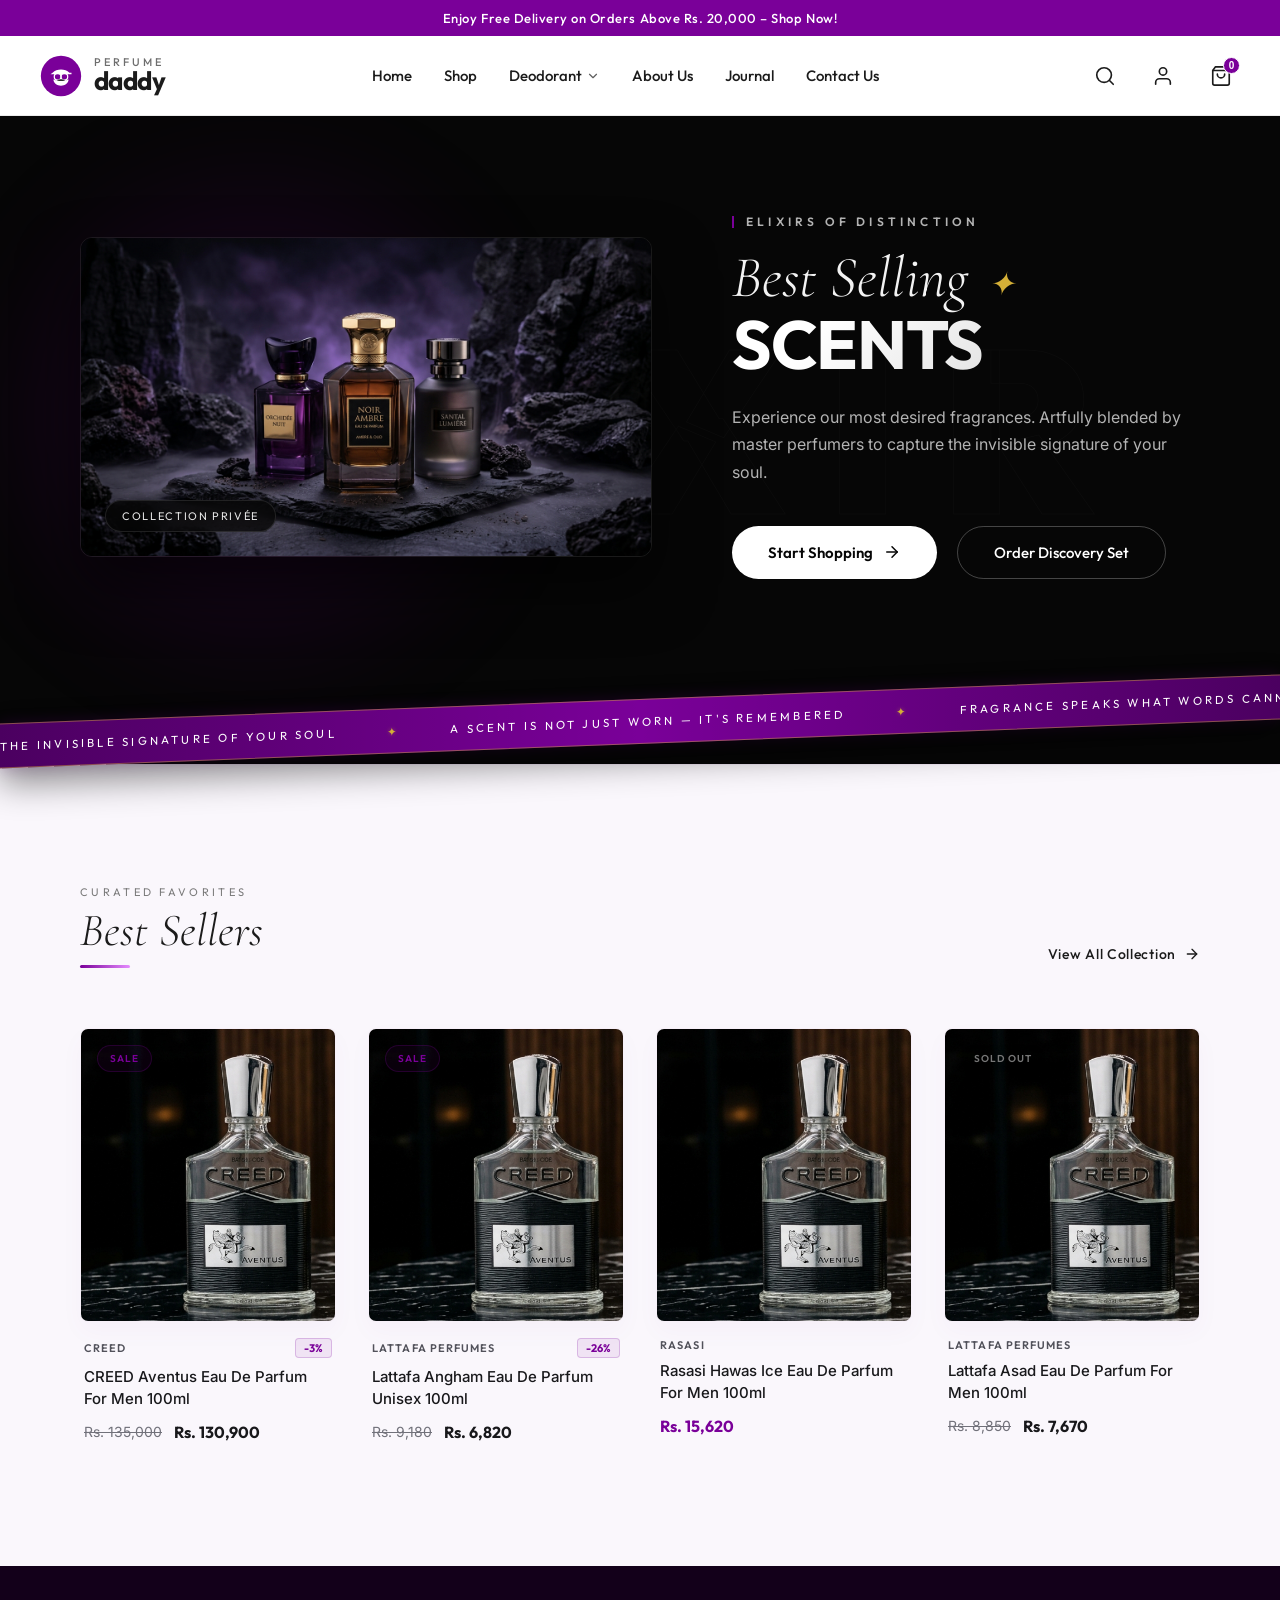
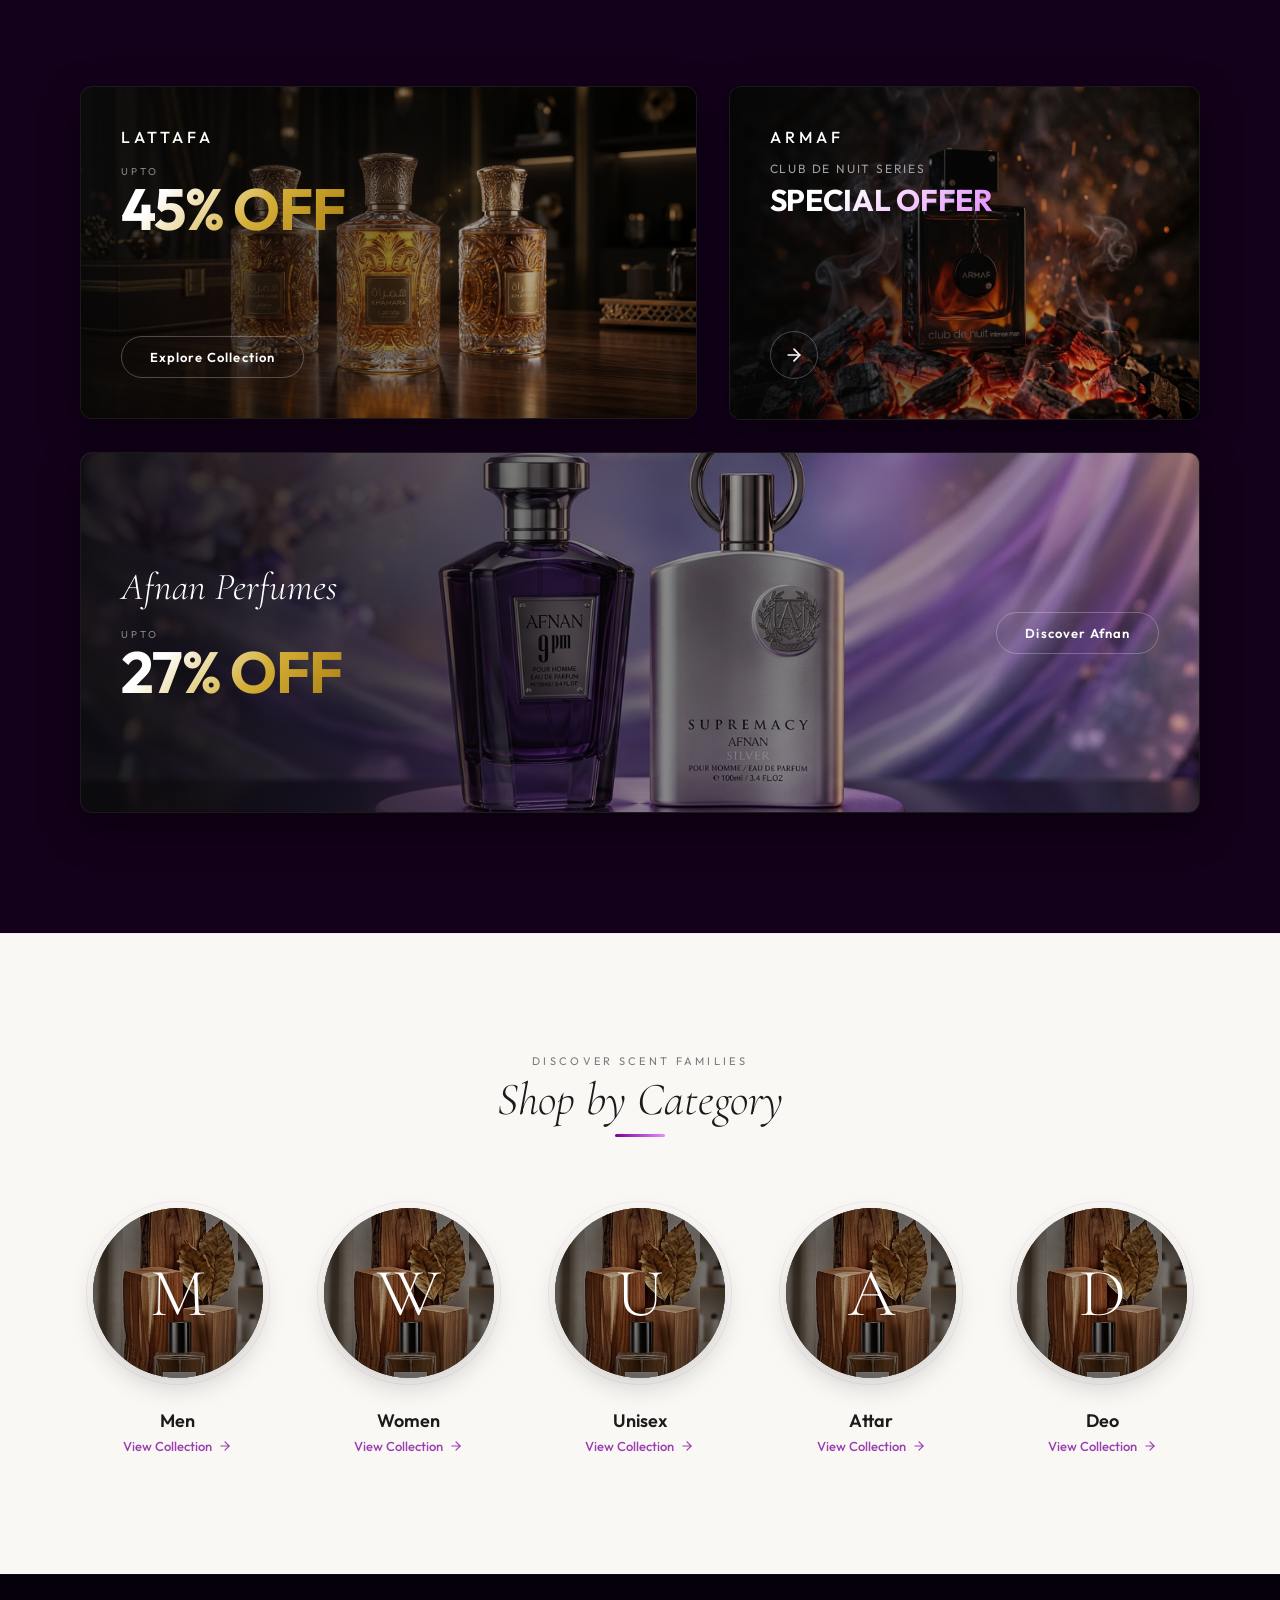
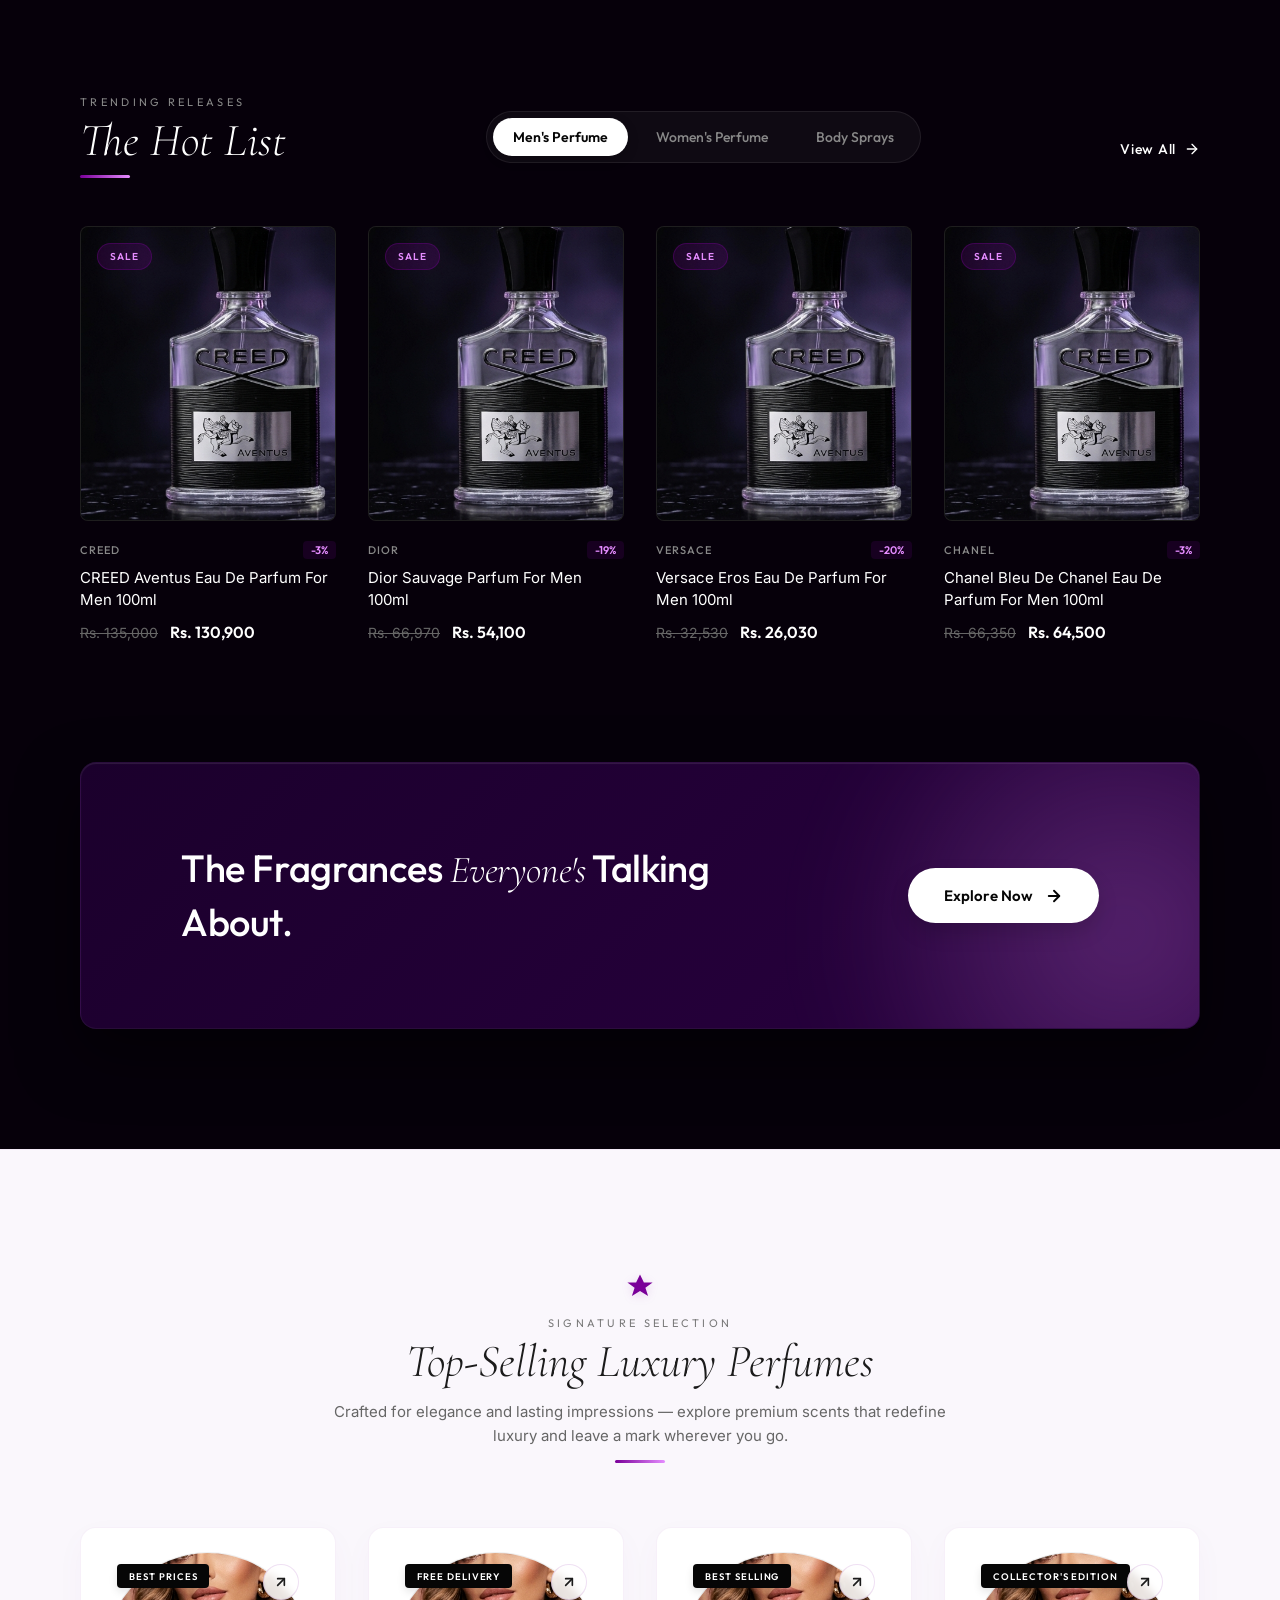
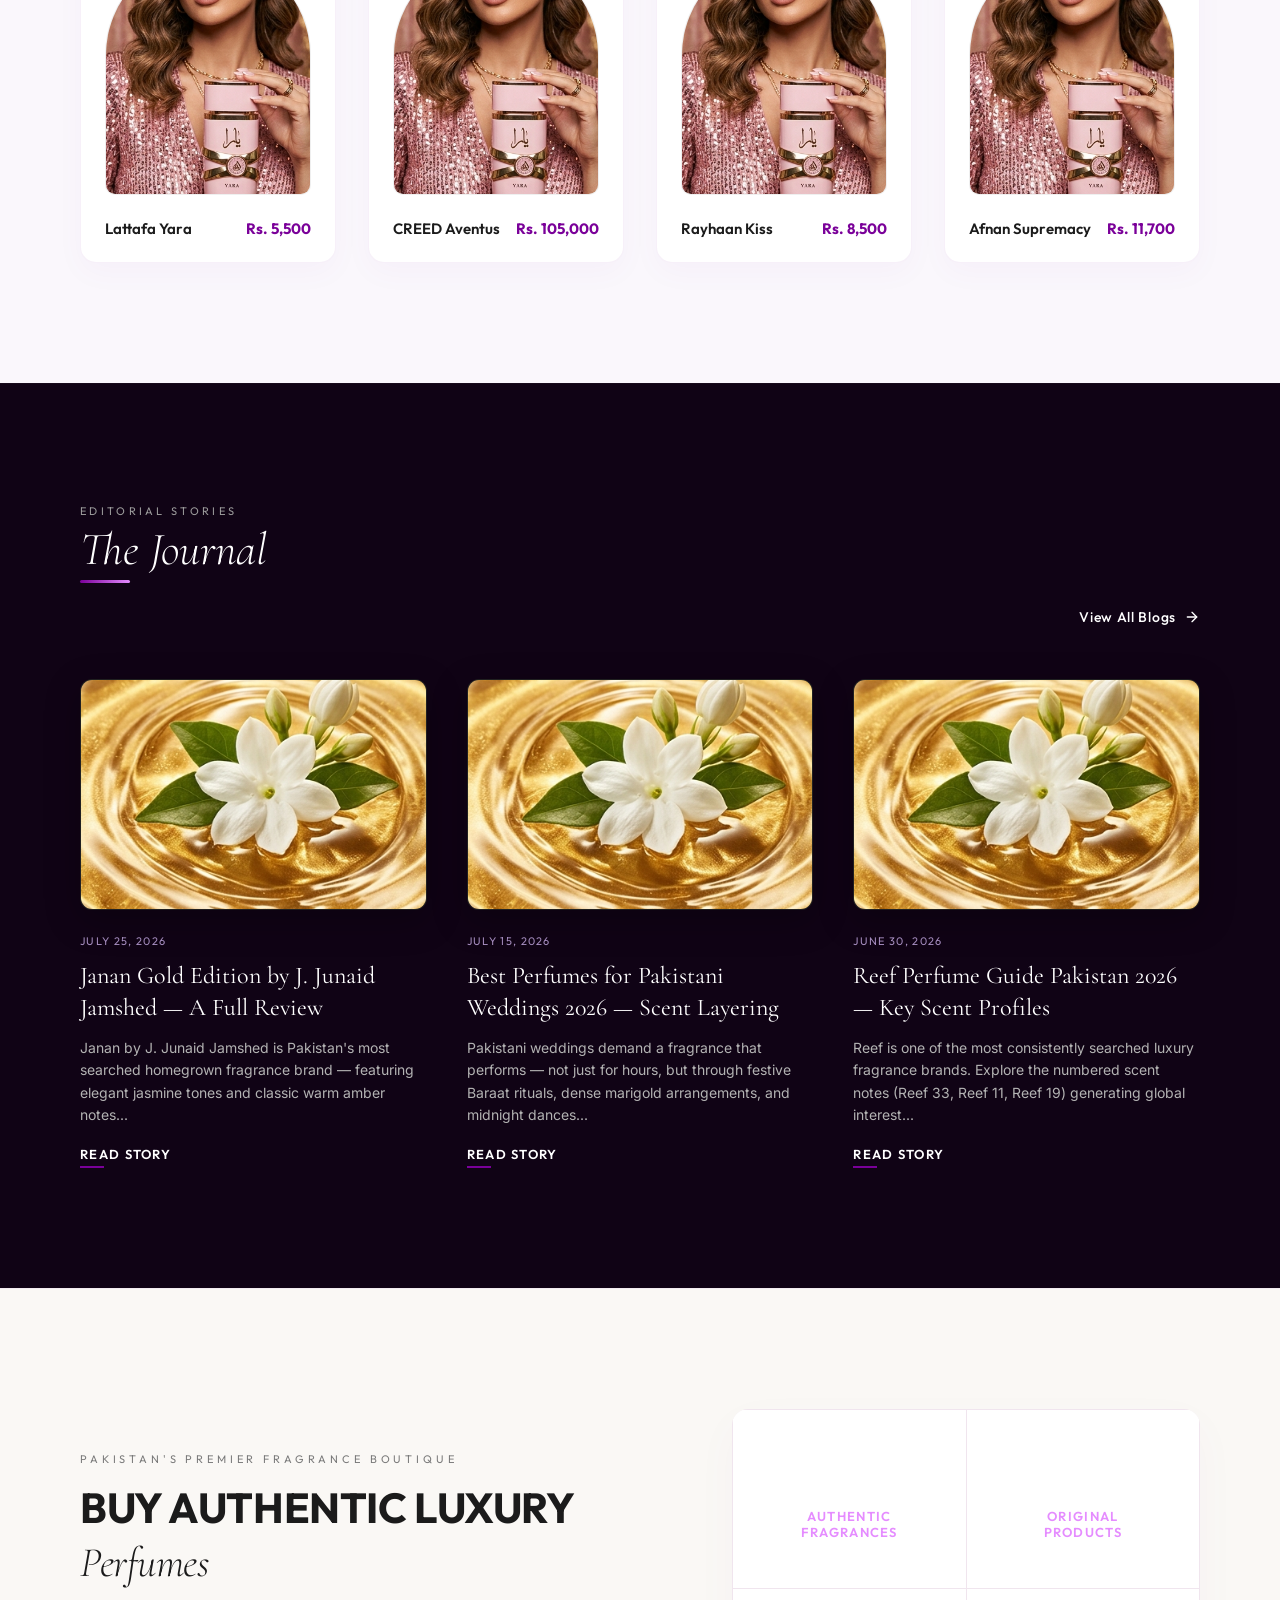
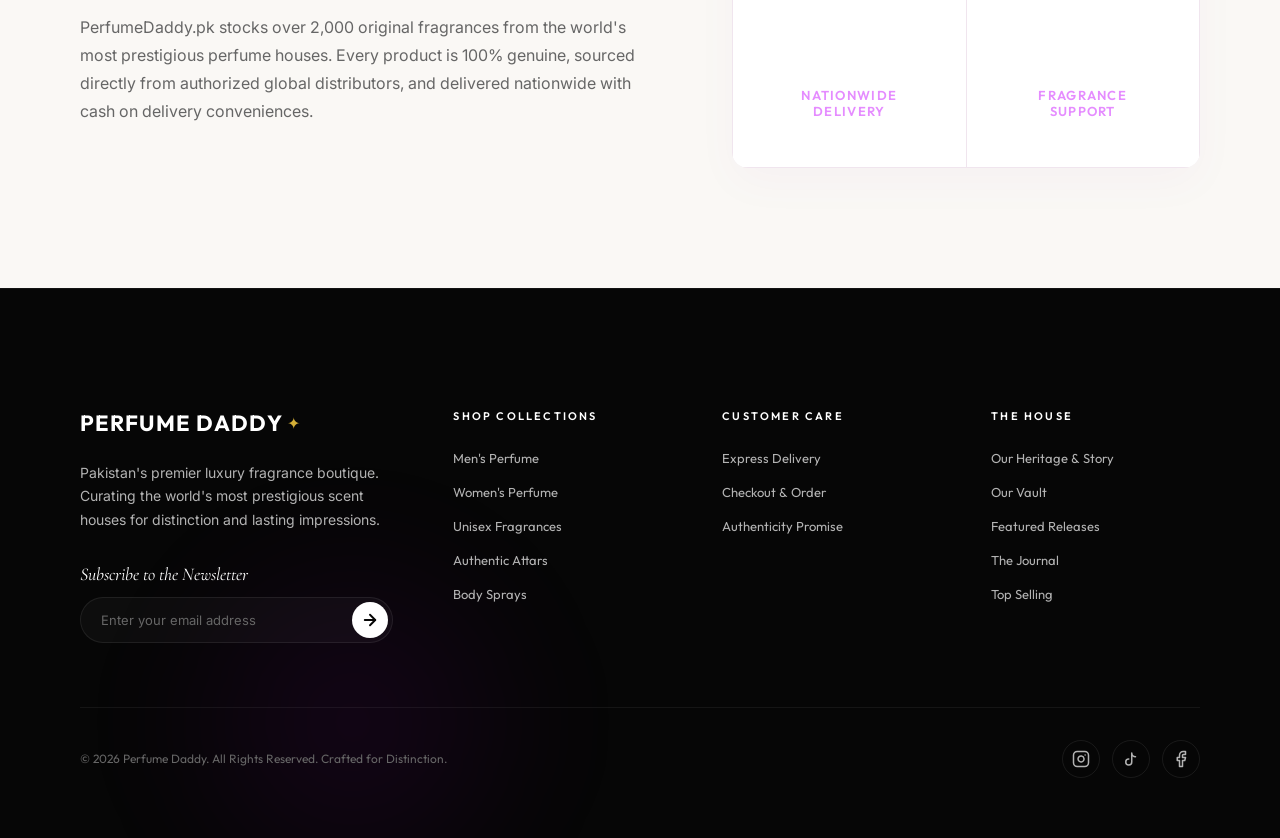
<file: index.html>
<!DOCTYPE html>
<html lang="en">
<head>
  <meta charset="UTF-8">
  <meta name="viewport" content="width=device-width, initial-scale=1.0">
  <title>Perfume Daddy | Premium Fragrances</title>
  <meta name="description" content="Discover premium perfumes, attars, deodorants, and home fragrances. Enjoy free delivery on orders above Rs. 20,000.">
  
  <!-- Typography: Cormorant Garamond for luxury serif, Outfit for display/headings, Inter for body -->
  <link rel="preconnect" href="https://fonts.googleapis.com">
  <link rel="preconnect" href="https://fonts.gstatic.com" crossorigin>
  <link href="https://fonts.googleapis.com/css2?family=Cormorant+Garamond:ital,wght@0,300;0,400;0,500;0,600;1,400&family=Inter:wght@400;500;600&family=Outfit:wght@400;500;600;700&display=swap" rel="stylesheet">
  
  <!-- CSS Stylesheet -->
  <link rel="stylesheet" href="index.css">
</head>
<body>

  <!-- Announcement Bar -->
  <div class="announcement-bar">
    <div class="announcement-content">
      <span>Enjoy Free Delivery on Orders Above Rs. 20,000 – Shop Now!</span>
    </div>
  </div>

  <!-- Header -->
  <header class="site-header">
    <div class="header-container">
      
      <!-- Mobile Menu Trigger -->
      <button class="mobile-menu-trigger" aria-label="Toggle Menu" id="menuBtn">
        <svg viewBox="0 0 24 24" width="24" height="24" stroke="currentColor" stroke-width="2" fill="none" stroke-linecap="round" stroke-linejoin="round">
          <line x1="3" y1="12" x2="21" y2="12"></line>
          <line x1="3" y1="6" x2="21" y2="6"></line>
          <line x1="3" y1="18" x2="21" y2="18"></line>
        </svg>
      </button>

      <!-- Logo -->
      <a href="/" class="logo-link" aria-label="Perfume Daddy Home">
        <div class="logo-wrapper">
          <!-- Stylized Avatar Icon (Circle + Hipster Character) -->
          <svg class="logo-avatar" viewBox="0 0 100 100" width="42" height="42">
            <circle cx="50" cy="50" r="48" fill="#7A0099" />
            <!-- Cap -->
            <path d="M30 42 C 40 32, 60 32, 70 42 L 75 42 L 75 46 L 25 46 Z" fill="#ffffff" />
            <!-- Glasses -->
            <circle cx="42" cy="52" r="8" stroke="#ffffff" stroke-width="3" fill="none" />
            <circle cx="58" cy="52" r="8" stroke="#ffffff" stroke-width="3" fill="none" />
            <line x1="50" y1="52" x2="50" y2="52" stroke="#ffffff" stroke-width="3" />
            <!-- Beard & Face -->
            <path d="M32 58 C 32 78, 68 78, 68 58 C 68 62, 32 62, 32 58 Z" fill="#ffffff" />
            <!-- Mustache -->
            <path d="M40 60 Q 50 56 60 60 Q 50 64 40 60 Z" fill="#2d2d2d" />
          </svg>
          <div class="logo-text-group">
            <span class="logo-subtitle">perfume</span>
            <span class="logo-title">daddy</span>
          </div>
        </div>
      </a>

      <!-- Desktop Navigation Menu -->
      <nav class="desktop-nav" aria-label="Primary Navigation">
        <ul class="nav-list">
          <li class="nav-item">
            <a href="index.html" class="nav-link active">Home</a>
          </li>
          
          <li class="nav-item">
            <a href="shop.html" class="nav-link">Shop</a>
          </li>

          <li class="nav-item has-dropdown">
            <a href="shop.html?category=deo" class="nav-link">
              Deodorant
              <svg class="dropdown-chevron" viewBox="0 0 24 24" width="14" height="14" stroke="currentColor" stroke-width="2" fill="none" stroke-linecap="round" stroke-linejoin="round">
                <polyline points="6 9 12 15 18 9"></polyline>
              </svg>
            </a>
            <div class="dropdown-panel mini-dropdown">
              <ul>
                <li><a href="shop.html?gender=men">For Men</a></li>
                <li><a href="shop.html?gender=women">For Women</a></li>
                <li><a href="shop.html?gender=unisex">Unisex</a></li>
              </ul>
            </div>
          </li>
          
          <li class="nav-item">
            <a href="about.html" class="nav-link">About Us</a>
          </li>
          
          <li class="nav-item">
            <a href="blog.html" class="nav-link">Journal</a>
          </li>

          <li class="nav-item">
            <a href="contact.html" class="nav-link">Contact Us</a>
          </li>
        </ul>
      </nav>

      <!-- Action Utility Icons -->
      <div class="header-utilities">
        <button class="utility-btn utility-search-btn" id="searchBtn" aria-label="Search Catalog">
          <svg viewBox="0 0 24 24" width="22" height="22" stroke="currentColor" stroke-width="1.8" fill="none" stroke-linecap="round" stroke-linejoin="round">
            <circle cx="11" cy="11" r="8"></circle>
            <line x1="21" y1="21" x2="16.65" y2="16.65"></line>
          </svg>
        </button>
        
        <a href="/account" class="utility-btn utility-account-btn" aria-label="My Account">
          <svg viewBox="0 0 24 24" width="22" height="22" stroke="currentColor" stroke-width="1.8" fill="none" stroke-linecap="round" stroke-linejoin="round">
            <path d="M20 21v-2a4 4 0 0 0-4-4H8a4 4 0 0 0-4 4v2"></path>
            <circle cx="12" cy="7" r="4"></circle>
          </svg>
        </a>
        
        <button class="utility-btn cart-btn" id="cartBtn" aria-label="Shopping Cart">
          <svg viewBox="0 0 24 24" width="22" height="22" stroke="currentColor" stroke-width="1.8" fill="none" stroke-linecap="round" stroke-linejoin="round">
            <path d="M6 2L3 6v14a2 2 0 0 0 2 2h14a2 2 0 0 0 2-2V6l-3-4z"></path>
            <line x1="3" y1="6" x2="21" y2="6"></line>
            <path d="M16 10a4 4 0 0 1-8 0"></path>
          </svg>
          <span class="cart-badge">0</span>
        </button>
      </div>

    </div>
  </header>

  <!-- Interactive Slide-out Search Panel -->
  <div class="search-overlay" id="searchOverlay">
    <div class="search-container">
      <div class="search-box">
        <svg class="search-box-icon" viewBox="0 0 24 24" width="20" height="20" stroke="currentColor" stroke-width="2" fill="none" stroke-linecap="round" stroke-linejoin="round">
          <circle cx="11" cy="11" r="8"></circle>
          <line x1="21" y1="21" x2="16.65" y2="16.65"></line>
        </svg>
        <input type="text" placeholder="Search for perfumes, brands, notes..." aria-label="Search" id="searchInput">
        <button class="search-close-btn" id="closeSearchBtn" aria-label="Close Search">
          <svg viewBox="0 0 24 24" width="24" height="24" stroke="currentColor" stroke-width="2" fill="none" stroke-linecap="round" stroke-linejoin="round">
            <line x1="18" y1="6" x2="6" y2="18"></line>
            <line x1="6" y1="6" x2="18" y2="18"></line>
          </svg>
        </button>
      </div>
      <div class="search-suggestions">
        <p class="suggestion-title">Popular Searches</p>
        <div class="suggestion-tags">
          <a href="shop.html?q=creed" class="tag">Creed Aventus</a>
          <a href="shop.html?q=lattafa" class="tag">Lattafa Angham</a>
          <a href="shop.html?q=hawas" class="tag">Rasasi Hawas Ice</a>
          <a href="shop.html?q=sauvage" class="tag">Dior Sauvage</a>
        </div>
      </div>
    </div>
  </div>

  <!-- Interactive Slide-out Cart Drawer -->
  <div class="cart-drawer-overlay" id="cartDrawerOverlay">
    <div class="cart-drawer">
      <div class="cart-drawer-header">
        <h2>Your Bag</h2>
        <button class="cart-close-btn" id="closeCartBtn" aria-label="Close Cart">
          <svg viewBox="0 0 24 24" width="24" height="24" stroke="currentColor" stroke-width="2" fill="none" stroke-linecap="round" stroke-linejoin="round">
            <line x1="18" y1="6" x2="6" y2="18"></line>
            <line x1="6" y1="6" x2="18" y2="18"></line>
          </svg>
        </button>
      </div>
      
      <div class="cart-drawer-body">
        <!-- Empty Cart State -->
        <div class="empty-cart-state">
          <svg viewBox="0 0 24 24" width="48" height="48" stroke="#ccc" stroke-width="1.5" fill="none" stroke-linecap="round" stroke-linejoin="round">
            <path d="M6 2L3 6v14a2 2 0 0 0 2 2h14a2 2 0 0 0 2-2V6l-3-4z"></path>
            <line x1="3" y1="6" x2="21" y2="6"></line>
            <path d="M16 10a4 4 0 0 1-8 0"></path>
          </svg>
          <p>Your bag is empty.</p>
          <a href="shop.html" class="btn-primary">Browse Perfumes</a>
        </div>
      </div>
    </div>
  </div>

  <!-- Mobile Menu Drawer -->
  <div class="mobile-drawer-overlay" id="mobileDrawerOverlay">
    <div class="mobile-drawer">
      <div class="mobile-drawer-header">
        <span class="mobile-logo-text">perfume daddy</span>
        <button class="mobile-close-btn" id="closeMenuBtn" aria-label="Close Menu">
          <svg viewBox="0 0 24 24" width="24" height="24" stroke="currentColor" stroke-width="2" fill="none" stroke-linecap="round" stroke-linejoin="round">
            <line x1="18" y1="6" x2="6" y2="18"></line>
            <line x1="6" y1="6" x2="18" y2="18"></line>
          </svg>
        </button>
      </div>
      <div class="mobile-drawer-body">
        <!-- Quick Actions (Search & Account) -->
        <div class="mobile-drawer-utilities">
          <button class="mobile-search-trigger" id="drawerSearchBtn" aria-label="Search Catalog">
            <svg viewBox="0 0 24 24" width="18" height="18" stroke="currentColor" stroke-width="2" fill="none" stroke-linecap="round" stroke-linejoin="round">
              <circle cx="11" cy="11" r="8"></circle>
              <line x1="21" y1="21" x2="16.65" y2="16.65"></line>
            </svg>
            <span>Search catalog...</span>
          </button>
          
          <a href="#account" class="mobile-account-card">
            <div class="mobile-account-avatar">
              <svg viewBox="0 0 24 24" width="18" height="18" stroke="currentColor" stroke-width="1.8" fill="none" stroke-linecap="round" stroke-linejoin="round">
                <path d="M20 21v-2a4 4 0 0 0-4-4H8a4 4 0 0 0-4 4v2"></path>
                <circle cx="12" cy="7" r="4"></circle>
              </svg>
            </div>
            <div class="mobile-account-info">
              <span class="mobile-account-name">My Account</span>
              <span class="mobile-account-desc">Sign in or view orders</span>
            </div>
            <svg class="mobile-account-arrow" viewBox="0 0 24 24" width="16" height="16" stroke="currentColor" stroke-width="2" fill="none" stroke-linecap="round" stroke-linejoin="round">
              <polyline points="9 18 15 12 9 6"></polyline>
            </svg>
          </a>
        </div>

        <div class="mobile-drawer-divider"></div>

        <ul class="mobile-nav-list">
          <li class="mobile-nav-item"><a href="index.html" class="mobile-nav-link active">Home</a></li>
          <li class="mobile-nav-item"><a href="shop.html" class="mobile-nav-link">Shop</a></li>
          <li class="mobile-nav-item"><a href="shop.html?category=deo" class="mobile-nav-link">Deodorant</a></li>
          <li class="mobile-nav-item"><a href="about.html" class="mobile-nav-link">About Us</a></li>
          <li class="mobile-nav-item"><a href="blog.html" class="mobile-nav-link">Journal</a></li>
          <li class="mobile-nav-item"><a href="contact.html" class="mobile-nav-link">Contact Us</a></li>
        </ul>
      </div>
    </div>
  </div>

  <!-- Main Content Area -->
  <main class="page-content">
    <section class="luxury-hero">
      <div class="hero-watermark">ELIXIR</div>
      <div class="hero-bg-glow"></div>
      <div class="hero-grid-container">
        
        <!-- Left Column: Visual Showcase -->
        <div class="hero-visual-column">
          <div class="product-frame">
            <img src="assets/images/hero_perfumes.jpg" alt="Premium luxury perfume bottles showcase: Orchidée Nuit, Noir Ambre, and Santal Lumière on slate pedestals" class="hero-product-img" loading="eager" fetchpriority="high" width="1600" height="900">
            <div class="frame-ambient-shadow"></div>
            <div class="frame-tag">Collection Privée</div>
          </div>
        </div>

        <!-- Right Column: Editorial Copy -->
        <div class="hero-text-column">
          <span class="hero-supheading">Elixirs of Distinction</span>
          <h1 class="hero-heading">
            <span class="serif-title">Best Selling <span class="gold-spark">✦</span></span>
            <span class="sans-title">Scents</span>
          </h1>
          <p class="hero-description">
            Experience our most desired fragrances. Artfully blended by master perfumers to capture the invisible signature of your soul.
          </p>
          <div class="hero-cta-group">
            <a href="shop.html" class="btn-luxury-primary">
              Start Shopping
              <svg class="cta-arrow" viewBox="0 0 24 24" width="18" height="18" stroke="currentColor" stroke-width="2" fill="none" stroke-linecap="round" stroke-linejoin="round">
                <line x1="5" y1="12" x2="19" y2="12"></line>
                <polyline points="12 5 19 12 12 19"></polyline>
              </svg>
            </a>
            <a href="shop.html?category=gift-set" class="btn-luxury-secondary">Order Discovery Set</a>
          </div>
        </div>

      </div>
    </section>

    <!-- Tilted Ribbon Marquee -->
    <div class="tilted-ticker-wrapper">
      <div class="tilted-ticker-bar">
        <div class="ticker-track">
          <div class="ticker-content">
            <span>The invisible signature of your soul</span>
            <span class="ticker-divider">✦</span>
            <span>A scent is not just worn — it's remembered</span>
            <span class="ticker-divider">✦</span>
            <span>Fragrance speaks what words cannot express</span>
            <span class="ticker-divider">✦</span>
            <span>The invisible signature of your soul</span>
            <span class="ticker-divider">✦</span>
            <span>A scent is not just worn — it's remembered</span>
            <span class="ticker-divider">✦</span>
            <span>Fragrance speaks what words cannot express</span>
            <span class="ticker-divider">✦</span>
          </div>
          <div class="ticker-content" aria-hidden="true">
            <span>The invisible signature of your soul</span>
            <span class="ticker-divider">✦</span>
            <span>A scent is not just worn — it's remembered</span>
            <span class="ticker-divider">✦</span>
            <span>Fragrance speaks what words cannot express</span>
            <span class="ticker-divider">✦</span>
            <span>The invisible signature of your soul</span>
            <span class="ticker-divider">✦</span>
            <span>A scent is not just worn — it's remembered</span>
            <span class="ticker-divider">✦</span>
            <span>Fragrance speaks what words cannot express</span>
            <span class="ticker-divider">✦</span>
          </div>
        </div>
      </div>
    </div>

    <!-- Luxury Best Sellers Section -->
    <section class="best-sellers-section">
      <div class="section-container">
        
        <!-- Section Header -->
        <div class="section-header">
          <div class="header-title-wrapper">
            <span class="section-supheading">Curated Favorites</span>
            <h2 class="section-title">Best Sellers</h2>
            <div class="title-accent-bar"></div>
          </div>
          <a href="shop.html" class="btn-view-all">
            View All Collection
            <svg class="view-all-arrow" viewBox="0 0 24 24" width="16" height="16" stroke="currentColor" stroke-width="2" fill="none" stroke-linecap="round" stroke-linejoin="round">
              <line x1="5" y1="12" x2="19" y2="12"></line>
              <polyline points="12 5 19 12 12 19"></polyline>
            </svg>
          </a>
        </div>

        <!-- Product Grid -->
        <div class="product-grid">
          
          <!-- Card 1: Creed Aventus -->
          <div class="product-card">
            <div class="product-image-wrapper">
              <span class="product-badge sale">Sale</span>
              <img src="assets/images/best_sellers.jpg" alt="Creed Aventus Eau De Parfum For Men 100ml" class="product-img img-pos-1">
              <button class="btn-quick-add" aria-label="Add Creed Aventus to Bag">Add to Bag</button>
            </div>
            <div class="product-info">
              <div class="brand-row">
                <span class="brand-name">Creed</span>
                <span class="discount-tag">-3%</span>
              </div>
              <h3 class="product-title"><a href="product.html">CREED Aventus Eau De Parfum For Men 100ml</a></h3>
              <div class="price-row">
                <span class="price-original">Rs. 135,000</span>
                <span class="price-current">Rs. 130,900</span>
              </div>
            </div>
          </div>

          <!-- Card 2: Lattafa Angham -->
          <div class="product-card">
            <div class="product-image-wrapper">
              <span class="product-badge sale">Sale</span>
              <img src="assets/images/best_sellers.jpg" alt="Lattafa Angham Eau De Parfum Unisex 100ml" class="product-img img-pos-2">
              <button class="btn-quick-add" aria-label="Add Lattafa Angham to Bag">Add to Bag</button>
            </div>
            <div class="product-info">
              <div class="brand-row">
                <span class="brand-name">Lattafa Perfumes</span>
                <span class="discount-tag">-26%</span>
              </div>
              <h3 class="product-title"><a href="product.html">Lattafa Angham Eau De Parfum Unisex 100ml</a></h3>
              <div class="price-row">
                <span class="price-original">Rs. 9,180</span>
                <span class="price-current">Rs. 6,820</span>
              </div>
            </div>
          </div>

          <!-- Card 3: Rasasi Hawas Ice -->
          <div class="product-card">
            <div class="product-image-wrapper">
              <img src="assets/images/best_sellers.jpg" alt="Rasasi Hawas Ice Eau De Parfum For Men 100ml" class="product-img img-pos-3">
              <button class="btn-quick-add" aria-label="Add Rasasi Hawas Ice to Bag">Add to Bag</button>
            </div>
            <div class="product-info">
              <div class="brand-row">
                <span class="brand-name">Rasasi</span>
              </div>
              <h3 class="product-title"><a href="product.html">Rasasi Hawas Ice Eau De Parfum For Men 100ml</a></h3>
              <div class="price-row">
                <span class="price-current font-highlight">Rs. 15,620</span>
              </div>
            </div>
          </div>

          <!-- Card 4: Lattafa Asad -->
          <div class="product-card">
            <div class="product-image-wrapper">
              <span class="product-badge sold-out">Sold out</span>
              <img src="assets/images/best_sellers.jpg" alt="Lattafa Asad Eau De Parfum For Men 100ml" class="product-img img-pos-4">
              <button class="btn-quick-add disabled" disabled aria-label="Lattafa Asad Sold Out">Sold Out</button>
            </div>
            <div class="product-info">
              <div class="brand-row">
                <span class="brand-name">Lattafa Perfumes</span>
              </div>
              <h3 class="product-title"><a href="product.html">Lattafa Asad Eau De Parfum For Men 100ml</a></h3>
              <div class="price-row">
                <span class="price-original">Rs. 8,850</span>
                <span class="price-current">Rs. 7,670</span>
              </div>
            </div>
          </div>

        </div>
      </div>
    </section>

    <!-- Luxury Promotional Campaigns Section -->
    <section class="promo-campaigns-section">
      <div class="promo-container">
        
        <!-- Row 1 Banners -->
        <div class="promo-row-top">
          
          <!-- Card 1: Lattafa Promo -->
          <div class="promo-card lattafa-card">
            <div class="promo-image-container">
              <img src="assets/images/promo_lattafa.jpg" alt="Lattafa Khamrah Luxury Perfumes" class="promo-img">
            </div>
            <div class="promo-overlay">
              <div class="promo-text-group">
                <span class="promo-brand">Lattafa</span>
                <span class="promo-label">Upto</span>
                <h3 class="promo-discount">45% Off</h3>
              </div>
              <a href="shop.html?q=lattafa" class="btn-promo-luxury">Explore Collection</a>
            </div>
          </div>

          <!-- Card 2: Armaf Club de Nuit Promo -->
          <div class="promo-card armaf-card">
            <div class="promo-image-container">
              <img src="assets/images/promo_club_de_nuit.jpg" alt="Club de Nuit Intense Man" class="promo-img">
            </div>
            <div class="promo-overlay">
              <div class="promo-text-group">
                <span class="promo-brand">Armaf</span>
                <span class="promo-tagline">Club De Nuit Series</span>
                <h3 class="promo-discount-small">Special Offer</h3>
              </div>
              <a href="shop.html?q=armaf" class="btn-promo-luxury-circle" aria-label="Explore Armaf">
                <svg viewBox="0 0 24 24" width="20" height="20" stroke="currentColor" stroke-width="2" fill="none" stroke-linecap="round" stroke-linejoin="round">
                  <line x1="5" y1="12" x2="19" y2="12"></line>
                  <polyline points="12 5 19 12 12 19"></polyline>
                </svg>
              </a>
            </div>
          </div>

        </div>

        <!-- Row 2 Banners (Full Width Afnan) -->
        <div class="promo-row-bottom">
          
          <!-- Card 3: Afnan Promo -->
          <div class="promo-card afnan-card">
            <div class="promo-image-container">
              <img src="assets/images/promo_afnan.jpg" alt="Afnan 9PM and Supremacy Perfumes" class="promo-img">
            </div>
            <div class="promo-overlay horizontal-overlay">
              <div class="promo-text-group">
                <span class="promo-brand-display">Afnan Perfumes</span>
                <span class="promo-label">Upto</span>
                <h3 class="promo-discount">27% Off</h3>
              </div>
              <a href="shop.html?q=afnan" class="btn-promo-luxury">Discover Afnan</a>
            </div>
          </div>

        </div>

      </div>
    </section>

    <!-- Luxury Shop by Category Section -->
    <section class="category-selection-section">
      <div class="category-container">
        
        <!-- Section Header -->
        <div class="category-section-header">
          <span class="category-supheading">Discover Scent Families</span>
          <h2 class="category-title">Shop by Category</h2>
          <div class="title-accent-bar"></div>
        </div>

        <!-- Categories Grid -->
        <div class="category-grid">
          
          <!-- Category 1: Men -->
          <a href="shop.html?gender=men" class="category-card">
            <div class="category-circle-wrapper">
              <div class="category-circle">
                <img src="assets/images/categories.jpg" alt="Men's Fragrances Category" class="category-img pos-men">
                <div class="category-overlay">
                  <span class="category-initial">M</span>
                </div>
              </div>
            </div>
            <h3 class="category-name">Men</h3>
            <span class="category-link">
              View Collection
              <svg class="cat-link-arrow" viewBox="0 0 24 24" width="14" height="14" stroke="currentColor" stroke-width="2" fill="none" stroke-linecap="round" stroke-linejoin="round">
                <line x1="5" y1="12" x2="19" y2="12"></line>
                <polyline points="12 5 19 12 12 19"></polyline>
              </svg>
            </span>
          </a>

          <!-- Category 2: Women -->
          <a href="shop.html?gender=women" class="category-card">
            <div class="category-circle-wrapper">
              <div class="category-circle">
                <img src="assets/images/categories.jpg" alt="Women's Fragrances Category" class="category-img pos-women">
                <div class="category-overlay">
                  <span class="category-initial">W</span>
                </div>
              </div>
            </div>
            <h3 class="category-name">Women</h3>
            <span class="category-link">
              View Collection
              <svg class="cat-link-arrow" viewBox="0 0 24 24" width="14" height="14" stroke="currentColor" stroke-width="2" fill="none" stroke-linecap="round" stroke-linejoin="round">
                <line x1="5" y1="12" x2="19" y2="12"></line>
                <polyline points="12 5 19 12 12 19"></polyline>
              </svg>
            </span>
          </a>

          <!-- Category 3: Unisex -->
          <a href="shop.html?gender=unisex" class="category-card">
            <div class="category-circle-wrapper">
              <div class="category-circle">
                <img src="assets/images/categories.jpg" alt="Unisex Fragrances Category" class="category-img pos-unisex">
                <div class="category-overlay">
                  <span class="category-initial">U</span>
                </div>
              </div>
            </div>
            <h3 class="category-name">Unisex</h3>
            <span class="category-link">
              View Collection
              <svg class="cat-link-arrow" viewBox="0 0 24 24" width="14" height="14" stroke="currentColor" stroke-width="2" fill="none" stroke-linecap="round" stroke-linejoin="round">
                <line x1="5" y1="12" x2="19" y2="12"></line>
                <polyline points="12 5 19 12 12 19"></polyline>
              </svg>
            </span>
          </a>

          <!-- Category 4: Attar -->
          <a href="shop.html?category=attar" class="category-card">
            <div class="category-circle-wrapper">
              <div class="category-circle">
                <img src="assets/images/categories.jpg" alt="Attars Category" class="category-img pos-attar">
                <div class="category-overlay">
                  <span class="category-initial">A</span>
                </div>
              </div>
            </div>
            <h3 class="category-name">Attar</h3>
            <span class="category-link">
              View Collection
              <svg class="cat-link-arrow" viewBox="0 0 24 24" width="14" height="14" stroke="currentColor" stroke-width="2" fill="none" stroke-linecap="round" stroke-linejoin="round">
                <line x1="5" y1="12" x2="19" y2="12"></line>
                <polyline points="12 5 19 12 12 19"></polyline>
              </svg>
            </span>
          </a>

          <!-- Category 5: Deo -->
          <a href="shop.html?category=deo" class="category-card">
            <div class="category-circle-wrapper">
              <div class="category-circle">
                <img src="assets/images/categories.jpg" alt="Deodorants Category" class="category-img pos-deo">
                <div class="category-overlay">
                  <span class="category-initial">D</span>
                </div>
              </div>
            </div>
            <h3 class="category-name">Deo</h3>
            <span class="category-link">
              View Collection
              <svg class="cat-link-arrow" viewBox="0 0 24 24" width="14" height="14" stroke="currentColor" stroke-width="2" fill="none" stroke-linecap="round" stroke-linejoin="round">
                <line x1="5" y1="12" x2="19" y2="12"></line>
                <polyline points="12 5 19 12 12 19"></polyline>
              </svg>
            </span>
          </a>

        </div>

      </div>
    </section>

    <!-- Luxury The Hot List Tabs Section -->
    <section class="hot-list-section">
      <div class="section-container">
        
        <!-- Section Header with Tabs -->
        <div class="hot-list-header">
          <div class="hot-list-title-group">
            <span class="hot-list-supheading">Trending Releases</span>
            <h2 class="hot-list-title">The Hot List</h2>
          </div>
          
          <!-- Category Tabs -->
          <div class="hot-list-tabs" role="tablist" aria-label="Fragrance Collections">
            <button class="tab-btn active" role="tab" aria-selected="true" aria-controls="men-panel" id="tab-men">Men's Perfume</button>
            <button class="tab-btn" role="tab" aria-selected="false" aria-controls="women-panel" id="tab-women">Women's Perfume</button>
            <button class="tab-btn" role="tab" aria-selected="false" aria-controls="body-sprays-panel" id="tab-sprays">Body Sprays</button>
          </div>

          <a href="shop.html" class="btn-view-all-light">
            View All
            <svg class="view-all-arrow" viewBox="0 0 24 24" width="16" height="16" stroke="currentColor" stroke-width="2" fill="none" stroke-linecap="round" stroke-linejoin="round">
              <line x1="5" y1="12" x2="19" y2="12"></line>
              <polyline points="12 5 19 12 12 19"></polyline>
            </svg>
          </a>
        </div>

        <div class="title-accent-bar-left"></div>

        <!-- Hot List Men Grid (Active by default) -->
        <div class="hot-list-grid active" id="men-panel" role="tabpanel" aria-labelledby="tab-men">
          
          <!-- Card 1: Creed Aventus -->
          <div class="hot-card">
            <div class="hot-image-wrapper">
              <span class="hot-badge sale">Sale</span>
              <img src="assets/images/hot_list.jpg" alt="Creed Aventus" class="hot-img hot-pos-1">
              <button class="btn-quick-add-dark" aria-label="Add Creed Aventus to Bag">Add to Bag</button>
            </div>
            <div class="hot-info">
              <div class="hot-brand-row">
                <span class="hot-brand">Creed</span>
                <span class="hot-discount">-3%</span>
              </div>
              <h3 class="hot-card-title"><a href="product.html">CREED Aventus Eau De Parfum For Men 100ml</a></h3>
              <div class="hot-price-row">
                <span class="hot-price-original">Rs. 135,000</span>
                <span class="hot-price-current">Rs. 130,900</span>
              </div>
            </div>
          </div>

          <!-- Card 2: Dior Sauvage -->
          <div class="hot-card">
            <div class="hot-image-wrapper">
              <span class="hot-badge sale">Sale</span>
              <img src="assets/images/hot_list.jpg" alt="Dior Sauvage" class="hot-img hot-pos-2">
              <button class="btn-quick-add-dark" aria-label="Add Dior Sauvage to Bag">Add to Bag</button>
            </div>
            <div class="hot-info">
              <div class="hot-brand-row">
                <span class="hot-brand">Dior</span>
                <span class="hot-discount">-19%</span>
              </div>
              <h3 class="hot-card-title"><a href="product.html">Dior Sauvage Parfum For Men 100ml</a></h3>
              <div class="hot-price-row">
                <span class="hot-price-original">Rs. 66,970</span>
                <span class="hot-price-current">Rs. 54,100</span>
              </div>
            </div>
          </div>

          <!-- Card 3: Versace Eros -->
          <div class="hot-card">
            <div class="hot-image-wrapper">
              <span class="hot-badge sale">Sale</span>
              <img src="assets/images/hot_list.jpg" alt="Versace Eros" class="hot-img hot-pos-3">
              <button class="btn-quick-add-dark" aria-label="Add Versace Eros to Bag">Add to Bag</button>
            </div>
            <div class="hot-info">
              <div class="hot-brand-row">
                <span class="hot-brand">Versace</span>
                <span class="hot-discount">-20%</span>
              </div>
              <h3 class="hot-card-title"><a href="product.html">Versace Eros Eau De Parfum For Men 100ml</a></h3>
              <div class="hot-price-row">
                <span class="hot-price-original">Rs. 32,530</span>
                <span class="hot-price-current">Rs. 26,030</span>
              </div>
            </div>
          </div>

          <!-- Card 4: Bleu de Chanel -->
          <div class="hot-card">
            <div class="hot-image-wrapper">
              <span class="hot-badge sale">Sale</span>
              <img src="assets/images/hot_list.jpg" alt="Bleu de Chanel" class="hot-img hot-pos-4">
              <button class="btn-quick-add-dark" aria-label="Add Bleu de Chanel to Bag">Add to Bag</button>
            </div>
            <div class="hot-info">
              <div class="hot-brand-row">
                <span class="hot-brand">Chanel</span>
                <span class="hot-discount">-3%</span>
              </div>
              <h3 class="hot-card-title"><a href="product.html">Chanel Bleu De Chanel Eau De Parfum For Men 100ml</a></h3>
              <div class="hot-price-row">
                <span class="hot-price-original">Rs. 66,350</span>
                <span class="hot-price-current">Rs. 64,500</span>
              </div>
            </div>
          </div>

        </div>

      </div>
    </section>

    <!-- Luxury Floating CTA Banner Section -->
    <section class="luxury-cta-banner-section">
      <div class="cta-banner-container">
        <div class="cta-banner-glow"></div>
        <div class="cta-banner-content">
          <h2 class="cta-banner-heading">
            The Fragrances <span class="cta-serif-italic">Everyone's</span> Talking About.
          </h2>
          <a href="shop.html" class="btn-cta-luxury-pill">
            Explore Now
            <svg class="cta-pill-arrow" viewBox="0 0 24 24" width="18" height="18" stroke="currentColor" stroke-width="2.5" fill="none" stroke-linecap="round" stroke-linejoin="round">
              <line x1="5" y1="12" x2="19" y2="12"></line>
              <polyline points="12 5 19 12 12 19"></polyline>
            </svg>
          </a>
        </div>
      </div>
    </section>

    <!-- Luxury Top-Selling Luxury Perfumes Section -->
    <section class="top-selling-section">
      <div class="section-container">
        
        <!-- Center Section Header -->
        <div class="top-selling-header">
          <div class="top-selling-icon-wrap">
            <!-- Stylized Brand Crown / Seal Icon -->
            <svg viewBox="0 0 100 100" width="30" height="30" fill="currentColor" class="brand-seal-icon">
              <path d="M50 15 L 63 42 L 92 42 L 68 59 L 77 87 L 50 70 L 23 87 L 32 59 L 8 42 L 37 42 Z" fill="#7A0099" />
            </svg>
          </div>
          <span class="top-selling-supheading">Signature Selection</span>
          <h2 class="top-selling-title">Top-Selling Luxury Perfumes</h2>
          <p class="top-selling-subtitle">
            Crafted for elegance and lasting impressions — explore premium scents that redefine luxury and leave a mark wherever you go.
          </p>
          <div class="title-accent-bar-center"></div>
        </div>

        <!-- Top Selling Grid -->
        <div class="top-selling-grid">
          
          <!-- Card 1: Lattafa Yara -->
          <div class="top-card">
            <div class="top-card-inner">
              <div class="top-badge-wrapper">
                <span class="top-rect-badge">Best Prices</span>
              </div>
              <a href="product.html" class="top-arrow-btn" aria-label="View Lattafa Yara">
                <svg viewBox="0 0 24 24" width="16" height="16" stroke="currentColor" stroke-width="2.5" fill="none" stroke-linecap="round" stroke-linejoin="round">
                  <line x1="7" y1="17" x2="17" y2="7"></line>
                  <polyline points="7 7 17 7 17 17"></polyline>
                </svg>
              </a>
              <div class="top-image-arch">
                <img src="assets/images/top_selling.jpg" alt="Lattafa Yara" class="top-img pos-yara">
              </div>
              <div class="top-card-info">
                <span class="top-perfume-name">Lattafa Yara</span>
                <span class="top-perfume-price">Rs. 5,500</span>
              </div>
            </div>
          </div>

          <!-- Card 2: Creed Aventus -->
          <div class="top-card">
            <div class="top-card-inner">
              <div class="top-badge-wrapper">
                <span class="top-rect-badge">Free Delivery</span>
              </div>
              <a href="product.html" class="top-arrow-btn" aria-label="View Creed Aventus">
                <svg viewBox="0 0 24 24" width="16" height="16" stroke="currentColor" stroke-width="2.5" fill="none" stroke-linecap="round" stroke-linejoin="round">
                  <line x1="7" y1="17" x2="17" y2="7"></line>
                  <polyline points="7 7 17 7 17 17"></polyline>
                </svg>
              </a>
              <div class="top-image-arch">
                <img src="assets/images/top_selling.jpg" alt="Creed Aventus" class="top-img pos-aventus">
              </div>
              <div class="top-card-info">
                <span class="top-perfume-name">CREED Aventus</span>
                <span class="top-perfume-price">Rs. 105,000</span>
              </div>
            </div>
          </div>

          <!-- Card 3: Rayhaan Kiss -->
          <div class="top-card">
            <div class="top-card-inner">
              <div class="top-badge-wrapper">
                <span class="top-rect-badge">Best Selling</span>
              </div>
              <a href="product.html" class="top-arrow-btn" aria-label="View Rayhaan Kiss">
                <svg viewBox="0 0 24 24" width="16" height="16" stroke="currentColor" stroke-width="2.5" fill="none" stroke-linecap="round" stroke-linejoin="round">
                  <line x1="7" y1="17" x2="17" y2="7"></line>
                  <polyline points="7 7 17 7 17 17"></polyline>
                </svg>
              </a>
              <div class="top-image-arch">
                <img src="assets/images/top_selling.jpg" alt="Rayhaan Kiss" class="top-img pos-kiss">
              </div>
              <div class="top-card-info">
                <span class="top-perfume-name">Rayhaan Kiss</span>
                <span class="top-perfume-price">Rs. 8,500</span>
              </div>
            </div>
          </div>

          <!-- Card 4: Afnan Supremacy -->
          <div class="top-card">
            <div class="top-card-inner">
              <div class="top-badge-wrapper">
                <span class="top-rect-badge">Collector's Edition</span>
              </div>
              <a href="product.html" class="top-arrow-btn" aria-label="View Afnan Supremacy">
                <svg viewBox="0 0 24 24" width="16" height="16" stroke="currentColor" stroke-width="2.5" fill="none" stroke-linecap="round" stroke-linejoin="round">
                  <line x1="7" y1="17" x2="17" y2="7"></line>
                  <polyline points="7 7 17 7 17 17"></polyline>
                </svg>
              </a>
              <div class="top-image-arch">
                <img src="assets/images/top_selling.jpg" alt="Afnan Supremacy" class="top-img pos-supremacy">
              </div>
              <div class="top-card-info">
                <span class="top-perfume-name">Afnan Supremacy</span>
                <span class="top-perfume-price">Rs. 11,700</span>
              </div>
            </div>
          </div>

        </div>

      </div>
    </section>

    <!-- Luxury The Journal Section -->
    <section class="journal-section">
      <div class="section-container">
        
        <!-- Left Section Header -->
        <div class="journal-header">
          <div class="journal-title-group">
            <span class="journal-supheading">Editorial Stories</span>
            <h2 class="journal-title">The Journal</h2>
            <div class="title-accent-bar-left"></div>
          </div>
          
          <a href="/blogs/news" class="btn-view-all-light">
            View All Blogs
            <svg class="view-all-arrow" viewBox="0 0 24 24" width="16" height="16" stroke="currentColor" stroke-width="2" fill="none" stroke-linecap="round" stroke-linejoin="round">
              <line x1="5" y1="12" x2="19" y2="12"></line>
              <polyline points="12 5 19 12 12 19"></polyline>
            </svg>
          </a>
        </div>

        <!-- Journal Grid -->
        <div class="journal-grid">
          
          <!-- Blog Card 1 -->
          <article class="journal-card">
            <a href="/blogs/news/janan-gold" class="journal-img-link">
              <div class="journal-image-wrapper">
                <img src="assets/images/journal.jpg" alt="Janan Gold Edition by J. Junaid Jamshed" class="journal-img pos-janan">
              </div>
            </a>
            <div class="journal-info">
              <span class="journal-date">July 25, 2026</span>
              <h3 class="journal-card-title">
                <a href="/blogs/news/janan-gold">Janan Gold Edition by J. Junaid Jamshed — A Full Review</a>
              </h3>
              <p class="journal-excerpt">
                Janan by J. Junaid Jamshed is Pakistan's most searched homegrown fragrance brand — featuring elegant jasmine tones and classic warm amber notes...
              </p>
              <a href="/blogs/news/janan-gold" class="journal-read-link">
                Read Story
                <span class="journal-link-line"></span>
              </a>
            </div>
          </article>

          <!-- Blog Card 2 -->
          <article class="journal-card">
            <a href="/blogs/news/pakistani-weddings" class="journal-img-link">
              <div class="journal-image-wrapper">
                <img src="assets/images/journal.jpg" alt="Best Perfumes for Pakistani Weddings" class="journal-img pos-wedding">
              </div>
            </a>
            <div class="journal-info">
              <span class="journal-date">July 15, 2026</span>
              <h3 class="journal-card-title">
                <a href="/blogs/news/pakistani-weddings">Best Perfumes for Pakistani Weddings 2026 — Scent Layering</a>
              </h3>
              <p class="journal-excerpt">
                Pakistani weddings demand a fragrance that performs — not just for hours, but through festive Baraat rituals, dense marigold arrangements, and midnight dances...
              </p>
              <a href="/blogs/news/pakistani-weddings" class="journal-read-link">
                Read Story
                <span class="journal-link-line"></span>
              </a>
            </div>
          </article>

          <!-- Blog Card 3 -->
          <article class="journal-card">
            <a href="/blogs/news/reef-perfume-guide" class="journal-img-link">
              <div class="journal-image-wrapper">
                <img src="assets/images/journal.jpg" alt="Reef Perfume Guide Pakistan 2026" class="journal-img pos-reef">
              </div>
            </a>
            <div class="journal-info">
              <span class="journal-date">June 30, 2026</span>
              <h3 class="journal-card-title">
                <a href="/blogs/news/reef-perfume-guide">Reef Perfume Guide Pakistan 2026 — Key Scent Profiles</a>
              </h3>
              <p class="journal-excerpt">
                Reef is one of the most consistently searched luxury fragrance brands. Explore the numbered scent notes (Reef 33, Reef 11, Reef 19) generating global interest...
              </p>
              <a href="/blogs/news/reef-perfume-guide" class="journal-read-link">
                Read Story
                <span class="journal-link-line"></span>
              </a>
            </div>
          </article>

        </div>

      </div>
    </section>

    <!-- Luxury Brand Stats Section -->
    <section class="brand-stats-section">
      <div class="stats-container">
        
        <!-- Left Column: Editorial Copy -->
        <div class="stats-text-block">
          <span class="stats-supheading">Pakistan's Premier Fragrance Boutique</span>
          <h2 class="stats-title">
            Buy Authentic Luxury <span class="stats-serif-italic">Perfumes</span>
          </h2>
          <p class="stats-description">
            PerfumeDaddy.pk stocks over 2,000 original fragrances from the world's most prestigious perfume houses. Every product is 100% genuine, sourced directly from authorized global distributors, and delivered nationwide with cash on delivery conveniences.
          </p>
        </div>

        <!-- Right Column: Stats Grid -->
        <div class="stats-quad-grid">
          
          <!-- Stat 1 -->
          <div class="stat-box">
            <span class="stat-number">2,000+</span>
            <span class="stat-label">Authentic Fragrances</span>
          </div>

          <!-- Stat 2 -->
          <div class="stat-box">
            <span class="stat-number">100%</span>
            <span class="stat-label">Original Products</span>
          </div>

          <!-- Stat 3 -->
          <div class="stat-box">
            <span class="stat-number">COD</span>
            <span class="stat-label">Nationwide Delivery</span>
          </div>

          <!-- Stat 4 -->
          <div class="stat-box">
            <span class="stat-number">24/7</span>
            <span class="stat-label">Fragrance Support</span>
          </div>

        </div>

      </div>
    </section>
  </main>

  <!-- Luxury Footer -->
  <footer class="luxury-footer">
    <div class="footer-glow"></div>
    
    <!-- Top Footer: Brand, Columns, Newsletter -->
    <div class="footer-top-container">
      
      <!-- Brand & Newsletter -->
      <div class="footer-brand-column">
        <div class="footer-logo">
          <span class="footer-logo-main">Perfume Daddy</span>
          <span class="footer-logo-spark">✦</span>
        </div>
        <p class="footer-tagline">
          Pakistan's premier luxury fragrance boutique. Curating the world's most prestigious scent houses for distinction and lasting impressions.
        </p>
        
        <!-- Newsletter Box -->
        <div class="footer-newsletter-wrap">
          <span class="newsletter-title">Subscribe to the Newsletter</span>
          <form class="newsletter-form" action="/subscribe" method="POST">
            <input type="email" placeholder="Enter your email address" class="newsletter-input" required>
            <button type="submit" class="btn-newsletter-submit" aria-label="Subscribe to newsletter">
              <svg viewBox="0 0 24 24" width="18" height="18" stroke="currentColor" stroke-width="2.5" fill="none" stroke-linecap="round" stroke-linejoin="round">
                <line x1="5" y1="12" x2="19" y2="12"></line>
                <polyline points="12 5 19 12 12 19"></polyline>
              </svg>
            </button>
          </form>
        </div>
      </div>

      <!-- Links Column 1: Shop -->
      <div class="footer-links-column">
        <h4 class="footer-column-heading">Shop Collections</h4>
        <ul class="footer-links-list">
          <li><a href="shop.html?gender=men" class="footer-link">Men's Perfume</a></li>
          <li><a href="shop.html?gender=women" class="footer-link">Women's Perfume</a></li>
          <li><a href="shop.html?gender=unisex" class="footer-link">Unisex Fragrances</a></li>
          <li><a href="shop.html?category=attar" class="footer-link">Authentic Attars</a></li>
          <li><a href="shop.html?category=deo" class="footer-link">Body Sprays</a></li>
        </ul>
      </div>

      <!-- Links Column 2: Info -->
      <div class="footer-links-column">
        <h4 class="footer-column-heading">Customer Care</h4>
        <ul class="footer-links-list">
          <li><a href="checkout.html" class="footer-link">Express Delivery</a></li>
          <li><a href="checkout.html" class="footer-link">Checkout & Order</a></li>
          <li><a href="index.html#brand-stats" class="footer-link">Authenticity Promise</a></li>
        </ul>
      </div>

      <!-- Links Column 3: Brand -->
      <div class="footer-links-column">
        <h4 class="footer-column-heading">The House</h4>
        <ul class="footer-links-list">
          <li><a href="about.html" class="footer-link">Our Heritage & Story</a></li>
          <li><a href="shop.html" class="footer-link">Our Vault</a></li>
          <li><a href="index.html#hot-list" class="footer-link">Featured Releases</a></li>
          <li><a href="index.html#journal" class="footer-link">The Journal</a></li>
          <li><a href="index.html#top-selling" class="footer-link">Top Selling</a></li>
        </ul>
      </div>

    </div>

    <!-- Bottom Footer: Copyright and Socials -->
    <div class="footer-bottom-container">
      <div class="footer-bottom-divider"></div>
      <div class="footer-bottom-flex">
        
        <!-- Copyright -->
        <span class="footer-copyright">
          &copy; 2026 Perfume Daddy. All Rights Reserved. Crafted for Distinction.
        </span>

        <!-- Social Icons -->
        <div class="footer-social-row">
          <a href="https://instagram.com" class="social-icon-btn" target="_blank" rel="noopener noreferrer" aria-label="Instagram Profile">
            <svg viewBox="0 0 24 24" width="18" height="18" stroke="currentColor" stroke-width="2" fill="none" stroke-linecap="round" stroke-linejoin="round">
              <rect x="2" y="2" width="20" height="20" rx="5" ry="5"></rect>
              <path d="M16 11.37A4 4 0 1 1 12.63 8 4 4 0 0 1 16 11.37z"></path>
              <line x1="17.5" y1="6.5" x2="17.51" y2="6.5"></line>
            </svg>
          </a>
          <a href="https://tiktok.com" class="social-icon-btn" target="_blank" rel="noopener noreferrer" aria-label="TikTok Profile">
            <svg viewBox="0 0 24 24" width="18" height="18" stroke="currentColor" stroke-width="2" fill="none" stroke-linecap="round" stroke-linejoin="round">
              <path d="M9 12a4 4 0 1 0 4 4V4a5 5 0 0 0 5 5"></path>
            </svg>
          </a>
          <a href="https://facebook.com" class="social-icon-btn" target="_blank" rel="noopener noreferrer" aria-label="Facebook Profile">
            <svg viewBox="0 0 24 24" width="18" height="18" stroke="currentColor" stroke-width="2" fill="none" stroke-linecap="round" stroke-linejoin="round">
              <path d="M18 2h-3a5 5 0 0 0-5 5v3H7v4h3v8h4v-8h3l1-4h-4V7a1 1 0 0 1 1-1h3z"></path>
            </svg>
          </a>
        </div>

      </div>
    </div>
  </footer>

  <script src="app.js"></script>
</body>
</html>
</file>
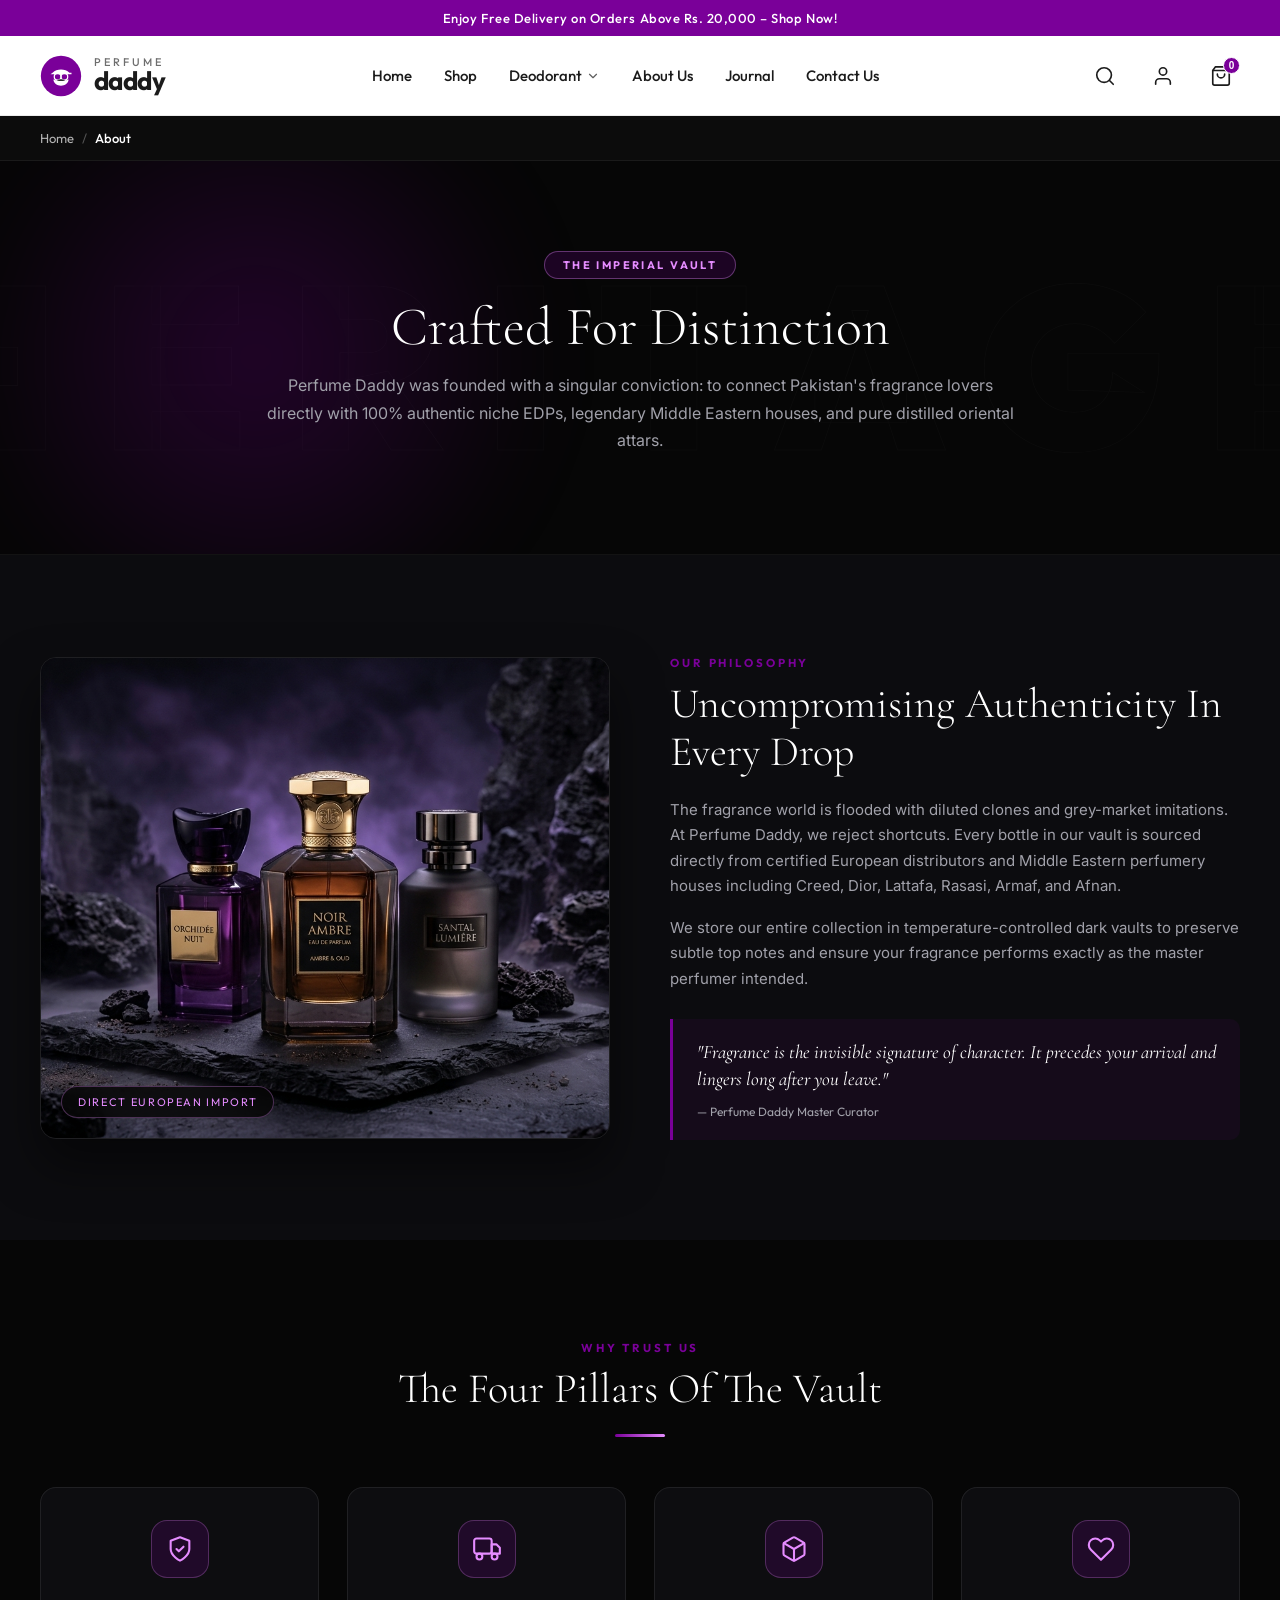
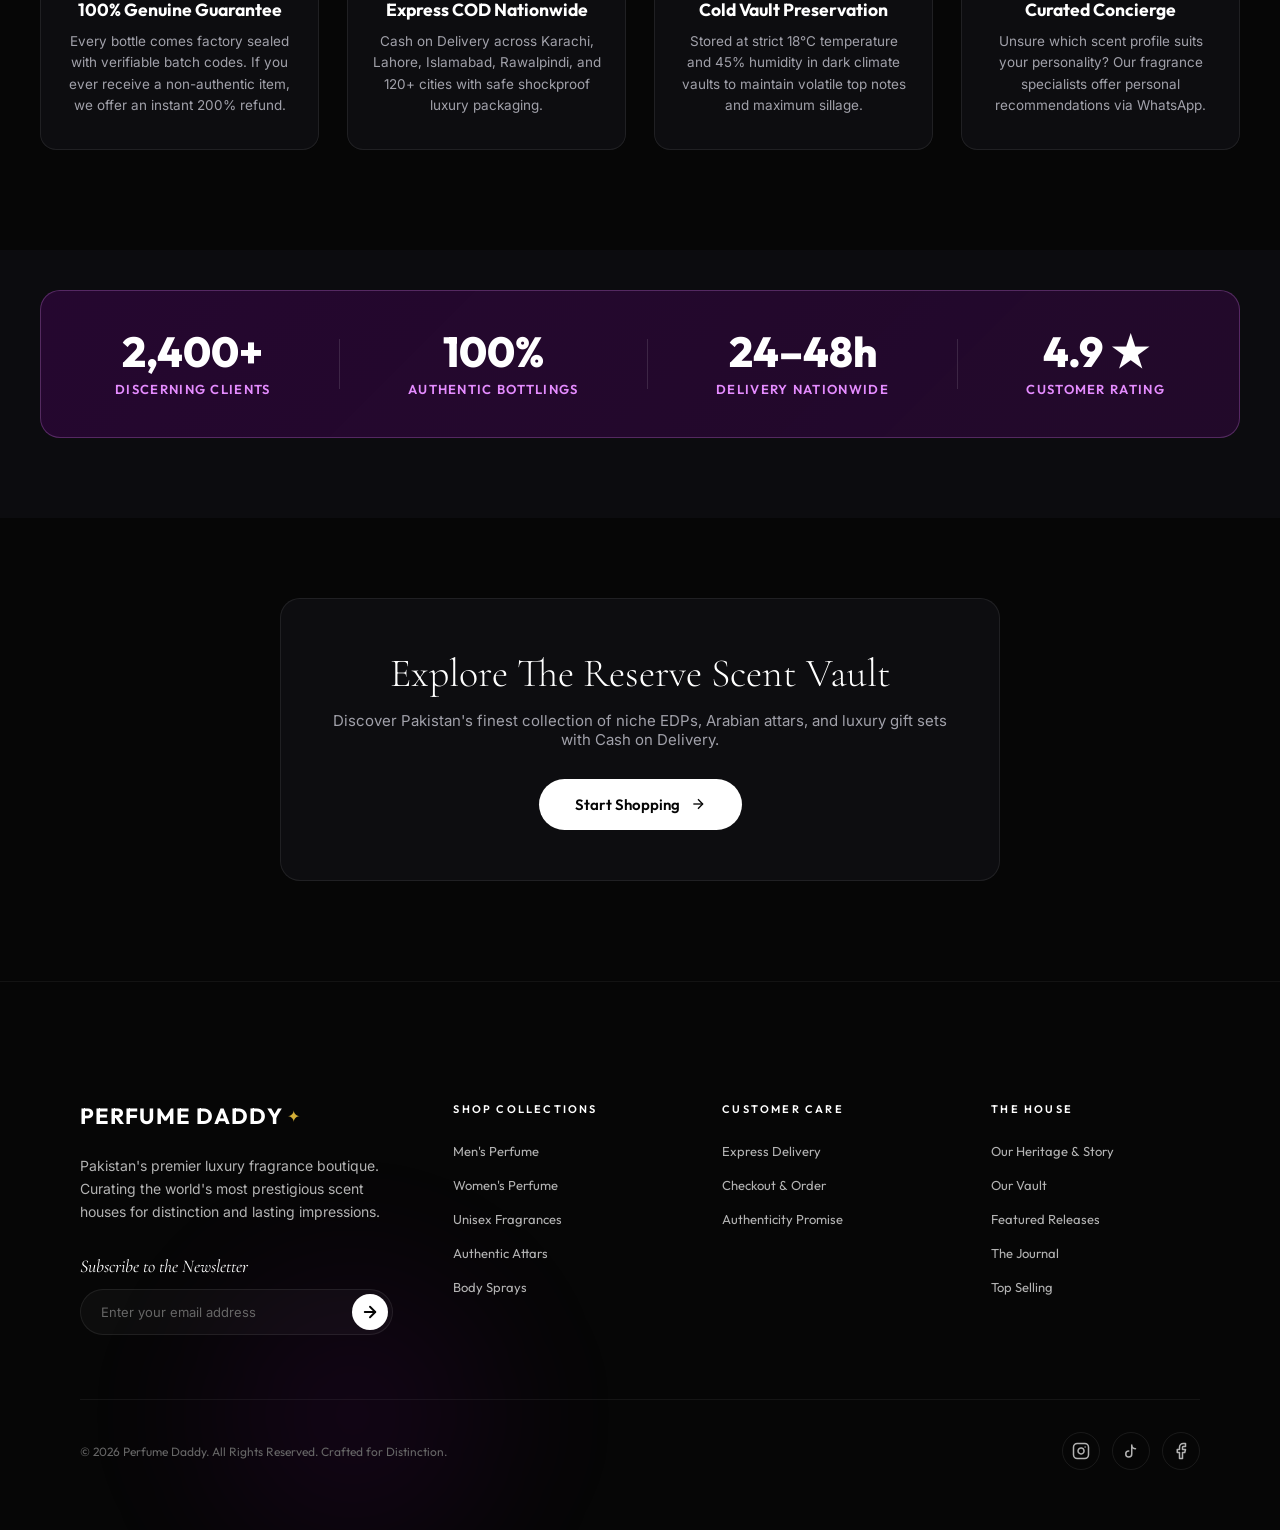
<file: about.html>
<!DOCTYPE html>
<html lang="en">

<head>
  <meta charset="UTF-8">
  <meta name="viewport" content="width=device-width, initial-scale=1.0">
  <title>About Our Heritage & Authenticity Promise | Perfume Daddy</title>
  <meta name="description"
    content="Learn about Perfume Daddy's passion for authentic luxury fragrances. Direct European imports, 100% genuine niche scents, oriental attars, and express delivery across Pakistan.">

  <!-- Google Fonts -->
  <link rel="preconnect" href="https://fonts.googleapis.com">
  <link rel="preconnect" href="https://fonts.gstatic.com" crossorigin>
  <link
    href="https://fonts.googleapis.com/css2?family=Cormorant+Garamond:ital,wght@0,300;0,400;0,600;1,300;1,400&family=Inter:wght@300;400;500;600&family=Outfit:wght@400;500;600;700;800&display=swap"
    rel="stylesheet">

  <!-- CSS Stylesheet -->
  <link rel="stylesheet" href="index.css">
</head>

<body>

  <!-- Announcement Bar -->
  <div class="announcement-bar">
    <div class="announcement-content">
      <span>Enjoy Free Delivery on Orders Above Rs. 20,000 – Shop Now!</span>
    </div>
  </div>

  <!-- Site Header -->
  <header class="site-header">
    <div class="header-container">

      <!-- Mobile Menu Trigger -->
      <button class="mobile-menu-trigger" aria-label="Toggle Menu" id="menuBtn">
        <svg viewBox="0 0 24 24" width="24" height="24" stroke="currentColor" stroke-width="2" fill="none"
          stroke-linecap="round" stroke-linejoin="round">
          <line x1="3" y1="12" x2="21" y2="12"></line>
          <line x1="3" y1="6" x2="21" y2="6"></line>
          <line x1="3" y1="18" x2="21" y2="18"></line>
        </svg>
      </button>

      <!-- Logo -->
      <a href="index.html" class="logo-link" aria-label="Perfume Daddy Home">
        <div class="logo-wrapper">
          <svg class="logo-avatar" viewBox="0 0 100 100" width="42" height="42">
            <circle cx="50" cy="50" r="48" fill="#7A0099" />
            <path d="M30 42 C 40 32, 60 32, 70 42 L 75 42 L 75 46 L 25 46 Z" fill="#ffffff" />
            <circle cx="42" cy="52" r="8" stroke="#ffffff" stroke-width="3" fill="none" />
            <circle cx="58" cy="52" r="8" stroke="#ffffff" stroke-width="3" fill="none" />
            <line x1="50" y1="52" x2="50" y2="52" stroke="#ffffff" stroke-width="3" />
            <path d="M32 58 C 32 78, 68 78, 68 58 C 68 62, 32 62, 32 58 Z" fill="#ffffff" />
            <path d="M40 60 Q 50 56 60 60 Q 50 64 40 60 Z" fill="#2d2d2d" />
          </svg>
          <div class="logo-text-group">
            <span class="logo-subtitle">perfume</span>
            <span class="logo-title">daddy</span>
          </div>
        </div>
      </a>

      <!-- Desktop Navigation Menu -->
      <nav class="desktop-nav" aria-label="Primary Navigation">
        <ul class="nav-list">
          <li class="nav-item">
            <a href="index.html" class="nav-link">Home</a>
          </li>

          <li class="nav-item">
            <a href="shop.html" class="nav-link">Shop</a>
          </li>

          <li class="nav-item has-dropdown">
            <a href="shop.html?category=deo" class="nav-link">
              Deodorant
              <svg class="dropdown-chevron" viewBox="0 0 24 24" width="14" height="14" stroke="currentColor"
                stroke-width="2" fill="none" stroke-linecap="round" stroke-linejoin="round">
                <polyline points="6 9 12 15 18 9"></polyline>
              </svg>
            </a>
            <div class="dropdown-panel mini-dropdown">
              <ul>
                <li><a href="shop.html?gender=men">For Men</a></li>
                <li><a href="shop.html?gender=women">For Women</a></li>
                <li><a href="shop.html?gender=unisex">Unisex</a></li>
              </ul>
            </div>
          </li>

          <li class="nav-item">
            <a href="about.html" class="nav-link">About Us</a>
          </li>

          <li class="nav-item">
            <a href="blog.html" class="nav-link">Journal</a>
          </li>

          <li class="nav-item">
            <a href="contact.html" class="nav-link">Contact Us</a>
          </li>
        </ul>
      </nav>

      <!-- Action Utility Icons -->
      <div class="header-utilities">
        <button class="utility-btn utility-search-btn" id="searchBtn" aria-label="Search Catalog">
          <svg viewBox="0 0 24 24" width="22" height="22" stroke="currentColor" stroke-width="1.8" fill="none"
            stroke-linecap="round" stroke-linejoin="round">
            <circle cx="11" cy="11" r="8"></circle>
            <line x1="21" y1="21" x2="16.65" y2="16.65"></line>
          </svg>
        </button>

        <a href="#account" class="utility-btn utility-account-btn" aria-label="My Account">
          <svg viewBox="0 0 24 24" width="22" height="22" stroke="currentColor" stroke-width="1.8" fill="none"
            stroke-linecap="round" stroke-linejoin="round">
            <path d="M20 21v-2a4 4 0 0 0-4-4H8a4 4 0 0 0-4 4v2"></path>
            <circle cx="12" cy="7" r="4"></circle>
          </svg>
        </a>

        <button class="utility-btn cart-btn" id="cartBtn" aria-label="Shopping Cart">
          <svg viewBox="0 0 24 24" width="22" height="22" stroke="currentColor" stroke-width="1.8" fill="none"
            stroke-linecap="round" stroke-linejoin="round">
            <path d="M6 2L3 6v14a2 2 0 0 0 2 2h14a2 2 0 0 0 2-2V6l-3-4z"></path>
            <line x1="3" y1="6" x2="21" y2="6"></line>
            <path d="M16 10a4 4 0 0 1-8 0"></path>
          </svg>
          <span class="cart-badge">0</span>
        </button>
      </div>

    </div>
  </header>

  <!-- Interactive Slide-out Search Panel -->
  <div class="search-overlay" id="searchOverlay">
    <div class="search-container">
      <div class="search-box">
        <svg class="search-box-icon" viewBox="0 0 24 24" width="20" height="20" stroke="currentColor" stroke-width="2"
          fill="none" stroke-linecap="round" stroke-linejoin="round">
          <circle cx="11" cy="11" r="8"></circle>
          <line x1="21" y1="21" x2="16.65" y2="16.65"></line>
        </svg>
        <input type="text" placeholder="Search for perfumes, brands, notes..." aria-label="Search" id="searchInput">
        <button class="search-close-btn" id="closeSearchBtn" aria-label="Close Search">
          <svg viewBox="0 0 24 24" width="24" height="24" stroke="currentColor" stroke-width="2" fill="none"
            stroke-linecap="round" stroke-linejoin="round">
            <line x1="18" y1="6" x2="6" y2="18"></line>
            <line x1="6" y1="6" x2="18" y2="18"></line>
          </svg>
        </button>
      </div>
      <div class="search-suggestions">
        <p class="suggestion-title">Popular Searches</p>
        <div class="suggestion-tags">
          <a href="shop.html?q=creed" class="tag">Creed Aventus</a>
          <a href="shop.html?q=lattafa" class="tag">Lattafa Angham</a>
          <a href="shop.html?q=hawas" class="tag">Rasasi Hawas Ice</a>
          <a href="shop.html?q=sauvage" class="tag">Dior Sauvage</a>
        </div>
      </div>
    </div>
  </div>

  <!-- Interactive Slide-out Cart Drawer -->
  <div class="cart-drawer-overlay" id="cartDrawerOverlay">
    <div class="cart-drawer">
      <div class="cart-drawer-header">
        <h2>Your Bag</h2>
        <button class="cart-close-btn" id="closeCartBtn" aria-label="Close Cart">
          <svg viewBox="0 0 24 24" width="24" height="24" stroke="currentColor" stroke-width="2" fill="none"
            stroke-linecap="round" stroke-linejoin="round">
            <line x1="18" y1="6" x2="6" y2="18"></line>
            <line x1="6" y1="6" x2="18" y2="18"></line>
          </svg>
        </button>
      </div>

      <div class="cart-drawer-body">
        <div class="empty-cart-state">
          <svg viewBox="0 0 24 24" width="48" height="48" stroke="#ccc" stroke-width="1.5" fill="none"
            stroke-linecap="round" stroke-linejoin="round">
            <path d="M6 2L3 6v14a2 2 0 0 0 2 2h14a2 2 0 0 0 2-2V6l-3-4z"></path>
            <line x1="3" y1="6" x2="21" y2="6"></line>
            <path d="M16 10a4 4 0 0 1-8 0"></path>
          </svg>
          <p>Your bag is empty.</p>
          <a href="shop.html" class="btn-primary">Browse Perfumes</a>
        </div>
      </div>
    </div>
  </div>

  <!-- Mobile Menu Drawer -->
  <div class="mobile-drawer-overlay" id="mobileDrawerOverlay">
    <div class="mobile-drawer">
      <div class="mobile-drawer-header">
        <span class="mobile-logo-text">perfume daddy</span>
        <button class="mobile-close-btn" id="closeMenuBtn" aria-label="Close Menu">
          <svg viewBox="0 0 24 24" width="24" height="24" stroke="currentColor" stroke-width="2" fill="none"
            stroke-linecap="round" stroke-linejoin="round">
            <line x1="18" y1="6" x2="6" y2="18"></line>
            <line x1="6" y1="6" x2="18" y2="18"></line>
          </svg>
        </button>
      </div>
      <div class="mobile-drawer-body">
        <div class="mobile-drawer-utilities">
          <button class="mobile-search-trigger" id="drawerSearchBtn" aria-label="Search Catalog">
            <svg viewBox="0 0 24 24" width="18" height="18" stroke="currentColor" stroke-width="2" fill="none"
              stroke-linecap="round" stroke-linejoin="round">
              <circle cx="11" cy="11" r="8"></circle>
              <line x1="21" y1="21" x2="16.65" y2="16.65"></line>
            </svg>
            <span>Search catalog...</span>
          </button>

          <a href="#account" class="mobile-account-card">
            <div class="mobile-account-avatar">
              <svg viewBox="0 0 24 24" width="18" height="18" stroke="currentColor" stroke-width="1.8" fill="none"
                stroke-linecap="round" stroke-linejoin="round">
                <path d="M20 21v-2a4 4 0 0 0-4-4H8a4 4 0 0 0-4 4v2"></path>
                <circle cx="12" cy="7" r="4"></circle>
              </svg>
            </div>
            <div class="mobile-account-info">
              <span class="mobile-account-name">My Account</span>
              <span class="mobile-account-desc">Sign in or view orders</span>
            </div>
            <svg class="mobile-account-arrow" viewBox="0 0 24 24" width="16" height="16" stroke="currentColor"
              stroke-width="2" fill="none" stroke-linecap="round" stroke-linejoin="round">
              <polyline points="9 18 15 12 9 6"></polyline>
            </svg>
          </a>
        </div>

        <div class="mobile-drawer-divider"></div>

        <ul class="mobile-nav-list">
          <li class="mobile-nav-item"><a href="index.html" class="mobile-nav-link">Home</a></li>
          <li class="mobile-nav-item"><a href="shop.html" class="mobile-nav-link">Shop</a></li>
          <li class="mobile-nav-item"><a href="shop.html?category=deo" class="mobile-nav-link">Deodorant</a></li>
          <li class="mobile-nav-item"><a href="about.html" class="mobile-nav-link active">About Us</a></li>
          <li class="mobile-nav-item"><a href="blog.html" class="mobile-nav-link">Journal</a></li>
          <li class="mobile-nav-item"><a href="contact.html" class="mobile-nav-link">Contact Us</a></li>
        </ul>
      </div>
    </div>
  </div>

  <!-- Breadcrumb Bar -->
  <nav class="breadcrumb-container" aria-label="Breadcrumb">
    <div class="breadcrumb-wrapper">
      <ol class="breadcrumb-list">
        <li><a href="index.html">Home</a></li>
        <li><span class="bc-sep">/</span></li>
        <li aria-current="page" class="bc-active">About</li>
      </ol>
    </div>
  </nav>

  <!-- Hero Section -->
  <section class="about-hero-section">
    <div class="hero-watermark">HERITAGE</div>
    <div class="hero-bg-glow"></div>
    <div class="about-wrapper">
      <div class="about-hero-content">
        <span class="about-badge">The Imperial Vault</span>
        <h1 class="about-hero-title">Crafted For Distinction</h1>
        <p class="about-hero-desc">
          Perfume Daddy was founded with a singular conviction: to connect Pakistan's fragrance lovers directly with
          100% authentic niche EDPs, legendary Middle Eastern houses, and pure distilled oriental attars.
        </p>
      </div>
    </div>
  </section>

  <!-- Story & Craftsmanship Section -->
  <section class="about-story-section">
    <div class="about-wrapper">
      <div class="about-story-grid">
        <div class="about-visual-column">
          <div class="about-image-card">
            <img src="assets/images/hero_perfumes.jpg"
              alt="Artisanal perfume bottles on slate pedestals showcasing European fragrance imports"
              class="about-img">
            <div class="about-image-tag">Direct European Import</div>
          </div>
        </div>

        <div class="about-text-column">
          <span class="about-subheading">Our Philosophy</span>
          <h2 class="about-heading">Uncompromising Authenticity In Every Drop</h2>
          <p class="about-paragraph">
            The fragrance world is flooded with diluted clones and grey-market imitations. At Perfume Daddy, we reject
            shortcuts. Every bottle in our vault is sourced directly from certified European distributors and Middle
            Eastern perfumery houses including Creed, Dior, Lattafa, Rasasi, Armaf, and Afnan.
          </p>
          <p class="about-paragraph">
            We store our entire collection in temperature-controlled dark vaults to preserve subtle top notes and ensure
            your fragrance performs exactly as the master perfumer intended.
          </p>

          <div class="about-quote-box">
            <p class="quote-text">"Fragrance is the invisible signature of character. It precedes your arrival and
              lingers long after you leave."</p>
            <span class="quote-author">— Perfume Daddy Master Curator</span>
          </div>
        </div>
      </div>
    </div>
  </section>

  <!-- Authenticity Pillars Grid Section -->
  <section class="about-pillars-section">
    <div class="about-wrapper">
      <div class="section-header-center">
        <span class="about-subheading">Why Trust Us</span>
        <h2 class="about-heading">The Four Pillars Of The Vault</h2>
        <div class="title-accent-bar-center"></div>
      </div>

      <div class="pillars-grid">
        <div class="pillar-card">
          <div class="pillar-icon">
            <svg viewBox="0 0 24 24" width="28" height="28" stroke="currentColor" stroke-width="1.8" fill="none"
              stroke-linecap="round" stroke-linejoin="round">
              <path d="M12 22s8-4 8-10V5l-8-3-8 3v7c0 6 8 10 8 10z"></path>
              <polyline points="9 12 11 14 15 10"></polyline>
            </svg>
          </div>
          <h3 class="pillar-title">100% Genuine Guarantee</h3>
          <p class="pillar-desc">Every bottle comes factory sealed with verifiable batch codes. If you ever receive a
            non-authentic item, we offer an instant 200% refund.</p>
        </div>

        <div class="pillar-card">
          <div class="pillar-icon">
            <svg viewBox="0 0 24 24" width="28" height="28" stroke="currentColor" stroke-width="1.8" fill="none"
              stroke-linecap="round" stroke-linejoin="round">
              <rect x="1" y="3" width="15" height="13" rx="2"></rect>
              <polygon points="16 8 20 8 23 11 23 16 16 16 16 8"></polygon>
              <circle cx="5.5" cy="18.5" r="2.5"></circle>
              <circle cx="18.5" cy="18.5" r="2.5"></circle>
            </svg>
          </div>
          <h3 class="pillar-title">Express COD Nationwide</h3>
          <p class="pillar-desc">Cash on Delivery across Karachi, Lahore, Islamabad, Rawalpindi, and 120+ cities with
            safe shockproof luxury packaging.</p>
        </div>

        <div class="pillar-card">
          <div class="pillar-icon">
            <svg viewBox="0 0 24 24" width="28" height="28" stroke="currentColor" stroke-width="1.8" fill="none"
              stroke-linecap="round" stroke-linejoin="round">
              <path
                d="M21 16V8a2 2 0 0 0-1-1.73l-7-4a2 2 0 0 0-2 0l-7 4A2 2 0 0 0 3 8v8a2 2 0 0 0 1 1.73l7 4a2 2 0 0 0 2 0l7-4A2 2 0 0 0 21 16z">
              </path>
              <polyline points="3.27 6.96 12 12.01 20.73 6.96"></polyline>
              <line x1="12" y1="22.08" x2="12" y2="12"></line>
            </svg>
          </div>
          <h3 class="pillar-title">Cold Vault Preservation</h3>
          <p class="pillar-desc">Stored at strict 18°C temperature and 45% humidity in dark climate vaults to maintain
            volatile top notes and maximum sillage.</p>
        </div>

        <div class="pillar-card">
          <div class="pillar-icon">
            <svg viewBox="0 0 24 24" width="28" height="28" stroke="currentColor" stroke-width="1.8" fill="none"
              stroke-linecap="round" stroke-linejoin="round">
              <path
                d="M20.84 4.61a5.5 5.5 0 0 0-7.78 0L12 5.67l-1.06-1.06a5.5 5.5 0 0 0-7.78 7.78l1.06 1.06L12 21.23l7.78-7.78 1.06-1.06a5.5 5.5 0 0 0 0-7.78z">
              </path>
            </svg>
          </div>
          <h3 class="pillar-title">Curated Concierge</h3>
          <p class="pillar-desc">Unsure which scent profile suits your personality? Our fragrance specialists offer
            personal recommendations via WhatsApp.</p>
        </div>
      </div>
    </div>
  </section>

  <!-- Statistics Counter Card Section -->
  <section class="about-stats-section">
    <div class="about-wrapper">
      <div class="about-stats-box">
        <div class="stat-item">
          <span class="stat-number">2,400+</span>
          <span class="stat-label">Discerning Clients</span>
        </div>
        <div class="stat-divider"></div>
        <div class="stat-item">
          <span class="stat-number">100%</span>
          <span class="stat-label">Authentic Bottlings</span>
        </div>
        <div class="stat-divider"></div>
        <div class="stat-item">
          <span class="stat-number">24–48h</span>
          <span class="stat-label">Delivery Nationwide</span>
        </div>
        <div class="stat-divider"></div>
        <div class="stat-item">
          <span class="stat-number">4.9 ★</span>
          <span class="stat-label">Customer Rating</span>
        </div>
      </div>
    </div>
  </section>

  <!-- CTA Banner Section -->
  <section class="about-cta-section">
    <div class="about-wrapper">
      <div class="about-cta-card">
        <h2 class="about-cta-title">Explore The Reserve Scent Vault</h2>
        <p class="about-cta-desc">Discover Pakistan's finest collection of niche EDPs, Arabian attars, and luxury gift
          sets with Cash on Delivery.</p>
        <a href="shop.html" class="btn-luxury-primary">
          <span>Start Shopping</span>
          <svg class="cta-arrow" viewBox="0 0 24 24" width="16" height="16" stroke="currentColor" stroke-width="2"
            fill="none">
            <line x1="5" y1="12" x2="19" y2="12"></line>
            <polyline points="12 5 19 12 12 19"></polyline>
          </svg>
        </a>
      </div>
    </div>
  </section>

  <!-- Luxury Footer -->
  <footer class="luxury-footer">
    <div class="footer-glow"></div>

    <!-- Top Footer: Brand, Columns, Newsletter -->
    <div class="footer-top-container">

      <!-- Brand & Newsletter -->
      <div class="footer-brand-column">
        <div class="footer-logo">
          <span class="footer-logo-main">Perfume Daddy</span>
          <span class="footer-logo-spark">✦</span>
        </div>
        <p class="footer-tagline">
          Pakistan's premier luxury fragrance boutique. Curating the world's most prestigious scent houses for
          distinction and lasting impressions.
        </p>

        <!-- Newsletter Box -->
        <div class="footer-newsletter-wrap">
          <span class="newsletter-title">Subscribe to the Newsletter</span>
          <form class="newsletter-form" action="/subscribe" method="POST">
            <input type="email" placeholder="Enter your email address" class="newsletter-input" required>
            <button type="submit" class="btn-newsletter-submit" aria-label="Subscribe to newsletter">
              <svg viewBox="0 0 24 24" width="18" height="18" stroke="currentColor" stroke-width="2.5" fill="none"
                stroke-linecap="round" stroke-linejoin="round">
                <line x1="5" y1="12" x2="19" y2="12"></line>
                <polyline points="12 5 19 12 12 19"></polyline>
              </svg>
            </button>
          </form>
        </div>
      </div>

      <!-- Links Column 1: Shop -->
      <div class="footer-links-column">
        <h4 class="footer-column-heading">Shop Collections</h4>
        <ul class="footer-links-list">
          <li><a href="shop.html?gender=men" class="footer-link">Men's Perfume</a></li>
          <li><a href="shop.html?gender=women" class="footer-link">Women's Perfume</a></li>
          <li><a href="shop.html?gender=unisex" class="footer-link">Unisex Fragrances</a></li>
          <li><a href="shop.html?category=attar" class="footer-link">Authentic Attars</a></li>
          <li><a href="shop.html?category=deo" class="footer-link">Body Sprays</a></li>
        </ul>
      </div>

      <!-- Links Column 2: Info -->
      <div class="footer-links-column">
        <h4 class="footer-column-heading">Customer Care</h4>
        <ul class="footer-links-list">
          <li><a href="checkout.html" class="footer-link">Express Delivery</a></li>
          <li><a href="checkout.html" class="footer-link">Checkout & Order</a></li>
          <li><a href="index.html#brand-stats" class="footer-link">Authenticity Promise</a></li>
        </ul>
      </div>

      <!-- Links Column 3: Brand -->
      <div class="footer-links-column">
        <h4 class="footer-column-heading">The House</h4>
        <ul class="footer-links-list">
          <li><a href="about.html" class="footer-link">Our Heritage & Story</a></li>
          <li><a href="shop.html" class="footer-link">Our Vault</a></li>
          <li><a href="index.html#hot-list" class="footer-link">Featured Releases</a></li>
          <li><a href="index.html#journal" class="footer-link">The Journal</a></li>
          <li><a href="index.html#top-selling" class="footer-link">Top Selling</a></li>
        </ul>
      </div>

    </div>

    <!-- Bottom Footer: Copyright and Socials -->
    <div class="footer-bottom-container">
      <div class="footer-bottom-divider"></div>
      <div class="footer-bottom-flex">

        <!-- Copyright -->
        <span class="footer-copyright">
          &copy; 2026 Perfume Daddy. All Rights Reserved. Crafted for Distinction.
        </span>

        <!-- Social Icons -->
        <div class="footer-social-row">
          <a href="https://instagram.com" class="social-icon-btn" target="_blank" rel="noopener noreferrer"
            aria-label="Instagram Profile">
            <svg viewBox="0 0 24 24" width="18" height="18" stroke="currentColor" stroke-width="2" fill="none"
              stroke-linecap="round" stroke-linejoin="round">
              <rect x="2" y="2" width="20" height="20" rx="5" ry="5"></rect>
              <path d="M16 11.37A4 4 0 1 1 12.63 8 4 4 0 0 1 16 11.37z"></path>
              <line x1="17.5" y1="6.5" x2="17.51" y2="6.5"></line>
            </svg>
          </a>
          <a href="https://tiktok.com" class="social-icon-btn" target="_blank" rel="noopener noreferrer"
            aria-label="TikTok Profile">
            <svg viewBox="0 0 24 24" width="18" height="18" stroke="currentColor" stroke-width="2" fill="none"
              stroke-linecap="round" stroke-linejoin="round">
              <path d="M9 12a4 4 0 1 0 4 4V4a5 5 0 0 0 5 5"></path>
            </svg>
          </a>
          <a href="https://facebook.com" class="social-icon-btn" target="_blank" rel="noopener noreferrer"
            aria-label="Facebook Profile">
            <svg viewBox="0 0 24 24" width="18" height="18" stroke="currentColor" stroke-width="2" fill="none"
              stroke-linecap="round" stroke-linejoin="round">
              <path d="M18 2h-3a5 5 0 0 0-5 5v3H7v4h3v8h4v-8h3l1-4h-4V7a1 1 0 0 1 1-1h3z"></path>
            </svg>
          </a>
        </div>

      </div>
    </div>
  </footer>

  <script src="app.js"></script>
</body>

</html>
</file>
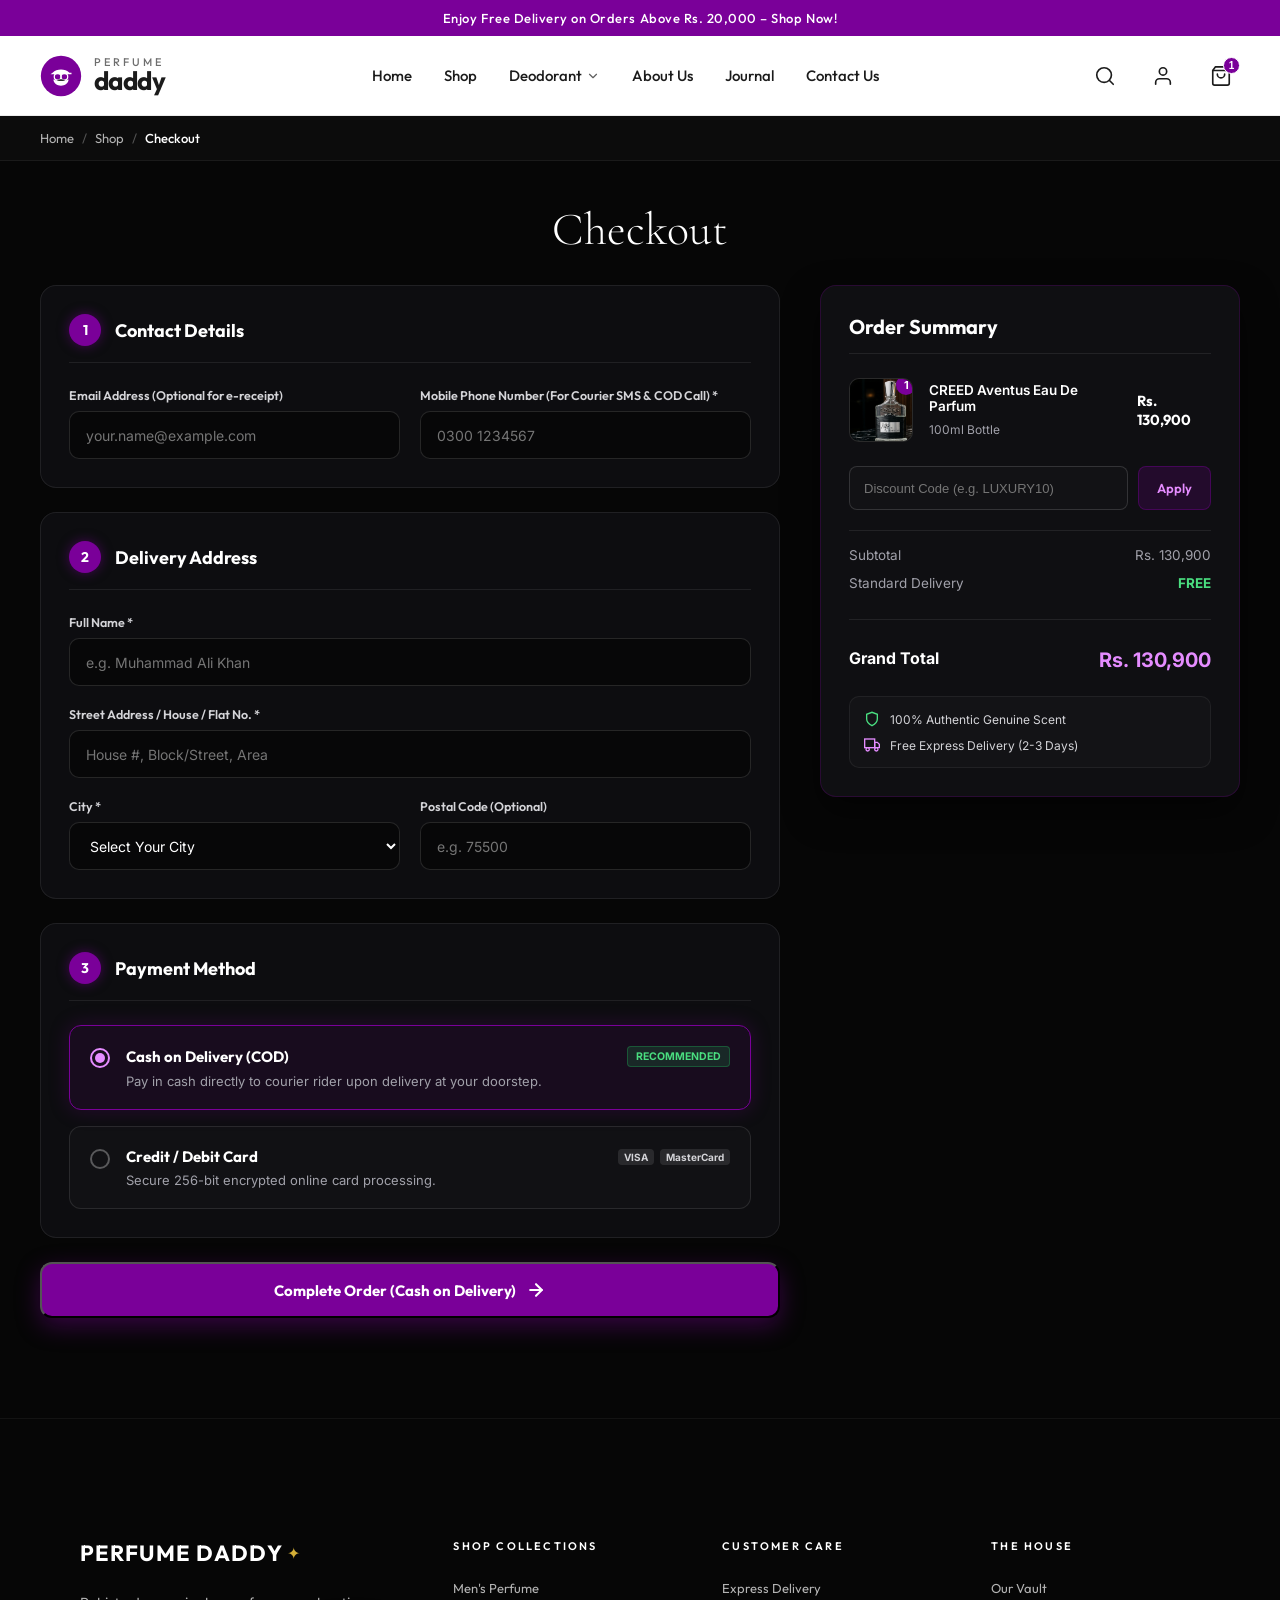
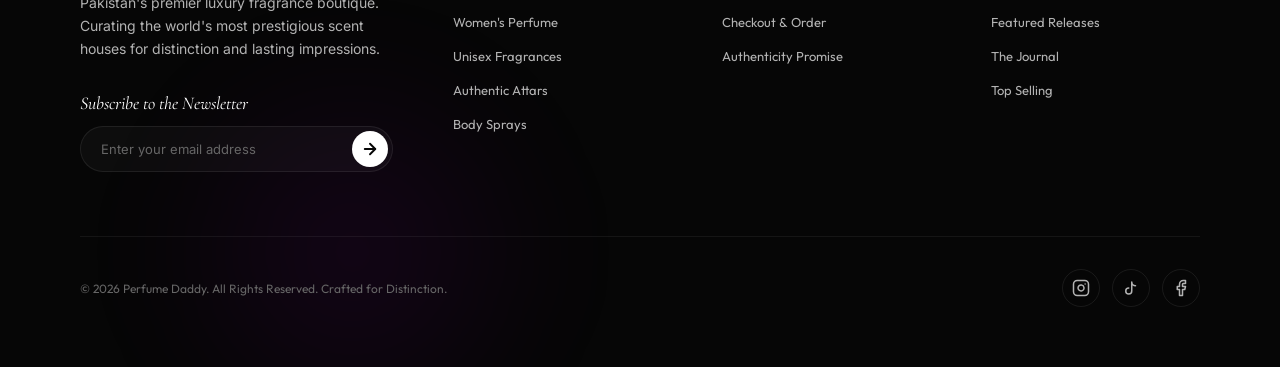
<file: checkout.html>
<!DOCTYPE html>
<html lang="en">

<head>
  <meta charset="UTF-8">
  <meta name="viewport" content="width=device-width, initial-scale=1.0">
  <title>Express Checkout | Perfume Daddy</title>
  <meta name="description"
    content="Complete your purchase with Cash on Delivery across Pakistan. 100% authentic luxury fragrances delivered directly to your doorstep.">

  <!-- Google Fonts -->
  <link rel="preconnect" href="https://fonts.googleapis.com">
  <link rel="preconnect" href="https://fonts.gstatic.com" crossorigin>
  <link
    href="https://fonts.googleapis.com/css2?family=Cormorant+Garamond:ital,wght@0,300;0,400;0,600;1,300;1,400&family=Inter:wght@300;400;500;600&family=Outfit:wght@400;500;600;700;800&display=swap"
    rel="stylesheet">

  <link rel="stylesheet" href="index.css">
</head>

<body>

  <!-- Announcement Bar -->
  <div class="announcement-bar">
    <div class="announcement-content">
      <span>Enjoy Free Delivery on Orders Above Rs. 20,000 – Shop Now!</span>
    </div>
  </div>

  <!-- Header -->
  <header class="site-header">
    <div class="header-container">

      <!-- Mobile Menu Trigger -->
      <button class="mobile-menu-trigger" aria-label="Toggle Menu" id="menuBtn">
        <svg viewBox="0 0 24 24" width="24" height="24" stroke="currentColor" stroke-width="2" fill="none"
          stroke-linecap="round" stroke-linejoin="round">
          <line x1="3" y1="12" x2="21" y2="12"></line>
          <line x1="3" y1="6" x2="21" y2="6"></line>
          <line x1="3" y1="18" x2="21" y2="18"></line>
        </svg>
      </button>

      <!-- Logo -->
      <a href="index.html" class="logo-link" aria-label="Perfume Daddy Home">
        <div class="logo-wrapper">
          <svg class="logo-avatar" viewBox="0 0 100 100" width="42" height="42">
            <circle cx="50" cy="50" r="48" fill="#7A0099" />
            <path d="M30 42 C 40 32, 60 32, 70 42 L 75 42 L 75 46 L 25 46 Z" fill="#ffffff" />
            <circle cx="42" cy="52" r="8" stroke="#ffffff" stroke-width="3" fill="none" />
            <circle cx="58" cy="52" r="8" stroke="#ffffff" stroke-width="3" fill="none" />
            <line x1="50" y1="52" x2="50" y2="52" stroke="#ffffff" stroke-width="3" />
            <path d="M32 58 C 32 78, 68 78, 68 58 C 68 62, 32 62, 32 58 Z" fill="#ffffff" />
            <path d="M40 60 Q 50 56 60 60 Q 50 64 40 60 Z" fill="#2d2d2d" />
          </svg>
          <div class="logo-text-group">
            <span class="logo-subtitle">perfume</span>
            <span class="logo-title">daddy</span>
          </div>
        </div>
      </a>

      <!-- Desktop Navigation Menu -->
      <nav class="desktop-nav" aria-label="Primary Navigation">
        <ul class="nav-list">
          <li class="nav-item">
            <a href="index.html" class="nav-link">Home</a>
          </li>

          <li class="nav-item">
            <a href="shop.html" class="nav-link">Shop</a>
          </li>

          <li class="nav-item has-dropdown">
            <a href="shop.html?category=deo" class="nav-link">
              Deodorant
              <svg class="dropdown-chevron" viewBox="0 0 24 24" width="14" height="14" stroke="currentColor"
                stroke-width="2" fill="none" stroke-linecap="round" stroke-linejoin="round">
                <polyline points="6 9 12 15 18 9"></polyline>
              </svg>
            </a>
            <div class="dropdown-panel mini-dropdown">
              <ul>
                <li><a href="shop.html?gender=men">For Men</a></li>
                <li><a href="shop.html?gender=women">For Women</a></li>
                <li><a href="shop.html?gender=unisex">Unisex</a></li>
              </ul>
            </div>
          </li>

          <li class="nav-item">
            <a href="about.html" class="nav-link">About Us</a>
          </li>

          <li class="nav-item">
            <a href="blog.html" class="nav-link">Journal</a>
          </li>

          <li class="nav-item">
            <a href="contact.html" class="nav-link">Contact Us</a>
          </li>
        </ul>
      </nav>

      <!-- Action Utility Icons -->
      <div class="header-utilities">
        <button class="utility-btn utility-search-btn" id="searchBtn" aria-label="Search Catalog">
          <svg viewBox="0 0 24 24" width="22" height="22" stroke="currentColor" stroke-width="1.8" fill="none"
            stroke-linecap="round" stroke-linejoin="round">
            <circle cx="11" cy="11" r="8"></circle>
            <line x1="21" y1="21" x2="16.65" y2="16.65"></line>
          </svg>
        </button>

        <a href="#account" class="utility-btn utility-account-btn" aria-label="My Account">
          <svg viewBox="0 0 24 24" width="22" height="22" stroke="currentColor" stroke-width="1.8" fill="none"
            stroke-linecap="round" stroke-linejoin="round">
            <path d="M20 21v-2a4 4 0 0 0-4-4H8a4 4 0 0 0-4 4v2"></path>
            <circle cx="12" cy="7" r="4"></circle>
          </svg>
        </a>

        <button class="utility-btn cart-btn" id="cartBtn" aria-label="Shopping Cart">
          <svg viewBox="0 0 24 24" width="22" height="22" stroke="currentColor" stroke-width="1.8" fill="none"
            stroke-linecap="round" stroke-linejoin="round">
            <path d="M6 2L3 6v14a2 2 0 0 0 2 2h14a2 2 0 0 0 2-2V6l-3-4z"></path>
            <line x1="3" y1="6" x2="21" y2="6"></line>
            <path d="M16 10a4 4 0 0 1-8 0"></path>
          </svg>
          <span class="cart-badge">1</span>
        </button>
      </div>

    </div>
  </header>

  <!-- Search Overlay -->
  <div class="search-overlay" id="searchOverlay">
    <div class="search-container">
      <div class="search-box">
        <svg class="search-box-icon" viewBox="0 0 24 24" width="20" height="20" stroke="currentColor" stroke-width="2"
          fill="none" stroke-linecap="round" stroke-linejoin="round">
          <circle cx="11" cy="11" r="8"></circle>
          <line x1="21" y1="21" x2="16.65" y2="16.65"></line>
        </svg>
        <input type="text" placeholder="Search for perfumes, brands, notes..." aria-label="Search" id="searchInput">
        <button class="search-close-btn" id="closeSearchBtn" aria-label="Close Search">
          <svg viewBox="0 0 24 24" width="24" height="24" stroke="currentColor" stroke-width="2" fill="none"
            stroke-linecap="round" stroke-linejoin="round">
            <line x1="18" y1="6" x2="6" y2="18"></line>
            <line x1="6" y1="6" x2="18" y2="18"></line>
          </svg>
        </button>
      </div>
      <div class="search-suggestions">
        <p class="suggestion-title">Popular Searches</p>
        <div class="suggestion-tags">
          <a href="shop.html?q=creed" class="tag">Creed Aventus</a>
          <a href="shop.html?q=lattafa" class="tag">Lattafa Angham</a>
          <a href="shop.html?q=hawas" class="tag">Rasasi Hawas Ice</a>
          <a href="shop.html?q=sauvage" class="tag">Dior Sauvage</a>
        </div>
      </div>
    </div>
  </div>

  <!-- Cart Drawer -->
  <div class="cart-drawer-overlay" id="cartDrawerOverlay">
    <div class="cart-drawer">
      <div class="cart-drawer-header">
        <h2>Your Bag</h2>
        <button class="cart-close-btn" id="closeCartBtn" aria-label="Close Cart">
          <svg viewBox="0 0 24 24" width="24" height="24" stroke="currentColor" stroke-width="2" fill="none"
            stroke-linecap="round" stroke-linejoin="round">
            <line x1="18" y1="6" x2="6" y2="18"></line>
            <line x1="6" y1="6" x2="18" y2="18"></line>
          </svg>
        </button>
      </div>

      <div class="cart-drawer-body">
        <div class="cart-items-list">
          <div class="cart-item-card">
            <div class="cart-item-thumb">
              <img src="assets/images/best_sellers.jpg" alt="CREED Aventus Eau De Parfum">
            </div>
            <div class="cart-item-details">
              <h4 class="cart-item-title">CREED Aventus Eau De Parfum (100ml)</h4>
              <span class="cart-item-price">Rs. 130,900</span>
              <div class="cart-item-qty-row">
                <span class="cart-qty-label">Qty: 1</span>
              </div>
            </div>
          </div>
        </div>
        <div class="cart-drawer-footer">
          <div class="cart-subtotal-row">
            <span>Subtotal:</span>
            <span class="cart-subtotal-val">Rs. 130,900</span>
          </div>
          <a href="checkout.html" class="btn-primary btn-checkout-block">Proceed to Checkout</a>
        </div>
      </div>
    </div>
  </div>

  <!-- Mobile Menu Drawer -->
  <div class="mobile-drawer-overlay" id="mobileDrawerOverlay">
    <div class="mobile-drawer">
      <div class="mobile-drawer-header">
        <span class="mobile-logo-text">perfume daddy</span>
        <button class="mobile-close-btn" id="closeMenuBtn" aria-label="Close Menu">
          <svg viewBox="0 0 24 24" width="24" height="24" stroke="currentColor" stroke-width="2" fill="none"
            stroke-linecap="round" stroke-linejoin="round">
            <line x1="18" y1="6" x2="6" y2="18"></line>
            <line x1="6" y1="6" x2="18" y2="18"></line>
          </svg>
        </button>
      </div>
      <div class="mobile-drawer-body">
        <!-- Quick Actions (Search & Account) -->
        <div class="mobile-drawer-utilities">
          <button class="mobile-search-trigger" id="drawerSearchBtn" aria-label="Search Catalog">
            <svg viewBox="0 0 24 24" width="18" height="18" stroke="currentColor" stroke-width="2" fill="none" stroke-linecap="round" stroke-linejoin="round">
              <circle cx="11" cy="11" r="8"></circle>
              <line x1="21" y1="21" x2="16.65" y2="16.65"></line>
            </svg>
            <span>Search catalog...</span>
          </button>
          
          <a href="#account" class="mobile-account-card">
            <div class="mobile-account-avatar">
              <svg viewBox="0 0 24 24" width="18" height="18" stroke="currentColor" stroke-width="1.8" fill="none" stroke-linecap="round" stroke-linejoin="round">
                <path d="M20 21v-2a4 4 0 0 0-4-4H8a4 4 0 0 0-4 4v2"></path>
                <circle cx="12" cy="7" r="4"></circle>
              </svg>
            </div>
            <div class="mobile-account-info">
              <span class="mobile-account-name">My Account</span>
              <span class="mobile-account-desc">Sign in or view orders</span>
            </div>
            <svg class="mobile-account-arrow" viewBox="0 0 24 24" width="16" height="16" stroke="currentColor" stroke-width="2" fill="none" stroke-linecap="round" stroke-linejoin="round">
              <polyline points="9 18 15 12 9 6"></polyline>
            </svg>
          </a>
        </div>

        <div class="mobile-drawer-divider"></div>

        <ul class="mobile-nav-list">
          <li class="mobile-nav-item"><a href="index.html" class="mobile-nav-link">Home</a></li>
          <li class="mobile-nav-item"><a href="shop.html" class="mobile-nav-link">Shop</a></li>
          <li class="mobile-nav-item"><a href="shop.html?category=deo" class="mobile-nav-link">Deodorant</a></li>
          <li class="mobile-nav-item"><a href="about.html" class="mobile-nav-link">About Us</a></li>
          <li class="mobile-nav-item"><a href="blog.html" class="mobile-nav-link">Journal</a></li>
          <li class="mobile-nav-item"><a href="contact.html" class="mobile-nav-link">Contact Us</a></li>
        </ul>
      </div>
    </div>
  </div>

  <!-- Breadcrumb Bar -->
  <nav class="breadcrumb-container" aria-label="Breadcrumb">
    <div class="breadcrumb-wrapper">
      <ol class="breadcrumb-list">
        <li><a href="index.html">Home</a></li>
        <li><span class="bc-sep">/</span></li>
        <li><a href="shop.html">Shop</a></li>
        <li><span class="bc-sep">/</span></li>
        <li aria-current="page" class="bc-active">Checkout</li>
      </ol>
    </div>
  </nav>

  <!-- Checkout Section -->
  <section class="checkout-main-section">
    <div class="checkout-wrapper">

      <div class="checkout-hero-header">
        <h1 class="checkout-title">Checkout</h1>
      </div>

      <div class="checkout-layout-grid">

        <!-- Left Column: Shipping & Payment Form -->
        <main class="checkout-form-col">

          <form id="checkoutForm" novalidate>

            <!-- Step 1: Contact Information -->
            <div class="checkout-card-box">
              <div class="checkout-card-header">
                <span class="step-num">1</span>
                <h3>Contact Details</h3>
              </div>
              <div class="form-group-grid">
                <div class="input-field-wrap">
                  <label for="contactEmail">Email Address (Optional for e-receipt)</label>
                  <input type="email" id="contactEmail" placeholder="your.name@example.com" class="form-input">
                </div>
                <div class="input-field-wrap">
                  <label for="contactPhone">Mobile Phone Number (For Courier SMS & COD Call) *</label>
                  <input type="tel" id="contactPhone" placeholder="0300 1234567" class="form-input" required>
                  <span class="input-error-msg" id="phoneErrorMsg">Please enter a valid Pakistani mobile number.</span>
                </div>
              </div>
            </div>

            <!-- Step 2: Shipping Address -->
            <div class="checkout-card-box">
              <div class="checkout-card-header">
                <span class="step-num">2</span>
                <h3>Delivery Address</h3>
              </div>

              <div class="form-group-grid">
                <div class="input-field-wrap span-2">
                  <label for="fullName">Full Name *</label>
                  <input type="text" id="fullName" placeholder="e.g. Muhammad Ali Khan" class="form-input" required>
                  <span class="input-error-msg" id="nameErrorMsg">Please enter your full name.</span>
                </div>

                <div class="input-field-wrap span-2">
                  <label for="streetAddress">Street Address / House / Flat No. *</label>
                  <input type="text" id="streetAddress" placeholder="House #, Block/Street, Area" class="form-input"
                    required>
                  <span class="input-error-msg" id="addressErrorMsg">Please enter your complete delivery address.</span>
                </div>

                <div class="input-field-wrap">
                  <label for="citySelect">City *</label>
                  <select id="citySelect" class="form-select" required>
                    <option value="" disabled selected>Select Your City</option>
                    <option value="karachi">Karachi</option>
                    <option value="lahore">Lahore</option>
                    <option value="islamabad">Islamabad</option>
                    <option value="rawalpindi">Rawalpindi</option>
                    <option value="faisalabad">Faisalabad</option>
                    <option value="multan">Multan</option>
                    <option value="peshawar">Peshawar</option>
                    <option value="quetta">Quetta</option>
                    <option value="sialkot">Sialkot</option>
                    <option value="gujranwala">Gujranwala</option>
                    <option value="other">Other Cities in Pakistan</option>
                  </select>
                </div>

                <div class="input-field-wrap">
                  <label for="postalCode">Postal Code (Optional)</label>
                  <input type="text" id="postalCode" placeholder="e.g. 75500" class="form-input">
                </div>
              </div>
            </div>

            <!-- Step 3: Payment Method -->
            <div class="checkout-card-box">
              <div class="checkout-card-header">
                <span class="step-num">3</span>
                <h3>Payment Method</h3>
              </div>

              <div class="payment-options-list">

                <label class="payment-radio-card active">
                  <input type="radio" name="paymentMethod" value="cod" checked>
                  <span class="radio-custom-circle"></span>
                  <div class="payment-card-content">
                    <div class="payment-card-title-row">
                      <span class="payment-card-name">Cash on Delivery (COD)</span>
                      <span class="payment-badge-rec">Recommended</span>
                    </div>
                    <p class="payment-card-desc">Pay in cash directly to courier rider upon delivery at your doorstep.
                    </p>
                  </div>
                </label>

                <label class="payment-radio-card">
                  <input type="radio" name="paymentMethod" value="card">
                  <span class="radio-custom-circle"></span>
                  <div class="payment-card-content">
                    <div class="payment-card-title-row">
                      <span class="payment-card-name">Credit / Debit Card</span>
                      <div class="card-icons-inline">
                        <span class="card-icon-pill">VISA</span>
                        <span class="card-icon-pill">MasterCard</span>
                      </div>
                    </div>
                    <p class="payment-card-desc">Secure 256-bit encrypted online card processing.</p>
                  </div>
                </label>

              </div>
            </div>

            <!-- Complete Order Button -->
            <button type="submit" class="btn-primary btn-submit-order" id="submitOrderBtn">
              <span>Complete Order (Cash on Delivery)</span>
              <svg viewBox="0 0 24 24" width="20" height="20" stroke="currentColor" stroke-width="2.5" fill="none"
                stroke-linecap="round" stroke-linejoin="round">
                <line x1="5" y1="12" x2="19" y2="12"></line>
                <polyline points="12 5 19 12 12 19"></polyline>
              </svg>
            </button>

          </form>

        </main>

        <!-- Right Column: Order Summary Card -->
        <aside class="checkout-summary-col" aria-label="Order Summary">
          <div class="summary-card-box">
            <h3 class="summary-title">Order Summary</h3>

            <!-- Item List -->
            <div class="summary-items-list">
              <div class="summary-item-card">
                <div class="summary-item-thumb">
                  <img src="assets/images/best_sellers.jpg" alt="Creed Aventus Perfume Bottle Showcase">
                  <span class="summary-qty-badge">1</span>
                </div>
                <div class="summary-item-info">
                  <h4 class="summary-item-title">CREED Aventus Eau De Parfum</h4>
                  <span class="summary-item-meta">100ml Bottle</span>
                </div>
                <span class="summary-item-price">Rs. 130,900</span>
              </div>
            </div>

            <!-- Coupon Code Section -->
            <div class="coupon-box-wrap">
              <div class="coupon-input-group">
                <input type="text" id="couponInput" placeholder="Discount Code (e.g. LUXURY10)" class="coupon-input">
                <button type="button" class="btn-coupon-apply" id="applyCouponBtn">Apply</button>
              </div>
              <span class="coupon-feedback-msg" id="couponFeedback"></span>
            </div>

            <div class="summary-divider"></div>

            <!-- Cost Calculation Table -->
            <div class="cost-table">
              <div class="cost-row">
                <span>Subtotal</span>
                <span id="subtotalVal">Rs. 130,900</span>
              </div>
              <div class="cost-row">
                <span>Standard Delivery</span>
                <span class="free-delivery-text">FREE</span>
              </div>
              <div class="cost-row discount-row" id="discountRow" style="display: none;">
                <span>Coupon Discount (10%)</span>
                <span class="discount-val" id="discountVal">- Rs. 13,090</span>
              </div>
              <div class="summary-divider"></div>
              <div class="cost-row total-row">
                <span>Grand Total</span>
                <span class="total-val" id="grandTotalVal">Rs. 130,900</span>
              </div>
            </div>

            <div class="checkout-trust-box">
              <div class="trust-pill-item">
                <svg viewBox="0 0 24 24" width="16" height="16" stroke="#4ade80" stroke-width="2" fill="none">
                  <path d="M12 22s8-4 8-10V5l-8-3-8 3v7c0 6 8 10 8 10z" />
                </svg>
                <span>100% Authentic Genuine Scent</span>
              </div>
              <div class="trust-pill-item">
                <svg viewBox="0 0 24 24" width="16" height="16" stroke="#e58cff" stroke-width="2" fill="none">
                  <rect x="1" y="3" width="15" height="13" />
                  <polygon points="16 8 20 8 23 11 23 16 16 16 16 8" />
                  <circle cx="5.5" cy="18.5" r="2.5" />
                  <circle cx="18.5" cy="18.5" r="2.5" />
                </svg>
                <span>Free Express Delivery (2-3 Days)</span>
              </div>
            </div>

          </div>
        </aside>

      </div>
    </div>
  </section>

  <!-- Instant Order Confirmation Success Modal -->
  <div class="modal-overlay" id="orderSuccessModal">
    <div class="order-success-card">

      <div class="success-icon-wrap">
        <svg viewBox="0 0 24 24" width="36" height="36" stroke="#ffffff" stroke-width="3" fill="none"
          stroke-linecap="round" stroke-linejoin="round">
          <polyline points="20 6 9 17 4 12"></polyline>
        </svg>
      </div>

      <span class="success-tag">Order Confirmed</span>
      <h2 class="success-title">Thank You For Your Order!</h2>
      <p class="success-desc">
        Your Cash on Delivery order has been successfully placed. Our dispatch team is preparing your package.
      </p>

      <div class="order-details-box">
        <div class="detail-row">
          <span>Order Reference:</span>
          <strong id="modalOrderRef">#PD-98421</strong>
        </div>
        <div class="detail-row">
          <span>Payment Method:</span>
          <strong>Cash on Delivery (COD)</strong>
        </div>
        <div class="detail-row">
          <span>Estimated Delivery:</span>
          <strong>2–3 Working Days</strong>
        </div>
        <div class="detail-row">
          <span>Total Amount:</span>
          <strong class="highlight-price" id="modalOrderTotal">Rs. 130,900</strong>
        </div>
      </div>

      <a href="shop.html" class="btn-primary btn-modal-done">Continue Shopping</a>

    </div>
  </div>

  <!-- Luxury Footer -->
  <footer class="luxury-footer">
    <div class="footer-glow"></div>

    <!-- Top Footer: Brand, Columns, Newsletter -->
    <div class="footer-top-container">

      <!-- Brand & Newsletter -->
      <div class="footer-brand-column">
        <div class="footer-logo">
          <span class="footer-logo-main">Perfume Daddy</span>
          <span class="footer-logo-spark">✦</span>
        </div>
        <p class="footer-tagline">
          Pakistan's premier luxury fragrance boutique. Curating the world's most prestigious scent houses for
          distinction and lasting impressions.
        </p>

        <!-- Newsletter Box -->
        <div class="footer-newsletter-wrap">
          <span class="newsletter-title">Subscribe to the Newsletter</span>
          <form class="newsletter-form" action="/subscribe" method="POST">
            <input type="email" placeholder="Enter your email address" class="newsletter-input" required>
            <button type="submit" class="btn-newsletter-submit" aria-label="Subscribe to newsletter">
              <svg viewBox="0 0 24 24" width="18" height="18" stroke="currentColor" stroke-width="2.5" fill="none"
                stroke-linecap="round" stroke-linejoin="round">
                <line x1="5" y1="12" x2="19" y2="12"></line>
                <polyline points="12 5 19 12 12 19"></polyline>
              </svg>
            </button>
          </form>
        </div>
      </div>

      <!-- Links Column 1: Shop -->
      <div class="footer-links-column">
        <h4 class="footer-column-heading">Shop Collections</h4>
        <ul class="footer-links-list">
          <li><a href="shop.html?gender=men" class="footer-link">Men's Perfume</a></li>
          <li><a href="shop.html?gender=women" class="footer-link">Women's Perfume</a></li>
          <li><a href="shop.html?gender=unisex" class="footer-link">Unisex Fragrances</a></li>
          <li><a href="shop.html?category=attar" class="footer-link">Authentic Attars</a></li>
          <li><a href="shop.html?category=deo" class="footer-link">Body Sprays</a></li>
        </ul>
      </div>

      <!-- Links Column 2: Info -->
      <div class="footer-links-column">
        <h4 class="footer-column-heading">Customer Care</h4>
        <ul class="footer-links-list">
          <li><a href="checkout.html" class="footer-link">Express Delivery</a></li>
          <li><a href="checkout.html" class="footer-link">Checkout & Order</a></li>
          <li><a href="index.html#brand-stats" class="footer-link">Authenticity Promise</a></li>
        </ul>
      </div>

      <!-- Links Column 3: Brand -->
      <div class="footer-links-column">
        <h4 class="footer-column-heading">The House</h4>
        <ul class="footer-links-list">
          <li><a href="shop.html" class="footer-link">Our Vault</a></li>
          <li><a href="index.html#hot-list" class="footer-link">Featured Releases</a></li>
          <li><a href="index.html#journal" class="footer-link">The Journal</a></li>
          <li><a href="index.html#top-selling" class="footer-link">Top Selling</a></li>
        </ul>
      </div>

    </div>

    <!-- Bottom Footer: Copyright and Socials -->
    <div class="footer-bottom-container">
      <div class="footer-bottom-divider"></div>
      <div class="footer-bottom-flex">

        <!-- Copyright -->
        <span class="footer-copyright">
          &copy; 2026 Perfume Daddy. All Rights Reserved. Crafted for Distinction.
        </span>

        <!-- Social Icons -->
        <div class="footer-social-row">
          <a href="https://instagram.com" class="social-icon-btn" target="_blank" rel="noopener noreferrer"
            aria-label="Instagram Profile">
            <svg viewBox="0 0 24 24" width="18" height="18" stroke="currentColor" stroke-width="2" fill="none"
              stroke-linecap="round" stroke-linejoin="round">
              <rect x="2" y="2" width="20" height="20" rx="5" ry="5"></rect>
              <path d="M16 11.37A4 4 0 1 1 12.63 8 4 4 0 0 1 16 11.37z"></path>
              <line x1="17.5" y1="6.5" x2="17.51" y2="6.5"></line>
            </svg>
          </a>
          <a href="https://tiktok.com" class="social-icon-btn" target="_blank" rel="noopener noreferrer"
            aria-label="TikTok Profile">
            <svg viewBox="0 0 24 24" width="18" height="18" stroke="currentColor" stroke-width="2" fill="none"
              stroke-linecap="round" stroke-linejoin="round">
              <path d="M9 12a4 4 0 1 0 4 4V4a5 5 0 0 0 5 5"></path>
            </svg>
          </a>
          <a href="https://facebook.com" class="social-icon-btn" target="_blank" rel="noopener noreferrer"
            aria-label="Facebook Profile">
            <svg viewBox="0 0 24 24" width="18" height="18" stroke="currentColor" stroke-width="2" fill="none"
              stroke-linecap="round" stroke-linejoin="round">
              <path d="M18 2h-3a5 5 0 0 0-5 5v3H7v4h3v8h4v-8h3l1-4h-4V7a1 1 0 0 1 1-1h3z"></path>
            </svg>
          </a>
        </div>

      </div>
    </div>
  </footer>

  <script src="app.js"></script>
</body>

</html>
</file>
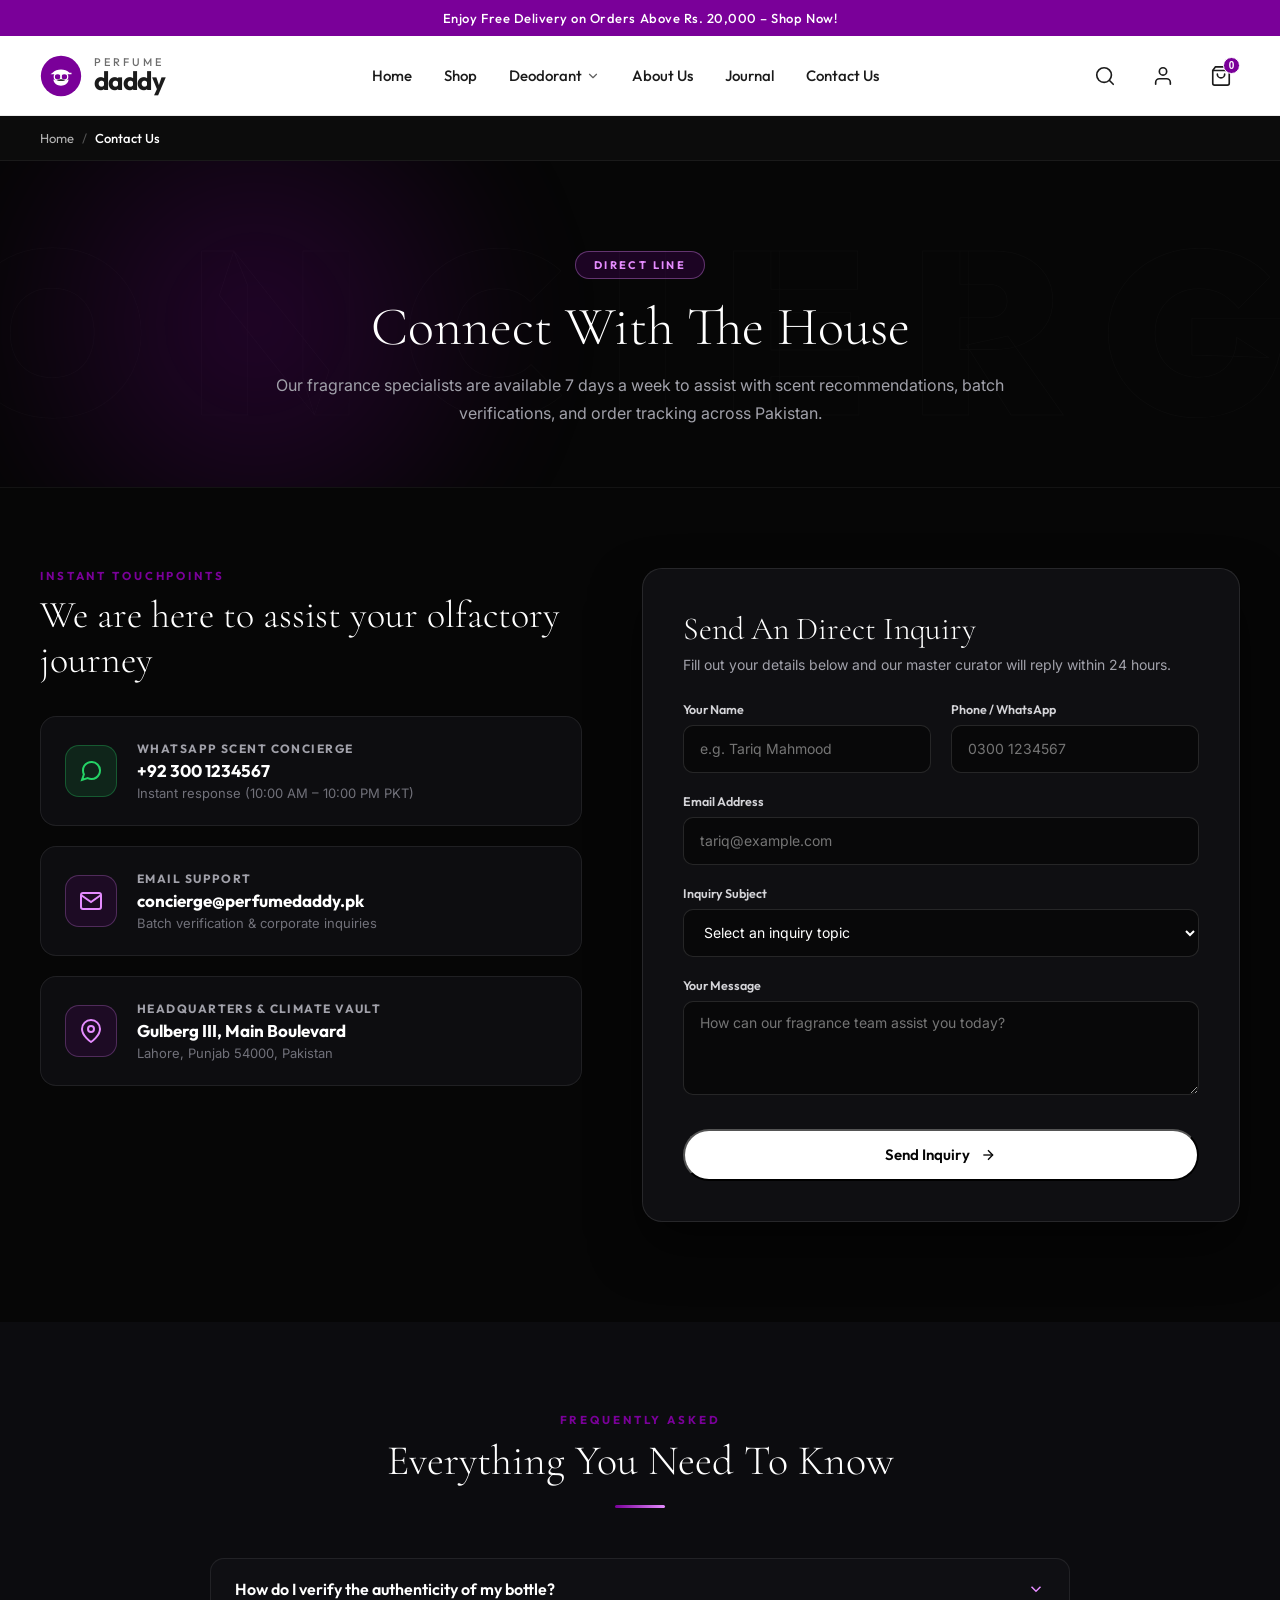
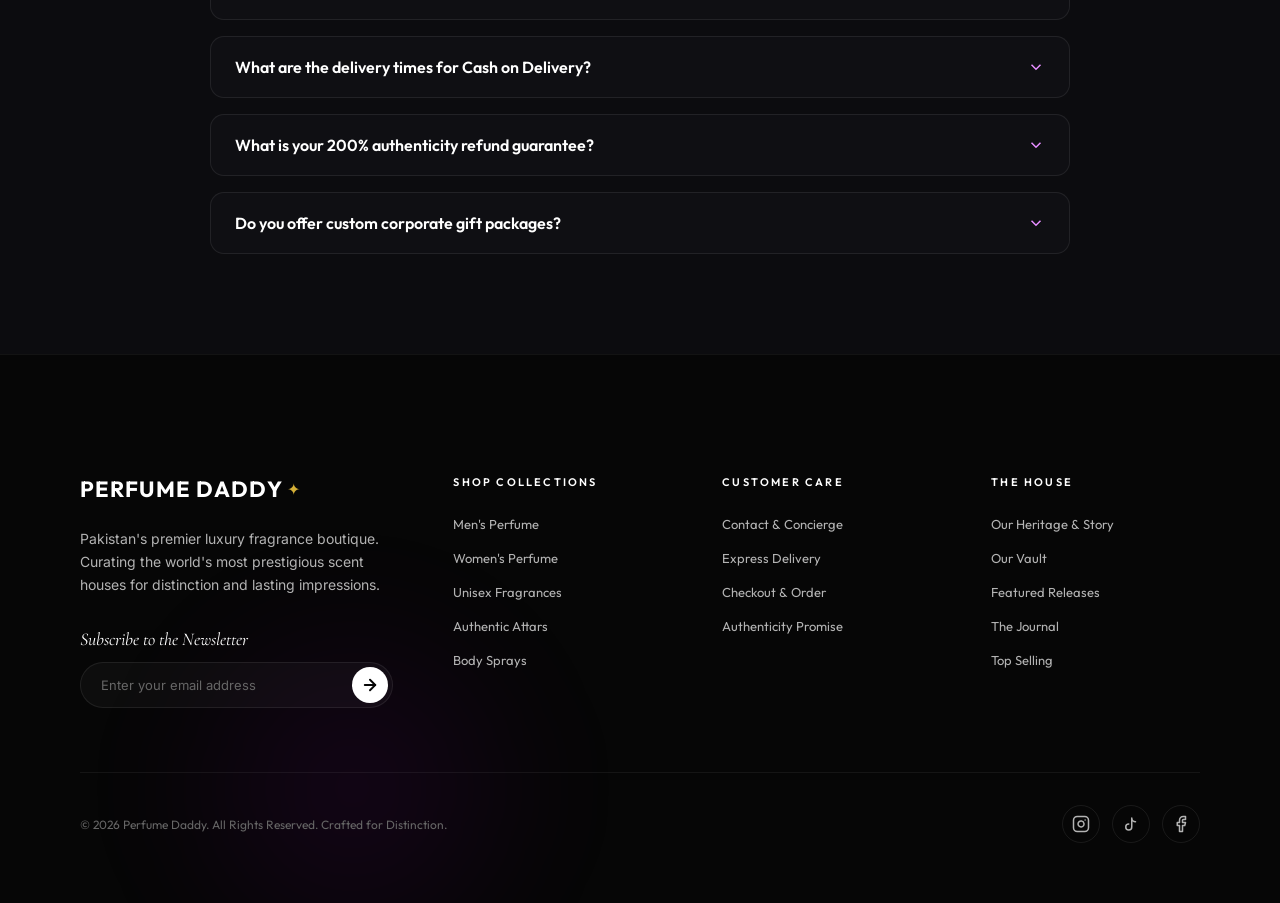
<file: contact.html>
<!DOCTYPE html>
<html lang="en">
<head>
  <meta charset="UTF-8">
  <meta name="viewport" content="width=device-width, initial-scale=1.0">
  <title>Contact Customer Care & Fragrance Concierge | Perfume Daddy</title>
  <meta name="description" content="Get in touch with Perfume Daddy's fragrance concierge. WhatsApp support, authenticity verification, order tracking, and store details in Pakistan.">
  
  <!-- Google Fonts -->
  <link rel="preconnect" href="https://fonts.googleapis.com">
  <link rel="preconnect" href="https://fonts.gstatic.com" crossorigin>
  <link href="https://fonts.googleapis.com/css2?family=Cormorant+Garamond:ital,wght@0,300;0,400;0,600;1,300;1,400&family=Inter:wght@300;400;500;600&family=Outfit:wght@400;500;600;700;800&display=swap" rel="stylesheet">
  
  <!-- CSS Stylesheet -->
  <link rel="stylesheet" href="index.css">
</head>
<body>

  <!-- Announcement Bar -->
  <div class="announcement-bar">
    <div class="announcement-content">
      <span>Enjoy Free Delivery on Orders Above Rs. 20,000 – Shop Now!</span>
    </div>
  </div>

  <!-- Site Header -->
  <header class="site-header">
    <div class="header-container">
      
      <!-- Mobile Menu Trigger -->
      <button class="mobile-menu-trigger" aria-label="Toggle Menu" id="menuBtn">
        <svg viewBox="0 0 24 24" width="24" height="24" stroke="currentColor" stroke-width="2" fill="none" stroke-linecap="round" stroke-linejoin="round">
          <line x1="3" y1="12" x2="21" y2="12"></line>
          <line x1="3" y1="6" x2="21" y2="6"></line>
          <line x1="3" y1="18" x2="21" y2="18"></line>
        </svg>
      </button>

      <!-- Logo -->
      <a href="index.html" class="logo-link" aria-label="Perfume Daddy Home">
        <div class="logo-wrapper">
          <svg class="logo-avatar" viewBox="0 0 100 100" width="42" height="42">
            <circle cx="50" cy="50" r="48" fill="#7A0099" />
            <path d="M30 42 C 40 32, 60 32, 70 42 L 75 42 L 75 46 L 25 46 Z" fill="#ffffff" />
            <circle cx="42" cy="52" r="8" stroke="#ffffff" stroke-width="3" fill="none" />
            <circle cx="58" cy="52" r="8" stroke="#ffffff" stroke-width="3" fill="none" />
            <line x1="50" y1="52" x2="50" y2="52" stroke="#ffffff" stroke-width="3" />
            <path d="M32 58 C 32 78, 68 78, 68 58 C 68 62, 32 62, 32 58 Z" fill="#ffffff" />
            <path d="M40 60 Q 50 56 60 60 Q 50 64 40 60 Z" fill="#2d2d2d" />
          </svg>
          <div class="logo-text-group">
            <span class="logo-subtitle">perfume</span>
            <span class="logo-title">daddy</span>
          </div>
        </div>
      </a>

      <!-- Desktop Navigation Menu -->
      <nav class="desktop-nav" aria-label="Primary Navigation">
        <ul class="nav-list">
          <li class="nav-item">
            <a href="index.html" class="nav-link">Home</a>
          </li>

          <li class="nav-item">
            <a href="shop.html" class="nav-link">Shop</a>
          </li>

          <li class="nav-item has-dropdown">
            <a href="shop.html?category=deo" class="nav-link">
              Deodorant
              <svg class="dropdown-chevron" viewBox="0 0 24 24" width="14" height="14" stroke="currentColor" stroke-width="2" fill="none" stroke-linecap="round" stroke-linejoin="round">
                <polyline points="6 9 12 15 18 9"></polyline>
              </svg>
            </a>
            <div class="dropdown-panel mini-dropdown">
              <ul>
                <li><a href="shop.html?gender=men">For Men</a></li>
                <li><a href="shop.html?gender=women">For Women</a></li>
                <li><a href="shop.html?gender=unisex">Unisex</a></li>
              </ul>
            </div>
          </li>
          
          <li class="nav-item">
            <a href="about.html" class="nav-link">About Us</a>
          </li>
          
          <li class="nav-item">
            <a href="blog.html" class="nav-link">Journal</a>
          </li>

          <li class="nav-item">
            <a href="contact.html" class="nav-link active">Contact Us</a>
          </li>
        </ul>
      </nav>

      <!-- Action Utility Icons -->
      <div class="header-utilities">
        <button class="utility-btn utility-search-btn" id="searchBtn" aria-label="Search Catalog">
          <svg viewBox="0 0 24 24" width="22" height="22" stroke="currentColor" stroke-width="1.8" fill="none" stroke-linecap="round" stroke-linejoin="round">
            <circle cx="11" cy="11" r="8"></circle>
            <line x1="21" y1="21" x2="16.65" y2="16.65"></line>
          </svg>
        </button>
        
        <a href="#account" class="utility-btn utility-account-btn" aria-label="My Account">
          <svg viewBox="0 0 24 24" width="22" height="22" stroke="currentColor" stroke-width="1.8" fill="none" stroke-linecap="round" stroke-linejoin="round">
            <path d="M20 21v-2a4 4 0 0 0-4-4H8a4 4 0 0 0-4 4v2"></path>
            <circle cx="12" cy="7" r="4"></circle>
          </svg>
        </a>
        
        <button class="utility-btn cart-btn" id="cartBtn" aria-label="Shopping Cart">
          <svg viewBox="0 0 24 24" width="22" height="22" stroke="currentColor" stroke-width="1.8" fill="none" stroke-linecap="round" stroke-linejoin="round">
            <path d="M6 2L3 6v14a2 2 0 0 0 2 2h14a2 2 0 0 0 2-2V6l-3-4z"></path>
            <line x1="3" y1="6" x2="21" y2="6"></line>
            <path d="M16 10a4 4 0 0 1-8 0"></path>
          </svg>
          <span class="cart-badge">0</span>
        </button>
      </div>

    </div>
  </header>

  <!-- Interactive Slide-out Search Panel -->
  <div class="search-overlay" id="searchOverlay">
    <div class="search-container">
      <div class="search-box">
        <svg class="search-box-icon" viewBox="0 0 24 24" width="20" height="20" stroke="currentColor" stroke-width="2" fill="none" stroke-linecap="round" stroke-linejoin="round">
          <circle cx="11" cy="11" r="8"></circle>
          <line x1="21" y1="21" x2="16.65" y2="16.65"></line>
        </svg>
        <input type="text" placeholder="Search for perfumes, brands, notes..." aria-label="Search" id="searchInput">
        <button class="search-close-btn" id="closeSearchBtn" aria-label="Close Search">
          <svg viewBox="0 0 24 24" width="24" height="24" stroke="currentColor" stroke-width="2" fill="none" stroke-linecap="round" stroke-linejoin="round">
            <line x1="18" y1="6" x2="6" y2="18"></line>
            <line x1="6" y1="6" x2="18" y2="18"></line>
          </svg>
        </button>
      </div>
      <div class="search-suggestions">
        <p class="suggestion-title">Popular Searches</p>
        <div class="suggestion-tags">
          <a href="shop.html?q=creed" class="tag">Creed Aventus</a>
          <a href="shop.html?q=lattafa" class="tag">Lattafa Angham</a>
          <a href="shop.html?q=hawas" class="tag">Rasasi Hawas Ice</a>
          <a href="shop.html?q=sauvage" class="tag">Dior Sauvage</a>
        </div>
      </div>
    </div>
  </div>

  <!-- Interactive Slide-out Cart Drawer -->
  <div class="cart-drawer-overlay" id="cartDrawerOverlay">
    <div class="cart-drawer">
      <div class="cart-drawer-header">
        <h2>Your Bag</h2>
        <button class="cart-close-btn" id="closeCartBtn" aria-label="Close Cart">
          <svg viewBox="0 0 24 24" width="24" height="24" stroke="currentColor" stroke-width="2" fill="none" stroke-linecap="round" stroke-linejoin="round">
            <line x1="18" y1="6" x2="6" y2="18"></line>
            <line x1="6" y1="6" x2="18" y2="18"></line>
          </svg>
        </button>
      </div>
      
      <div class="cart-drawer-body">
        <div class="empty-cart-state">
          <svg viewBox="0 0 24 24" width="48" height="48" stroke="#ccc" stroke-width="1.5" fill="none" stroke-linecap="round" stroke-linejoin="round">
            <path d="M6 2L3 6v14a2 2 0 0 0 2 2h14a2 2 0 0 0 2-2V6l-3-4z"></path>
            <line x1="3" y1="6" x2="21" y2="6"></line>
            <path d="M16 10a4 4 0 0 1-8 0"></path>
          </svg>
          <p>Your bag is empty.</p>
          <a href="shop.html" class="btn-primary">Browse Perfumes</a>
        </div>
      </div>
    </div>
  </div>

  <!-- Mobile Menu Drawer -->
  <div class="mobile-drawer-overlay" id="mobileDrawerOverlay">
    <div class="mobile-drawer">
      <div class="mobile-drawer-header">
        <span class="mobile-logo-text">perfume daddy</span>
        <button class="mobile-close-btn" id="closeMenuBtn" aria-label="Close Menu">
          <svg viewBox="0 0 24 24" width="24" height="24" stroke="currentColor" stroke-width="2" fill="none" stroke-linecap="round" stroke-linejoin="round">
            <line x1="18" y1="6" x2="6" y2="18"></line>
            <line x1="6" y1="6" x2="18" y2="18"></line>
          </svg>
        </button>
      </div>
      <div class="mobile-drawer-body">
        <div class="mobile-drawer-utilities">
          <button class="mobile-search-trigger" id="drawerSearchBtn" aria-label="Search Catalog">
            <svg viewBox="0 0 24 24" width="18" height="18" stroke="currentColor" stroke-width="2" fill="none" stroke-linecap="round" stroke-linejoin="round">
              <circle cx="11" cy="11" r="8"></circle>
              <line x1="21" y1="21" x2="16.65" y2="16.65"></line>
            </svg>
            <span>Search catalog...</span>
          </button>
          
          <a href="#account" class="mobile-account-card">
            <div class="mobile-account-avatar">
              <svg viewBox="0 0 24 24" width="18" height="18" stroke="currentColor" stroke-width="1.8" fill="none" stroke-linecap="round" stroke-linejoin="round">
                <path d="M20 21v-2a4 4 0 0 0-4-4H8a4 4 0 0 0-4 4v2"></path>
                <circle cx="12" cy="7" r="4"></circle>
              </svg>
            </div>
            <div class="mobile-account-info">
              <span class="mobile-account-name">My Account</span>
              <span class="mobile-account-desc">Sign in or view orders</span>
            </div>
            <svg class="mobile-account-arrow" viewBox="0 0 24 24" width="16" height="16" stroke="currentColor" stroke-width="2" fill="none" stroke-linecap="round" stroke-linejoin="round">
              <polyline points="9 18 15 12 9 6"></polyline>
            </svg>
          </a>
        </div>

        <div class="mobile-drawer-divider"></div>

        <ul class="mobile-nav-list">
          <li class="mobile-nav-item"><a href="index.html" class="mobile-nav-link">Home</a></li>
          <li class="mobile-nav-item"><a href="shop.html" class="mobile-nav-link">Shop</a></li>
          <li class="mobile-nav-item"><a href="shop.html?category=deo" class="mobile-nav-link">Deodorant</a></li>
          <li class="mobile-nav-item"><a href="about.html" class="mobile-nav-link">About Us</a></li>
          <li class="mobile-nav-item"><a href="blog.html" class="mobile-nav-link">Journal</a></li>
          <li class="mobile-nav-item"><a href="contact.html" class="mobile-nav-link active">Contact Us</a></li>
        </ul>
      </div>
    </div>
  </div>

  <!-- Breadcrumb Bar -->
  <nav class="breadcrumb-container" aria-label="Breadcrumb">
    <div class="breadcrumb-wrapper">
      <ol class="breadcrumb-list">
        <li><a href="index.html">Home</a></li>
        <li><span class="bc-sep">/</span></li>
        <li aria-current="page" class="bc-active">Contact Us</li>
      </ol>
    </div>
  </nav>

  <!-- Contact Hero Section -->
  <section class="contact-hero-section">
    <div class="hero-watermark">CONCIERGE</div>
    <div class="hero-bg-glow"></div>
    <div class="contact-wrapper">
      <div class="contact-hero-content">
        <span class="contact-badge">Direct Line</span>
        <h1 class="contact-hero-title">Connect With The House</h1>
        <p class="contact-hero-desc">
          Our fragrance specialists are available 7 days a week to assist with scent recommendations, batch verifications, and order tracking across Pakistan.
        </p>
      </div>
    </div>
  </section>

  <!-- Main Contact Layout Section -->
  <section class="contact-main-section">
    <div class="contact-wrapper">
      <div class="contact-grid">
        
        <!-- Direct Contact Info Column -->
        <div class="contact-info-column">
          <span class="contact-subheading">Instant Touchpoints</span>
          <h2 class="contact-heading">We are here to assist your olfactory journey</h2>
          
          <div class="contact-card-list">
            <!-- Card 1: WhatsApp -->
            <a href="https://wa.me/923001234567" target="_blank" rel="noopener noreferrer" class="contact-info-card">
              <div class="contact-card-icon whatsapp">
                <svg viewBox="0 0 24 24" width="24" height="24" stroke="currentColor" stroke-width="2" fill="none">
                  <path d="M21 11.5a8.38 8.38 0 0 1-.9 3.8 8.5 8.5 0 0 1-7.6 4.7 8.38 8.38 0 0 1-3.8-.9L3 21l1.9-5.7a8.38 8.38 0 0 1-.9-3.8 8.5 8.5 0 0 1 4.7-7.6 8.38 8.38 0 0 1 3.8-.9h.5a8.48 8.48 0 0 1 8 8v.5z"></path>
                </svg>
              </div>
              <div class="contact-card-content">
                <span class="contact-card-label">WhatsApp Scent Concierge</span>
                <span class="contact-card-value">+92 300 1234567</span>
                <span class="contact-card-sub">Instant response (10:00 AM – 10:00 PM PKT)</span>
              </div>
            </a>

            <!-- Card 2: Email -->
            <a href="mailto:concierge@perfumedaddy.pk" class="contact-info-card">
              <div class="contact-card-icon email">
                <svg viewBox="0 0 24 24" width="24" height="24" stroke="currentColor" stroke-width="2" fill="none">
                  <path d="M4 4h16c1.1 0 2 .9 2 2v12c0 1.1-.9 2-2 2H4c-1.1 0-2-.9-2-2V6c0-1.1.9-2 2-2z"></path>
                  <polyline points="22,6 12,13 2,6"></polyline>
                </svg>
              </div>
              <div class="contact-card-content">
                <span class="contact-card-label">Email Support</span>
                <span class="contact-card-value">concierge@perfumedaddy.pk</span>
                <span class="contact-card-sub">Batch verification & corporate inquiries</span>
              </div>
            </a>

            <!-- Card 3: Vault Location -->
            <div class="contact-info-card static">
              <div class="contact-card-icon location">
                <svg viewBox="0 0 24 24" width="24" height="24" stroke="currentColor" stroke-width="2" fill="none">
                  <path d="M21 10c0 7-9 13-9 13s-9-6-9-13a9 9 0 0 1 18 0z"></path>
                  <circle cx="12" cy="10" r="3"></circle>
                </svg>
              </div>
              <div class="contact-card-content">
                <span class="contact-card-label">Headquarters & Climate Vault</span>
                <span class="contact-card-value">Gulberg III, Main Boulevard</span>
                <span class="contact-card-sub">Lahore, Punjab 54000, Pakistan</span>
              </div>
            </div>
          </div>
        </div>

        <!-- Inquiry Form Column -->
        <div class="contact-form-column">
          <div class="contact-form-box">
            <h3 class="form-box-title">Send An Direct Inquiry</h3>
            <p class="form-box-desc">Fill out your details below and our master curator will reply within 24 hours.</p>

            <form class="luxury-inquiry-form" id="contactInquiryForm" action="#" method="POST">
              <div class="form-row-dual">
                <div class="form-group">
                  <label for="contactName" class="form-label">Your Name</label>
                  <input type="text" id="contactName" class="form-input" placeholder="e.g. Tariq Mahmood" required>
                </div>
                <div class="form-group">
                  <label for="contactPhone" class="form-label">Phone / WhatsApp</label>
                  <input type="tel" id="contactPhone" class="form-input" placeholder="0300 1234567" required>
                </div>
              </div>

              <div class="form-group">
                <label for="contactEmail" class="form-label">Email Address</label>
                <input type="email" id="contactEmail" class="form-input" placeholder="tariq@example.com" required>
              </div>

              <div class="form-group">
                <label for="contactSubject" class="form-label">Inquiry Subject</label>
                <select id="contactSubject" class="form-select" required>
                  <option value="" disabled selected>Select an inquiry topic</option>
                  <option value="advice">Personal Scent Recommendation</option>
                  <option value="tracking">Order Tracking & Delivery Status</option>
                  <option value="verification">Batch Code & Authenticity Verification</option>
                  <option value="wholesale">Corporate Gifts & Wholesale Bulk</option>
                </select>
              </div>

              <div class="form-group">
                <label for="contactMessage" class="form-label">Your Message</label>
                <textarea id="contactMessage" class="form-textarea" rows="4" placeholder="How can our fragrance team assist you today?" required></textarea>
              </div>

              <button type="submit" class="btn-luxury-primary btn-full-submit">
                <span>Send Inquiry</span>
                <svg class="cta-arrow" viewBox="0 0 24 24" width="16" height="16" stroke="currentColor" stroke-width="2" fill="none">
                  <line x1="5" y1="12" x2="19" y2="12"></line>
                  <polyline points="12 5 19 12 12 19"></polyline>
                </svg>
              </button>
            </form>
          </div>
        </div>

      </div>
    </div>
  </section>

  <!-- FAQ Accordion Section -->
  <section class="contact-faq-section">
    <div class="contact-wrapper">
      <div class="section-header-center">
        <span class="about-subheading">Frequently Asked</span>
        <h2 class="about-heading">Everything You Need To Know</h2>
        <div class="title-accent-bar-center"></div>
      </div>

      <div class="faq-accordion-grid">
        <details class="faq-item">
          <summary class="faq-question">
            <span>How do I verify the authenticity of my bottle?</span>
            <svg class="faq-chevron" viewBox="0 0 24 24" width="18" height="18" stroke="currentColor" stroke-width="2" fill="none">
              <polyline points="6 9 12 15 18 9"></polyline>
            </svg>
          </summary>
          <div class="faq-answer">
            <p>Every bottle in our vault includes factory sealed cellophane packaging with laser-engraved batch codes on the base of the glass bottle. You can cross-reference your batch code on global cosmetic checkers or request a certificate of origin from our concierge.</p>
          </div>
        </details>

        <details class="faq-item">
          <summary class="faq-question">
            <span>What are the delivery times for Cash on Delivery?</span>
            <svg class="faq-chevron" viewBox="0 0 24 24" width="18" height="18" stroke="currentColor" stroke-width="2" fill="none">
              <polyline points="6 9 12 15 18 9"></polyline>
            </svg>
          </summary>
          <div class="faq-answer">
            <p>We dispatch all orders within 12 hours via express courier. Delivery takes 24–48 hours for major hubs (Lahore, Karachi, Islamabad, Rawalpindi) and 48–72 hours for all other cities across Pakistan.</p>
          </div>
        </details>

        <details class="faq-item">
          <summary class="faq-question">
            <span>What is your 200% authenticity refund guarantee?</span>
            <svg class="faq-chevron" viewBox="0 0 24 24" width="18" height="18" stroke="currentColor" stroke-width="2" fill="none">
              <polyline points="6 9 12 15 18 9"></polyline>
            </svg>
          </summary>
          <div class="faq-answer">
            <p>If any bottle purchased from Perfume Daddy is proven to be unauthentic by an authorized brand distributor, we will issue a full 100% money-back refund plus an additional 100% store credit store guarantee.</p>
          </div>
        </details>

        <details class="faq-item">
          <summary class="faq-question">
            <span>Do you offer custom corporate gift packages?</span>
            <svg class="faq-chevron" viewBox="0 0 24 24" width="18" height="18" stroke="currentColor" stroke-width="2" fill="none">
              <polyline points="6 9 12 15 18 9"></polyline>
            </svg>
          </summary>
          <div class="faq-answer">
            <p>Yes, we curate custom luxury gift boxes with bespoke ribbon wraps and personalized handwritten calligraphy cards for weddings, corporate galas, and festive holidays.</p>
          </div>
        </details>
      </div>
    </div>
  </section>

  <!-- Luxury Footer -->
  <footer class="luxury-footer">
    <div class="footer-glow"></div>
    
    <!-- Top Footer: Brand, Columns, Newsletter -->
    <div class="footer-top-container">
      
      <!-- Brand & Newsletter -->
      <div class="footer-brand-column">
        <div class="footer-logo">
          <span class="footer-logo-main">Perfume Daddy</span>
          <span class="footer-logo-spark">✦</span>
        </div>
        <p class="footer-tagline">
          Pakistan's premier luxury fragrance boutique. Curating the world's most prestigious scent houses for distinction and lasting impressions.
        </p>
        
        <!-- Newsletter Box -->
        <div class="footer-newsletter-wrap">
          <span class="newsletter-title">Subscribe to the Newsletter</span>
          <form class="newsletter-form" action="/subscribe" method="POST">
            <input type="email" placeholder="Enter your email address" class="newsletter-input" required>
            <button type="submit" class="btn-newsletter-submit" aria-label="Subscribe to newsletter">
              <svg viewBox="0 0 24 24" width="18" height="18" stroke="currentColor" stroke-width="2.5" fill="none" stroke-linecap="round" stroke-linejoin="round">
                <line x1="5" y1="12" x2="19" y2="12"></line>
                <polyline points="12 5 19 12 12 19"></polyline>
              </svg>
            </button>
          </form>
        </div>
      </div>

      <!-- Links Column 1: Shop -->
      <div class="footer-links-column">
        <h4 class="footer-column-heading">Shop Collections</h4>
        <ul class="footer-links-list">
          <li><a href="shop.html?gender=men" class="footer-link">Men's Perfume</a></li>
          <li><a href="shop.html?gender=women" class="footer-link">Women's Perfume</a></li>
          <li><a href="shop.html?gender=unisex" class="footer-link">Unisex Fragrances</a></li>
          <li><a href="shop.html?category=attar" class="footer-link">Authentic Attars</a></li>
          <li><a href="shop.html?category=deo" class="footer-link">Body Sprays</a></li>
        </ul>
      </div>

      <!-- Links Column 2: Info -->
      <div class="footer-links-column">
        <h4 class="footer-column-heading">Customer Care</h4>
        <ul class="footer-links-list">
          <li><a href="contact.html" class="footer-link">Contact & Concierge</a></li>
          <li><a href="checkout.html" class="footer-link">Express Delivery</a></li>
          <li><a href="checkout.html" class="footer-link">Checkout & Order</a></li>
          <li><a href="index.html#brand-stats" class="footer-link">Authenticity Promise</a></li>
        </ul>
      </div>

      <!-- Links Column 3: Brand -->
      <div class="footer-links-column">
        <h4 class="footer-column-heading">The House</h4>
        <ul class="footer-links-list">
          <li><a href="about.html" class="footer-link">Our Heritage & Story</a></li>
          <li><a href="shop.html" class="footer-link">Our Vault</a></li>
          <li><a href="index.html#hot-list" class="footer-link">Featured Releases</a></li>
          <li><a href="blog.html" class="footer-link">The Journal</a></li>
          <li><a href="index.html#top-selling" class="footer-link">Top Selling</a></li>
        </ul>
      </div>

    </div>

    <!-- Bottom Footer: Copyright and Socials -->
    <div class="footer-bottom-container">
      <div class="footer-bottom-divider"></div>
      <div class="footer-bottom-flex">
        
        <!-- Copyright -->
        <span class="footer-copyright">
          &copy; 2026 Perfume Daddy. All Rights Reserved. Crafted for Distinction.
        </span>

        <!-- Social Icons -->
        <div class="footer-social-row">
          <a href="https://instagram.com" class="social-icon-btn" target="_blank" rel="noopener noreferrer" aria-label="Instagram Profile">
            <svg viewBox="0 0 24 24" width="18" height="18" stroke="currentColor" stroke-width="2" fill="none" stroke-linecap="round" stroke-linejoin="round">
              <rect x="2" y="2" width="20" height="20" rx="5" ry="5"></rect>
              <path d="M16 11.37A4 4 0 1 1 12.63 8 4 4 0 0 1 16 11.37z"></path>
              <line x1="17.5" y1="6.5" x2="17.51" y2="6.5"></line>
            </svg>
          </a>
          <a href="https://tiktok.com" class="social-icon-btn" target="_blank" rel="noopener noreferrer" aria-label="TikTok Profile">
            <svg viewBox="0 0 24 24" width="18" height="18" stroke="currentColor" stroke-width="2" fill="none" stroke-linecap="round" stroke-linejoin="round">
              <path d="M9 12a4 4 0 1 0 4 4V4a5 5 0 0 0 5 5"></path>
            </svg>
          </a>
          <a href="https://facebook.com" class="social-icon-btn" target="_blank" rel="noopener noreferrer" aria-label="Facebook Profile">
            <svg viewBox="0 0 24 24" width="18" height="18" stroke="currentColor" stroke-width="2" fill="none" stroke-linecap="round" stroke-linejoin="round">
              <path d="M18 2h-3a5 5 0 0 0-5 5v3H7v4h3v8h4v-8h3l1-4h-4V7a1 1 0 0 1 1-1h3z"></path>
            </svg>
          </a>
        </div>

      </div>
    </div>
  </footer>

  <script src="app.js"></script>
</body>
</html>
</file>
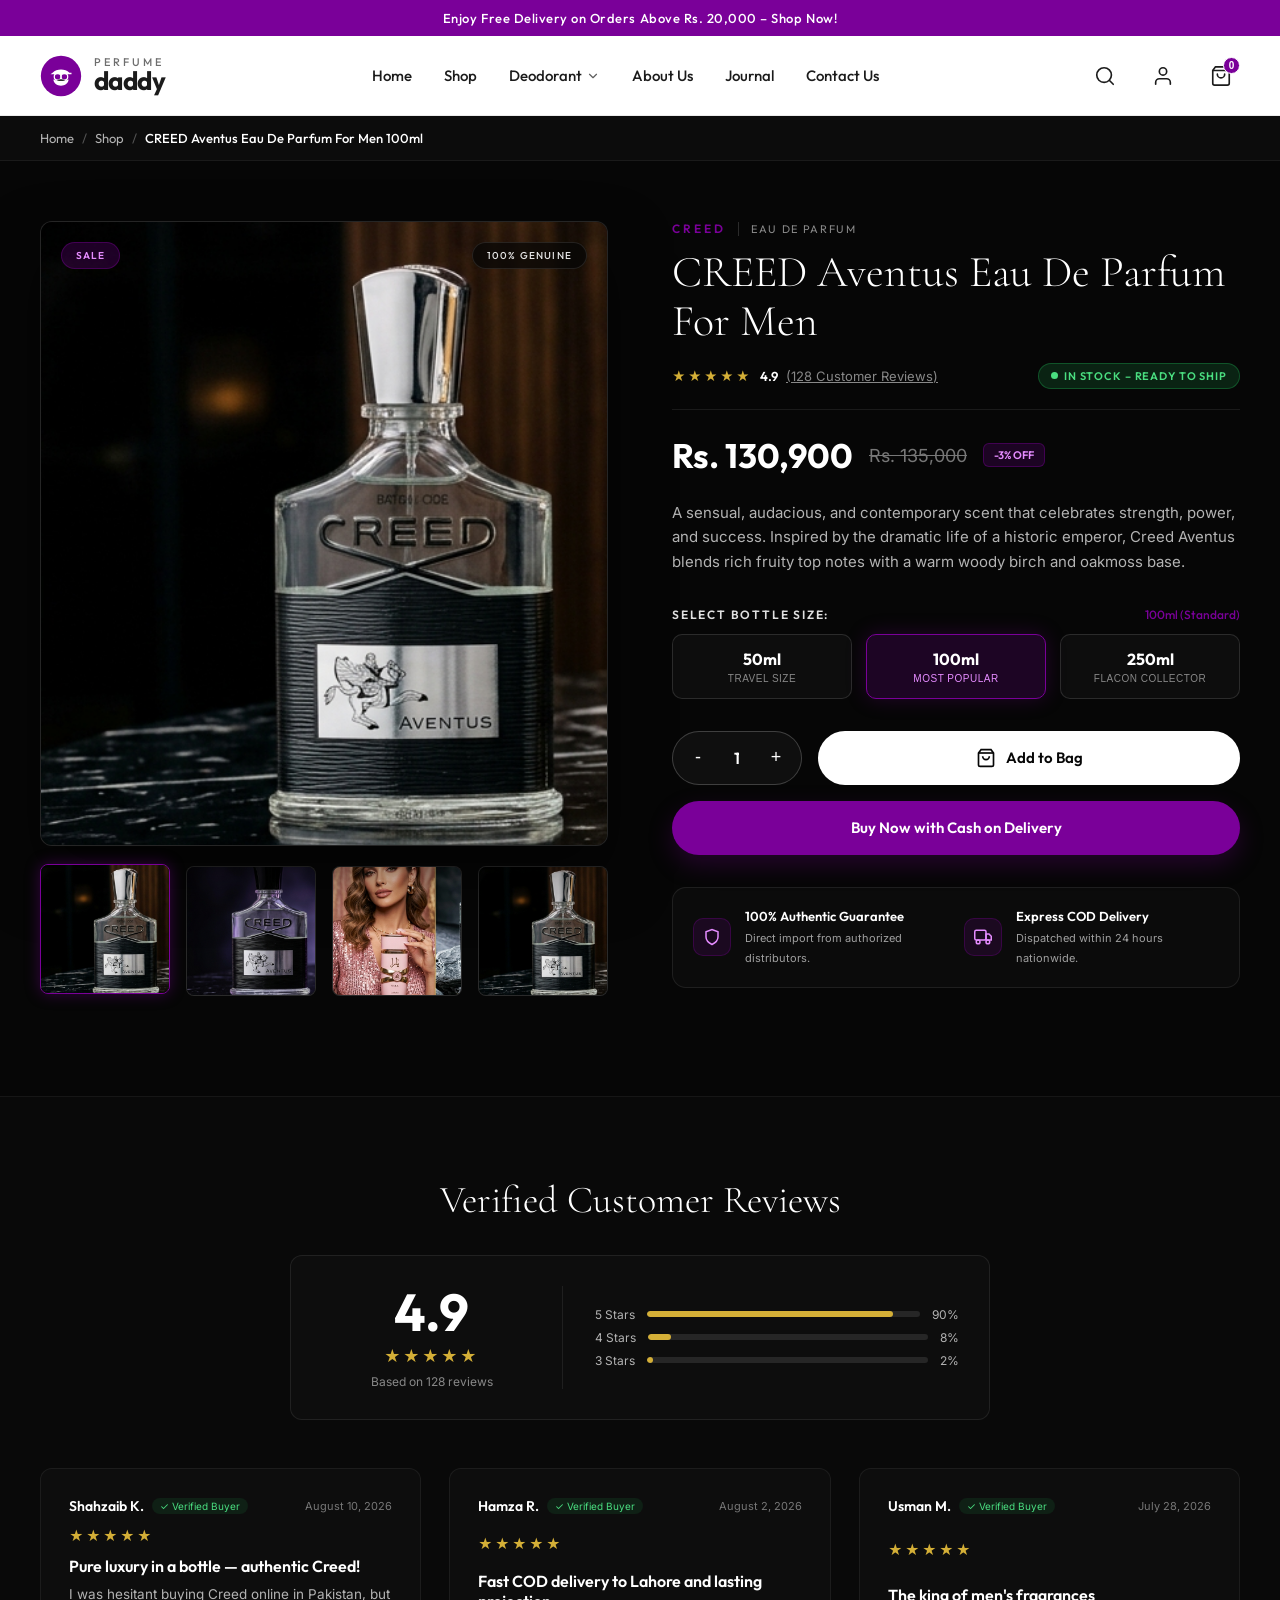
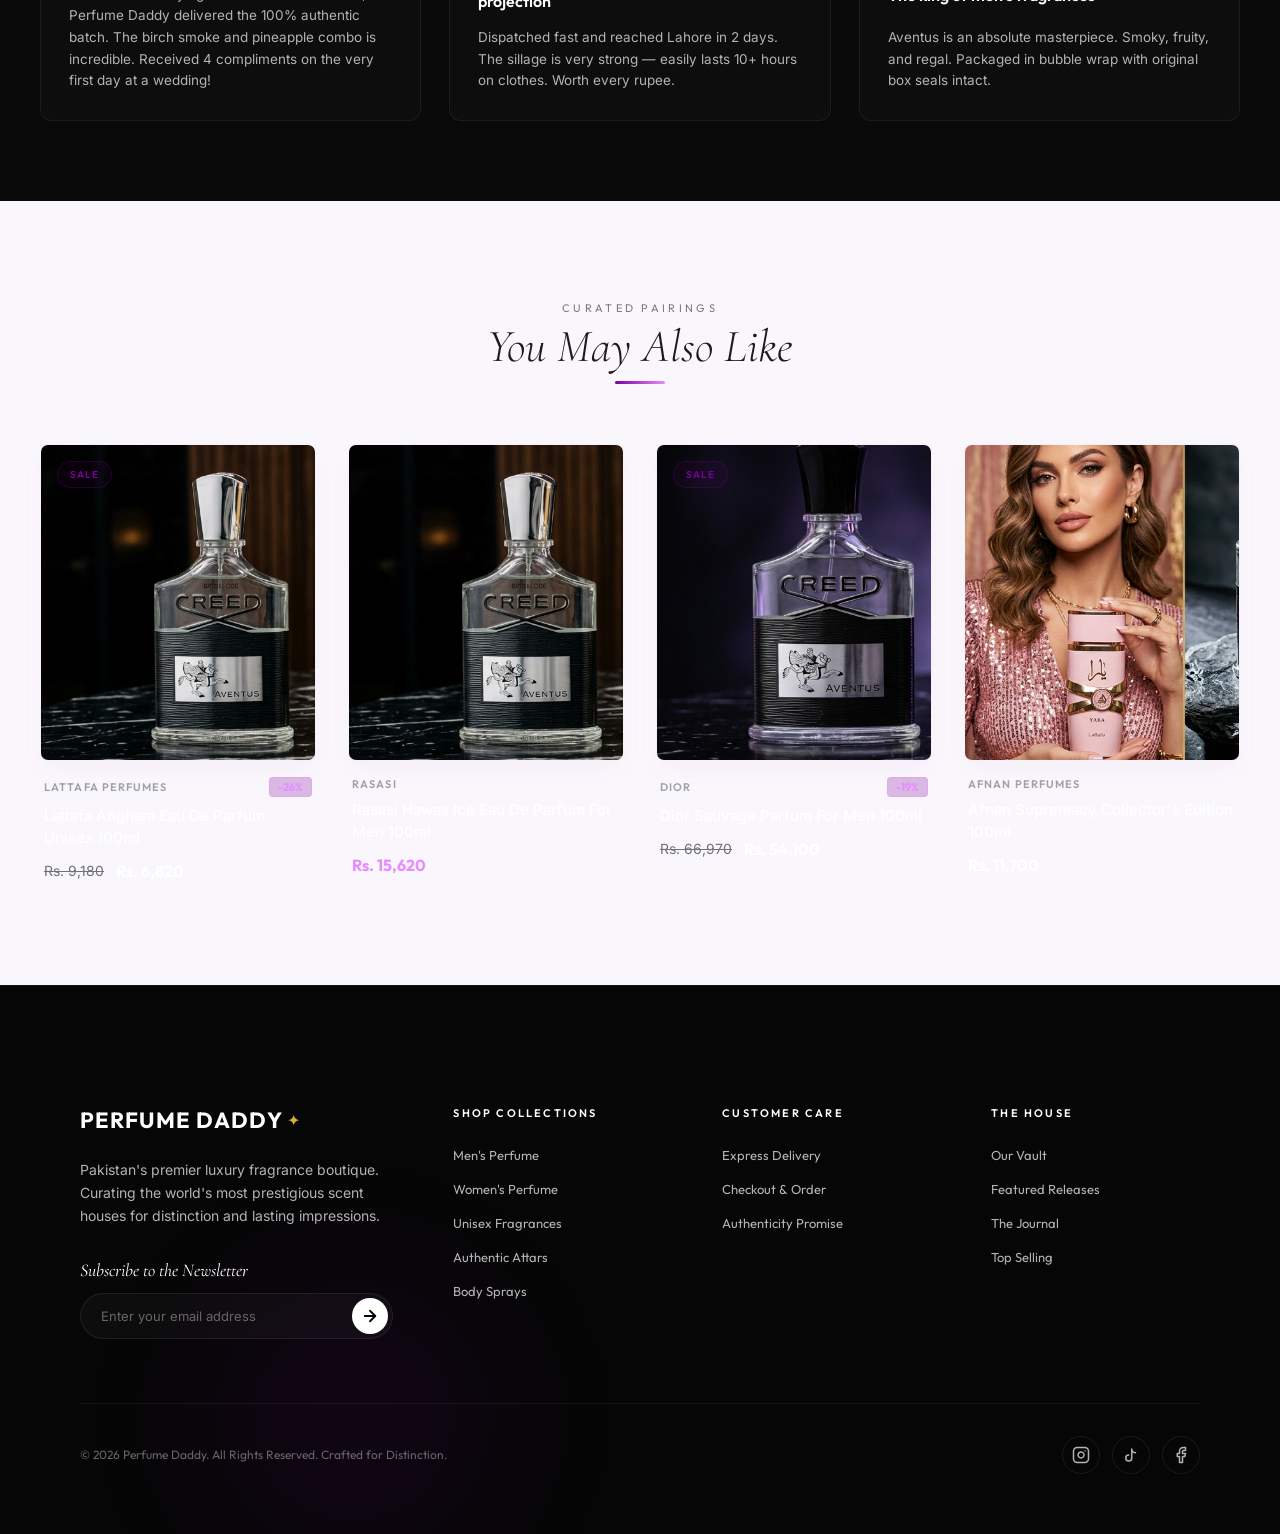
<file: product.html>
<!DOCTYPE html>
<html lang="en">
<head>
  <meta charset="UTF-8">
  <meta name="viewport" content="width=device-width, initial-scale=1.0">
  <title>CREED Aventus Eau De Parfum For Men 100ml | Perfume Daddy</title>
  <meta name="description" content="Buy 100% authentic Creed Aventus Eau De Parfum 100ml in Pakistan. Premium notes of pineapple, birch, and ambergris with nationwide cash on delivery.">
  
  <!-- Google Fonts -->
  <link rel="preconnect" href="https://fonts.googleapis.com">
  <link rel="preconnect" href="https://fonts.gstatic.com" crossorigin>
  <link href="https://fonts.googleapis.com/css2?family=Cormorant+Garamond:ital,wght@0,300;0,400;0,600;1,300;1,400&family=Inter:wght@300;400;500;600&family=Outfit:wght@400;500;600;700;800&display=swap" rel="stylesheet">
  
  <link rel="stylesheet" href="index.css">
</head>
<body>

  <!-- Announcement Bar -->
  <div class="announcement-bar">
    <div class="announcement-content">
      <span>Enjoy Free Delivery on Orders Above Rs. 20,000 – Shop Now!</span>
    </div>
  </div>

  <!-- Header -->
  <header class="site-header">
    <div class="header-container">
      
      <!-- Mobile Menu Trigger -->
      <button class="mobile-menu-trigger" aria-label="Toggle Menu" id="menuBtn">
        <svg viewBox="0 0 24 24" width="24" height="24" stroke="currentColor" stroke-width="2" fill="none" stroke-linecap="round" stroke-linejoin="round">
          <line x1="3" y1="12" x2="21" y2="12"></line>
          <line x1="3" y1="6" x2="21" y2="6"></line>
          <line x1="3" y1="18" x2="21" y2="18"></line>
        </svg>
      </button>

      <!-- Logo -->
      <a href="index.html" class="logo-link" aria-label="Perfume Daddy Home">
        <div class="logo-wrapper">
          <!-- Stylized Avatar Icon (Circle + Hipster Character) -->
          <svg class="logo-avatar" viewBox="0 0 100 100" width="42" height="42">
            <circle cx="50" cy="50" r="48" fill="#7A0099" />
            <!-- Cap -->
            <path d="M30 42 C 40 32, 60 32, 70 42 L 75 42 L 75 46 L 25 46 Z" fill="#ffffff" />
            <!-- Glasses -->
            <circle cx="42" cy="52" r="8" stroke="#ffffff" stroke-width="3" fill="none" />
            <circle cx="58" cy="52" r="8" stroke="#ffffff" stroke-width="3" fill="none" />
            <line x1="50" y1="52" x2="50" y2="52" stroke="#ffffff" stroke-width="3" />
            <!-- Beard & Face -->
            <path d="M32 58 C 32 78, 68 78, 68 58 C 68 62, 32 62, 32 58 Z" fill="#ffffff" />
            <!-- Mustache -->
            <path d="M40 60 Q 50 56 60 60 Q 50 64 40 60 Z" fill="#2d2d2d" />
          </svg>
          <div class="logo-text-group">
            <span class="logo-subtitle">perfume</span>
            <span class="logo-title">daddy</span>
          </div>
        </div>
      </a>

      <!-- Desktop Navigation Menu -->
      <nav class="desktop-nav" aria-label="Primary Navigation">
        <ul class="nav-list">
          <li class="nav-item">
            <a href="index.html" class="nav-link">Home</a>
          </li>

          <li class="nav-item">
            <a href="shop.html" class="nav-link">Shop</a>
          </li>

          <li class="nav-item has-dropdown">
            <a href="shop.html?category=deo" class="nav-link">
              Deodorant
              <svg class="dropdown-chevron" viewBox="0 0 24 24" width="14" height="14" stroke="currentColor" stroke-width="2" fill="none" stroke-linecap="round" stroke-linejoin="round">
                <polyline points="6 9 12 15 18 9"></polyline>
              </svg>
            </a>
            <div class="dropdown-panel mini-dropdown">
              <ul>
                <li><a href="shop.html?gender=men">For Men</a></li>
                <li><a href="shop.html?gender=women">For Women</a></li>
                <li><a href="shop.html?gender=unisex">Unisex</a></li>
              </ul>
            </div>
          </li>
          
          <li class="nav-item">
            <a href="about.html" class="nav-link">About Us</a>
          </li>
          
          <li class="nav-item">
            <a href="blog.html" class="nav-link">Journal</a>
          </li>

          <li class="nav-item">
            <a href="contact.html" class="nav-link">Contact Us</a>
          </li>
        </ul>
      </nav>

      <!-- Action Utility Icons -->
      <div class="header-utilities">
        <button class="utility-btn utility-search-btn" id="searchBtn" aria-label="Search Catalog">
          <svg viewBox="0 0 24 24" width="22" height="22" stroke="currentColor" stroke-width="1.8" fill="none" stroke-linecap="round" stroke-linejoin="round">
            <circle cx="11" cy="11" r="8"></circle>
            <line x1="21" y1="21" x2="16.65" y2="16.65"></line>
          </svg>
        </button>
        
        <a href="#account" class="utility-btn utility-account-btn" aria-label="My Account">
          <svg viewBox="0 0 24 24" width="22" height="22" stroke="currentColor" stroke-width="1.8" fill="none" stroke-linecap="round" stroke-linejoin="round">
            <path d="M20 21v-2a4 4 0 0 0-4-4H8a4 4 0 0 0-4 4v2"></path>
            <circle cx="12" cy="7" r="4"></circle>
          </svg>
        </a>
        
        <button class="utility-btn cart-btn" id="cartBtn" aria-label="Shopping Cart">
          <svg viewBox="0 0 24 24" width="22" height="22" stroke="currentColor" stroke-width="1.8" fill="none" stroke-linecap="round" stroke-linejoin="round">
            <path d="M6 2L3 6v14a2 2 0 0 0 2 2h14a2 2 0 0 0 2-2V6l-3-4z"></path>
            <line x1="3" y1="6" x2="21" y2="6"></line>
            <path d="M16 10a4 4 0 0 1-8 0"></path>
          </svg>
          <span class="cart-badge">0</span>
        </button>
      </div>

    </div>
  </header>

  <!-- Interactive Slide-out Search Panel -->
  <div class="search-overlay" id="searchOverlay">
    <div class="search-container">
      <div class="search-box">
        <svg class="search-box-icon" viewBox="0 0 24 24" width="20" height="20" stroke="currentColor" stroke-width="2" fill="none" stroke-linecap="round" stroke-linejoin="round">
          <circle cx="11" cy="11" r="8"></circle>
          <line x1="21" y1="21" x2="16.65" y2="16.65"></line>
        </svg>
        <input type="text" placeholder="Search for perfumes, brands, notes..." aria-label="Search" id="searchInput">
        <button class="search-close-btn" id="closeSearchBtn" aria-label="Close Search">
          <svg viewBox="0 0 24 24" width="24" height="24" stroke="currentColor" stroke-width="2" fill="none" stroke-linecap="round" stroke-linejoin="round">
            <line x1="18" y1="6" x2="6" y2="18"></line>
            <line x1="6" y1="6" x2="18" y2="18"></line>
          </svg>
        </button>
      </div>
      <div class="search-suggestions">
        <p class="suggestion-title">Popular Searches</p>
        <div class="suggestion-tags">
          <a href="index.html#best-sellers" class="tag">Oud Perfumes</a>
          <a href="index.html#categories" class="tag">Musk Attar</a>
          <a href="index.html#top-selling" class="tag">French Fragrances</a>
          <a href="index.html#promo" class="tag">Gift Boxes</a>
        </div>
      </div>
    </div>
  </div>

  <!-- Interactive Slide-out Cart Drawer -->
  <div class="cart-drawer-overlay" id="cartDrawerOverlay">
    <div class="cart-drawer">
      <div class="cart-drawer-header">
        <h2>Your Bag</h2>
        <button class="cart-close-btn" id="closeCartBtn" aria-label="Close Cart">
          <svg viewBox="0 0 24 24" width="24" height="24" stroke="currentColor" stroke-width="2" fill="none" stroke-linecap="round" stroke-linejoin="round">
            <line x1="18" y1="6" x2="6" y2="18"></line>
            <line x1="6" y1="6" x2="18" y2="18"></line>
          </svg>
        </button>
      </div>
      
      <div class="cart-drawer-body">
        <!-- Empty Cart State -->
        <div class="empty-cart-state">
          <svg viewBox="0 0 24 24" width="48" height="48" stroke="#ccc" stroke-width="1.5" fill="none" stroke-linecap="round" stroke-linejoin="round">
            <path d="M6 2L3 6v14a2 2 0 0 0 2 2h14a2 2 0 0 0 2-2V6l-3-4z"></path>
            <line x1="3" y1="6" x2="21" y2="6"></line>
            <path d="M16 10a4 4 0 0 1-8 0"></path>
          </svg>
          <p>Your bag is empty.</p>
          <a href="index.html#best-sellers" class="btn-primary">Browse Perfumes</a>
        </div>
      </div>
    </div>
  </div>

  <!-- Mobile Menu Drawer -->
  <div class="mobile-drawer-overlay" id="mobileDrawerOverlay">
    <div class="mobile-drawer">
      <div class="mobile-drawer-header">
        <span class="mobile-logo-text">perfume daddy</span>
        <button class="mobile-close-btn" id="closeMenuBtn" aria-label="Close Menu">
          <svg viewBox="0 0 24 24" width="24" height="24" stroke="currentColor" stroke-width="2" fill="none" stroke-linecap="round" stroke-linejoin="round">
            <line x1="18" y1="6" x2="6" y2="18"></line>
            <line x1="6" y1="6" x2="18" y2="18"></line>
          </svg>
        </button>
      </div>
      <div class="mobile-drawer-body">
        <!-- Quick Actions (Search & Account) -->
        <div class="mobile-drawer-utilities">
          <button class="mobile-search-trigger" id="drawerSearchBtn" aria-label="Search Catalog">
            <svg viewBox="0 0 24 24" width="18" height="18" stroke="currentColor" stroke-width="2" fill="none" stroke-linecap="round" stroke-linejoin="round">
              <circle cx="11" cy="11" r="8"></circle>
              <line x1="21" y1="21" x2="16.65" y2="16.65"></line>
            </svg>
            <span>Search catalog...</span>
          </button>
          
          <a href="#account" class="mobile-account-card">
            <div class="mobile-account-avatar">
              <svg viewBox="0 0 24 24" width="18" height="18" stroke="currentColor" stroke-width="1.8" fill="none" stroke-linecap="round" stroke-linejoin="round">
                <path d="M20 21v-2a4 4 0 0 0-4-4H8a4 4 0 0 0-4 4v2"></path>
                <circle cx="12" cy="7" r="4"></circle>
              </svg>
            </div>
            <div class="mobile-account-info">
              <span class="mobile-account-name">My Account</span>
              <span class="mobile-account-desc">Sign in or view orders</span>
            </div>
            <svg class="mobile-account-arrow" viewBox="0 0 24 24" width="16" height="16" stroke="currentColor" stroke-width="2" fill="none" stroke-linecap="round" stroke-linejoin="round">
              <polyline points="9 18 15 12 9 6"></polyline>
            </svg>
          </a>
        </div>

        <div class="mobile-drawer-divider"></div>

        <ul class="mobile-nav-list">
          <li class="mobile-nav-item"><a href="index.html" class="mobile-nav-link">Home</a></li>
          <li class="mobile-nav-item"><a href="shop.html" class="mobile-nav-link">Shop</a></li>
          <li class="mobile-nav-item"><a href="shop.html?category=deo" class="mobile-nav-link">Deodorant</a></li>
          <li class="mobile-nav-item"><a href="about.html" class="mobile-nav-link">About Us</a></li>
          <li class="mobile-nav-item"><a href="blog.html" class="mobile-nav-link">Journal</a></li>
          <li class="mobile-nav-item"><a href="contact.html" class="mobile-nav-link">Contact Us</a></li>
        </ul>
      </div>
    </div>
  </div>

  <!-- Breadcrumb Bar -->
  <nav class="breadcrumb-container" aria-label="Breadcrumb">
    <div class="breadcrumb-wrapper">
      <ol class="breadcrumb-list">
        <li><a href="index.html">Home</a></li>
        <li><span class="bc-sep">/</span></li>
        <li><a href="shop.html">Shop</a></li>
        <li><span class="bc-sep">/</span></li>
        <li aria-current="page" class="bc-active">CREED Aventus Eau De Parfum For Men 100ml</li>
      </ol>
    </div>
  </nav>

  <!-- Product Detail Section -->
  <main class="pdp-main-section">
    <div class="pdp-wrapper">
      <div class="pdp-grid">
        
        <!-- Left Column: Image Showcase & Thumbnails -->
        <div class="pdp-gallery-col">
          <div class="pdp-main-image-wrap">
            <span class="pdp-badge sale">Sale</span>
            <span class="pdp-badge-auth">100% Genuine</span>
            
            <!-- Featured Main Image -->
            <div class="pdp-image-viewport">
              <img src="assets/images/best_sellers.jpg" alt="CREED Aventus Eau De Parfum Bottle Showcase" id="pdpMainImage" class="pdp-featured-img img-pos-1">
              <div class="zoom-hint-badge">
                <svg viewBox="0 0 24 24" width="12" height="12" stroke="currentColor" stroke-width="2" fill="none">
                  <circle cx="11" cy="11" r="8"></circle>
                  <line x1="21" y1="21" x2="16.65" y2="16.65"></line>
                </svg>
                <span>Hover to zoom</span>
              </div>
            </div>
          </div>

          <!-- Thumbnails Strip -->
          <div class="pdp-thumbs-grid">
            <button class="thumb-btn active" data-img="assets/images/best_sellers.jpg" data-pos="img-pos-1" aria-label="View Bottle Front">
              <div class="thumb-crop-wrap">
                <img src="assets/images/best_sellers.jpg" alt="Creed Aventus Front View" class="thumb-img t-aventus-1">
              </div>
            </button>
            <button class="thumb-btn" data-img="assets/images/hot_list.jpg" data-pos="hot-pos-1" aria-label="View Dark Vault Display">
              <div class="thumb-crop-wrap">
                <img src="assets/images/hot_list.jpg" alt="Creed Aventus Dark Vault" class="thumb-img t-aventus-2">
              </div>
            </button>
            <button class="thumb-btn" data-img="assets/images/top_selling.jpg" data-pos="pos-aventus" aria-label="View Gold Stand Display">
              <div class="thumb-crop-wrap">
                <img src="assets/images/top_selling.jpg" alt="Creed Aventus Gold Stand" class="thumb-img t-aventus-3">
              </div>
            </button>
            <button class="thumb-btn" data-img="assets/images/best_sellers.jpg" data-pos="img-pos-1" aria-label="View Bottle Focus">
              <div class="thumb-crop-wrap">
                <img src="assets/images/best_sellers.jpg" alt="Creed Aventus Focus View" class="thumb-img t-aventus-4">
              </div>
            </button>
          </div>
        </div>

        <!-- Right Column: Editorial Details, Purchasing Controls & Reassurance Box -->
        <div class="pdp-info-col">
          <div class="pdp-brand-row">
            <span class="pdp-brand-tag">Creed</span>
            <span class="pdp-category-tag">Eau De Parfum</span>
          </div>

          <h1 class="pdp-title">CREED Aventus Eau De Parfum For Men</h1>

          <!-- Reviews Rating & Stock State -->
          <div class="pdp-meta-row">
            <div class="pdp-rating">
              <span class="stars">★★★★★</span>
              <span class="rating-num">4.9</span>
              <a href="#reviews" class="review-count-link">(128 Customer Reviews)</a>
            </div>
            <span class="pdp-stock-badge in-stock">
              <span class="pulse-dot"></span> In Stock – Ready to Ship
            </span>
          </div>

          <!-- Price Display Box -->
          <div class="pdp-price-box">
            <span class="pdp-price-current" id="pdpPriceDisplay">Rs. 130,900</span>
            <span class="pdp-price-original" id="pdpPriceOriginal">Rs. 135,000</span>
            <span class="pdp-discount-pill">-3% OFF</span>
          </div>

          <p class="pdp-short-desc">
            A sensual, audacious, and contemporary scent that celebrates strength, power, and success. Inspired by the dramatic life of a historic emperor, Creed Aventus blends rich fruity top notes with a warm woody birch and oakmoss base.
          </p>

          <!-- Bottle Size Selector -->
          <div class="pdp-option-group">
            <div class="option-header">
              <span class="option-label">Select Bottle Size:</span>
              <span class="option-selected-val" id="selectedSizeLabel">100ml (Standard)</span>
            </div>
            <div class="size-pill-group" role="radiogroup" aria-label="Select Bottle Size">
              <button class="size-pill" data-size="50ml" data-price="92,000" data-original="96,000" role="radio" aria-checked="false">
                <span class="size-ml">50ml</span>
                <span class="size-sub">Travel Size</span>
              </button>
              <button class="size-pill active" data-size="100ml" data-price="130,900" data-original="135,000" role="radio" aria-checked="true">
                <span class="size-ml">100ml</span>
                <span class="size-sub">Most Popular</span>
              </button>
              <button class="size-pill" data-size="250ml" data-price="245,000" data-original="255,000" role="radio" aria-checked="false">
                <span class="size-ml">250ml</span>
                <span class="size-sub">Flacon Collector</span>
              </button>
            </div>
          </div>

          <!-- Quantity Stepper & Add to Cart Controls -->
          <div class="pdp-action-block">
            <div class="quantity-stepper">
              <button class="qty-btn minus" id="qtyMinusBtn" aria-label="Decrease Quantity">-</button>
              <input type="number" id="qtyInput" value="1" min="1" max="10" aria-label="Quantity">
              <button class="qty-btn plus" id="qtyPlusBtn" aria-label="Increase Quantity">+</button>
            </div>

            <button class="btn-pdp-add-bag" id="pdpAddBagBtn">
              <svg viewBox="0 0 24 24" width="20" height="20" stroke="currentColor" stroke-width="2" fill="none">
                <path d="M6 2L3 6v14a2 2 0 0 0 2 2h14a2 2 0 0 0 2-2V6l-3-4z"></path>
                <line x1="3" y1="6" x2="21" y2="6"></line>
                <path d="M16 10a4 4 0 0 1-8 0"></path>
              </svg>
              <span>Add to Bag</span>
            </button>
          </div>

          <!-- Express Buy Now Button -->
          <a href="checkout.html" class="btn-pdp-buy-now">Buy Now with Cash on Delivery</a>

          <!-- Delivery & Authenticity Guarantee Callout (Placed in Right Column) -->
          <div class="pdp-trust-box">
            <div class="trust-item">
              <div class="trust-item-icon">
                <svg viewBox="0 0 24 24" width="18" height="18" stroke="currentColor" stroke-width="2" fill="none">
                  <path d="M12 22s8-4 8-10V5l-8-3-8 3v7c0 6 8 10 8 10z"></path>
                </svg>
              </div>
              <div>
                <strong>100% Authentic Guarantee</strong>
                <span>Direct import from authorized distributors.</span>
              </div>
            </div>
            <div class="trust-item">
              <div class="trust-item-icon">
                <svg viewBox="0 0 24 24" width="18" height="18" stroke="currentColor" stroke-width="2" fill="none">
                  <rect x="1" y="3" width="15" height="13" rx="2"></rect>
                  <polygon points="16 8 20 8 23 11 23 16 16 16 16 8"></polygon>
                  <circle cx="5.5" cy="18.5" r="2.5"></circle>
                  <circle cx="18.5" cy="18.5" r="2.5"></circle>
                </svg>
              </div>
              <div>
                <strong>Express COD Delivery</strong>
                <span>Dispatched within 24 hours nationwide.</span>
              </div>
            </div>
          </div>

        </div>

      </div>
    </div>
  </main>



  <!-- Customer Reviews Section -->
  <section class="pdp-reviews-section" id="reviews">
    <div class="pdp-wrapper">
      <div class="reviews-header">
        <h2 class="reviews-title">Verified Customer Reviews</h2>
        <div class="reviews-summary-card">
          <div class="summary-score-box">
            <span class="big-score">4.9</span>
            <span class="stars-gold">★★★★★</span>
            <span class="total-reviews">Based on 128 reviews</span>
          </div>
          <div class="summary-bars">
            <div class="bar-row"><span>5 Stars</span><div class="bar-track"><div class="bar-fill" style="width: 90%;"></div></div><span>90%</span></div>
            <div class="bar-row"><span>4 Stars</span><div class="bar-track"><div class="bar-fill" style="width: 8%;"></div></div><span>8%</span></div>
            <div class="bar-row"><span>3 Stars</span><div class="bar-track"><div class="bar-fill" style="width: 2%;"></div></div><span>2%</span></div>
          </div>
        </div>
      </div>

      <!-- Customer Reviews List -->
      <div class="reviews-grid">
        
        <!-- Review 1 -->
        <article class="review-card">
          <div class="review-card-header">
            <span class="review-author">Shahzaib K.</span>
            <span class="verified-badge">✓ Verified Buyer</span>
            <span class="review-date">August 10, 2026</span>
          </div>
          <div class="review-rating">★★★★★</div>
          <h4 class="review-headline">Pure luxury in a bottle — authentic Creed!</h4>
          <p class="review-text">
            I was hesitant buying Creed online in Pakistan, but Perfume Daddy delivered the 100% authentic batch. The birch smoke and pineapple combo is incredible. Received 4 compliments on the very first day at a wedding!
          </p>
        </article>

        <!-- Review 2 -->
        <article class="review-card">
          <div class="review-card-header">
            <span class="review-author">Hamza R.</span>
            <span class="verified-badge">✓ Verified Buyer</span>
            <span class="review-date">August 2, 2026</span>
          </div>
          <div class="review-rating">★★★★★</div>
          <h4 class="review-headline">Fast COD delivery to Lahore and lasting projection</h4>
          <p class="review-text">
            Dispatched fast and reached Lahore in 2 days. The sillage is very strong — easily lasts 10+ hours on clothes. Worth every rupee.
          </p>
        </article>

        <!-- Review 3 -->
        <article class="review-card">
          <div class="review-card-header">
            <span class="review-author">Usman M.</span>
            <span class="verified-badge">✓ Verified Buyer</span>
            <span class="review-date">July 28, 2026</span>
          </div>
          <div class="review-rating">★★★★★</div>
          <h4 class="review-headline">The king of men's fragrances</h4>
          <p class="review-text">
            Aventus is an absolute masterpiece. Smoky, fruity, and regal. Packaged in bubble wrap with original box seals intact.
          </p>
        </article>

      </div>
    </div>
  </section>

  <!-- You May Also Like (Related Products Grid) -->
  <section class="related-products-section">
    <div class="pdp-wrapper">
      <div class="section-header center-header">
        <span class="section-supheading">Curated Pairings</span>
        <h2 class="section-title">You May Also Like</h2>
        <div class="title-accent-bar-center"></div>
      </div>

      <div class="product-grid">
        
        <!-- Related Card 1: Lattafa Angham -->
        <div class="product-card">
          <div class="product-image-wrapper">
            <span class="product-badge sale">Sale</span>
            <img src="assets/images/best_sellers.jpg" alt="Lattafa Angham" class="product-img img-pos-2">
            <button class="btn-quick-add" aria-label="Add Lattafa Angham to Bag">Add to Bag</button>
          </div>
          <div class="product-info">
            <div class="brand-row">
              <span class="brand-name">Lattafa Perfumes</span>
              <span class="discount-tag">-26%</span>
            </div>
            <h3 class="product-title"><a href="product.html">Lattafa Angham Eau De Parfum Unisex 100ml</a></h3>
            <div class="price-row">
              <span class="price-original">Rs. 9,180</span>
              <span class="price-current">Rs. 6,820</span>
            </div>
          </div>
        </div>

        <!-- Related Card 2: Rasasi Hawas Ice -->
        <div class="product-card">
          <div class="product-image-wrapper">
            <img src="assets/images/best_sellers.jpg" alt="Rasasi Hawas Ice" class="product-img img-pos-3">
            <button class="btn-quick-add" aria-label="Add Rasasi Hawas Ice to Bag">Add to Bag</button>
          </div>
          <div class="product-info">
            <div class="brand-row">
              <span class="brand-name">Rasasi</span>
            </div>
            <h3 class="product-title"><a href="product.html">Rasasi Hawas Ice Eau De Parfum For Men 100ml</a></h3>
            <div class="price-row">
              <span class="price-current font-highlight">Rs. 15,620</span>
            </div>
          </div>
        </div>

        <!-- Related Card 3: Dior Sauvage -->
        <div class="product-card">
          <div class="product-image-wrapper">
            <span class="product-badge sale">Sale</span>
            <img src="assets/images/hot_list.jpg" alt="Dior Sauvage" class="product-img hot-pos-2">
            <button class="btn-quick-add" aria-label="Add Dior Sauvage to Bag">Add to Bag</button>
          </div>
          <div class="product-info">
            <div class="brand-row">
              <span class="brand-name">Dior</span>
              <span class="discount-tag">-19%</span>
            </div>
            <h3 class="product-title"><a href="product.html">Dior Sauvage Parfum For Men 100ml</a></h3>
            <div class="price-row">
              <span class="price-original">Rs. 66,970</span>
              <span class="price-current">Rs. 54,100</span>
            </div>
          </div>
        </div>

        <!-- Related Card 4: Afnan Supremacy -->
        <div class="product-card">
          <div class="product-image-wrapper">
            <img src="assets/images/top_selling.jpg" alt="Afnan Supremacy" class="product-img pos-supremacy">
            <button class="btn-quick-add" aria-label="Add Afnan Supremacy to Bag">Add to Bag</button>
          </div>
          <div class="product-info">
            <div class="brand-row">
              <span class="brand-name">Afnan Perfumes</span>
            </div>
            <h3 class="product-title"><a href="product.html">Afnan Supremacy Collector's Edition 100ml</a></h3>
            <div class="price-row">
              <span class="price-current">Rs. 11,700</span>
            </div>
          </div>
        </div>

      </div>
    </div>
  </section>

  <!-- Luxury Footer -->
  <footer class="luxury-footer">
    <div class="footer-glow"></div>
    
    <!-- Top Footer: Brand, Columns, Newsletter -->
    <div class="footer-top-container">
      
      <!-- Brand & Newsletter -->
      <div class="footer-brand-column">
        <div class="footer-logo">
          <span class="footer-logo-main">Perfume Daddy</span>
          <span class="footer-logo-spark">✦</span>
        </div>
        <p class="footer-tagline">
          Pakistan's premier luxury fragrance boutique. Curating the world's most prestigious scent houses for distinction and lasting impressions.
        </p>
        
        <!-- Newsletter Box -->
        <div class="footer-newsletter-wrap">
          <span class="newsletter-title">Subscribe to the Newsletter</span>
          <form class="newsletter-form" action="/subscribe" method="POST">
            <input type="email" placeholder="Enter your email address" class="newsletter-input" required>
            <button type="submit" class="btn-newsletter-submit" aria-label="Subscribe to newsletter">
              <svg viewBox="0 0 24 24" width="18" height="18" stroke="currentColor" stroke-width="2.5" fill="none" stroke-linecap="round" stroke-linejoin="round">
                <line x1="5" y1="12" x2="19" y2="12"></line>
                <polyline points="12 5 19 12 12 19"></polyline>
              </svg>
            </button>
          </form>
        </div>
      </div>

      <!-- Links Column 1: Shop -->
      <div class="footer-links-column">
        <h4 class="footer-column-heading">Shop Collections</h4>
        <ul class="footer-links-list">
          <li><a href="index.html#best-sellers" class="footer-link">Men's Perfume</a></li>
          <li><a href="index.html#best-sellers" class="footer-link">Women's Perfume</a></li>
          <li><a href="index.html#categories" class="footer-link">Unisex Fragrances</a></li>
          <li><a href="index.html#categories" class="footer-link">Authentic Attars</a></li>
          <li><a href="index.html#hot-list" class="footer-link">Body Sprays</a></li>
        </ul>
      </div>

      <!-- Links Column 2: Info -->
      <div class="footer-links-column">
        <h4 class="footer-column-heading">Customer Care</h4>
        <ul class="footer-links-list">
          <li><a href="checkout.html" class="footer-link">Express Delivery</a></li>
          <li><a href="checkout.html" class="footer-link">Checkout & Order</a></li>
          <li><a href="index.html#brand-stats" class="footer-link">Authenticity Promise</a></li>
        </ul>
      </div>

      <!-- Links Column 3: Brand -->
      <div class="footer-links-column">
        <h4 class="footer-column-heading">The House</h4>
        <ul class="footer-links-list">
          <li><a href="shop.html" class="footer-link">Our Vault</a></li>
          <li><a href="index.html#hot-list" class="footer-link">Featured Releases</a></li>
          <li><a href="index.html#journal" class="footer-link">The Journal</a></li>
          <li><a href="index.html#top-selling" class="footer-link">Top Selling</a></li>
        </ul>
      </div>

    </div>

    <!-- Bottom Footer: Copyright and Socials -->
    <div class="footer-bottom-container">
      <div class="footer-bottom-divider"></div>
      <div class="footer-bottom-flex">
        
        <!-- Copyright -->
        <span class="footer-copyright">
          &copy; 2026 Perfume Daddy. All Rights Reserved. Crafted for Distinction.
        </span>

        <!-- Social Icons -->
        <div class="footer-social-row">
          <a href="https://instagram.com" class="social-icon-btn" target="_blank" rel="noopener noreferrer" aria-label="Instagram Profile">
            <svg viewBox="0 0 24 24" width="18" height="18" stroke="currentColor" stroke-width="2" fill="none" stroke-linecap="round" stroke-linejoin="round">
              <rect x="2" y="2" width="20" height="20" rx="5" ry="5"></rect>
              <path d="M16 11.37A4 4 0 1 1 12.63 8 4 4 0 0 1 16 11.37z"></path>
              <line x1="17.5" y1="6.5" x2="17.51" y2="6.5"></line>
            </svg>
          </a>
          <a href="https://tiktok.com" class="social-icon-btn" target="_blank" rel="noopener noreferrer" aria-label="TikTok Profile">
            <svg viewBox="0 0 24 24" width="18" height="18" stroke="currentColor" stroke-width="2" fill="none" stroke-linecap="round" stroke-linejoin="round">
              <path d="M9 12a4 4 0 1 0 4 4V4a5 5 0 0 0 5 5"></path>
            </svg>
          </a>
          <a href="https://facebook.com" class="social-icon-btn" target="_blank" rel="noopener noreferrer" aria-label="Facebook Profile">
            <svg viewBox="0 0 24 24" width="18" height="18" stroke="currentColor" stroke-width="2" fill="none" stroke-linecap="round" stroke-linejoin="round">
              <path d="M18 2h-3a5 5 0 0 0-5 5v3H7v4h3v8h4v-8h3l1-4h-4V7a1 1 0 0 1 1-1h3z"></path>
            </svg>
          </a>
        </div>

      </div>
    </div>
  </footer>

  <script src="app.js"></script>
</body>
</html>
</file>
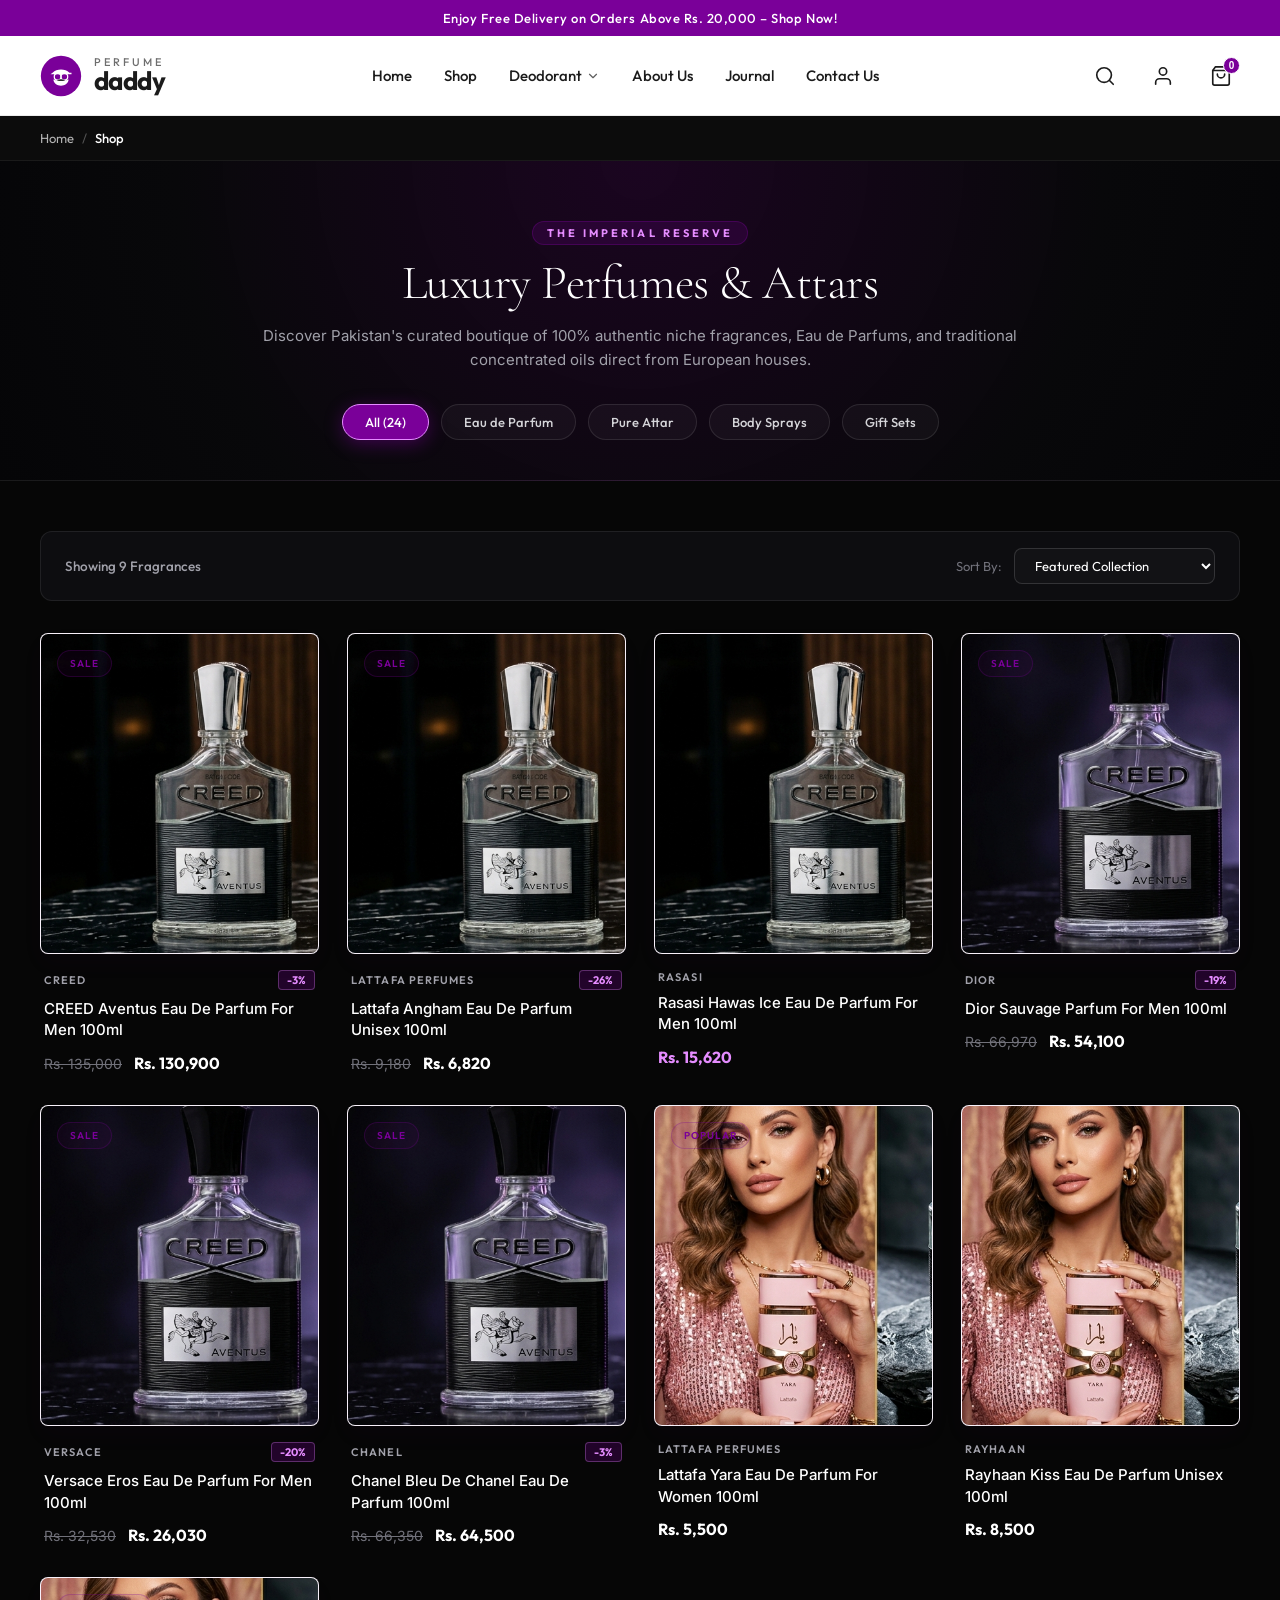
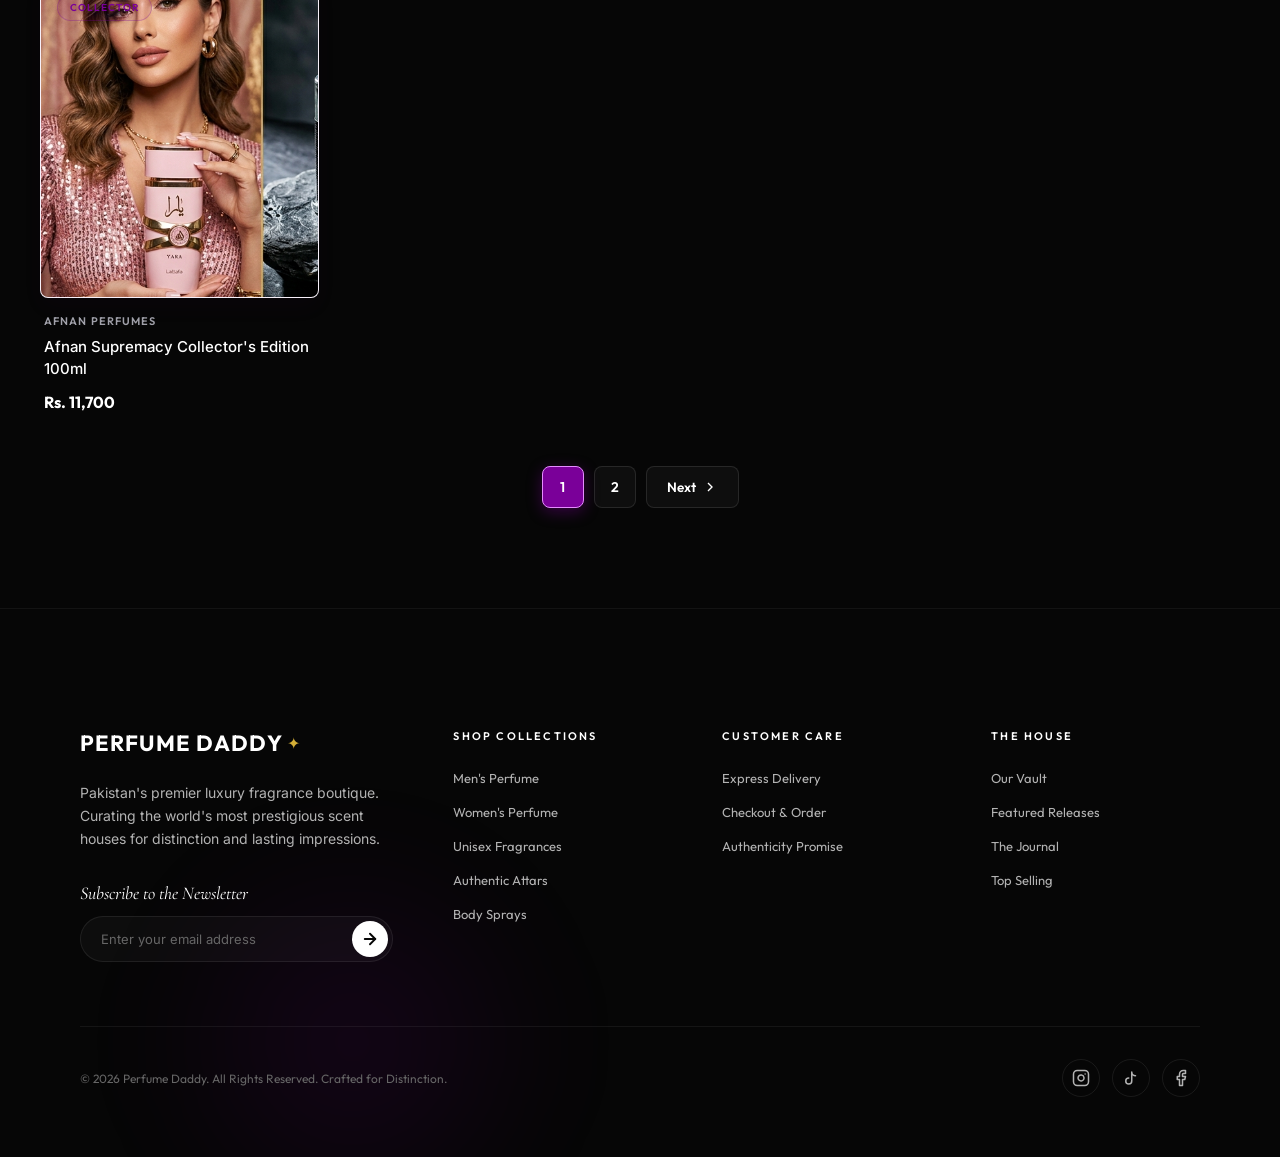
<file: shop.html>
<!DOCTYPE html>
<html lang="en">

<head>
  <meta charset="UTF-8">
  <meta name="viewport" content="width=device-width, initial-scale=1.0">
  <title>Shop Luxury Perfumes & Attars | Perfume Daddy</title>
  <meta name="description"
    content="Explore Pakistan's finest collection of authentic designer perfumes, oriental attars, body sprays, and gift sets. Filter by brand, price, and scent notes.">

  <!-- Google Fonts -->
  <link rel="preconnect" href="https://fonts.googleapis.com">
  <link rel="preconnect" href="https://fonts.gstatic.com" crossorigin>
  <link
    href="https://fonts.googleapis.com/css2?family=Cormorant+Garamond:ital,wght@0,300;0,400;0,600;1,300;1,400&family=Inter:wght@300;400;500;600&family=Outfit:wght@400;500;600;700;800&display=swap"
    rel="stylesheet">

  <link rel="stylesheet" href="index.css">
</head>

<body>

  <!-- Announcement Bar -->
  <div class="announcement-bar">
    <div class="announcement-content">
      <span>Enjoy Free Delivery on Orders Above Rs. 20,000 – Shop Now!</span>
    </div>
  </div>

  <!-- Header -->
  <header class="site-header">
    <div class="header-container">

      <!-- Mobile Menu Trigger -->
      <button class="mobile-menu-trigger" aria-label="Toggle Menu" id="menuBtn">
        <svg viewBox="0 0 24 24" width="24" height="24" stroke="currentColor" stroke-width="2" fill="none"
          stroke-linecap="round" stroke-linejoin="round">
          <line x1="3" y1="12" x2="21" y2="12"></line>
          <line x1="3" y1="6" x2="21" y2="6"></line>
          <line x1="3" y1="18" x2="21" y2="18"></line>
        </svg>
      </button>

      <!-- Logo -->
      <a href="index.html" class="logo-link" aria-label="Perfume Daddy Home">
        <div class="logo-wrapper">
          <svg class="logo-avatar" viewBox="0 0 100 100" width="42" height="42">
            <circle cx="50" cy="50" r="48" fill="#7A0099" />
            <path d="M30 42 C 40 32, 60 32, 70 42 L 75 42 L 75 46 L 25 46 Z" fill="#ffffff" />
            <circle cx="42" cy="52" r="8" stroke="#ffffff" stroke-width="3" fill="none" />
            <circle cx="58" cy="52" r="8" stroke="#ffffff" stroke-width="3" fill="none" />
            <line x1="50" y1="52" x2="50" y2="52" stroke="#ffffff" stroke-width="3" />
            <path d="M32 58 C 32 78, 68 78, 68 58 C 68 62, 32 62, 32 58 Z" fill="#ffffff" />
            <path d="M40 60 Q 50 56 60 60 Q 50 64 40 60 Z" fill="#2d2d2d" />
          </svg>
          <div class="logo-text-group">
            <span class="logo-subtitle">perfume</span>
            <span class="logo-title">daddy</span>
          </div>
        </div>
      </a>

      <!-- Desktop Navigation Menu -->
      <nav class="desktop-nav" aria-label="Primary Navigation">
        <ul class="nav-list">
          <li class="nav-item">
            <a href="index.html" class="nav-link">Home</a>
          </li>

          <li class="nav-item">
            <a href="shop.html" class="nav-link active">Shop</a>
          </li>

          <li class="nav-item has-dropdown">
            <a href="shop.html?category=deo" class="nav-link">
              Deodorant
              <svg class="dropdown-chevron" viewBox="0 0 24 24" width="14" height="14" stroke="currentColor"
                stroke-width="2" fill="none" stroke-linecap="round" stroke-linejoin="round">
                <polyline points="6 9 12 15 18 9"></polyline>
              </svg>
            </a>
            <div class="dropdown-panel mini-dropdown">
              <ul>
                <li><a href="shop.html?gender=men">For Men</a></li>
                <li><a href="shop.html?gender=women">For Women</a></li>
                <li><a href="shop.html?gender=unisex">Unisex</a></li>
              </ul>
            </div>
          </li>

          <li class="nav-item">
            <a href="about.html" class="nav-link">About Us</a>
          </li>

          <li class="nav-item">
            <a href="blog.html" class="nav-link">Journal</a>
          </li>

          <li class="nav-item">
            <a href="contact.html" class="nav-link">Contact Us</a>
          </li>
        </ul>
      </nav>

      <!-- Action Utility Icons -->
      <div class="header-utilities">
        <button class="utility-btn utility-search-btn" id="searchBtn" aria-label="Search Catalog">
          <svg viewBox="0 0 24 24" width="22" height="22" stroke="currentColor" stroke-width="1.8" fill="none"
            stroke-linecap="round" stroke-linejoin="round">
            <circle cx="11" cy="11" r="8"></circle>
            <line x1="21" y1="21" x2="16.65" y2="16.65"></line>
          </svg>
        </button>

        <a href="#account" class="utility-btn utility-account-btn" aria-label="My Account">
          <svg viewBox="0 0 24 24" width="22" height="22" stroke="currentColor" stroke-width="1.8" fill="none"
            stroke-linecap="round" stroke-linejoin="round">
            <path d="M20 21v-2a4 4 0 0 0-4-4H8a4 4 0 0 0-4 4v2"></path>
            <circle cx="12" cy="7" r="4"></circle>
          </svg>
        </a>

        <button class="utility-btn cart-btn" id="cartBtn" aria-label="Shopping Cart">
          <svg viewBox="0 0 24 24" width="22" height="22" stroke="currentColor" stroke-width="1.8" fill="none"
            stroke-linecap="round" stroke-linejoin="round">
            <path d="M6 2L3 6v14a2 2 0 0 0 2 2h14a2 2 0 0 0 2-2V6l-3-4z"></path>
            <line x1="3" y1="6" x2="21" y2="6"></line>
            <path d="M16 10a4 4 0 0 1-8 0"></path>
          </svg>
          <span class="cart-badge">0</span>
        </button>
      </div>

    </div>
  </header>

  <!-- Interactive Slide-out Search Panel -->
  <div class="search-overlay" id="searchOverlay">
    <div class="search-container">
      <div class="search-box">
        <svg class="search-box-icon" viewBox="0 0 24 24" width="20" height="20" stroke="currentColor" stroke-width="2"
          fill="none" stroke-linecap="round" stroke-linejoin="round">
          <circle cx="11" cy="11" r="8"></circle>
          <line x1="21" y1="21" x2="16.65" y2="16.65"></line>
        </svg>
        <input type="text" placeholder="Search for perfumes, brands, notes..." aria-label="Search" id="searchInput">
        <button class="search-close-btn" id="closeSearchBtn" aria-label="Close Search">
          <svg viewBox="0 0 24 24" width="24" height="24" stroke="currentColor" stroke-width="2" fill="none"
            stroke-linecap="round" stroke-linejoin="round">
            <line x1="18" y1="6" x2="6" y2="18"></line>
            <line x1="6" y1="6" x2="18" y2="18"></line>
          </svg>
        </button>
      </div>
      <div class="search-suggestions">
        <p class="suggestion-title">Popular Searches</p>
        <div class="suggestion-tags">
          <a href="shop.html?q=creed" class="tag">Creed Aventus</a>
          <a href="shop.html?q=lattafa" class="tag">Lattafa Angham</a>
          <a href="shop.html?q=hawas" class="tag">Rasasi Hawas Ice</a>
          <a href="shop.html?q=sauvage" class="tag">Dior Sauvage</a>
        </div>
      </div>
    </div>
  </div>

  <!-- Interactive Slide-out Cart Drawer -->
  <div class="cart-drawer-overlay" id="cartDrawerOverlay">
    <div class="cart-drawer">
      <div class="cart-drawer-header">
        <h2>Your Bag</h2>
        <button class="cart-close-btn" id="closeCartBtn" aria-label="Close Cart">
          <svg viewBox="0 0 24 24" width="24" height="24" stroke="currentColor" stroke-width="2" fill="none"
            stroke-linecap="round" stroke-linejoin="round">
            <line x1="18" y1="6" x2="6" y2="18"></line>
            <line x1="6" y1="6" x2="18" y2="18"></line>
          </svg>
        </button>
      </div>

      <div class="cart-drawer-body">
        <div class="empty-cart-state">
          <svg viewBox="0 0 24 24" width="48" height="48" stroke="#ccc" stroke-width="1.5" fill="none"
            stroke-linecap="round" stroke-linejoin="round">
            <path d="M6 2L3 6v14a2 2 0 0 0 2 2h14a2 2 0 0 0 2-2V6l-3-4z"></path>
            <line x1="3" y1="6" x2="21" y2="6"></line>
            <path d="M16 10a4 4 0 0 1-8 0"></path>
          </svg>
          <p>Your bag is empty.</p>
          <button class="btn-primary" id="drawerContinueBtn">Continue Shopping</button>
        </div>
      </div>
    </div>
  </div>

  <!-- Mobile Menu Drawer -->
  <div class="mobile-drawer-overlay" id="mobileDrawerOverlay">
    <div class="mobile-drawer">
      <div class="mobile-drawer-header">
        <span class="mobile-logo-text">perfume daddy</span>
        <button class="mobile-close-btn" id="closeMenuBtn" aria-label="Close Menu">
          <svg viewBox="0 0 24 24" width="24" height="24" stroke="currentColor" stroke-width="2" fill="none"
            stroke-linecap="round" stroke-linejoin="round">
            <line x1="18" y1="6" x2="6" y2="18"></line>
            <line x1="6" y1="6" x2="18" y2="18"></line>
          </svg>
        </button>
      </div>
      <div class="mobile-drawer-body">
        <div class="mobile-drawer-utilities">
          <button class="mobile-search-trigger" id="drawerSearchBtn" aria-label="Search Catalog">
            <svg viewBox="0 0 24 24" width="18" height="18" stroke="currentColor" stroke-width="2" fill="none"
              stroke-linecap="round" stroke-linejoin="round">
              <circle cx="11" cy="11" r="8"></circle>
              <line x1="21" y1="21" x2="16.65" y2="16.65"></line>
            </svg>
            <span>Search catalog...</span>
          </button>

          <a href="#account" class="mobile-account-card">
            <div class="mobile-account-avatar">
              <svg viewBox="0 0 24 24" width="18" height="18" stroke="currentColor" stroke-width="1.8" fill="none"
                stroke-linecap="round" stroke-linejoin="round">
                <path d="M20 21v-2a4 4 0 0 0-4-4H8a4 4 0 0 0-4 4v2"></path>
                <circle cx="12" cy="7" r="4"></circle>
              </svg>
            </div>
            <div class="mobile-account-info">
              <span class="mobile-account-name">My Account</span>
              <span class="mobile-account-desc">Sign in or view orders</span>
            </div>
            <svg class="mobile-account-arrow" viewBox="0 0 24 24" width="16" height="16" stroke="currentColor"
              stroke-width="2" fill="none" stroke-linecap="round" stroke-linejoin="round">
              <polyline points="9 18 15 12 9 6"></polyline>
            </svg>
          </a>
        </div>

        <div class="mobile-drawer-divider"></div>

        <ul class="mobile-nav-list">
          <li class="mobile-nav-item"><a href="index.html" class="mobile-nav-link">Home</a></li>
          <li class="mobile-nav-item"><a href="shop.html" class="mobile-nav-link active">Shop</a></li>
          <li class="mobile-nav-item"><a href="shop.html?category=deo" class="mobile-nav-link">Deodorant</a></li>
          <li class="mobile-nav-item"><a href="about.html" class="mobile-nav-link">About Us</a></li>
          <li class="mobile-nav-item"><a href="blog.html" class="mobile-nav-link">Journal</a></li>
          <li class="mobile-nav-item"><a href="contact.html" class="mobile-nav-link">Contact Us</a></li>
        </ul>
      </div>
    </div>
  </div>

  <!-- Breadcrumb Bar -->
  <nav class="breadcrumb-container" aria-label="Breadcrumb">
    <div class="breadcrumb-wrapper">
      <ol class="breadcrumb-list">
        <li><a href="index.html">Home</a></li>
        <li><span class="bc-sep">/</span></li>
        <li aria-current="page" class="bc-active">Shop</li>
      </ol>
    </div>
  </nav>

  <!-- Collection Hero Banner -->
  <section class="shop-hero-section">
    <div class="shop-wrapper">
      <div class="shop-hero-content">
        <span class="shop-supheading">The Imperial Reserve</span>
        <h1 class="shop-hero-title">Luxury Perfumes & Attars</h1>
        <p class="shop-hero-desc">
          Discover Pakistan's curated boutique of 100% authentic niche fragrances, Eau de Parfums, and traditional
          concentrated oils direct from European houses.
        </p>

        <!-- Category Shortcut Pills -->
        <div class="shop-pill-nav">
          <button class="shop-nav-pill active" data-filter="all">All (24)</button>
          <button class="shop-nav-pill" data-filter="edp">Eau de Parfum</button>
          <button class="shop-nav-pill" data-filter="attar">Pure Attar</button>
          <button class="shop-nav-pill" data-filter="deo">Body Sprays</button>
          <button class="shop-nav-pill" data-filter="gift">Gift Sets</button>
        </div>
      </div>
    </div>
  </section>

  <!-- Main Shop Catalog Layout -->
  <section class="shop-main-section">
    <div class="shop-wrapper">
      <div class="shop-full-container">

        <!-- Top Sorting & Control Toolbar -->
        <div class="shop-toolbar">
          <div class="toolbar-left">
            <span class="results-counter" id="resultsCount">Showing 9 Fragrances</span>
          </div>

          <div class="toolbar-right">
            <label for="sortSelect" class="sort-label">Sort By:</label>
            <select id="sortSelect" class="sort-dropdown" aria-label="Sort Catalog Products">
              <option value="featured">Featured Collection</option>
              <option value="price-asc">Price: Low to High</option>
              <option value="price-desc">Price: High to Low</option>
              <option value="rating">Highest Customer Rating</option>
            </select>
          </div>
        </div>

        <!-- Product Grid Listing -->
        <div class="product-grid shop-grid" id="shopProductGrid">

          <!-- Card 1: Creed Aventus -->
          <div class="product-card" data-brand="creed" data-price="130900" data-gender="men" data-scent="woody">
            <div class="product-image-wrapper">
              <span class="product-badge sale">Sale</span>
              <img src="assets/images/best_sellers.jpg" alt="Creed Aventus Eau De Parfum 100ml"
                class="product-img img-pos-1">
              <button class="btn-quick-add" aria-label="Add Creed Aventus to Bag">Add to Bag</button>
            </div>
            <div class="product-info">
              <div class="brand-row">
                <span class="brand-name">Creed</span>
                <span class="discount-tag">-3%</span>
              </div>
              <h3 class="product-title"><a href="product.html">CREED Aventus Eau De Parfum For Men 100ml</a></h3>
              <div class="price-row">
                <span class="price-original">Rs. 135,000</span>
                <span class="price-current">Rs. 130,900</span>
              </div>
            </div>
          </div>

          <!-- Card 2: Lattafa Angham -->
          <div class="product-card" data-brand="lattafa" data-price="6820" data-gender="unisex" data-scent="oriental">
            <div class="product-image-wrapper">
              <span class="product-badge sale">Sale</span>
              <img src="assets/images/best_sellers.jpg" alt="Lattafa Angham Eau De Parfum 100ml"
                class="product-img img-pos-2">
              <button class="btn-quick-add" aria-label="Add Lattafa Angham to Bag">Add to Bag</button>
            </div>
            <div class="product-info">
              <div class="brand-row">
                <span class="brand-name">Lattafa Perfumes</span>
                <span class="discount-tag">-26%</span>
              </div>
              <h3 class="product-title"><a href="product.html">Lattafa Angham Eau De Parfum Unisex 100ml</a></h3>
              <div class="price-row">
                <span class="price-original">Rs. 9,180</span>
                <span class="price-current">Rs. 6,820</span>
              </div>
            </div>
          </div>

          <!-- Card 3: Rasasi Hawas Ice -->
          <div class="product-card" data-brand="rasasi" data-price="15620" data-gender="men" data-scent="citrus">
            <div class="product-image-wrapper">
              <img src="assets/images/best_sellers.jpg" alt="Rasasi Hawas Ice Eau De Parfum 100ml"
                class="product-img img-pos-3">
              <button class="btn-quick-add" aria-label="Add Rasasi Hawas Ice to Bag">Add to Bag</button>
            </div>
            <div class="product-info">
              <div class="brand-row">
                <span class="brand-name">Rasasi</span>
              </div>
              <h3 class="product-title"><a href="product.html">Rasasi Hawas Ice Eau De Parfum For Men 100ml</a></h3>
              <div class="price-row">
                <span class="price-current font-highlight">Rs. 15,620</span>
              </div>
            </div>
          </div>

          <!-- Card 4: Dior Sauvage -->
          <div class="product-card" data-brand="dior" data-price="54100" data-gender="men" data-scent="woody">
            <div class="product-image-wrapper">
              <span class="product-badge sale">Sale</span>
              <img src="assets/images/hot_list.jpg" alt="Dior Sauvage Parfum 100ml" class="product-img hot-pos-2">
              <button class="btn-quick-add" aria-label="Add Dior Sauvage to Bag">Add to Bag</button>
            </div>
            <div class="product-info">
              <div class="brand-row">
                <span class="brand-name">Dior</span>
                <span class="discount-tag">-19%</span>
              </div>
              <h3 class="product-title"><a href="product.html">Dior Sauvage Parfum For Men 100ml</a></h3>
              <div class="price-row">
                <span class="price-original">Rs. 66,970</span>
                <span class="price-current">Rs. 54,100</span>
              </div>
            </div>
          </div>

          <!-- Card 5: Versace Eros -->
          <div class="product-card" data-brand="versace" data-price="26030" data-gender="men" data-scent="oriental">
            <div class="product-image-wrapper">
              <span class="product-badge sale">Sale</span>
              <img src="assets/images/hot_list.jpg" alt="Versace Eros Eau De Parfum 100ml"
                class="product-img hot-pos-3">
              <button class="btn-quick-add" aria-label="Add Versace Eros to Bag">Add to Bag</button>
            </div>
            <div class="product-info">
              <div class="brand-row">
                <span class="brand-name">Versace</span>
                <span class="discount-tag">-20%</span>
              </div>
              <h3 class="product-title"><a href="product.html">Versace Eros Eau De Parfum For Men 100ml</a></h3>
              <div class="price-row">
                <span class="price-original">Rs. 32,530</span>
                <span class="price-current">Rs. 26,030</span>
              </div>
            </div>
          </div>

          <!-- Card 6: Chanel Bleu De Chanel -->
          <div class="product-card" data-brand="chanel" data-price="64500" data-gender="men" data-scent="woody">
            <div class="product-image-wrapper">
              <span class="product-badge sale">Sale</span>
              <img src="assets/images/hot_list.jpg" alt="Bleu De Chanel Eau De Parfum 100ml"
                class="product-img hot-pos-4">
              <button class="btn-quick-add" aria-label="Add Bleu De Chanel to Bag">Add to Bag</button>
            </div>
            <div class="product-info">
              <div class="brand-row">
                <span class="brand-name">Chanel</span>
                <span class="discount-tag">-3%</span>
              </div>
              <h3 class="product-title"><a href="product.html">Chanel Bleu De Chanel Eau De Parfum 100ml</a></h3>
              <div class="price-row">
                <span class="price-original">Rs. 66,350</span>
                <span class="price-current">Rs. 64,500</span>
              </div>
            </div>
          </div>

          <!-- Card 7: Lattafa Yara -->
          <div class="product-card" data-brand="lattafa" data-price="5500" data-gender="women" data-scent="floral">
            <div class="product-image-wrapper">
              <span class="product-badge sale">Popular</span>
              <img src="assets/images/top_selling.jpg" alt="Lattafa Yara Eau De Parfum 100ml"
                class="product-img pos-yara">
              <button class="btn-quick-add" aria-label="Add Lattafa Yara to Bag">Add to Bag</button>
            </div>
            <div class="product-info">
              <div class="brand-row">
                <span class="brand-name">Lattafa Perfumes</span>
              </div>
              <h3 class="product-title"><a href="product.html">Lattafa Yara Eau De Parfum For Women 100ml</a></h3>
              <div class="price-row">
                <span class="price-current">Rs. 5,500</span>
              </div>
            </div>
          </div>

          <!-- Card 8: Rayhaan Kiss -->
          <div class="product-card" data-brand="rayhaan" data-price="8500" data-gender="unisex" data-scent="oriental">
            <div class="product-image-wrapper">
              <img src="assets/images/top_selling.jpg" alt="Rayhaan Kiss Eau De Parfum 100ml"
                class="product-img pos-kiss">
              <button class="btn-quick-add" aria-label="Add Rayhaan Kiss to Bag">Add to Bag</button>
            </div>
            <div class="product-info">
              <div class="brand-row">
                <span class="brand-name">Rayhaan</span>
              </div>
              <h3 class="product-title"><a href="product.html">Rayhaan Kiss Eau De Parfum Unisex 100ml</a></h3>
              <div class="price-row">
                <span class="price-current">Rs. 8,500</span>
              </div>
            </div>
          </div>

          <!-- Card 9: Afnan Supremacy -->
          <div class="product-card" data-brand="afnan" data-price="11700" data-gender="men" data-scent="woody">
            <div class="product-image-wrapper">
              <span class="product-badge sale">Collector</span>
              <img src="assets/images/top_selling.jpg" alt="Afnan Supremacy Collector's Edition 100ml"
                class="product-img pos-supremacy">
              <button class="btn-quick-add" aria-label="Add Afnan Supremacy to Bag">Add to Bag</button>
            </div>
            <div class="product-info">
              <div class="brand-row">
                <span class="brand-name">Afnan Perfumes</span>
              </div>
              <h3 class="product-title"><a href="product.html">Afnan Supremacy Collector's Edition 100ml</a></h3>
              <div class="price-row">
                <span class="price-current">Rs. 11,700</span>
              </div>
            </div>
          </div>

        </div>

        <!-- Shop Pagination -->
        <div class="shop-pagination">
          <button class="page-num active">1</button>
          <button class="page-num">2</button>
          <button class="page-next" aria-label="Next Page">
            <span>Next</span>
            <svg viewBox="0 0 24 24" width="16" height="16" stroke="currentColor" stroke-width="2" fill="none">
              <polyline points="9 18 15 12 9 6"></polyline>
            </svg>
          </button>
        </div>

      </div>
    </div>
  </section>

  <!-- Luxury Footer -->
  <footer class="luxury-footer">
    <div class="footer-glow"></div>
    <div class="footer-top-container">
      <div class="footer-brand-column">
        <div class="footer-logo">
          <span class="footer-logo-main">Perfume Daddy</span>
          <span class="footer-logo-spark">✦</span>
        </div>
        <p class="footer-tagline">
          Pakistan's premier luxury fragrance boutique. Curating the world's most prestigious scent houses for
          distinction and lasting impressions.
        </p>
        <div class="footer-newsletter-wrap">
          <span class="newsletter-title">Subscribe to the Newsletter</span>
          <form class="newsletter-form" action="/subscribe" method="POST">
            <input type="email" placeholder="Enter your email address" class="newsletter-input" required>
            <button type="submit" class="btn-newsletter-submit" aria-label="Subscribe to newsletter">
              <svg viewBox="0 0 24 24" width="18" height="18" stroke="currentColor" stroke-width="2.5" fill="none"
                stroke-linecap="round" stroke-linejoin="round">
                <line x1="5" y1="12" x2="19" y2="12"></line>
                <polyline points="12 5 19 12 12 19"></polyline>
              </svg>
            </button>
          </form>
        </div>
      </div>

      <div class="footer-links-column">
        <h4 class="footer-column-heading">Shop Collections</h4>
        <ul class="footer-links-list">
          <li><a href="shop.html?gender=men" class="footer-link">Men's Perfume</a></li>
          <li><a href="shop.html?gender=women" class="footer-link">Women's Perfume</a></li>
          <li><a href="shop.html?gender=unisex" class="footer-link">Unisex Fragrances</a></li>
          <li><a href="shop.html?category=attar" class="footer-link">Authentic Attars</a></li>
          <li><a href="shop.html?category=deo" class="footer-link">Body Sprays</a></li>
        </ul>
      </div>

      <!-- Links Column 2: Info -->
      <div class="footer-links-column">
        <h4 class="footer-column-heading">Customer Care</h4>
        <ul class="footer-links-list">
          <li><a href="checkout.html" class="footer-link">Express Delivery</a></li>
          <li><a href="checkout.html" class="footer-link">Checkout & Order</a></li>
          <li><a href="index.html#brand-stats" class="footer-link">Authenticity Promise</a></li>
        </ul>
      </div>

      <!-- Links Column 3: Brand -->
      <div class="footer-links-column">
        <h4 class="footer-column-heading">The House</h4>
        <ul class="footer-links-list">
          <li><a href="shop.html" class="footer-link">Our Vault</a></li>
          <li><a href="index.html#hot-list" class="footer-link">Featured Releases</a></li>
          <li><a href="index.html#journal" class="footer-link">The Journal</a></li>
          <li><a href="index.html#top-selling" class="footer-link">Top Selling</a></li>
        </ul>
      </div>

    </div>

    <div class="footer-bottom-container">
      <div class="footer-bottom-divider"></div>
      <div class="footer-bottom-flex">
        <span class="footer-copyright">&copy; 2026 Perfume Daddy. All Rights Reserved. Crafted for Distinction.</span>
        <div class="footer-social-row">
          <a href="https://instagram.com" class="social-icon-btn" target="_blank" rel="noopener noreferrer"
            aria-label="Instagram Profile">
            <svg viewBox="0 0 24 24" width="18" height="18" stroke="currentColor" stroke-width="2" fill="none"
              stroke-linecap="round" stroke-linejoin="round">
              <rect x="2" y="2" width="20" height="20" rx="5" ry="5"></rect>
              <path d="M16 11.37A4 4 0 1 1 12.63 8 4 4 0 0 1 16 11.37z"></path>
              <line x1="17.5" y1="6.5" x2="17.51" y2="6.5"></line>
            </svg>
          </a>
          <a href="https://tiktok.com" class="social-icon-btn" target="_blank" rel="noopener noreferrer"
            aria-label="TikTok Profile">
            <svg viewBox="0 0 24 24" width="18" height="18" stroke="currentColor" stroke-width="2" fill="none"
              stroke-linecap="round" stroke-linejoin="round">
              <path d="M9 12a4 4 0 1 0 4 4V4a5 5 0 0 0 5 5"></path>
            </svg>
          </a>
          <a href="https://facebook.com" class="social-icon-btn" target="_blank" rel="noopener noreferrer"
            aria-label="Facebook Profile">
            <svg viewBox="0 0 24 24" width="18" height="18" stroke="currentColor" stroke-width="2" fill="none"
              stroke-linecap="round" stroke-linejoin="round">
              <path d="M18 2h-3a5 5 0 0 0-5 5v3H7v4h3v8h4v-8h3l1-4h-4V7a1 1 0 0 1 1-1h3z"></path>
            </svg>
          </a>
        </div>
      </div>
    </div>
  </footer>

  <script src="app.js"></script>
</body>

</html>
</file>
<file: index.css>
/* Modern CSS Design System */
:root {
  --primary-purple: #7A0099;
  --primary-purple-hover: #5A0070;
  --text-dark: #1b1b1b;
  --text-muted: #6e6e6e;
  --bg-light: #f9f9f9;
  --border-light: #ececec;

  --font-display: 'Outfit', sans-serif;
  --font-body: 'Inter', sans-serif;

  --transition-smooth: all 0.3s cubic-bezier(0.4, 0, 0.2, 1);
}

* {
  margin: 0;
  padding: 0;
  box-sizing: border-box;
}

body {
  font-family: var(--font-body);
  color: var(--text-dark);
  background-color: #060606;
  overflow-x: hidden;
}

/* Announcement Bar */
.announcement-bar {
  background-color: var(--primary-purple);
  color: #ffffff;
  text-align: center;
  padding: 10px 20px;
  font-family: var(--font-display);
  font-size: 13px;
  font-weight: 500;
  letter-spacing: 0.04em;
  position: relative;
  z-index: 100;
}

/* Header Container */
.site-header {
  background-color: #ffffff;
  border-bottom: 1px solid var(--border-light);
  position: sticky;
  top: 0;
  z-index: 99;
  height: 80px;
}

.header-container {
  max-width: 1440px;
  margin: 0 auto;
  height: 100%;
  display: flex;
  align-items: center;
  justify-content: space-between;
  padding: 0 40px;
}

/* Logo Styles */
.logo-link {
  text-decoration: none;
  color: inherit;
}

.logo-wrapper {
  display: flex;
  align-items: center;
  gap: 12px;
}

.logo-avatar {
  flex-shrink: 0;
  transition: transform 0.4s cubic-bezier(0.175, 0.885, 0.32, 1.275);
}

.logo-link:hover .logo-avatar {
  transform: rotate(6deg) scale(1.05);
}

.logo-text-group {
  display: flex;
  flex-direction: column;
  line-height: 1;
}

.logo-subtitle {
  font-family: var(--font-display);
  font-size: 11px;
  font-weight: 500;
  text-transform: uppercase;
  letter-spacing: 0.28em;
  color: var(--text-muted);
}

.logo-title {
  font-family: var(--font-display);
  font-size: 26px;
  font-weight: 700;
  letter-spacing: -0.02em;
  color: var(--text-dark);
}

/* Desktop Navigation */
.desktop-nav {
  height: 100%;
}

.nav-list {
  display: flex;
  list-style: none;
  height: 100%;
  align-items: center;
  gap: 32px;
}

.nav-item {
  position: relative;
  height: 100%;
  display: flex;
  align-items: center;
}

.nav-link {
  font-family: var(--font-display);
  font-size: 15px;
  font-weight: 500;
  color: var(--text-dark);
  text-decoration: none;
  display: flex;
  align-items: center;
  gap: 4px;
  height: 100%;
  transition: color 0.25s ease;
  position: relative;
}

.nav-link::after {
  content: '';
  position: absolute;
  bottom: 24px;
  left: 0;
  width: 100%;
  height: 2px;
  background-color: var(--primary-purple);
  transform: scaleX(0);
  transform-origin: right;
  transition: transform 0.3s cubic-bezier(0.4, 0, 0.2, 1);
}

.nav-link:hover {
  color: var(--primary-purple);
}

.nav-link:hover::after {
  transform: scaleX(1);
  transform-origin: left;
}

.dropdown-chevron {
  transition: transform 0.25s ease;
  opacity: 0.7;
}

.nav-item:hover .dropdown-chevron {
  transform: rotate(180deg);
  opacity: 1;
}

/* Dropdown Menu Panel */
.dropdown-panel {
  position: absolute;
  top: 80px;
  left: 50%;
  transform: translateX(-50%) translateY(15px);
  background-color: #ffffff;
  border: 1px solid var(--border-light);
  box-shadow: 0 20px 40px rgba(0, 0, 0, 0.08);
  border-radius: 8px;
  padding: 30px;
  min-width: 600px;
  opacity: 0;
  visibility: hidden;
  transition: opacity 0.25s ease, transform 0.25s cubic-bezier(0.165, 0.84, 0.44, 1), visibility 0.25s;
  z-index: 10;
}

.nav-item:hover .dropdown-panel {
  opacity: 1;
  visibility: visible;
  transform: translateX(-50%) translateY(0);
}

.dropdown-grid {
  display: grid;
  grid-template-columns: repeat(3, 1fr);
  gap: 30px;
}

.dropdown-column h3 {
  font-family: var(--font-display);
  font-size: 14px;
  font-weight: 600;
  text-transform: uppercase;
  letter-spacing: 0.05em;
  color: var(--primary-purple);
  margin-bottom: 16px;
}

.dropdown-column ul {
  list-style: none;
  display: flex;
  flex-direction: column;
  gap: 10px;
}

.dropdown-column ul a {
  font-size: 14px;
  color: var(--text-dark);
  text-decoration: none;
  transition: var(--transition-smooth);
}

.dropdown-column ul a:hover {
  color: var(--primary-purple);
  padding-left: 4px;
}

/* Mini Dropdown (Single List) */
.mini-dropdown {
  min-width: 220px;
  padding: 16px 0;
}

.mini-dropdown ul {
  list-style: none;
}

.mini-dropdown ul a {
  display: block;
  padding: 10px 24px;
  font-size: 14px;
  color: var(--text-dark);
  text-decoration: none;
  transition: var(--transition-smooth);
}

.mini-dropdown ul a:hover {
  background-color: var(--bg-light);
  color: var(--primary-purple);
  padding-left: 28px;
}

/* Header Utilities */
.header-utilities {
  display: flex;
  align-items: center;
  gap: 20px;
}

.utility-btn {
  background: none;
  border: none;
  color: var(--text-dark);
  cursor: pointer;
  padding: 8px;
  border-radius: 50%;
  display: flex;
  align-items: center;
  justify-content: center;
  transition: var(--transition-smooth);
  position: relative;
}

.utility-btn:hover {
  background-color: var(--bg-light);
  color: var(--primary-purple);
}

.cart-badge {
  position: absolute;
  top: 0;
  right: 0;
  background-color: var(--primary-purple);
  color: #ffffff;
  font-size: 10px;
  font-weight: 600;
  width: 17px;
  height: 17px;
  border-radius: 50%;
  display: flex;
  align-items: center;
  justify-content: center;
  border: 1.5px solid #ffffff;
}

/* Mobile Trigger */
.mobile-menu-trigger {
  display: none;
  background: none;
  border: none;
  color: var(--text-dark);
  cursor: pointer;
  padding: 8px;
}

/* Search Overlay Panel */
.search-overlay {
  position: fixed;
  top: 0;
  left: 0;
  width: 100%;
  height: 100%;
  background-color: rgba(0, 0, 0, 0.4);
  backdrop-filter: blur(4px);
  z-index: 200;
  opacity: 0;
  visibility: hidden;
  transition: opacity 0.3s ease, visibility 0.3s;
}

.search-overlay.active {
  opacity: 1;
  visibility: visible;
}

.search-container {
  background-color: #ffffff;
  padding: 30px 40px;
  box-shadow: 0 10px 30px rgba(0, 0, 0, 0.05);
  transform: translateY(-50px);
  transition: transform 0.35s cubic-bezier(0.165, 0.84, 0.44, 1);
  max-width: 1000px;
  margin: 40px auto 0;
  border-radius: 12px;
}

.search-overlay.active .search-container {
  transform: translateY(0);
}

.search-box {
  display: flex;
  align-items: center;
  border-bottom: 2px solid var(--border-light);
  padding: 10px 0;
}

.search-box-icon {
  color: var(--text-muted);
  margin-right: 15px;
}

.search-box input {
  border: none;
  outline: none;
  font-size: 18px;
  width: 100%;
  font-family: var(--font-body);
  color: var(--text-dark);
}

.search-close-btn {
  background: none;
  border: none;
  cursor: pointer;
  color: var(--text-muted);
  padding: 5px;
  transition: var(--transition-smooth);
}

.search-close-btn:hover {
  color: var(--text-dark);
  transform: rotate(90deg);
}

.search-suggestions {
  margin-top: 24px;
}

.suggestion-title {
  font-family: var(--font-display);
  font-size: 13px;
  text-transform: uppercase;
  color: var(--text-muted);
  letter-spacing: 0.05em;
  margin-bottom: 12px;
}

.suggestion-tags {
  display: flex;
  gap: 12px;
  flex-wrap: wrap;
}

.suggestion-tags .tag {
  text-decoration: none;
  color: var(--text-dark);
  background-color: var(--bg-light);
  padding: 8px 16px;
  border-radius: 30px;
  font-size: 14px;
  transition: var(--transition-smooth);
}

.suggestion-tags .tag:hover {
  background-color: var(--primary-purple);
  color: #ffffff;
}

/* Cart Drawer */
.cart-drawer-overlay {
  position: fixed;
  top: 0;
  left: 0;
  width: 100%;
  height: 100%;
  background-color: rgba(0, 0, 0, 0.4);
  backdrop-filter: blur(2px);
  z-index: 200;
  opacity: 0;
  visibility: hidden;
  transition: opacity 0.3s ease, visibility 0.3s;
}

.cart-drawer-overlay.active {
  opacity: 1;
  visibility: visible;
}

.cart-drawer {
  position: fixed;
  top: 0;
  right: 0;
  width: 400px;
  height: 100%;
  background-color: #ffffff;
  box-shadow: -10px 0 30px rgba(0, 0, 0, 0.05);
  transform: translateX(100%);
  transition: transform 0.4s cubic-bezier(0.165, 0.84, 0.44, 1);
  display: flex;
  flex-direction: column;
}

.cart-drawer-overlay.active .cart-drawer {
  transform: translateX(0);
}

.cart-drawer-header {
  padding: 24px 30px;
  border-bottom: 1px solid var(--border-light);
  display: flex;
  justify-content: space-between;
  align-items: center;
}

.cart-drawer-header h2 {
  font-family: var(--font-display);
  font-size: 20px;
  font-weight: 600;
}

.cart-close-btn {
  background: none;
  border: none;
  cursor: pointer;
  color: var(--text-dark);
  padding: 5px;
  transition: var(--transition-smooth);
}

.cart-close-btn:hover {
  transform: rotate(90deg);
}

.cart-drawer-body {
  flex-grow: 1;
  display: flex;
  flex-direction: column;
  justify-content: center;
  align-items: center;
  padding: 30px;
}

.empty-cart-state {
  text-align: center;
  display: flex;
  flex-direction: column;
  align-items: center;
  gap: 16px;
}

.empty-cart-state p {
  color: var(--text-muted);
}

.btn-primary {
  display: inline-block;
  background-color: var(--primary-purple);
  color: #ffffff;
  text-decoration: none;
  padding: 12px 24px;
  border-radius: 4px;
  font-family: var(--font-display);
  font-weight: 500;
  transition: var(--transition-smooth);
}

.btn-primary:hover {
  background-color: var(--primary-purple-hover);
  transform: translateY(-2px);
}

/* Mobile Drawer Overlay */
.mobile-drawer-overlay {
  position: fixed;
  top: 0;
  left: 0;
  width: 100%;
  height: 100%;
  background-color: rgba(0, 0, 0, 0.4);
  z-index: 200;
  opacity: 0;
  visibility: hidden;
  transition: opacity 0.3s ease, visibility 0.3s;
}

.mobile-drawer-overlay.active {
  opacity: 1;
  visibility: visible;
}

.mobile-drawer {
  position: fixed;
  top: 0;
  left: 0;
  width: 320px;
  height: 100%;
  background-color: #ffffff;
  box-shadow: 10px 0 30px rgba(0, 0, 0, 0.05);
  transform: translateX(-100%);
  transition: transform 0.4s cubic-bezier(0.165, 0.84, 0.44, 1);
  display: flex;
  flex-direction: column;
}

.mobile-drawer-overlay.active .mobile-drawer {
  transform: translateX(0);
}

.mobile-drawer-header {
  padding: 20px 24px;
  border-bottom: 1px solid var(--border-light);
  display: flex;
  justify-content: space-between;
  align-items: center;
}

.mobile-logo-text {
  font-family: var(--font-display);
  font-size: 20px;
  font-weight: 700;
  letter-spacing: -0.01em;
  color: var(--text-dark);
}

.mobile-close-btn {
  background: none;
  border: none;
  cursor: pointer;
  color: var(--text-dark);
  padding: 5px;
}

.mobile-drawer-body {
  flex-grow: 1;
  overflow-y: auto;
  padding: 20px 24px;
}

.mobile-nav-list {
  list-style: none;
  display: flex;
  flex-direction: column;
  gap: 16px;
}

.mobile-nav-link {
  font-family: var(--font-display);
  font-size: 18px;
  font-weight: 500;
  color: var(--text-dark);
  text-decoration: none;
  display: block;
  padding: 8px 0;
}

/* Mobile Drawer Utilities (Search Bar & Account Card) */
.mobile-drawer-utilities {
  display: flex;
  flex-direction: column;
  gap: 10px;
  margin-bottom: 20px;
}

.mobile-search-trigger {
  display: flex;
  align-items: center;
  gap: 12px;
  width: 100%;
  padding: 12px 16px;
  background-color: var(--bg-light);
  border: 1px solid var(--border-light);
  border-radius: 8px;
  color: var(--text-muted);
  font-family: var(--font-body);
  font-size: 14px;
  cursor: pointer;
  transition: var(--transition-smooth);
}

.mobile-search-trigger:hover {
  background-color: #ffffff;
  border-color: var(--primary-purple);
  color: var(--primary-purple);
  box-shadow: 0 4px 12px rgba(122, 0, 153, 0.08);
}

.mobile-account-card {
  display: flex;
  align-items: center;
  gap: 12px;
  padding: 12px 16px;
  background-color: rgba(122, 0, 153, 0.04);
  border: 1px solid rgba(122, 0, 153, 0.12);
  border-radius: 8px;
  text-decoration: none;
  color: var(--text-dark);
  transition: var(--transition-smooth);
}

.mobile-account-card:hover {
  background-color: rgba(122, 0, 153, 0.08);
  border-color: var(--primary-purple);
  transform: translateY(-1px);
}

.mobile-account-avatar {
  width: 34px;
  height: 34px;
  border-radius: 50%;
  background-color: var(--primary-purple);
  color: #ffffff;
  display: flex;
  align-items: center;
  justify-content: center;
  flex-shrink: 0;
}

.mobile-account-info {
  display: flex;
  flex-direction: column;
  flex-grow: 1;
}

.mobile-account-name {
  font-family: var(--font-display);
  font-size: 14px;
  font-weight: 600;
  color: var(--text-dark);
  line-height: 1.2;
}

.mobile-account-desc {
  font-size: 11px;
  color: var(--text-muted);
  margin-top: 2px;
}

.mobile-account-arrow {
  color: var(--text-muted);
  transition: transform 0.2s ease;
}

.mobile-account-card:hover .mobile-account-arrow {
  transform: translateX(3px);
  color: var(--primary-purple);
}

.mobile-drawer-divider {
  height: 1px;
  background-color: var(--border-light);
  margin-bottom: 20px;
}

/* Page Hero Content (Luxury Modern Dark Theme) */
.page-content {
  padding-top: 0;
  /* Remove top padding to let dark hero bleed into the header border */
}

.luxury-hero {
  position: relative;
  background-color: #060606;
  color: #ffffff;
  padding: 100px 80px 140px;
  overflow: hidden;
}

/* Background outline watermark */
.hero-watermark {
  position: absolute;
  top: 52%;
  left: 50%;
  transform: translate(-50%, -50%);
  font-size: 18vw;
  font-weight: 900;
  font-family: var(--font-display);
  color: transparent;
  -webkit-text-stroke: 1px rgba(255, 255, 255, 0.022);
  letter-spacing: 0.18em;
  pointer-events: none;
  z-index: 1;
  text-transform: uppercase;
  user-select: none;
  line-height: 1;
}

/* Ambient Radial Glow */
.hero-bg-glow {
  position: absolute;
  top: 50%;
  left: 20%;
  transform: translate(-50%, -50%);
  width: 600px;
  height: 600px;
  background: radial-gradient(circle, rgba(122, 0, 153, 0.25) 0%, rgba(122, 0, 153, 0) 70%);
  pointer-events: none;
  filter: blur(40px);
  z-index: 1;
}

.hero-grid-container {
  max-width: 1300px;
  margin: 0 auto;
  display: grid;
  grid-template-columns: 1.1fr 0.9fr;
  gap: 80px;
  align-items: center;
  position: relative;
  z-index: 2;
}

/* Visual Column & Showcase Frame */
.hero-visual-column {
  display: flex;
  justify-content: center;
  align-items: center;
}

.product-frame {
  position: relative;
  width: 100%;
  max-width: 620px;
  border-radius: 12px;
  overflow: hidden;
  box-shadow: 0 30px 60px rgba(0, 0, 0, 0.6);
  border: 1px solid rgba(255, 255, 255, 0.08);
  transition: transform 0.6s cubic-bezier(0.165, 0.84, 0.44, 1), box-shadow 0.6s ease;
}

.product-frame:hover {
  transform: scale(1.02) translateY(-4px);
  box-shadow: 0 40px 80px rgba(122, 0, 153, 0.25);
  border-color: rgba(122, 0, 153, 0.3);
}

.hero-product-img {
  width: 100%;
  height: auto;
  display: block;
  transition: transform 0.8s cubic-bezier(0.165, 0.84, 0.44, 1);
}

.product-frame:hover .hero-product-img {
  transform: scale(1.04);
}

.frame-tag {
  position: absolute;
  bottom: 24px;
  left: 24px;
  background-color: rgba(6, 6, 6, 0.75);
  backdrop-filter: blur(10px);
  padding: 8px 16px;
  border-radius: 20px;
  font-family: var(--font-display);
  font-size: 11px;
  text-transform: uppercase;
  letter-spacing: 0.15em;
  color: #e5e5e5;
  border: 1px solid rgba(255, 255, 255, 0.1);
}

/* Editorial Copy Column */
.hero-text-column {
  display: flex;
  flex-direction: column;
  align-items: flex-start;
}

.hero-supheading {
  font-family: var(--font-display);
  font-size: 12px;
  font-weight: 600;
  text-transform: uppercase;
  letter-spacing: 0.35em;
  color: #b3b3b3;
  margin-bottom: 20px;
  display: inline-block;
  border-left: 2px solid var(--primary-purple);
  padding-left: 12px;
  line-height: 1;
}

.hero-heading {
  line-height: 1.05;
  margin-bottom: 24px;
}

.serif-title {
  font-family: 'Cormorant Garamond', serif;
  font-size: 58px;
  font-weight: 300;
  font-style: italic;
  display: block;
  color: #f3f3f3;
}

.gold-spark {
  color: #d4af37;
  font-size: 32px;
  margin-left: 6px;
  display: inline-block;
  vertical-align: middle;
  animation: sparkGlow 3s ease-in-out infinite;
}

@keyframes sparkGlow {

  0%,
  100% {
    opacity: 0.3;
    transform: scale(0.8) rotate(0deg);
    filter: drop-shadow(0 0 2px rgba(212, 175, 55, 0.2));
  }

  50% {
    opacity: 1;
    transform: scale(1.1) rotate(15deg);
    filter: drop-shadow(0 0 10px rgba(212, 175, 55, 0.8));
  }
}

.sans-title {
  font-family: var(--font-display);
  font-size: 68px;
  font-weight: 700;
  text-transform: uppercase;
  letter-spacing: -0.02em;
  display: block;
  background: linear-gradient(135deg, #ffffff 30%, #e0e0e0 100%);
  background-clip: text;
  -webkit-text-fill-color: transparent;
}

.hero-description {
  font-size: 16px;
  color: #b3b3b3;
  line-height: 1.7;
  margin-bottom: 40px;
  max-width: 480px;
}

.hero-cta-group {
  display: flex;
  gap: 20px;
  flex-wrap: wrap;
}

.btn-luxury-primary {
  display: inline-flex;
  align-items: center;
  gap: 10px;
  background-color: #ffffff;
  color: #060606;
  text-decoration: none;
  padding: 16px 36px;
  border-radius: 30px;
  font-family: var(--font-display);
  font-weight: 600;
  font-size: 15px;
  transition: var(--transition-smooth);
}

.cta-arrow {
  transition: transform 0.3s cubic-bezier(0.4, 0, 0.2, 1);
}

.btn-luxury-primary:hover {
  background-color: var(--primary-purple);
  color: #ffffff;
  transform: translateY(-3px);
}

.btn-luxury-primary:hover .cta-arrow {
  transform: translateX(4px);
}

.btn-luxury-secondary {
  display: inline-block;
  background: none;
  border: 1px solid rgba(255, 255, 255, 0.25);
  color: #ffffff;
  text-decoration: none;
  padding: 16px 36px;
  border-radius: 30px;
  font-family: var(--font-display);
  font-weight: 500;
  font-size: 15px;
  transition: var(--transition-smooth);
}

.btn-luxury-secondary:hover {
  background-color: rgba(255, 255, 255, 0.08);
  border-color: #ffffff;
  transform: translateY(-3px);
}

/* Tilted Marquee Ribbon */
.tilted-ticker-wrapper {
  overflow: hidden;
  background: linear-gradient(90deg, #4b0060 0%, var(--primary-purple) 50%, #4b0060 100%);
  transform: skewY(-2.2deg) translateY(-20px);
  width: 100%;
  margin-left: 0;
  position: relative;
  z-index: 5;
  box-shadow: 0 15px 35px rgba(0, 0, 0, 0.45), 0 0 15px rgba(122, 0, 153, 0.2);
  border-top: 1px solid rgba(212, 175, 55, 0.45);
  border-bottom: 1px solid rgba(212, 175, 55, 0.45);
}

.tilted-ticker-bar {
  padding: 14px 0;
  display: flex;
  overflow: hidden;
}

.ticker-track {
  display: flex;
  width: max-content;
  animation: marquee-scroll 24s linear infinite;
}

.ticker-content {
  display: flex;
  align-items: center;
  gap: 50px;
  padding-right: 50px;
  white-space: nowrap;
}

.ticker-content span {
  font-family: var(--font-display);
  font-size: 11.5px;
  font-weight: 400;
  text-transform: uppercase;
  letter-spacing: 0.28em;
  color: #ffffff;
}

.ticker-divider {
  color: #d4af37 !important;
  /* Premium Gold color */
  font-size: 12px;
  text-shadow: 0 0 4px rgba(212, 175, 55, 0.4);
}

@keyframes marquee-scroll {
  0% {
    transform: translate3d(0, 0, 0);
  }

  100% {
    transform: translate3d(-50%, 0, 0);
  }
}

/* Responsive Adjustments */
@media (max-width: 1024px) {
  .hero-grid-container {
    grid-template-columns: 1fr;
    gap: 50px;
  }

  .luxury-hero {
    padding: 60px 40px 100px;
  }

  .hero-text-column {
    align-items: center;
    text-align: center;
  }

  .hero-supheading {
    border-left: none;
    padding-left: 0;
  }

  .serif-title {
    font-size: 48px;
  }

  .sans-title {
    font-size: 58px;
  }

  .hero-description {
    margin-left: auto;
    margin-right: auto;
  }

  .hero-cta-group {
    justify-content: center;
  }
}

@media (max-width: 768px) {
  .luxury-hero {
    padding: 40px 20px 80px;
  }

  .serif-title {
    font-size: 38px;
  }

  .sans-title {
    font-size: 44px;
  }

  .btn-luxury-primary,
  .btn-luxury-secondary {
    padding: 14px 28px;
    font-size: 14px;
    width: 100%;
    justify-content: center;
  }

  .tilted-ticker-wrapper {
    transform: skewY(-1.8deg) translateY(-10px);
  }

  .tilted-ticker-bar {
    padding: 12px 0;
  }

  .ticker-content span {
    font-size: 11px;
  }
}

/* General Layout Breakpoints Override */
@media (max-width: 1024px) {
  .desktop-nav {
    display: none;
  }

  .mobile-menu-trigger {
    display: block;
  }

  .header-container {
    padding: 0 24px;
  }
}

@media (max-width: 768px) {
  .site-header {
    height: 70px;
  }

  .logo-title {
    font-size: 22px;
  }

  .logo-avatar {
    width: 36px;
    height: 36px;
  }

  .cart-drawer {
    width: 100%;
  }
}

/* Luxury Best Sellers Section */
.best-sellers-section {
  background-color: #FAF7FC;
  /* Curated Luxury Cream-Lavender background */
  padding: 120px 80px;
  border-top: 1px solid rgba(122, 0, 153, 0.06);
  position: relative;
  z-index: 2;
}

.section-container {
  max-width: 1300px;
  margin: 0 auto;
}

.section-header {
  display: flex;
  justify-content: space-between;
  align-items: flex-end;
  padding-bottom: 12px;
  margin-bottom: 48px;
}

.header-title-wrapper {
  display: flex;
  flex-direction: column;
}

.title-accent-bar {
  width: 50px;
  height: 3px;
  background: linear-gradient(90deg, var(--primary-purple) 0%, #e58cff 100%);
  margin-top: 12px;
  border-radius: 2px;
}

.section-supheading {
  font-family: var(--font-display);
  font-size: 11px;
  text-transform: uppercase;
  letter-spacing: 0.3em;
  color: #7a7a7a;
  margin-bottom: 8px;
  display: block;
}

.section-title {
  font-family: 'Cormorant Garamond', serif;
  font-size: 46px;
  font-weight: 300;
  font-style: italic;
  color: #1b1b1b;
  /* Dark charcoal for contrast */
  line-height: 1;
}

.btn-view-all {
  font-family: var(--font-display);
  font-size: 14px;
  font-weight: 500;
  color: #1b1b1b;
  text-decoration: none;
  display: flex;
  align-items: center;
  gap: 8px;
  transition: var(--transition-smooth);
  letter-spacing: 0.05em;
  padding-bottom: 4px;
  border-bottom: 1px solid transparent;
}

.btn-view-all:hover {
  color: var(--primary-purple);
  border-color: var(--primary-purple);
}

.view-all-arrow {
  transition: transform 0.3s ease;
}

.btn-view-all:hover .view-all-arrow {
  transform: translate(3px, -3px);
}

/* Product Grid Layout */
.product-grid {
  display: grid;
  grid-template-columns: repeat(4, 1fr);
  gap: 32px;
}

/* Product Card */
.product-card {
  display: flex;
  flex-direction: column;
  transition: var(--transition-smooth);
}

.product-image-wrapper {
  position: relative;
  aspect-ratio: 1 / 1.15;
  overflow: hidden;
  border-radius: 8px;
  border: 1px solid rgba(122, 0, 153, 0.06);
  background-color: #ffffff;
  /* Clean white backdrop for product shelf look */
  box-shadow: 0 10px 25px rgba(122, 0, 153, 0.03);
}

.product-badge {
  position: absolute;
  top: 16px;
  left: 16px;
  z-index: 5;
  font-family: var(--font-display);
  font-size: 10px;
  font-weight: 600;
  text-transform: uppercase;
  letter-spacing: 0.1em;
  padding: 6px 12px;
  border-radius: 20px;
}

.product-badge.sale {
  background-color: rgba(122, 0, 153, 0.07);
  color: var(--primary-purple);
  border: 1px solid rgba(122, 0, 153, 0.25);
}

.product-badge.sold-out {
  background-color: rgba(0, 0, 0, 0.04);
  color: #777777;
  border: 1px solid rgba(0, 0, 0, 0.08);
}

/* Landscape Source Image Crop Matrix */
.product-img {
  width: 320%;
  /* Scaled up to allow cropping individual bottles from the group photo */
  height: 100%;
  object-fit: cover;
  transition: transform 0.8s cubic-bezier(0.165, 0.84, 0.44, 1);
}

.product-img.img-pos-1 {
  object-position: 7% center;
  /* Center Creed Aventus */
}

.product-img.img-pos-2 {
  object-position: 37.8% center;
  /* Center Lattafa Angham */
}

.product-img.img-pos-3 {
  object-position: 66.5% center;
  /* Center Rasasi Hawas */
}

.product-img.img-pos-4 {
  object-position: 95.8% center;
  /* Center Lattafa Asad */
}

.product-image-wrapper:hover .product-img {
  transform: scale(1.06);
}

/* Quick Add Button sliding interaction */
.btn-quick-add {
  position: absolute;
  bottom: 0;
  left: 0;
  width: 100%;
  border: none;
  background-color: rgba(27, 27, 27, 0.96);
  /* Dark button overlaying white card */
  backdrop-filter: blur(10px);
  color: #ffffff;
  padding: 15px;
  font-family: var(--font-display);
  font-size: 13px;
  font-weight: 600;
  text-transform: uppercase;
  letter-spacing: 0.08em;
  cursor: pointer;
  transform: translateY(101%);
  transition: transform 0.4s cubic-bezier(0.165, 0.84, 0.44, 1), background-color 0.25s, color 0.25s;
  z-index: 6;
}

.btn-quick-add:hover {
  background-color: var(--primary-purple);
  color: #ffffff;
}

.btn-quick-add.disabled {
  background-color: rgba(220, 220, 220, 0.9);
  color: #888888;
  cursor: not-allowed;
}

.product-image-wrapper:hover .btn-quick-add {
  transform: translateY(0);
}

/* Card Info Block */
.product-info {
  padding: 16px 4px 4px;
}

.brand-row {
  display: flex;
  justify-content: space-between;
  align-items: center;
  margin-bottom: 8px;
}

.brand-name {
  font-family: var(--font-display);
  font-size: 11px;
  text-transform: uppercase;
  letter-spacing: 0.1em;
  color: #a1a1aa;
  font-weight: 600;
}

.discount-tag {
  font-family: var(--font-display);
  font-size: 11px;
  font-weight: 700;
  color: #e58cff;
  background-color: rgba(122, 0, 153, 0.25);
  padding: 2px 8px;
  border-radius: 4px;
  border: 1px solid rgba(229, 140, 255, 0.3);
}

.product-title {
  font-size: 15px;
  font-weight: 500;
  line-height: 1.45;
  margin-bottom: 12px;
  font-family: var(--font-body);
}

.product-title a {
  color: #ffffff;
  text-decoration: none;
  transition: var(--transition-smooth);
}

.product-title a:hover {
  color: #e58cff;
}

.price-row {
  display: flex;
  align-items: center;
  gap: 12px;
}

.price-original {
  font-size: 14px;
  text-decoration: line-through;
  color: #71717a;
}

.price-current {
  font-family: var(--font-display);
  font-size: 16px;
  font-weight: 700;
  color: #ffffff;
}

.price-current.font-highlight {
  color: #e58cff;
}

/* Light Background Overrides (e.g. Best Sellers section on index.html) */
.best-sellers-section .brand-name {
  color: #52525b;
}

.best-sellers-section .discount-tag {
  color: var(--primary-purple);
  background-color: rgba(122, 0, 153, 0.08);
  border-color: rgba(122, 0, 153, 0.2);
}

.best-sellers-section .product-title a {
  color: #18181b;
}

.best-sellers-section .product-title a:hover {
  color: var(--primary-purple);
}

.best-sellers-section .price-original {
  color: #71717a;
}

.best-sellers-section .price-current {
  color: #18181b;
}

.best-sellers-section .price-current.font-highlight {
  color: var(--primary-purple);
}

/* Responsive Best Sellers Adjustments */
@media (max-width: 1024px) {
  .product-grid {
    grid-template-columns: repeat(2, 1fr);
    gap: 28px;
  }

  .best-sellers-section {
    padding: 80px 40px;
  }

  .section-title {
    font-size: 38px;
  }


}

@media (max-width: 768px) {
  .best-sellers-section {
    padding: 60px 20px;
  }

  .section-header {
    margin-bottom: 32px;
  }

  .section-title {
    font-size: 32px;
  }

  .product-grid {
    grid-template-columns: 1fr;
    gap: 24px;
  }

  .product-image-wrapper {
    aspect-ratio: 1 / 1.1;
  }
}

/* Luxury Promotional Campaigns Section */
.promo-campaigns-section {
  background-color: #13001a;
  /* Curated Luxury Deep Aubergine background */
  padding: 120px 80px;
  /* Restored top padding to offset background contrast */
  position: relative;
  z-index: 2;
}

.promo-container {
  max-width: 1300px;
  margin: 0 auto;
  display: flex;
  flex-direction: column;
  gap: 32px;
}

.promo-row-top {
  display: grid;
  grid-template-columns: 1.7fr 1.3fr;
  gap: 32px;
}

.promo-row-bottom {
  width: 100%;
}

/* Promo Card Styling */
.promo-card {
  position: relative;
  overflow: hidden;
  border-radius: 12px;
  border: 1px solid rgba(255, 255, 255, 0.05);
  background-color: #0f0f0f;
  box-shadow: 0 15px 40px rgba(0, 0, 0, 0.45);
}

.lattafa-card {
  aspect-ratio: 1.85 / 1;
}

.armaf-card {
  aspect-ratio: 1.41 / 1;
}

.afnan-card {
  aspect-ratio: 3.1 / 1;
}

.promo-image-container {
  width: 100%;
  height: 100%;
  position: absolute;
  top: 0;
  left: 0;
  z-index: 1;
}

.promo-img {
  width: 100%;
  height: 100%;
  object-fit: cover;
  transition: transform 0.8s cubic-bezier(0.165, 0.84, 0.44, 1);
}

.promo-card:hover .promo-img {
  transform: scale(1.03);
}

/* Glassmorphic Overlay Gradient */
.promo-overlay {
  position: absolute;
  top: 0;
  left: 0;
  width: 100%;
  height: 100%;
  z-index: 2;
  background: linear-gradient(90deg, rgba(6, 6, 6, 0.88) 0%, rgba(6, 6, 6, 0.4) 60%, rgba(6, 6, 6, 0.1) 100%);
  display: flex;
  flex-direction: column;
  justify-content: space-between;
  padding: 40px;
  align-items: flex-start;
}

.horizontal-overlay {
  flex-direction: row;
  align-items: center;
  justify-content: space-between;
  background: linear-gradient(90deg, rgba(6, 6, 6, 0.88) 0%, rgba(6, 6, 6, 0.5) 45%, rgba(6, 6, 6, 0.1) 100%);
}

/* Card Content Typography */
.promo-text-group {
  display: flex;
  flex-direction: column;
}

.promo-brand {
  font-family: var(--font-display);
  font-size: 16px;
  font-weight: 500;
  text-transform: uppercase;
  letter-spacing: 0.25em;
  color: #ffffff;
  margin-bottom: 8px;
}

.promo-brand-display {
  font-family: 'Cormorant Garamond', serif;
  font-size: 38px;
  font-weight: 300;
  font-style: italic;
  color: #ffffff;
  margin-bottom: 8px;
}

.promo-label {
  font-family: var(--font-display);
  font-size: 10px;
  text-transform: uppercase;
  letter-spacing: 0.3em;
  color: #888888;
  margin-top: 10px;
  margin-bottom: 2px;
}

.promo-tagline {
  font-family: var(--font-display);
  font-size: 12px;
  text-transform: uppercase;
  letter-spacing: 0.15em;
  color: #a0a0a0;
  margin-top: 6px;
  margin-bottom: 2px;
}

.promo-discount {
  font-family: var(--font-display);
  font-size: 58px;
  font-weight: 700;
  text-transform: uppercase;
  letter-spacing: -0.02em;
  background: linear-gradient(135deg, #ffffff 20%, #d4af37 60%, #aa7c11 100%);
  -webkit-background-clip: text;
  background-clip: text;
  -webkit-text-fill-color: transparent;
  line-height: 1;
}

.promo-discount-small {
  font-family: var(--font-display);
  font-size: 30px;
  font-weight: 700;
  text-transform: uppercase;
  letter-spacing: -0.01em;
  background: linear-gradient(135deg, #ffffff 30%, #e58cff 100%);
  -webkit-background-clip: text;
  background-clip: text;
  -webkit-text-fill-color: transparent;
  line-height: 1.1;
  margin-top: 6px;
}

/* Promo Buttons */
.btn-promo-luxury {
  display: inline-block;
  background: none;
  border: 1px solid rgba(255, 255, 255, 0.25);
  color: #ffffff;
  padding: 12px 28px;
  border-radius: 30px;
  text-decoration: none;
  font-family: var(--font-display);
  font-size: 13px;
  font-weight: 600;
  letter-spacing: 0.08em;
  transition: var(--transition-smooth);
}

.btn-promo-luxury:hover {
  background-color: #ffffff;
  color: #060606;
  border-color: #ffffff;
  transform: translateY(-2px);
}

.btn-promo-luxury-circle {
  display: flex;
  align-items: center;
  justify-content: center;
  width: 48px;
  height: 48px;
  border: 1px solid rgba(255, 255, 255, 0.25);
  border-radius: 50%;
  color: #ffffff;
  text-decoration: none;
  transition: var(--transition-smooth);
}

.btn-promo-luxury-circle:hover {
  background-color: #ffffff;
  color: #060606;
  border-color: #ffffff;
  transform: scale(1.05) rotate(-45deg);
}

/* Responsive Adjustments for Promo campaigns */
@media (max-width: 1024px) {
  .promo-row-top {
    grid-template-columns: 1fr;
    gap: 28px;
  }

  .lattafa-card,
  .armaf-card,
  .afnan-card {
    aspect-ratio: 1.8 / 1;
  }

  .promo-campaigns-section {
    padding: 0 40px 80px 40px;
  }

  .promo-overlay {
    padding: 30px;
  }

  .horizontal-overlay {
    flex-direction: column;
    align-items: flex-start;
    justify-content: space-between;
  }
}

@media (max-width: 768px) {
  .promo-campaigns-section {
    padding: 0 20px 60px 20px;
  }

  .lattafa-card,
  .armaf-card,
  .afnan-card {
    aspect-ratio: 1.5 / 1;
  }

  .promo-discount {
    font-size: 42px;
  }

  .promo-brand-display {
    font-size: 28px;
  }

  .btn-promo-luxury {
    padding: 10px 22px;
    font-size: 12px;
    width: 100%;
    text-align: center;
  }
}

/* Luxury Shop by Category Section */
.category-selection-section {
  background-color: #FAF8F5;
  /* Curated luxury light sand background */
  padding: 120px 80px;
  border-top: 1px solid rgba(122, 0, 153, 0.05);
  position: relative;
  z-index: 2;
}

.category-container {
  max-width: 1300px;
  margin: 0 auto;
}

.category-section-header {
  display: flex;
  flex-direction: column;
  align-items: center;
  text-align: center;
  margin-bottom: 64px;
}

.category-section-header .title-accent-bar {
  margin: 12px auto 0 auto;
}

.category-supheading {
  font-family: var(--font-display);
  font-size: 11px;
  text-transform: uppercase;
  letter-spacing: 0.3em;
  color: #7a7a7a;
  margin-bottom: 8px;
  display: block;
}

.category-title {
  font-family: 'Cormorant Garamond', serif;
  font-size: 46px;
  font-weight: 300;
  font-style: italic;
  color: #1b1b1b;
  line-height: 1;
}

/* Category Grid */
.category-grid {
  display: grid;
  grid-template-columns: repeat(5, 1fr);
  gap: 36px;
}

/* Category Card */
.category-card {
  display: flex;
  flex-direction: column;
  align-items: center;
  text-decoration: none;
  transition: var(--transition-smooth);
}

.category-circle-wrapper {
  padding: 6px;
  border-radius: 50%;
  border: 1px solid rgba(122, 0, 153, 0.08);
  transition: var(--transition-smooth);
  margin-bottom: 4px;
}

.category-card:hover .category-circle-wrapper {
  border-color: var(--primary-purple);
  transform: scale(1.03);
}

.category-circle {
  position: relative;
  width: 170px;
  height: 170px;
  border-radius: 50%;
  overflow: hidden;
  background-color: #0f0f0f;
  box-shadow: 0 10px 25px rgba(0, 0, 0, 0.15);
}

/* Panorama Crop Positioning */
.category-img {
  width: 480%;
  /* Scale up to cover individual category panels from panoramic image */
  height: 100%;
  object-fit: cover;
  transition: transform 0.8s cubic-bezier(0.165, 0.84, 0.44, 1);
}

.category-img.pos-men {
  object-position: 4.8% center;
  /* Center Cedarwood Panel */
}

.category-img.pos-women {
  object-position: 27.2% center;
  /* Center White Rose Panel */
}

.category-img.pos-unisex {
  object-position: 50% center;
  /* Center Golden Amber Panel */
}

.category-img.pos-attar {
  object-position: 72.8% center;
  /* Center Ornate Decanter Panel */
}

.category-img.pos-deo {
  object-position: 95.2% center;
  /* Center Splash Panel */
}

.category-card:hover .category-img {
  transform: scale(1.06);
}

/* Dark Overlays with glassmorphic tinting */
.category-overlay {
  position: absolute;
  top: 0;
  left: 0;
  width: 100%;
  height: 100%;
  z-index: 2;
  background: radial-gradient(circle, rgba(6, 6, 6, 0.25) 0%, rgba(6, 6, 6, 0.65) 100%);
  display: flex;
  align-items: center;
  justify-content: center;
  transition: var(--transition-smooth);
}

.category-card:hover .category-overlay {
  background: radial-gradient(circle, rgba(122, 0, 153, 0.35) 0%, rgba(6, 6, 6, 0.75) 100%);
}

.category-initial {
  font-family: 'Cormorant Garamond', serif;
  font-size: 68px;
  font-weight: 300;
  color: #ffffff;
  text-shadow: 0 4px 8px rgba(0, 0, 0, 0.4);
  transition: var(--transition-smooth);
}

.category-card:hover .category-initial {
  transform: scale(1.08);
}

.category-name {
  font-family: var(--font-display);
  font-size: 18px;
  font-weight: 600;
  color: #1b1b1b;
  margin-top: 20px;
  margin-bottom: 6px;
}

.category-link {
  font-family: var(--font-display);
  font-size: 13px;
  font-weight: 500;
  color: var(--primary-purple);
  display: flex;
  align-items: center;
  gap: 6px;
  transition: var(--transition-smooth);
  opacity: 0.75;
}

.cat-link-arrow {
  transition: transform 0.3s ease;
}

.category-card:hover .category-link {
  opacity: 1;
}

.category-card:hover .cat-link-arrow {
  transform: translateX(4px);
}

/* Responsive Adjustments for Category list */
@media (max-width: 1024px) {
  .category-grid {
    grid-template-columns: repeat(3, 1fr);
    gap: 28px;
    justify-content: center;
  }

  .category-selection-section {
    padding: 80px 40px;
  }
}

@media (max-width: 768px) {
  .category-grid {
    grid-template-columns: repeat(2, 1fr);
    gap: 24px;
  }

  .category-circle {
    width: 140px;
    height: 140px;
  }

  .category-initial {
    font-size: 54px;
  }

  .category-title {
    font-size: 32px;
  }

  .category-selection-section {
    padding: 60px 20px;
  }
}

/* Luxury The Hot List Section */
.hot-list-section {
  background-color: #06000a;
  /* Curated luxury midnight black-violet */
  padding: 120px 80px;
  border-top: 1px solid rgba(255, 255, 255, 0.03);
  position: relative;
  z-index: 2;
}

.hot-list-header {
  display: flex;
  justify-content: space-between;
  align-items: flex-end;
  margin-bottom: 12px;
}

.hot-list-title-group {
  display: flex;
  flex-direction: column;
}

.hot-list-supheading {
  font-family: var(--font-display);
  font-size: 11px;
  text-transform: uppercase;
  letter-spacing: 0.3em;
  color: #888888;
  margin-bottom: 8px;
  display: block;
}

.hot-list-title {
  font-family: 'Cormorant Garamond', serif;
  font-size: 46px;
  font-weight: 300;
  font-style: italic;
  color: #ffffff;
  line-height: 1;
}

/* Tabs Bar */
.hot-list-tabs {
  display: flex;
  gap: 8px;
  background-color: rgba(255, 255, 255, 0.04);
  padding: 6px;
  border-radius: 50px;
  border: 1px solid rgba(255, 255, 255, 0.08);
  align-items: center;
  scrollbar-width: none;
  -ms-overflow-style: none;
}

.hot-list-tabs::-webkit-scrollbar {
  display: none;
}

.tab-btn {
  background: none;
  border: none;
  color: #888888;
  padding: 10px 20px;
  border-radius: 40px;
  font-family: var(--font-display);
  font-size: 14px;
  font-weight: 500;
  cursor: pointer;
  white-space: nowrap;
  flex-shrink: 0;
  transition: var(--transition-smooth);
}

.tab-btn:hover {
  color: #ffffff;
}

.tab-btn.active {
  background-color: #ffffff;
  color: #060606;
  font-weight: 600;
  box-shadow: 0 4px 12px rgba(0, 0, 0, 0.2);
}

.btn-view-all-light {
  font-family: var(--font-display);
  font-size: 14px;
  font-weight: 500;
  color: #ffffff;
  text-decoration: none;
  display: flex;
  align-items: center;
  gap: 8px;
  transition: var(--transition-smooth);
  letter-spacing: 0.05em;
  padding-bottom: 4px;
  border-bottom: 1px solid transparent;
}

.btn-view-all-light:hover {
  color: var(--primary-purple);
  border-color: var(--primary-purple);
}

.title-accent-bar-left {
  width: 50px;
  height: 3px;
  background: linear-gradient(90deg, var(--primary-purple) 0%, #e58cff 100%);
  margin-top: 8px;
  margin-bottom: 48px;
  border-radius: 2px;
}

/* Grids */
.hot-list-grid {
  display: none;
}

.hot-list-grid.active {
  display: grid;
  grid-template-columns: repeat(4, 1fr);
  gap: 32px;
}

/* Product Cards */
.hot-card {
  display: flex;
  flex-direction: column;
  transition: var(--transition-smooth);
}

.hot-image-wrapper {
  position: relative;
  aspect-ratio: 1 / 1.15;
  overflow: hidden;
  border-radius: 8px;
  border: 1px solid rgba(255, 255, 255, 0.05);
  background-color: #121212;
}

.hot-badge {
  position: absolute;
  top: 16px;
  left: 16px;
  z-index: 5;
  font-family: var(--font-display);
  font-size: 10px;
  font-weight: 600;
  text-transform: uppercase;
  letter-spacing: 0.1em;
  padding: 6px 12px;
  border-radius: 20px;
}

.hot-badge.sale {
  background-color: rgba(122, 0, 153, 0.2);
  color: #e58cff;
  border: 1px solid rgba(122, 0, 153, 0.35);
}

/* Crop matrix for the Hot List group photo */
.hot-img {
  width: 320%;
  height: 100%;
  object-fit: cover;
  transition: transform 0.8s cubic-bezier(0.165, 0.84, 0.44, 1);
}

.hot-pos-1 {
  object-position: 8% center;
  /* Center Aventus */
}

.hot-pos-2 {
  object-position: 38.8% center;
  /* Center Sauvage */
}

.hot-pos-3 {
  object-position: 65.5% center;
  /* Center Eros */
}

.hot-pos-4 {
  object-position: 95.8% center;
  /* Center Bleu de Chanel */
}

.hot-image-wrapper:hover .hot-img {
  transform: scale(1.06);
}

.btn-quick-add-dark {
  position: absolute;
  bottom: 0;
  left: 0;
  width: 100%;
  border: none;
  background-color: rgba(255, 255, 255, 0.95);
  backdrop-filter: blur(10px);
  color: #060606;
  padding: 15px;
  font-family: var(--font-display);
  font-size: 13px;
  font-weight: 600;
  text-transform: uppercase;
  letter-spacing: 0.08em;
  cursor: pointer;
  transform: translateY(101%);
  transition: transform 0.4s cubic-bezier(0.165, 0.84, 0.44, 1), background-color 0.25s, color 0.25s;
  z-index: 6;
}

.btn-quick-add-dark:hover {
  background-color: var(--primary-purple);
  color: #ffffff;
}

.hot-image-wrapper:hover .btn-quick-add-dark {
  transform: translateY(0);
}

.hot-info {
  padding-top: 20px;
}

.hot-brand-row {
  display: flex;
  justify-content: space-between;
  align-items: center;
  margin-bottom: 8px;
}

.hot-brand {
  font-family: var(--font-display);
  font-size: 11px;
  text-transform: uppercase;
  letter-spacing: 0.1em;
  color: #888888;
  font-weight: 500;
}

.hot-discount {
  font-family: var(--font-display);
  font-size: 11px;
  font-weight: 600;
  color: #e58cff;
  background-color: rgba(122, 0, 153, 0.15);
  padding: 2px 8px;
  border-radius: 4px;
}

.hot-card-title {
  font-size: 15px;
  font-weight: 400;
  line-height: 1.45;
  margin-bottom: 12px;
  font-family: var(--font-body);
}

.hot-card-title a {
  color: #ffffff;
  text-decoration: none;
  transition: var(--transition-smooth);
}

.hot-card-title a:hover {
  color: #e58cff;
}

.hot-price-row {
  display: flex;
  align-items: center;
  gap: 12px;
}

.hot-price-original {
  font-size: 14px;
  text-decoration: line-through;
  color: #666666;
}

.hot-price-current {
  font-family: var(--font-display);
  font-size: 16px;
  font-weight: 600;
  color: #ffffff;
}

/* Responsive adjustments for Hot List section */
@media (max-width: 1024px) {
  .hot-list-header {
    flex-direction: column;
    align-items: flex-start;
    gap: 20px;
  }

  .hot-list-grid.active {
    grid-template-columns: repeat(2, 1fr);
    gap: 28px;
  }

  .hot-list-section {
    padding: 80px 40px;
  }

  .btn-quick-add-dark {
    transform: translateY(0);
    background-color: rgba(255, 255, 255, 0.9);
  }
}

@media (max-width: 768px) {
  .hot-list-tabs {
    width: 100%;
    max-width: 100%;
    overflow-x: auto;
    padding: 6px;
    gap: 6px;
    border-radius: 50px;
    -webkit-overflow-scrolling: touch;
    scroll-snap-type: x mandatory;
    scrollbar-width: none;
    -ms-overflow-style: none;
  }

  .hot-list-tabs::-webkit-scrollbar {
    display: none;
  }

  .tab-btn {
    padding: 8px 16px;
    font-size: 13px;
    white-space: nowrap;
    flex-shrink: 0;
    border-radius: 30px;
    scroll-snap-align: start;
  }

  .hot-list-title {
    font-size: 32px;
  }

  .hot-list-grid.active {
    grid-template-columns: 1fr;
    gap: 24px;
  }

  .hot-list-section {
    padding: 60px 20px;
  }
}

/* Luxury Floating CTA Banner Section */
.luxury-cta-banner-section {
  background-color: #06000a;
  /* Unified background with Hot List */
  padding: 0 80px 120px 80px;
  position: relative;
  z-index: 2;
}

.cta-banner-container {
  max-width: 1300px;
  margin: 0 auto;
  position: relative;
  overflow: hidden;
  border-radius: 16px;
  background: linear-gradient(135deg, #1b002c 0%, #290040 100%);
  border: 1px solid rgba(255, 255, 255, 0.05);
  box-shadow: 0 25px 60px rgba(0, 0, 0, 0.5), inset 0 1px 1px rgba(255, 255, 255, 0.1);
  padding: 80px 100px;
}

.cta-banner-glow {
  position: absolute;
  top: -50%;
  right: -20%;
  width: 600px;
  height: 600px;
  background: radial-gradient(circle, rgba(229, 140, 255, 0.25) 0%, rgba(229, 140, 255, 0) 70%);
  filter: blur(40px);
  pointer-events: none;
  z-index: 1;
}

.cta-banner-content {
  display: flex;
  justify-content: space-between;
  align-items: center;
  position: relative;
  z-index: 2;
  gap: 40px;
}

.cta-banner-heading {
  font-family: var(--font-display);
  font-size: 38px;
  font-weight: 500;
  color: #ffffff;
  max-width: 600px;
  line-height: 1.35;
  letter-spacing: -0.01em;
}

.cta-serif-italic {
  font-family: 'Cormorant Garamond', serif;
  font-style: italic;
  font-weight: 300;
  color: #ffffff;
}

.btn-cta-luxury-pill {
  display: inline-flex;
  align-items: center;
  gap: 12px;
  background-color: #ffffff;
  color: #060606;
  padding: 18px 36px;
  border-radius: 40px;
  font-family: var(--font-display);
  font-size: 15px;
  font-weight: 600;
  text-decoration: none;
  transition: var(--transition-smooth);
  box-shadow: 0 10px 20px rgba(0, 0, 0, 0.15);
  flex-shrink: 0;
}

.cta-pill-arrow {
  transition: transform 0.3s cubic-bezier(0.4, 0, 0.2, 1);
}

.btn-cta-luxury-pill:hover {
  background-color: var(--primary-purple);
  color: #ffffff;
  transform: translateY(-3px);
  box-shadow: 0 15px 30px rgba(122, 0, 153, 0.35);
}

.btn-cta-luxury-pill:hover .cta-pill-arrow {
  transform: translateX(4px) rotate(-45deg);
}

/* Responsive adjustments for CTA Banner */
@media (max-width: 1024px) {
  .cta-banner-container {
    padding: 60px;
  }

  .cta-banner-heading {
    font-size: 30px;
  }

  .luxury-cta-banner-section {
    padding: 0 40px 80px 40px;
  }
}

@media (max-width: 768px) {
  .cta-banner-content {
    flex-direction: column;
    align-items: flex-start;
    gap: 30px;
  }

  .cta-banner-container {
    padding: 40px 30px;
  }

  .cta-banner-heading {
    font-size: 26px;
  }

  .btn-cta-luxury-pill {
    width: 100%;
    justify-content: center;
    padding: 16px 28px;
    font-size: 14px;
  }

  .luxury-cta-banner-section {
    padding: 0 20px 60px 20px;
  }
}

/* Luxury Top-Selling Section */
.top-selling-section {
  background-color: #FAF7FC;
  /* Curated luxury light cream-lavender background */
  padding: 120px 80px;
  border-top: 1px solid rgba(122, 0, 153, 0.05);
  position: relative;
  z-index: 2;
}

.top-selling-header {
  display: flex;
  flex-direction: column;
  align-items: center;
  text-align: center;
  margin-bottom: 64px;
}

.top-selling-icon-wrap {
  margin-bottom: 16px;
  color: var(--primary-purple);
  display: flex;
  justify-content: center;
  align-items: center;
}

.brand-seal-icon {
  filter: drop-shadow(0 2px 5px rgba(122, 0, 153, 0.15));
}

.top-selling-supheading {
  font-family: var(--font-display);
  font-size: 11px;
  text-transform: uppercase;
  letter-spacing: 0.3em;
  color: #7a7a7a;
  margin-bottom: 8px;
  display: block;
}

.top-selling-title {
  font-family: 'Cormorant Garamond', serif;
  font-size: 46px;
  font-weight: 300;
  font-style: italic;
  color: #1b1b1b;
  line-height: 1;
}

.top-selling-subtitle {
  font-family: var(--font-body);
  font-size: 15px;
  color: #666666;
  max-width: 620px;
  margin: 16px auto 0;
  line-height: 1.6;
}

.title-accent-bar-center {
  width: 50px;
  height: 3px;
  background: linear-gradient(90deg, var(--primary-purple) 0%, #e58cff 100%);
  margin: 20px auto 0 auto;
  border-radius: 2px;
}

/* Top Selling Grid Layout */
.top-selling-grid {
  display: grid;
  grid-template-columns: repeat(4, 1fr);
  gap: 32px;
}

/* Top Product Card */
.top-card {
  display: flex;
  flex-direction: column;
  transition: var(--transition-smooth);
}

.top-card-inner {
  position: relative;
  background-color: #ffffff;
  border-radius: 16px;
  padding: 24px;
  border: 1px solid rgba(122, 0, 153, 0.06);
  box-shadow: 0 10px 30px rgba(122, 0, 153, 0.03);
  transition: var(--transition-smooth);
}

.top-card:hover .top-card-inner {
  transform: translateY(-6px);
  box-shadow: 0 20px 40px rgba(122, 0, 153, 0.08);
  border-color: var(--primary-purple);
}

/* Badge styling */
.top-badge-wrapper {
  position: absolute;
  top: 36px;
  left: 36px;
  z-index: 5;
}

.top-rect-badge {
  background-color: #060606;
  color: #ffffff;
  font-family: var(--font-display);
  font-size: 9.5px;
  font-weight: 600;
  text-transform: uppercase;
  letter-spacing: 0.1em;
  padding: 6px 12px;
  border-radius: 4px;
  box-shadow: 0 4px 8px rgba(0, 0, 0, 0.1);
}

/* Diagonal Arrow Action Link */
.top-arrow-btn {
  position: absolute;
  top: 36px;
  right: 36px;
  z-index: 5;
  width: 36px;
  height: 36px;
  border-radius: 50%;
  border: 1px solid rgba(122, 0, 153, 0.12);
  display: flex;
  align-items: center;
  justify-content: center;
  color: #1b1b1b;
  text-decoration: none;
  background-color: rgba(255, 255, 255, 0.85);
  backdrop-filter: blur(4px);
  transition: var(--transition-smooth);
}

.top-card:hover .top-arrow-btn {
  background-color: var(--primary-purple);
  border-color: var(--primary-purple);
  color: #ffffff;
}

.top-arrow-btn svg {
  transition: transform 0.3s ease;
}

.top-card:hover .top-arrow-btn svg {
  transform: translate(2px, -2px);
}

/* Arched Image Container wrapper */
.top-image-arch {
  width: 100%;
  aspect-ratio: 1 / 1.18;
  overflow: hidden;
  border-radius: 120px 120px 12px 12px;
  border: 1px solid rgba(0, 0, 0, 0.03);
  background-color: #f7f7f7;
}

/* Panoramic Crop positioning matrix */
.top-img {
  width: 410%;
  height: 100%;
  object-fit: cover;
  transition: transform 0.8s cubic-bezier(0.165, 0.84, 0.44, 1);
}

.top-img.pos-yara {
  object-position: 12.3% center;
  /* Center Yara bottle / Model */
}

.top-img.pos-aventus {
  object-position: 37.8% center;
  /* Center Aventus */
}

.top-img.pos-kiss {
  object-position: 62.3% center;
  /* Center Rayhaan Kiss / Model */
}

.top-img.pos-supremacy {
  object-position: 87.8% center;
  /* Center Supremacy */
}

.top-card:hover .top-img {
  transform: scale(1.04);
}

/* Card details block */
.top-card-info {
  display: flex;
  justify-content: space-between;
  align-items: center;
  margin-top: 24px;
}

.top-perfume-name {
  font-family: var(--font-display);
  font-size: 15px;
  font-weight: 600;
  color: #1b1b1b;
}

.top-perfume-price {
  font-family: var(--font-display);
  font-size: 15px;
  font-weight: 700;
  color: var(--primary-purple);
}

/* Responsive adjustments for Top selling Section */
@media (max-width: 1024px) {
  .top-selling-grid {
    grid-template-columns: repeat(2, 1fr);
    gap: 28px;
  }

  .top-selling-section {
    padding: 80px 40px;
  }
}

@media (max-width: 768px) {
  .top-selling-grid {
    grid-template-columns: 1fr;
    gap: 24px;
  }

  .top-selling-title {
    font-size: 32px;
  }

  .top-selling-section {
    padding: 60px 20px;
  }

  .top-image-arch {
    border-radius: 100px 100px 10px 10px;
  }
}

/* Luxury The Journal Section */
.journal-section {
  background-color: #100315;
  /* Curated luxury dark plum-charcoal backdrop */
  padding: 120px 80px;
  border-top: 1px solid rgba(255, 255, 255, 0.03);
  position: relative;
  z-index: 2;
}

.journal-header {
  display: flex;
  justify-content: space-between;
  align-items: flex-end;
  margin-bottom: 48px;
}

.journal-title-group {
  display: flex;
  flex-direction: column;
}

.journal-supheading {
  font-family: var(--font-display);
  font-size: 11px;
  text-transform: uppercase;
  letter-spacing: 0.3em;
  color: #9c9c9c;
  margin-bottom: 8px;
  display: block;
}

.journal-title {
  font-family: 'Cormorant Garamond', serif;
  font-size: 46px;
  font-weight: 300;
  font-style: italic;
  color: #ffffff;
  line-height: 1;
}

/* Journal Grid Layout */
.journal-grid {
  display: grid;
  grid-template-columns: repeat(3, 1fr);
  gap: 40px;
}

/* Journal Card */
.journal-card {
  display: flex;
  flex-direction: column;
  transition: var(--transition-smooth);
}

.journal-image-wrapper {
  position: relative;
  aspect-ratio: 1.5 / 1;
  overflow: hidden;
  border-radius: 12px;
  border: 1px solid rgba(255, 255, 255, 0.06);
  background-color: #121212;
  box-shadow: 0 10px 35px rgba(0, 0, 0, 0.25);
}

/* Panoramic Crop positioning matrix */
.journal-img {
  width: 320%;
  height: 100%;
  object-fit: cover;
  transition: transform 0.8s cubic-bezier(0.165, 0.84, 0.44, 1);
}

.journal-img.pos-janan {
  object-position: 5.2% center;
  /* Center ripples / Jasmine */
}

.journal-img.pos-wedding {
  object-position: 50% center;
  /* Center Wedding Rose setup */
}

.journal-img.pos-reef {
  object-position: 94.8% center;
  /* Center Volcanic rock bottle */
}

.journal-card:hover .journal-img {
  transform: scale(1.05);
}

.journal-info {
  padding-top: 24px;
  display: flex;
  flex-direction: column;
  align-items: flex-start;
}

.journal-date {
  font-family: var(--font-display);
  font-size: 11px;
  text-transform: uppercase;
  letter-spacing: 0.12em;
  color: #a88fc2;
  margin-bottom: 12px;
  display: block;
}

.journal-card-title {
  font-family: 'Cormorant Garamond', serif;
  font-size: 24px;
  font-weight: 400;
  line-height: 1.35;
  margin-bottom: 12px;
}

.journal-card-title a {
  color: #ffffff;
  text-decoration: none;
  transition: var(--transition-smooth);
}

.journal-card-title a:hover {
  color: #e58cff;
}

.journal-excerpt {
  font-family: var(--font-body);
  font-size: 14px;
  color: #b3b3b3;
  line-height: 1.6;
  margin-bottom: 20px;
}

.journal-read-link {
  font-family: var(--font-display);
  font-size: 13px;
  font-weight: 600;
  color: #ffffff;
  text-decoration: none;
  text-transform: uppercase;
  letter-spacing: 0.1em;
  display: inline-flex;
  flex-direction: column;
  gap: 4px;
  transition: var(--transition-smooth);
}

.journal-link-line {
  width: 24px;
  height: 2px;
  background-color: var(--primary-purple);
  transition: width 0.35s cubic-bezier(0.165, 0.84, 0.44, 1), background-color 0.25s;
}

.journal-card:hover .journal-read-link {
  color: #e58cff;
}

.journal-card:hover .journal-link-line {
  width: 60px;
  background-color: #e58cff;
}

/* Responsive adjustments for Journal Section */
@media (max-width: 1024px) {
  .journal-grid {
    grid-template-columns: repeat(2, 1fr);
    gap: 32px;
  }

  .journal-section {
    padding: 80px 40px;
  }
}

@media (max-width: 768px) {
  .journal-grid {
    grid-template-columns: 1fr;
    gap: 28px;
  }

  .journal-title {
    font-size: 32px;
  }

  .journal-section {
    padding: 60px 20px;
  }

  .journal-card-title {
    font-size: 21px;
  }
}

/* Luxury Brand Stats Section */
.brand-stats-section {
  background-color: #FAF8F5;
  /* Curated luxury light sand background */
  padding: 120px 80px;
  border-top: 1px solid rgba(122, 0, 153, 0.05);
  position: relative;
  z-index: 2;
}

.stats-container {
  max-width: 1300px;
  margin: 0 auto;
  display: grid;
  grid-template-columns: 1.1fr 0.9fr;
  gap: 80px;
  align-items: center;
}

.stats-text-block {
  display: flex;
  flex-direction: column;
  align-items: flex-start;
}

.stats-supheading {
  font-family: var(--font-display);
  font-size: 11px;
  text-transform: uppercase;
  letter-spacing: 0.35em;
  color: #7a7a7a;
  margin-bottom: 16px;
  display: block;
}

.stats-title {
  font-family: var(--font-display);
  font-size: 42px;
  font-weight: 700;
  color: #1b1b1b;
  line-height: 1.25;
  letter-spacing: -0.01em;
  text-transform: uppercase;
}

.stats-serif-italic {
  font-family: 'Cormorant Garamond', serif;
  font-style: italic;
  font-weight: 300;
  text-transform: none;
  color: #1b1b1b;
}

.stats-description {
  font-family: var(--font-body);
  font-size: 16px;
  color: #666666;
  line-height: 1.75;
  margin-top: 24px;
  max-width: 580px;
}

/* Stats Quad Grid with custom borders */
.stats-quad-grid {
  display: grid;
  grid-template-columns: repeat(2, 1fr);
  gap: 1px;
  background-color: rgba(122, 0, 153, 0.08);
  /* acts as the border separator */
  border-radius: 16px;
  overflow: hidden;
  padding: 1px;
  box-shadow: 0 15px 45px rgba(122, 0, 153, 0.03);
}

.stat-box {
  background-color: #ffffff;
  padding: 48px 40px;
  display: flex;
  flex-direction: column;
  align-items: center;
  text-align: center;
  transition: var(--transition-smooth);
}

.stat-box:hover {
  background-color: #FAF7FC;
  transform: scale(1.02);
}

.stat-number {
  font-family: 'Cormorant Garamond', serif;
  font-size: 48px;
  font-weight: 300;
  color: var(--primary-purple);
  margin-bottom: 8px;
  line-height: 1;
}

.stat-label {
  font-family: var(--font-display);
  font-size: 11px;
  font-weight: 600;
  text-transform: uppercase;
  letter-spacing: 0.15em;
  color: #1b1b1b;
  display: block;
}

/* Responsive adjustments for Stats section */
@media (max-width: 1024px) {
  .stats-container {
    grid-template-columns: 1fr;
    gap: 48px;
  }

  .stats-text-block {
    align-items: center;
    text-align: center;
  }

  .stats-description {
    max-width: 100%;
  }

  .brand-stats-section {
    padding: 80px 40px;
  }
}

@media (max-width: 768px) {
  .stats-title {
    font-size: 32px;
  }

  .stat-box {
    padding: 36px 20px;
  }

  .stat-number {
    font-size: 38px;
  }

  .brand-stats-section {
    padding: 60px 20px;
  }
}

/* Luxury Footer Section */
.luxury-footer {
  background-color: #060606;
  /* Dark Obsidian base */
  padding: 120px 80px 60px 80px;
  position: relative;
  z-index: 2;
  overflow: hidden;
  border-top: 1px solid rgba(255, 255, 255, 0.05);
}

.footer-glow {
  position: absolute;
  bottom: -20%;
  left: 10%;
  width: 450px;
  height: 450px;
  background: radial-gradient(circle, rgba(122, 0, 153, 0.12) 0%, rgba(122, 0, 153, 0) 70%);
  filter: blur(40px);
  pointer-events: none;
  z-index: 1;
}

.footer-top-container {
  max-width: 1300px;
  margin: 0 auto;
  display: grid;
  grid-template-columns: 1.5fr 1fr 1fr 1fr;
  gap: 60px;
  position: relative;
  z-index: 2;
}

.footer-brand-column {
  display: flex;
  flex-direction: column;
  align-items: flex-start;
}

.footer-logo {
  display: flex;
  align-items: center;
  gap: 4px;
  margin-bottom: 24px;
}

.footer-logo-main {
  font-family: var(--font-display);
  font-size: 22px;
  font-weight: 700;
  text-transform: uppercase;
  letter-spacing: 0.05em;
  color: #ffffff;
}

.footer-logo-spark {
  color: #d4af37;
  font-size: 16px;
}

.footer-tagline {
  font-family: var(--font-body);
  font-size: 14px;
  color: #b3b3b3;
  line-height: 1.65;
  margin-bottom: 32px;
  max-width: 320px;
}

/* Newsletter Signup */
.footer-newsletter-wrap {
  width: 100%;
  max-width: 340px;
}

.newsletter-title {
  font-family: 'Cormorant Garamond', serif;
  font-size: 18px;
  font-style: italic;
  color: #ffffff;
  margin-bottom: 12px;
  display: block;
}

.newsletter-form {
  position: relative;
  display: flex;
  align-items: center;
  background-color: rgba(255, 255, 255, 0.03);
  border: 1px solid rgba(255, 255, 255, 0.08);
  border-radius: 30px;
  overflow: hidden;
  padding: 4px;
  transition: var(--transition-smooth);
}

.newsletter-form:focus-within {
  border-color: var(--primary-purple);
  background-color: rgba(255, 255, 255, 0.05);
}

.newsletter-input {
  width: 100%;
  border: none;
  background: none;
  outline: none;
  color: #ffffff;
  padding: 10px 16px;
  font-family: var(--font-body);
  font-size: 13px;
}

.newsletter-input::placeholder {
  color: #666666;
}

.btn-newsletter-submit {
  width: 36px;
  height: 36px;
  border-radius: 50%;
  border: none;
  background-color: #ffffff;
  color: #060606;
  display: flex;
  align-items: center;
  justify-content: center;
  cursor: pointer;
  transition: var(--transition-smooth);
  flex-shrink: 0;
}

.btn-newsletter-submit:hover {
  background-color: var(--primary-purple);
  color: #ffffff;
}

/* Columns Lists */
.footer-links-column {
  display: flex;
  flex-direction: column;
}

.footer-column-heading {
  font-family: var(--font-display);
  font-size: 11px;
  font-weight: 600;
  text-transform: uppercase;
  letter-spacing: 0.2em;
  color: #ffffff;
  margin-bottom: 24px;
}

.footer-links-list {
  list-style: none;
  padding: 0;
  margin: 0;
  display: flex;
  flex-direction: column;
  gap: 14px;
}

.footer-link {
  font-family: var(--font-display);
  font-size: 13px;
  color: #b3b3b3;
  text-decoration: none;
  transition: var(--transition-smooth);
  display: inline-block;
}

.footer-link:hover {
  color: #ffffff;
  transform: translateX(4px);
}

/* Bottom elements */
.footer-bottom-container {
  max-width: 1300px;
  margin: 0 auto;
  position: relative;
  z-index: 2;
}

.footer-bottom-divider {
  height: 1px;
  background-color: rgba(255, 255, 255, 0.06);
  margin: 64px 0 32px 0;
}

.footer-bottom-flex {
  display: flex;
  justify-content: space-between;
  align-items: center;
  flex-wrap: wrap;
  gap: 20px;
}

.footer-copyright {
  font-family: var(--font-display);
  font-size: 12px;
  color: #666666;
}

.footer-social-row {
  display: flex;
  gap: 12px;
}

.social-icon-btn {
  width: 38px;
  height: 38px;
  border-radius: 50%;
  border: 1px solid rgba(255, 255, 255, 0.08);
  display: flex;
  align-items: center;
  justify-content: center;
  color: #b3b3b3;
  text-decoration: none;
  transition: var(--transition-smooth);
}

.social-icon-btn:hover {
  color: #ffffff;
  border-color: #ffffff;
  transform: translateY(-3px);
  background-color: rgba(255, 255, 255, 0.03);
}

/* Responsive adjustments for Footer */
@media (max-width: 1024px) {
  .footer-top-container {
    grid-template-columns: 1fr 1fr;
    gap: 48px;
  }

  .luxury-footer {
    padding: 80px 40px 40px 40px;
  }
}

@media (max-width: 768px) {
  .footer-top-container {
    grid-template-columns: 1fr;
    gap: 40px;
  }

  .footer-bottom-flex {
    flex-direction: column-reverse;
    align-items: center;
  }
}

/* ==========================================================================
   PROFESSIONAL SECTION-BY-SECTION MOBILE RESPONSIVENESS SYSTEM
   ========================================================================== */

/* Tablet & Laptop Layouts (max-width: 1024px) */
@media (max-width: 1024px) {
  .product-grid {
    grid-template-columns: repeat(2, 1fr);
    gap: 24px;
  }

  .promo-row-top {
    grid-template-columns: 1fr;
    gap: 24px;
  }

  .promo-card {
    aspect-ratio: 1.4 / 1;
  }

  .category-grid {
    grid-template-columns: repeat(3, 1fr);
    gap: 24px;
  }

  .hot-list-grid.active {
    grid-template-columns: repeat(2, 1fr);
    gap: 24px;
  }

  .top-selling-grid {
    grid-template-columns: repeat(2, 1fr);
    gap: 24px;
  }

  .journal-grid {
    grid-template-columns: repeat(2, 1fr);
    gap: 24px;
  }

  .stats-container {
    grid-template-columns: 1fr;
    gap: 40px;
  }

  .footer-top-container {
    grid-template-columns: 1fr 1fr;
    gap: 48px;
  }

  .luxury-footer {
    padding: 80px 40px 40px 40px;
  }
}

/* Medium Mobile & Tablets (max-width: 768px) */
@media (max-width: 768px) {
  .site-header {
    height: 70px;
  }

  .product-grid,
  .hot-list-grid.active,
  .top-selling-grid {
    grid-template-columns: 1fr !important;
    gap: 20px !important;
  }

  .logo-title {
    font-size: 22px;
  }

  .logo-avatar {
    width: 36px;
    height: 36px;
  }

  .cart-drawer {
    width: 100%;
  }

  /* Center-align Section Headers & Titles in Mobile View */
  .best-sellers-section .section-container,
  .hot-list-section .section-container,
  .journal-section .section-container {
    display: flex;
    flex-direction: column;
    align-items: center;
  }

  .section-header,
  .hot-list-header,
  .journal-header {
    display: contents;
  }

  .header-title-wrapper,
  .category-section-header,
  .hot-list-title-group,
  .journal-title-group,
  .top-selling-header,
  .stats-text-block {
    text-align: center;
    align-items: center;
    display: flex;
    flex-direction: column;
    width: 100%;
    margin-bottom: 24px;
    order: 1;
  }

  .section-supheading,
  .section-title,
  .category-supheading,
  .category-title,
  .hot-list-supheading,
  .hot-list-title,
  .journal-supheading,
  .journal-title,
  .stats-supheading,
  .stats-title,
  .stats-description {
    text-align: center;
  }

  .title-accent-bar,
  .title-accent-bar-left,
  .title-accent-bar-center {
    margin: 12px auto 0 auto !important;
  }

  /* Hot List Accent Bar & Layout */
  .hot-list-section .title-accent-bar-left {
    order: 2;
    margin: 12px auto 20px auto !important;
  }

  .hot-list-tabs {
    order: 3;
    display: flex;
    width: max-content;
    max-width: 100%;
    margin: 0 auto 24px auto;
    overflow-x: auto;
    padding: 5px;
    gap: 4px;
    border-radius: 50px;
    background-color: rgba(255, 255, 255, 0.05);
    border: 1px solid rgba(255, 255, 255, 0.1);
    -webkit-overflow-scrolling: touch;
    scrollbar-width: none;
    -ms-overflow-style: none;
    box-sizing: border-box;
  }

  .hot-list-tabs::-webkit-scrollbar {
    display: none;
  }

  .tab-btn {
    padding: 8px 16px;
    font-size: 13px;
    white-space: nowrap;
    flex-shrink: 0;
    border-radius: 40px;
    box-sizing: border-box;
  }

  .product-grid {
    order: 2;
    margin-bottom: 28px;
  }

  .hot-list-grid.active {
    order: 4;
    margin-bottom: 28px;
  }

  .journal-grid {
    order: 2;
    margin-bottom: 28px;
  }

  /* Move View All / Action Buttons Below Products in Mobile View */
  .btn-view-all,
  .btn-view-all-light {
    order: 5;
    margin: 0 auto;
    display: inline-flex;
    align-items: center;
    justify-content: center;
    gap: 8px;
    padding: 12px 28px;
    border-radius: 30px;
    font-size: 13.5px;
    font-weight: 500;
    text-decoration: none;
    transition: var(--transition-smooth);
    letter-spacing: 0.04em;
  }

  .btn-view-all {
    background-color: #ffffff;
    color: #1b1b1b;
    border: 1px solid rgba(122, 0, 153, 0.2);
    box-shadow: 0 4px 14px rgba(122, 0, 153, 0.06);
  }

  .btn-view-all:hover {
    background-color: var(--primary-purple);
    color: #ffffff;
    border-color: var(--primary-purple);
  }

  .btn-view-all-light {
    background-color: rgba(255, 255, 255, 0.08);
    color: #ffffff;
    border: 1px solid rgba(255, 255, 255, 0.2);
    backdrop-filter: blur(8px);
  }

  .btn-view-all-light:hover {
    background-color: var(--primary-purple);
    border-color: var(--primary-purple);
  }


  .promo-campaigns-section {
    padding: 60px 20px;
  }

  .promo-discount {
    font-size: 36px;
  }

  .promo-brand-display {
    font-size: 24px;
  }

  .category-selection-section {
    padding: 60px 20px;
  }

  .hot-list-section {
    padding: 60px 20px;
  }



  .luxury-cta-banner-section {
    padding: 0 20px 60px 20px;
  }

  .cta-banner-container {
    padding: 40px 24px;
  }

  .cta-banner-content {
    flex-direction: column;
    align-items: flex-start;
    gap: 24px;
  }

  .cta-banner-heading {
    font-size: 26px;
  }

  .btn-cta-luxury-pill {
    width: 100%;
    justify-content: center;
  }

  .top-selling-section {
    padding: 60px 20px;
  }

  .journal-section {
    padding: 60px 20px;
  }

  .journal-grid {
    grid-template-columns: 1fr;
    gap: 32px;
  }

  .brand-stats-section {
    padding: 60px 20px;
  }

  .footer-top-container {
    grid-template-columns: 1fr;
    gap: 40px;
  }

  .footer-bottom-flex {
    flex-direction: column-reverse;
    align-items: center;
    text-align: center;
  }

  .luxury-footer {
    padding: 60px 20px 30px 20px;
  }

  /* Animated Quick Add buttons slide-up behavior for mobile */
  .btn-quick-add,
  .btn-quick-add-dark {
    transform: translateY(101%);
    padding: 12px;
    font-size: 11px;
  }

  .product-image-wrapper:hover .btn-quick-add,
  .product-image-wrapper:active .btn-quick-add,
  .product-card:hover .btn-quick-add,
  .product-card:active .btn-quick-add,
  .product-card:focus-within .btn-quick-add,
  .hot-image-wrapper:hover .btn-quick-add-dark,
  .hot-image-wrapper:active .btn-quick-add-dark,
  .hot-card:hover .btn-quick-add-dark,
  .hot-card:active .btn-quick-add-dark,
  .hot-card:focus-within .btn-quick-add-dark {
    transform: translateY(0);
  }
}

/* Extra Small Smartphones (max-width: 480px) */
@media (max-width: 480px) {
  .announcement-bar {
    font-size: 11px;
    padding: 8px 12px;
  }

  .site-header {
    height: 64px;
  }

  .header-container {
    padding: 0 16px;
  }

  .logo-title {
    font-size: 18px;
  }

  .logo-subtitle {
    font-size: 8px;
    letter-spacing: 0.16em;
  }

  .logo-avatar {
    width: 32px;
    height: 32px;
  }

  .header-utilities {
    gap: 10px;
  }

  .utility-btn {
    padding: 6px;
  }

  .luxury-hero {
    padding: 40px 16px 60px 16px;
  }

  .hero-watermark {
    font-size: 22vw;
    top: 38%;
    -webkit-text-stroke: 1px rgba(255, 255, 255, 0.015);
  }

  .serif-title {
    font-size: 32px;
  }

  .sans-title {
    font-size: 36px;
  }

  .hero-supheading {
    font-size: 10px;
    letter-spacing: 0.25em;
  }

  .hero-description {
    font-size: 13px;
    margin-bottom: 28px;
  }

  .tilted-ticker-wrapper {
    transform: skewY(-1.5deg) translateY(-5px);
  }

  .tilted-ticker-bar {
    padding: 10px 0;
  }

  .ticker-content span {
    font-size: 10px;
    letter-spacing: 0.1em;
  }

  .best-sellers-section {
    padding: 48px 16px;
  }

  .section-title {
    font-size: 28px;
  }

  .product-grid {
    grid-template-columns: 1fr !important;
    gap: 20px !important;
  }

  .product-info {
    padding-top: 14px;
  }

  .brand-name {
    font-size: 9px;
  }

  .product-title {
    font-size: 13px;
    line-height: 1.35;
  }

  .price-current {
    font-size: 14px;
  }

  .category-selection-section {
    padding: 48px 16px;
  }

  .category-title {
    font-size: 28px;
  }

  .category-grid {
    grid-template-columns: repeat(2, 1fr) !important;
    gap: 16px 12px !important;
  }

  .category-card:nth-child(5) {
    grid-column: 1 / -1;
    max-width: 170px;
    margin: 0 auto;
  }

  .category-circle {
    width: 125px !important;
    height: 125px !important;
  }

  .category-initial {
    font-size: 42px !important;
  }

  .category-name {
    font-size: 15px;
    margin-top: 10px;
  }

  .hot-list-section {
    padding: 48px 16px;
  }

  .hot-list-title {
    font-size: 28px;
  }

  .hot-list-tabs {
    padding: 4px;
    gap: 2px;
  }

  .tab-btn {
    padding: 7px 13px;
    font-size: 12px;
  }

  .hot-list-grid.active {
    grid-template-columns: 1fr !important;
    gap: 20px !important;
  }

  .hot-info {
    padding-top: 14px;
  }

  .hot-card-title {
    font-size: 13px;
    line-height: 1.35;
  }

  .hot-price-current {
    font-size: 14px;
  }

  .luxury-cta-banner-section {
    padding: 0 12px 48px 12px;
  }

  .cta-banner-container {
    padding: 30px 16px;
    border-radius: 12px;
  }

  .cta-banner-heading {
    font-size: 22px;
  }

  .btn-cta-luxury-pill {
    padding: 14px 20px;
    font-size: 13px;
  }

  .top-selling-section {
    padding: 48px 16px;
  }

  .top-selling-title {
    font-size: 28px;
  }

  .top-selling-grid {
    grid-template-columns: 1fr !important;
    gap: 20px !important;
  }

  .top-card-inner {
    padding: 12px;
  }

  .top-image-arch {
    border-radius: 60px 60px 8px 8px;
  }

  .top-perfume-name {
    font-size: 13px;
  }

  .top-perfume-price {
    font-size: 13px;
  }

  .top-arrow-btn {
    width: 28px;
    height: 28px;
    top: 18px;
    right: 18px;
  }

  .top-rect-badge {
    font-size: 8px;
    padding: 4px 8px;
  }

  .journal-section {
    padding: 48px 16px;
  }

  .journal-title {
    font-size: 28px;
  }

  .journal-card-title {
    font-size: 19px;
  }

  .brand-stats-section {
    padding: 48px 16px;
  }

  .stats-title {
    font-size: 24px;
  }

  .stat-box {
    padding: 28px 12px;
  }

  .stat-number {
    font-size: 34px;
  }

  .stat-label {
    font-size: 9.5px;
  }

  .luxury-footer {
    padding: 48px 16px 24px 16px;
  }

  .footer-logo-main {
    font-size: 18px;
  }

  .footer-tagline {
    font-size: 13px;
    margin-bottom: 24px;
  }
}


/* Explicit Mobile Header Cleanliness Rule */
@media screen and (max-width: 768px) {

  .header-utilities .utility-search-btn,
  .header-utilities .utility-account-btn {
    display: none !important;
  }
}

/* ==========================================================================
   Product Detail Page (PDP) Modern Luxury Styles
   ========================================================================== */

.pdp-wrapper {
  max-width: 1300px;
  margin: 0 auto;
  padding: 0 40px;
}

/* Breadcrumb Navigation */
.breadcrumb-container {
  background-color: #0c0c0c;
  border-bottom: 1px solid rgba(255, 255, 255, 0.06);
  padding: 14px 0;
}

.breadcrumb-wrapper {
  max-width: 1440px;
  margin: 0 auto;
  padding: 0 40px;
}

.breadcrumb-list {
  display: flex;
  align-items: center;
  gap: 8px;
  list-style: none;
  font-family: var(--font-display);
  font-size: 13px;
  color: #888888;
  overflow-x: auto;
  white-space: nowrap;
  -ms-overflow-style: none;
  scrollbar-width: none;
}

.breadcrumb-list::-webkit-scrollbar {
  display: none;
}

.breadcrumb-list a {
  color: #b3b3b3;
  text-decoration: none;
  transition: color 0.25s ease;
}

.breadcrumb-list a:hover {
  color: var(--primary-purple);
}

.bc-sep {
  color: #555555;
}

.bc-active {
  color: #ffffff;
  font-weight: 500;
}

/* Main PDP Layout Grid */
.pdp-main-section {
  background-color: #060606;
  color: #ffffff;
  padding: 60px 0 100px;
}

.pdp-grid {
  display: grid;
  grid-template-columns: 1fr 1fr;
  gap: 64px;
  align-items: start;
}

/* Gallery & Media Frame */
.pdp-main-image-wrap {
  position: relative;
  aspect-ratio: 1 / 1.1;
  overflow: hidden;
  border-radius: 12px;
  border: 1px solid rgba(255, 255, 255, 0.08);
  background-color: #121212;
  box-shadow: 0 30px 60px rgba(0, 0, 0, 0.5);
}

.pdp-badge {
  position: absolute;
  top: 20px;
  left: 20px;
  z-index: 5;
  font-family: var(--font-display);
  font-size: 10px;
  font-weight: 600;
  text-transform: uppercase;
  letter-spacing: 0.1em;
  padding: 6px 14px;
  border-radius: 20px;
}

.pdp-badge.sale {
  background-color: rgba(122, 0, 153, 0.25);
  color: #e58cff;
  border: 1px solid rgba(122, 0, 153, 0.4);
}

.pdp-badge-auth {
  position: absolute;
  top: 20px;
  right: 20px;
  z-index: 5;
  font-family: var(--font-display);
  font-size: 10px;
  font-weight: 500;
  text-transform: uppercase;
  letter-spacing: 0.12em;
  padding: 6px 14px;
  border-radius: 20px;
  background-color: rgba(6, 6, 6, 0.7);
  backdrop-filter: blur(8px);
  color: #e5e5e5;
  border: 1px solid rgba(255, 255, 255, 0.1);
}

.pdp-image-viewport {
  width: 100%;
  height: 100%;
  overflow: hidden;
}

.pdp-featured-img {
  width: 320%;
  height: 100%;
  object-fit: cover;
  transition: transform 0.5s cubic-bezier(0.165, 0.84, 0.44, 1);
}

.pdp-main-image-wrap:hover .pdp-featured-img {
  transform: scale(1.05);
}

/* Thumbnails Strip */
.pdp-thumbs-grid {
  display: grid;
  grid-template-columns: repeat(4, 1fr);
  gap: 16px;
  margin-top: 20px;
}

.thumb-btn {
  border: 1px solid rgba(255, 255, 255, 0.1);
  background: #121212;
  border-radius: 8px;
  overflow: hidden;
  cursor: pointer;
  aspect-ratio: 1 / 1;
  padding: 0;
  transition: var(--transition-smooth);
}

.thumb-btn:hover,
.thumb-btn.active {
  border-color: var(--primary-purple);
  box-shadow: 0 0 15px rgba(122, 0, 153, 0.4);
  transform: translateY(-2px);
}

.thumb-crop-wrap {
  width: 100%;
  height: 100%;
  overflow: hidden;
}

.thumb-img {
  width: 320%;
  height: 100%;
  object-fit: cover;
}

.thumb-img.t-aventus-1 {
  object-position: 7% center;
}

.thumb-img.t-aventus-2 {
  object-position: 7% center;
}

.thumb-img.t-aventus-3 {
  object-position: 37.5% center;
}

.thumb-img.t-aventus-4 {
  object-position: 7% center;
}

/* PDP Trust Callout Box */
.pdp-trust-box {
  margin-top: 32px;
  display: grid;
  grid-template-columns: 1fr 1fr;
  gap: 16px;
  background: rgba(255, 255, 255, 0.025);
  border: 1px solid rgba(255, 255, 255, 0.08);
  padding: 20px;
  border-radius: 14px;
}

.trust-item {
  display: flex;
  align-items: center;
  gap: 14px;
  color: #b3b3b3;
}

.trust-item-icon {
  width: 38px;
  height: 38px;
  border-radius: 10px;
  background: rgba(122, 0, 153, 0.15);
  border: 1px solid rgba(122, 0, 153, 0.3);
  display: flex;
  align-items: center;
  justify-content: center;
  flex-shrink: 0;
  color: #e58cff;
}

.trust-item strong {
  display: block;
  font-family: var(--font-display);
  font-size: 13px;
  font-weight: 600;
  color: #ffffff;
  margin-bottom: 2px;
}

.trust-item span {
  font-size: 11px;
  line-height: 1.4;
  color: #a0a0a0;
}

/* Info Column Details */
.pdp-brand-row {
  display: flex;
  align-items: center;
  gap: 12px;
  margin-bottom: 12px;
}

.pdp-brand-tag {
  font-family: var(--font-display);
  font-size: 12px;
  font-weight: 600;
  text-transform: uppercase;
  letter-spacing: 0.25em;
  color: var(--primary-purple);
}

.pdp-category-tag {
  font-family: var(--font-display);
  font-size: 11px;
  text-transform: uppercase;
  letter-spacing: 0.15em;
  color: #888888;
  border-left: 1px solid rgba(255, 255, 255, 0.15);
  padding-left: 12px;
}

.pdp-title {
  font-family: 'Cormorant Garamond', serif;
  font-size: 44px;
  font-weight: 300;
  line-height: 1.12;
  color: #ffffff;
  margin-bottom: 16px;
}

.pdp-meta-row {
  display: flex;
  align-items: center;
  justify-content: space-between;
  padding-bottom: 20px;
  border-bottom: 1px solid rgba(255, 255, 255, 0.08);
  margin-bottom: 24px;
}

.pdp-rating {
  display: flex;
  align-items: center;
  gap: 8px;
  font-size: 13px;
}

.stars {
  color: #d4af37;
  letter-spacing: 2px;
}

.rating-num {
  font-weight: 600;
  color: #ffffff;
  font-family: var(--font-display);
}

.review-count-link {
  color: #888888;
  text-decoration: underline;
  transition: color 0.2s ease;
}

.review-count-link:hover {
  color: var(--primary-purple);
}

.pdp-stock-badge {
  font-family: var(--font-display);
  font-size: 11px;
  font-weight: 600;
  text-transform: uppercase;
  letter-spacing: 0.08em;
  padding: 5px 12px;
  border-radius: 20px;
  display: inline-flex;
  align-items: center;
  gap: 6px;
}

.pdp-stock-badge.in-stock {
  background-color: rgba(34, 197, 94, 0.15);
  color: #4ade80;
  border: 1px solid rgba(34, 197, 94, 0.3);
}

.pulse-dot {
  width: 7px;
  height: 7px;
  background-color: #4ade80;
  border-radius: 50%;
  box-shadow: 0 0 0 0 rgba(74, 222, 128, 0.7);
  animation: pulseGreen 1.8s infinite;
}

@keyframes pulseGreen {
  0% {
    transform: scale(0.95);
    box-shadow: 0 0 0 0 rgba(74, 222, 128, 0.7);
  }

  70% {
    transform: scale(1);
    box-shadow: 0 0 0 6px rgba(74, 222, 128, 0);
  }

  100% {
    transform: scale(0.95);
    box-shadow: 0 0 0 0 rgba(74, 222, 128, 0);
  }
}

/* Price Box */
.pdp-price-box {
  display: flex;
  align-items: center;
  gap: 16px;
  margin-bottom: 24px;
}

.pdp-price-current {
  font-family: var(--font-display);
  font-size: 34px;
  font-weight: 700;
  color: #ffffff;
}

.pdp-price-original {
  font-size: 18px;
  text-decoration: line-through;
  color: #777777;
}

.pdp-discount-pill {
  font-family: var(--font-display);
  font-size: 11px;
  font-weight: 600;
  color: #e58cff;
  background-color: rgba(122, 0, 153, 0.2);
  padding: 4px 10px;
  border-radius: 6px;
  border: 1px solid rgba(122, 0, 153, 0.4);
}

.pdp-short-desc {
  font-size: 15px;
  color: #b3b3b3;
  line-height: 1.65;
  margin-bottom: 32px;
}

/* Size Selector Pills */
.pdp-option-group {
  margin-bottom: 32px;
}

.option-header {
  display: flex;
  justify-content: space-between;
  align-items: center;
  margin-bottom: 12px;
}

.option-label {
  font-family: var(--font-display);
  font-size: 12px;
  font-weight: 600;
  text-transform: uppercase;
  letter-spacing: 0.15em;
  color: #e0e0e0;
}

.option-selected-val {
  font-family: var(--font-display);
  font-size: 12px;
  color: var(--primary-purple);
  font-weight: 500;
}

.size-pill-group {
  display: grid;
  grid-template-columns: repeat(3, 1fr);
  gap: 14px;
}

.size-pill {
  border: 1px solid rgba(255, 255, 255, 0.12);
  background: rgba(255, 255, 255, 0.03);
  color: #ffffff;
  padding: 14px 12px;
  border-radius: 10px;
  cursor: pointer;
  display: flex;
  flex-direction: column;
  align-items: center;
  gap: 4px;
  transition: var(--transition-smooth);
}

.size-pill:hover {
  border-color: rgba(122, 0, 153, 0.6);
  background-color: rgba(122, 0, 153, 0.08);
}

.size-pill.active {
  border-color: var(--primary-purple);
  background-color: rgba(122, 0, 153, 0.2);
  box-shadow: 0 0 20px rgba(122, 0, 153, 0.25);
}

.size-ml {
  font-family: var(--font-display);
  font-size: 16px;
  font-weight: 700;

}

.size-sub {
  font-size: 10px;
  color: #888888;
  text-transform: uppercase;
  letter-spacing: 0.05em;
}

.size-pill.active .size-sub {
  color: #e58cff;
}

/* PDP Buying Action Controls */
.pdp-action-block {
  display: flex;
  gap: 16px;
  margin-bottom: 16px;
}

.quantity-stepper {
  display: flex;
  align-items: center;
  border: 1px solid rgba(255, 255, 255, 0.2);
  border-radius: 30px;
  background: rgba(255, 255, 255, 0.04);
  height: 54px;
  padding: 0 6px;
  flex-shrink: 0;
}

.qty-btn {
  background: none;
  border: none;
  color: #ffffff;
  font-size: 18px;
  width: 38px;
  height: 100%;
  cursor: pointer;
  display: flex;
  align-items: center;
  justify-content: center;
  transition: color 0.2s ease;
}

.qty-btn:hover {
  color: var(--primary-purple);
}

.quantity-stepper input {
  width: 40px;
  height: 100%;
  background: none;
  border: none;
  color: #ffffff;
  font-family: var(--font-display);
  font-size: 16px;
  font-weight: 600;
  text-align: center;
  outline: none;
  appearance: textfield;
  -webkit-appearance: none;
  -moz-appearance: textfield;
}

.quantity-stepper input::-webkit-outer-spin-button,
.quantity-stepper input::-webkit-inner-spin-button {
  -webkit-appearance: none;
  margin: 0;
}

.btn-pdp-add-bag {
  flex-grow: 1;
  height: 54px;
  background-color: #ffffff;
  color: #060606;
  border: none;
  border-radius: 30px;
  font-family: var(--font-display);
  font-size: 15px;
  font-weight: 600;
  cursor: pointer;
  display: flex;
  align-items: center;
  justify-content: center;
  gap: 10px;
  transition: var(--transition-smooth);
}

.btn-pdp-add-bag:hover {
  background-color: var(--primary-purple);
  color: #ffffff;
  transform: translateY(-2px);
  box-shadow: 0 10px 25px rgba(122, 0, 153, 0.3);
}

.btn-pdp-buy-now {
  display: flex;
  align-items: center;
  justify-content: center;
  width: 100%;
  height: 54px;
  background-color: var(--primary-purple);
  color: #ffffff;
  border-radius: 30px;
  font-family: var(--font-display);
  font-size: 15px;
  font-weight: 600;
  text-decoration: none;
  transition: var(--transition-smooth);
  box-shadow: 0 10px 25px rgba(122, 0, 153, 0.25);
}

.btn-pdp-buy-now:hover {
  background-color: var(--primary-purple-hover);
  transform: translateY(-2px);
  box-shadow: 0 15px 30px rgba(122, 0, 153, 0.4);
}

/* Scent Pyramid Section */
.scent-pyramid-section {
  background-color: #0c0012;
  padding: 100px 0;
  border-top: 1px solid rgba(255, 255, 255, 0.05);
  border-bottom: 1px solid rgba(255, 255, 255, 0.05);
}

.pyramid-header {
  text-align: center;
  margin-bottom: 50px;
}

.pyramid-supheading {
  font-family: var(--font-display);
  font-size: 11px;
  text-transform: uppercase;
  letter-spacing: 0.3em;
  color: #a0a0a0;
  display: block;
  margin-bottom: 8px;
}

.pyramid-title {
  font-family: 'Cormorant Garamond', serif;
  font-size: 46px;
  font-weight: 300;
  font-style: italic;
  color: #ffffff;
}

.pyramid-grid {
  display: grid;
  grid-template-columns: repeat(3, 1fr);
  gap: 30px;
}

.pyramid-card {
  background: rgba(255, 255, 255, 0.02);
  border: 1px solid rgba(255, 255, 255, 0.07);
  border-radius: 12px;
  padding: 36px 28px;
  text-align: center;
  transition: var(--transition-smooth);
}

.pyramid-card:hover {
  transform: translateY(-4px);
  border-color: rgba(122, 0, 153, 0.4);
  background: rgba(122, 0, 153, 0.05);
}

.highlight-card {
  border-color: rgba(122, 0, 153, 0.3);
  background: rgba(122, 0, 153, 0.08);
}

.pyramid-tier-badge {
  display: inline-block;
  font-family: var(--font-display);
  font-size: 12px;
  font-weight: 600;
  text-transform: uppercase;
  letter-spacing: 0.2em;
  color: #e58cff;
  background-color: rgba(122, 0, 153, 0.2);
  padding: 6px 16px;
  border-radius: 20px;
  margin-bottom: 12px;
}

.pyramid-timing {
  font-size: 12px;
  color: #888888;
  margin-bottom: 24px;
}

.notes-list {
  list-style: none;
  display: flex;
  flex-direction: column;
  gap: 12px;
}

.notes-list li {
  font-family: var(--font-display);
  font-size: 15px;
  color: #e0e0e0;
}

.note-dot {
  color: #d4af37;
  margin-right: 6px;
  font-size: 11px;
}

/* Performance Meter Bar */
.performance-bar-container {
  margin-top: 60px;
  display: grid;
  grid-template-columns: repeat(3, 1fr);
  gap: 30px;
  background: rgba(255, 255, 255, 0.02);
  border: 1px solid rgba(255, 255, 255, 0.06);
  border-radius: 12px;
  padding: 30px;
}

.perf-metric {
  display: flex;
  flex-direction: column;
}

.perf-label {
  font-family: var(--font-display);
  font-size: 11px;
  text-transform: uppercase;
  letter-spacing: 0.15em;
  color: #888888;
  margin-bottom: 6px;
}

.perf-value {
  font-family: var(--font-display);
  font-size: 15px;
  font-weight: 600;
  color: #ffffff;
  margin-bottom: 10px;
}

.meter-bg {
  width: 100%;
  height: 6px;
  background-color: rgba(255, 255, 255, 0.1);
  border-radius: 3px;
  overflow: hidden;
}

.meter-fill {
  height: 100%;
  background: linear-gradient(90deg, var(--primary-purple) 0%, #e58cff 100%);
  border-radius: 3px;
}

/* Accordion Tabs Section */
.pdp-details-tabs-section {
  padding: 80px 0;
  background-color: #060606;
}

.tabs-nav-bar {
  display: flex;
  justify-content: center;
  gap: 16px;
  border-bottom: 1px solid rgba(255, 255, 255, 0.1);
  padding-bottom: 16px;
  margin-bottom: 40px;
}

.pdp-tab-btn {
  background: none;
  border: none;
  color: #888888;
  font-family: var(--font-display);
  font-size: 16px;
  font-weight: 500;
  cursor: pointer;
  padding: 10px 24px;
  border-radius: 30px;
  transition: var(--transition-smooth);
}

.pdp-tab-btn:hover {
  color: #ffffff;
}

.pdp-tab-btn.active {
  color: #ffffff;
  background-color: rgba(122, 0, 153, 0.2);
  border: 1px solid rgba(122, 0, 153, 0.35);
}

.tabs-content-body {
  max-width: 900px;
  margin: 0 auto;
}

.pdp-tab-panel {
  display: none;
  line-height: 1.7;
  color: #b3b3b3;
}

.pdp-tab-panel.active {
  display: block;
}

.panel-heading {
  font-family: 'Cormorant Garamond', serif;
  font-size: 30px;
  color: #ffffff;
  margin-bottom: 20px;
}

.pdp-tab-panel p {
  margin-bottom: 16px;
}

.application-steps {
  list-style: none;
  display: flex;
  flex-direction: column;
  gap: 16px;
}

.application-steps li {
  padding-left: 20px;
  border-left: 2px solid var(--primary-purple);
}

.application-steps strong {
  color: #ffffff;
  display: block;
  margin-bottom: 4px;
}

/* Customer Reviews Section */
.pdp-reviews-section {
  padding: 80px 0;
  background-color: #090909;
  border-top: 1px solid rgba(255, 255, 255, 0.05);
}

.reviews-header {
  margin-bottom: 48px;
}

.reviews-title {
  font-family: 'Cormorant Garamond', serif;
  font-size: 38px;
  font-weight: 300;
  text-align: center;
  color: #ffffff;
  margin-bottom: 32px;
}

.reviews-summary-card {
  max-width: 700px;
  margin: 0 auto;
  display: grid;
  grid-template-columns: 1.2fr 1.8fr;
  gap: 32px;
  align-items: center;
  background: rgba(255, 255, 255, 0.02);
  border: 1px solid rgba(255, 255, 255, 0.08);
  border-radius: 12px;
  padding: 30px;
}

.summary-score-box {
  display: flex;
  flex-direction: column;
  align-items: center;
  justify-content: center;
  border-right: 1px solid rgba(255, 255, 255, 0.08);
  padding-right: 20px;
}

.big-score {
  font-family: var(--font-display);
  font-size: 52px;
  font-weight: 700;
  color: #ffffff;
  line-height: 1;
}

.stars-gold {
  color: #d4af37;
  margin: 8px 0;
  letter-spacing: 2px;
}

.total-reviews {
  font-size: 12px;
  color: #888888;
}

.summary-bars {
  display: flex;
  flex-direction: column;
  gap: 8px;
}

.bar-row {
  display: flex;
  align-items: center;
  gap: 12px;
  font-size: 12px;
  color: #b3b3b3;
}

.bar-track {
  flex-grow: 1;
  height: 6px;
  background: rgba(255, 255, 255, 0.1);
  border-radius: 3px;
  overflow: hidden;
}

.bar-fill {
  height: 100%;
  background: #d4af37;
  border-radius: 3px;
}

.reviews-grid {
  display: grid;
  grid-template-columns: repeat(3, 1fr);
  gap: 28px;
}

.review-card {
  background: rgba(255, 255, 255, 0.02);
  border: 1px solid rgba(255, 255, 255, 0.06);
  border-radius: 12px;
  padding: 28px;
  display: flex;
  flex-direction: column;
  justify-content: space-between;
}

.review-card-header {
  display: flex;
  align-items: center;
  gap: 8px;
  margin-bottom: 12px;
  flex-wrap: wrap;
}

.review-author {
  font-family: var(--font-display);
  font-size: 14px;
  font-weight: 600;
  color: #ffffff;
}

.verified-badge {
  font-size: 10px;
  color: #4ade80;
  background: rgba(34, 197, 94, 0.1);
  padding: 2px 8px;
  border-radius: 10px;
}

.review-date {
  font-size: 11px;
  color: #777777;
  margin-left: auto;
}

.review-rating {
  color: #d4af37;
  margin-bottom: 12px;
  font-size: 14px;
  letter-spacing: 2px;
}

.review-headline {
  font-family: var(--font-display);
  font-size: 16px;
  font-weight: 600;
  color: #ffffff;
  margin-bottom: 8px;
}

.review-text {
  font-size: 13.5px;
  color: #b3b3b3;
  line-height: 1.6;
}

/* Related Products Section */
.related-products-section {
  padding: 100px 0;
  background-color: #FAF7FC;
  color: #1b1b1b;
}

.center-header {
  text-align: center;
  display: flex;
  flex-direction: column;
  align-items: center;
  margin-bottom: 48px;
}

.title-accent-bar-center {
  width: 50px;
  height: 3px;
  background: linear-gradient(90deg, var(--primary-purple) 0%, #e58cff 100%);
  margin: 12px auto 0 auto;
  border-radius: 2px;
}

/* ==========================================================================
   Responsive Breakpoints for PDP
   ========================================================================== */

/* ==========================================================================
   Responsive Breakpoints for PDP (Super Mobile Friendly)
   ========================================================================== */

@media (max-width: 1024px) {
  .pdp-grid {
    gap: 40px;
  }

  .pdp-title {
    font-size: 36px;
  }

  .reviews-grid {
    grid-template-columns: repeat(2, 1fr);
    gap: 20px;
  }
}

@media (max-width: 768px) {
  .pdp-wrapper {
    padding: 0 16px;
  }

  .breadcrumb-container {
    padding: 10px 0;
  }

  .breadcrumb-list {
    font-size: 11.5px;
    gap: 6px;
  }

  .pdp-main-section {
    padding: 20px 0 40px;
  }

  .pdp-grid {
    grid-template-columns: 1fr;
    gap: 24px;
  }

  .pdp-main-image-wrap {
    aspect-ratio: 1 / 1;
    border-radius: 10px;
  }

  .pdp-badge,
  .pdp-badge-auth {
    top: 12px;
    font-size: 9px;
    padding: 4px 10px;
  }

  .pdp-badge {
    left: 12px;
  }

  .pdp-badge-auth {
    right: 12px;
  }

  .pdp-thumbs-grid {
    gap: 10px;
    margin-top: 12px;
  }

  .pdp-trust-box {
    grid-template-columns: 1fr;
    gap: 12px;
    padding: 14px 16px;
    margin-top: 20px;
    border-radius: 10px;
  }

  .trust-item strong {
    font-size: 12px;
  }

  .trust-item span {
    font-size: 10.5px;
  }

  .pdp-brand-row {
    margin-bottom: 8px;
  }

  .pdp-brand-tag {
    font-size: 11px;
    letter-spacing: 0.2em;
  }

  .pdp-category-tag {
    font-size: 10px;
  }

  .pdp-title {
    font-size: 26px;
    line-height: 1.2;
    margin-bottom: 12px;
  }

  .pdp-meta-row {
    padding-bottom: 14px;
    margin-bottom: 18px;
  }

  .pdp-rating {
    font-size: 12px;
  }

  .pdp-price-box {
    gap: 10px;
    margin-bottom: 18px;
  }

  .pdp-price-current {
    font-size: 28px;
  }

  .pdp-price-original {
    font-size: 15px;
  }

  .pdp-discount-pill {
    font-size: 10px;
    padding: 3px 8px;
  }

  .pdp-short-desc {
    font-size: 13.5px;
    line-height: 1.55;
    margin-bottom: 24px;
  }

  .pdp-option-group {
    margin-bottom: 24px;
  }

  .option-header {
    margin-bottom: 10px;
  }

  .option-label {
    font-size: 12px;
  }

  .option-selected-val {
    font-size: 12px;
  }

  /* 3-Column side-by-side pill grid for mobile size selector */
  .size-pill-group {
    grid-template-columns: repeat(3, 1fr);
    gap: 8px;
  }

  .size-pill {
    padding: 10px 4px;
    text-align: center;
    border-radius: 8px;
  }

  .size-ml {
    font-size: 13px;
    display: block;
  }

  .size-sub {
    font-size: 9px;
    display: block;
    margin-top: 2px;
  }

  .pdp-action-block {
    flex-direction: column;
    gap: 12px;
    margin-bottom: 12px;
  }

  .quantity-stepper {
    width: 100%;
    height: 48px;
    justify-content: space-between;
  }

  .qty-btn {
    width: 48px;
    height: 100%;
    font-size: 18px;
  }

  .btn-pdp-add-bag {
    width: 100%;
    height: 50px;
    font-size: 14px;
    border-radius: 8px;
    justify-content: center;
  }

  .btn-pdp-buy-now {
    width: 100%;
    height: 50px;
    font-size: 14px;
    border-radius: 8px;
    display: flex;
    align-items: center;
    justify-content: center;
  }

  .pdp-reviews-section {
    padding: 40px 0;
  }

  .reviews-header {
    margin-bottom: 28px;
  }

  .reviews-title {
    font-size: 26px;
    margin-bottom: 20px;
  }

  .reviews-summary-card {
    grid-template-columns: 1fr;
    gap: 16px;
    padding: 20px 16px;
    border-radius: 10px;
  }

  .summary-score-box {
    border-right: none;
    border-bottom: 1px solid rgba(255, 255, 255, 0.08);
    padding-right: 0;
    padding-bottom: 16px;
  }

  .big-score {
    font-size: 44px;
  }

  .reviews-grid {
    grid-template-columns: 1fr;
    gap: 16px;
  }

  .review-card {
    padding: 20px 16px;
    border-radius: 10px;
  }

  .review-headline {
    font-size: 15px;
  }

  .review-text {
    font-size: 13px;
  }

  .related-products-section {
    padding: 50px 0;
  }

  .related-products-section .center-header {
    margin-bottom: 28px;
  }

  .related-products-section .section-title {
    font-size: 24px;
  }

  .related-products-section .product-grid {
    grid-template-columns: repeat(2, 1fr);
    gap: 12px;
  }
}

@media (max-width: 480px) {
  .pdp-wrapper {
    padding: 0 14px;
  }

  .pdp-price-current {
    font-size: 25px;
  }

  .pdp-title {
    font-size: 22px;
  }

  .reviews-title {
    font-size: 24px;
  }

  .related-products-section .product-grid {
    grid-template-columns: repeat(2, 1fr);
    gap: 10px;
  }
}

/* ==========================================================================
   Shop / Collections Page (shop.html) Styles - Professional Full Width Layout
   ========================================================================== */

.shop-wrapper {
  max-width: 1400px;
  margin: 0 auto;
  padding: 0 40px;
}

.shop-hero-section {
  background: radial-gradient(circle at 50% 0%, rgba(122, 0, 153, 0.18) 0%, #08080a 65%, #050507 100%);
  border-bottom: 1px solid rgba(255, 255, 255, 0.08);
  padding: 60px 0 40px;
  text-align: center;
  position: relative;
}

.shop-hero-content {
  max-width: 800px;
  margin: 0 auto;
  position: relative;
  z-index: 2;
}

.shop-supheading {
  font-family: var(--font-display);
  font-size: 11px;
  font-weight: 700;
  text-transform: uppercase;
  letter-spacing: 0.28em;
  color: #e58cff;
  display: inline-block;
  margin-bottom: 12px;
  background: rgba(122, 0, 153, 0.18);
  padding: 4px 14px;
  border-radius: 20px;
  border: 1px solid rgba(122, 0, 153, 0.35);
}

.shop-hero-title {
  font-family: 'Cormorant Garamond', serif;
  font-size: 48px;
  font-weight: 300;
  color: #ffffff;
  margin-bottom: 14px;
  line-height: 1.1;
  letter-spacing: -0.01em;
}

.shop-hero-desc {
  font-size: 15px;
  color: #a1a1aa;
  line-height: 1.6;
  margin-bottom: 32px;
}

.shop-pill-nav {
  display: flex;
  justify-content: center;
  gap: 12px;
  flex-wrap: wrap;
}

.shop-nav-pill {
  background: rgba(255, 255, 255, 0.035);
  border: 1px solid rgba(255, 255, 255, 0.1);
  color: #d4d4d8;
  padding: 9px 22px;
  border-radius: 25px;
  font-family: var(--font-display);
  font-size: 13px;
  font-weight: 500;
  cursor: pointer;
  transition: all 0.25s ease;
}

.shop-nav-pill:hover {
  background: rgba(122, 0, 153, 0.25);
  border-color: rgba(229, 140, 255, 0.35);
  color: #ffffff;
}

.shop-nav-pill.active {
  background: var(--primary-purple);
  color: #ffffff;
  border-color: #e58cff;
  box-shadow: 0 4px 18px rgba(122, 0, 153, 0.45);
}

.shop-main-section {
  background-color: #060606;
  padding: 50px 0 100px;
  color: #ffffff;
}

.shop-full-container {
  width: 100%;
}

/* Shop Catalog Toolbar */
.shop-toolbar {
  display: flex;
  align-items: center;
  justify-content: space-between;
  background: rgba(18, 18, 22, 0.7);
  border: 1px solid rgba(255, 255, 255, 0.08);
  padding: 16px 24px;
  border-radius: 12px;
  margin-bottom: 32px;
}

.toolbar-left {
  display: flex;
  align-items: center;
  gap: 16px;
}

.results-counter {
  font-family: var(--font-display);
  font-size: 13.5px;
  color: #a1a1aa;
  font-weight: 500;
}

.toolbar-right {
  display: flex;
  align-items: center;
  gap: 12px;
}

.sort-label {
  font-family: var(--font-display);
  font-size: 13px;
  color: #71717a;
}

.sort-dropdown {
  background: #121215;
  color: #ffffff;
  border: 1px solid rgba(255, 255, 255, 0.14);
  padding: 8px 16px;
  border-radius: 8px;
  font-family: var(--font-display);
  font-size: 13px;
  cursor: pointer;
  outline: none;
  transition: border-color 0.2s ease;
}

.sort-dropdown:focus {
  border-color: var(--primary-purple);
}

/* Full Width 4-Column Shop Product Grid */
.shop-grid {
  display: grid;
  grid-template-columns: repeat(4, 1fr);
  gap: 28px;
  margin-bottom: 50px;
}

/* Pagination */
.shop-pagination {
  display: flex;
  align-items: center;
  justify-content: center;
  gap: 10px;
}

.page-num {
  width: 42px;
  height: 42px;
  border-radius: 8px;
  background: rgba(255, 255, 255, 0.035);
  border: 1px solid rgba(255, 255, 255, 0.1);
  color: #ffffff;
  font-family: var(--font-display);
  font-size: 14px;
  font-weight: 600;
  cursor: pointer;
  transition: all 0.25s ease;
}

.page-num:hover,
.page-num.active {
  background: var(--primary-purple);
  border-color: #e58cff;
  box-shadow: 0 4px 15px rgba(122, 0, 153, 0.4);
}

.page-next {
  height: 42px;
  padding: 0 20px;
  border-radius: 8px;
  background: rgba(255, 255, 255, 0.035);
  border: 1px solid rgba(255, 255, 255, 0.1);
  color: #ffffff;
  font-family: var(--font-display);
  font-size: 13.5px;
  font-weight: 600;
  display: flex;
  align-items: center;
  gap: 6px;
  cursor: pointer;
  transition: all 0.25s ease;
}

.page-next:hover {
  background: rgba(122, 0, 153, 0.25);
  border-color: rgba(229, 140, 255, 0.4);
}

/* Responsive Grid Breakpoints */
@media (max-width: 1200px) {
  .shop-grid {
    grid-template-columns: repeat(3, 1fr);
    gap: 20px;
  }
}

@media (max-width: 1024px) {
  .shop-wrapper {
    padding: 0 24px;
  }

  .shop-hero-title {
    font-size: 38px;
  }
}

@media (max-width: 768px) {
  .shop-main-section {
    padding: 36px 0 70px;
  }

  .shop-hero-section {
    padding: 40px 0 28px;
  }

  .shop-hero-title {
    font-size: 28px;
    margin-bottom: 10px;
  }

  .shop-hero-desc {
    font-size: 13.5px;
    margin-bottom: 22px;
  }

  .shop-pill-nav {
    justify-content: flex-start;
    overflow-x: auto;
    white-space: nowrap;
    padding-bottom: 8px;
    flex-wrap: nowrap;
    -webkit-overflow-scrolling: touch;
    scrollbar-width: none;
  }

  .shop-pill-nav::-webkit-scrollbar {
    display: none;
  }

  .shop-nav-pill {
    padding: 7px 16px;
    font-size: 12px;
  }

  .shop-toolbar {
    flex-direction: row;
    justify-content: space-between;
    align-items: center;
    padding: 12px 16px;
    margin-bottom: 20px;
  }

  .results-counter {
    font-size: 12px;
  }

  .sort-dropdown {
    padding: 6px 12px;
    font-size: 12px;
  }

  .shop-grid {
    grid-template-columns: repeat(2, 1fr);
    gap: 12px;
  }

  .shop-grid .product-title {
    font-size: 13px;
    line-height: 1.35;
    min-height: 35px;
    margin-bottom: 6px;
  }

  .shop-grid .product-title a {
    display: -webkit-box;
    -webkit-line-clamp: 2;
    line-clamp: 2;
    -webkit-box-orient: vertical;
    overflow: hidden;
    color: #ffffff;
  }

  .shop-grid .price-current {
    font-size: 14.5px;
  }

  .shop-grid .price-original {
    font-size: 12px;
  }
}

@media (max-width: 480px) {
  .shop-wrapper {
    padding: 0 14px;
  }

  .shop-hero-title {
    font-size: 24px;
  }

  .shop-grid {
    grid-template-columns: repeat(2, 1fr);
    gap: 10px;
  }

  .shop-grid .product-info {
    padding: 10px 2px 2px;
  }

  .page-num,
  .page-next {
    height: 38px;
    font-size: 13px;
  }
}

/* ==========================================================================
   Express Checkout Page (checkout.html) Styles
   ========================================================================== */

.checkout-wrapper {
  max-width: 1280px;
  margin: 0 auto;
  padding: 0 40px;
}

.checkout-main-section {
  background-color: #060606;
  padding: 40px 0 100px;
  color: #ffffff;
}

.checkout-hero-header {
  text-align: center;
  margin-bottom: 28px;
}

.checkout-badge-tag {
  font-family: var(--font-display);
  font-size: 11px;
  font-weight: 700;
  text-transform: uppercase;
  letter-spacing: 0.2em;
  color: #4ade80;
  background: rgba(34, 197, 94, 0.12);
  border: 1px solid rgba(34, 197, 94, 0.3);
  padding: 6px 16px;
  border-radius: 20px;
  display: inline-block;
  margin-bottom: 12px;
}

.checkout-title {
  font-family: 'Cormorant Garamond', serif;
  font-size: 46px;
  font-weight: 300;
  color: #ffffff;
  margin-bottom: 8px;
}

.checkout-subtitle {
  font-size: 14.5px;
  color: #a1a1aa;
}

.checkout-layout-grid {
  display: grid;
  grid-template-columns: 1fr 420px;
  gap: 40px;
  align-items: start;
}

/* Form Column */
.checkout-card-box {
  background: rgba(18, 18, 22, 0.7);
  border: 1px solid rgba(255, 255, 255, 0.08);
  border-radius: 16px;
  padding: 28px;
  margin-bottom: 24px;
  backdrop-filter: blur(10px);
}

.checkout-card-header {
  display: flex;
  align-items: center;
  gap: 14px;
  margin-bottom: 24px;
  padding-bottom: 16px;
  border-bottom: 1px solid rgba(255, 255, 255, 0.08);
}

.step-num {
  width: 32px;
  height: 32px;
  border-radius: 50%;
  background: var(--primary-purple);
  color: #ffffff;
  font-family: var(--font-display);
  font-size: 14px;
  font-weight: 700;
  display: flex;
  align-items: center;
  justify-content: center;
  box-shadow: 0 0 12px rgba(122, 0, 153, 0.5);
}

.checkout-card-header h3 {
  font-family: var(--font-display);
  font-size: 18px;
  font-weight: 700;
  color: #ffffff;
}

.form-group-grid {
  display: grid;
  grid-template-columns: 1fr 1fr;
  gap: 20px;
}

.input-field-wrap.span-2 {
  grid-column: span 2;
}

.input-field-wrap label {
  display: block;
  font-family: var(--font-display);
  font-size: 12.5px;
  font-weight: 600;
  color: #d4d4d8;
  margin-bottom: 8px;
}

.form-input,
.form-select {
  width: 100%;
  height: 48px;
  background: #121215;
  border: 1px solid rgba(255, 255, 255, 0.14);
  border-radius: 10px;
  padding: 0 16px;
  color: #ffffff;
  font-family: var(--font-body);
  font-size: 14px;
  outline: none;
  transition: all 0.25s ease;
}

.form-input:focus,
.form-select:focus {
  border-color: var(--primary-purple);
  box-shadow: 0 0 15px rgba(122, 0, 153, 0.3);
}

.input-error-msg {
  display: none;
  font-size: 11.5px;
  color: #ef4444;
  margin-top: 6px;
}

/* Payment Options List */
.payment-options-list {
  display: flex;
  flex-direction: column;
  gap: 16px;
}

.payment-radio-card {
  display: flex;
  align-items: flex-start;
  gap: 16px;
  background: rgba(255, 255, 255, 0.02);
  border: 1px solid rgba(255, 255, 255, 0.1);
  padding: 20px;
  border-radius: 12px;
  cursor: pointer;
  transition: all 0.25s ease;
}

.payment-radio-card.active {
  border-color: var(--primary-purple);
  background: rgba(122, 0, 153, 0.1);
  box-shadow: 0 0 20px rgba(122, 0, 153, 0.25);
}

.payment-radio-card input[type="radio"] {
  display: none;
}

.radio-custom-circle {
  width: 20px;
  height: 20px;
  border-radius: 50%;
  border: 2px solid rgba(255, 255, 255, 0.3);
  display: flex;
  align-items: center;
  justify-content: center;
  margin-top: 2px;
  flex-shrink: 0;
  transition: all 0.2s ease;
}

.payment-radio-card input[type="radio"]:checked+.radio-custom-circle {
  border-color: #e58cff;
}

.payment-radio-card input[type="radio"]:checked+.radio-custom-circle::after {
  content: '';
  width: 10px;
  height: 10px;
  border-radius: 50%;
  background: #e58cff;
}

.payment-card-content {
  flex-grow: 1;
}

.payment-card-title-row {
  display: flex;
  align-items: center;
  justify-content: space-between;
  margin-bottom: 6px;
}

.payment-card-name {
  font-family: var(--font-display);
  font-size: 15px;
  font-weight: 700;
  color: #ffffff;
}

.payment-badge-rec {
  font-size: 10.5px;
  font-weight: 700;
  text-transform: uppercase;
  color: #4ade80;
  background: rgba(34, 197, 94, 0.15);
  padding: 3px 8px;
  border-radius: 4px;
  border: 1px solid rgba(34, 197, 94, 0.3);
}

.card-icons-inline {
  display: flex;
  gap: 6px;
}

.card-icon-pill {
  font-size: 10px;
  font-weight: 700;
  background: rgba(255, 255, 255, 0.1);
  color: #d4d4d8;
  padding: 2px 6px;
  border-radius: 4px;
}

.payment-card-desc {
  font-size: 13px;
  color: #a1a1aa;
  margin: 0;
}

/* Submit Button */
.btn-submit-order {
  width: 100%;
  height: 56px;
  border-radius: 12px;
  font-size: 15px;
  font-weight: 700;
  display: flex;
  align-items: center;
  justify-content: center;
  gap: 10px;
  box-shadow: 0 8px 25px rgba(122, 0, 153, 0.4);
}

/* Summary Column */
.summary-card-box {
  background: rgba(18, 18, 22, 0.8);
  border: 1px solid rgba(122, 0, 153, 0.25);
  border-radius: 16px;
  padding: 28px;
  position: sticky;
  top: 100px;
  backdrop-filter: blur(12px);
  box-shadow: 0 15px 35px rgba(0, 0, 0, 0.5);
}

.summary-title {
  font-family: var(--font-display);
  font-size: 20px;
  font-weight: 700;
  color: #ffffff;
  margin-bottom: 24px;
  padding-bottom: 14px;
  border-bottom: 1px solid rgba(255, 255, 255, 0.08);
}

.summary-items-list {
  margin-bottom: 24px;
}

.summary-item-card {
  display: flex;
  align-items: center;
  gap: 16px;
}

.summary-item-thumb {
  position: relative;
  width: 64px;
  height: 64px;
  border-radius: 10px;
  overflow: hidden;
  border: 1px solid rgba(255, 255, 255, 0.1);
  background: #121212;
  flex-shrink: 0;
}

.summary-item-thumb img {
  width: 320%;
  height: 100%;
  object-fit: cover;
  object-position: 7% center;
}

.summary-qty-badge {
  position: absolute;
  top: -4px;
  right: -4px;
  width: 20px;
  height: 20px;
  background: var(--primary-purple);
  color: #ffffff;
  border-radius: 50%;
  font-size: 11px;
  font-weight: 700;
  display: flex;
  align-items: center;
  justify-content: center;
}

.summary-item-info {
  flex-grow: 1;
}

.summary-item-title {
  font-size: 13.5px;
  color: #ffffff;
  font-weight: 600;
  margin-bottom: 4px;
}

.summary-item-meta {
  font-size: 12px;
  color: #a1a1aa;
}

.summary-item-price {
  font-family: var(--font-display);
  font-size: 14.5px;
  font-weight: 700;
  color: #ffffff;
}

/* Coupon Box */
.coupon-box-wrap {
  margin-bottom: 20px;
}

.coupon-input-group {
  display: flex;
  gap: 10px;
}

.coupon-input {
  flex-grow: 1;
  height: 44px;
  background: #121215;
  border: 1px solid rgba(255, 255, 255, 0.14);
  border-radius: 8px;
  padding: 0 14px;
  color: #ffffff;
  font-size: 13px;
  outline: none;
}

.btn-coupon-apply {
  background: rgba(122, 0, 153, 0.2);
  border: 1px solid rgba(122, 0, 153, 0.4);
  color: #e58cff;
  padding: 0 18px;
  border-radius: 8px;
  font-family: var(--font-display);
  font-size: 13px;
  font-weight: 600;
  cursor: pointer;
  transition: all 0.2s ease;
}

.btn-coupon-apply:hover {
  background: var(--primary-purple);
  color: #ffffff;
}

.coupon-feedback-msg {
  display: block;
  font-size: 11.5px;
  margin-top: 6px;
}

.coupon-feedback-msg.success {
  color: #4ade80;
}

.coupon-feedback-msg.error {
  color: #ef4444;
}

.summary-divider {
  height: 1px;
  background: rgba(255, 255, 255, 0.08);
  margin: 16px 0;
}

/* Cost Table */
.cost-table {
  display: flex;
  flex-direction: column;
  gap: 12px;
  font-size: 13.5px;
}

.cost-row {
  display: flex;
  justify-content: space-between;
  color: #a1a1aa;
}

.free-delivery-text {
  color: #4ade80;
  font-weight: 700;
}

.discount-val {
  color: #4ade80;
  font-weight: 700;
}

.total-row {
  font-size: 16px;
  font-weight: 700;
  color: #ffffff;
}

.total-val {
  font-size: 20px;
  color: #e58cff;
}

.checkout-trust-box {
  margin-top: 24px;
  display: flex;
  flex-direction: column;
  gap: 10px;
  background: rgba(255, 255, 255, 0.02);
  padding: 14px;
  border-radius: 10px;
  border: 1px solid rgba(255, 255, 255, 0.06);
}

.trust-pill-item {
  display: flex;
  align-items: center;
  gap: 10px;
  font-size: 12px;
  color: #d4d4d8;
}

/* Order Success Modal */
.modal-overlay {
  position: fixed;
  inset: 0;
  background: rgba(0, 0, 0, 0.85);
  backdrop-filter: blur(12px);
  z-index: 1000;
  display: flex;
  align-items: center;
  justify-content: center;
  padding: 20px;
  opacity: 0;
  visibility: hidden;
  transition: all 0.3s ease;
}

.modal-overlay.active {
  opacity: 1;
  visibility: visible;
}

.order-success-card {
  background: #100d16;
  border: 1px solid rgba(122, 0, 153, 0.35);
  border-radius: 20px;
  max-width: 500px;
  width: 100%;
  padding: 36px 30px;
  text-align: center;
  box-shadow: 0 25px 60px rgba(0, 0, 0, 0.8);
}

.success-icon-wrap {
  width: 64px;
  height: 64px;
  border-radius: 50%;
  background: linear-gradient(135deg, #22c55e 0%, #15803d 100%);
  display: flex;
  align-items: center;
  justify-content: center;
  margin: 0 auto 20px;
  box-shadow: 0 0 25px rgba(34, 197, 94, 0.5);
}

.success-tag {
  font-family: var(--font-display);
  font-size: 11px;
  font-weight: 700;
  text-transform: uppercase;
  letter-spacing: 0.2em;
  color: #4ade80;
  display: inline-block;
  margin-bottom: 8px;
}

.success-title {
  font-family: 'Cormorant Garamond', serif;
  font-size: 32px;
  color: #ffffff;
  margin-bottom: 12px;
}

.success-desc {
  font-size: 13.5px;
  color: #a1a1aa;
  line-height: 1.5;
  margin-bottom: 24px;
}

.order-details-box {
  background: rgba(255, 255, 255, 0.03);
  border: 1px solid rgba(255, 255, 255, 0.08);
  border-radius: 12px;
  padding: 16px 20px;
  margin-bottom: 24px;
  text-align: left;
  display: flex;
  flex-direction: column;
  gap: 10px;
}

.detail-row {
  display: flex;
  justify-content: space-between;
  font-size: 13px;
  color: #a1a1aa;
}

.detail-row strong {
  color: #ffffff;
}

.detail-row .highlight-price {
  color: #e58cff;
}

.btn-modal-done {
  width: 100%;
  height: 48px;
  border-radius: 10px;
}

/* Section-by-Section Mobile Responsive Styles for Checkout */
@media (max-width: 1024px) {
  .checkout-wrapper {
    padding: 0 24px;
  }

  .checkout-layout-grid {
    display: flex;
    flex-direction: column;
    gap: 28px;
  }

  .checkout-summary-col {
    order: -1;
    /* Order Summary displayed at top on mobile */
  }

  .checkout-form-col {
    order: 1;
  }

  .summary-card-box {
    position: static;
  }
}

@media (max-width: 768px) {
  .checkout-main-section {
    padding: 24px 0 60px;
  }

  .checkout-hero-header {
    margin-bottom: 20px;
  }

  .checkout-title {
    font-size: 28px;
  }

  .checkout-card-box {
    padding: 20px 16px;
    border-radius: 14px;
    margin-bottom: 18px;
  }

  .checkout-card-header {
    margin-bottom: 18px;
    padding-bottom: 12px;
    gap: 10px;
  }

  .step-num {
    width: 28px;
    height: 28px;
    font-size: 12.5px;
  }

  .checkout-card-header h3 {
    font-size: 16px;
  }

  .form-group-grid {
    grid-template-columns: 1fr;
    gap: 14px;
  }

  .input-field-wrap.span-2 {
    grid-column: span 1;
  }

  .input-field-wrap label {
    font-size: 12px;
    margin-bottom: 6px;
  }

  .form-input,
  .form-select {
    height: 46px;
    font-size: 14px;
    padding: 0 14px;
    border-radius: 8px;
  }

  .payment-radio-card {
    padding: 16px 14px;
    gap: 12px;
    border-radius: 10px;
  }

  .payment-card-name {
    font-size: 14px;
  }

  .payment-card-desc {
    font-size: 12px;
  }

  .btn-submit-order {
    height: 52px;
    font-size: 14.5px;
    border-radius: 10px;
  }

  .summary-card-box {
    padding: 20px 16px;
    border-radius: 14px;
  }

  .summary-title {
    font-size: 18px;
    margin-bottom: 18px;
    padding-bottom: 12px;
  }

  .summary-item-card {
    gap: 12px;
  }

  .summary-item-thumb {
    width: 54px;
    height: 54px;
    border-radius: 8px;
  }

  .summary-item-title {
    font-size: 13px;
  }

  .summary-item-price {
    font-size: 13.5px;
  }

  .coupon-input {
    height: 42px;
    font-size: 12.5px;
  }

  .btn-coupon-apply {
    padding: 0 14px;
    font-size: 12px;
  }

  .order-success-card {
    padding: 28px 18px;
    border-radius: 16px;
  }

  .success-icon-wrap {
    width: 52px;
    height: 52px;
    margin-bottom: 16px;
  }

  .success-title {
    font-size: 26px;
  }

  .success-desc {
    font-size: 13px;
  }

  .order-details-box {
    padding: 14px 16px;
    font-size: 12.5px;
  }
}

@media (max-width: 480px) {
  .checkout-wrapper {
    padding: 0 14px;
  }

  .checkout-title {
    font-size: 24px;
  }

  .payment-card-title-row {
    flex-direction: column;
    align-items: flex-start;
    gap: 4px;
  }

  .payment-badge-rec {
    font-size: 9.5px;
  }

  .trust-pill-item {
    font-size: 11px;
  }
}

/* ==========================================================================
   404 Error Page (404.html / WP 404.php) Styles
   ========================================================================== */

.error-404-section {
  position: relative;
  overflow: hidden;
  background-color: #060606;
  min-height: 75vh;
  display: flex;
  align-items: center;
  justify-content: center;
  padding: 60px 24px 100px;
  color: #ffffff;
  text-align: center;
}

.error-glow-ambient {
  position: absolute;
  top: 40%;
  left: 50%;
  transform: translate(-50%, -50%);
  width: 600px;
  height: 600px;
  background: radial-gradient(circle, rgba(122, 0, 153, 0.22) 0%, rgba(6, 6, 6, 0) 70%);
  pointer-events: none;
  z-index: 1;
}

.error-container {
  position: relative;
  z-index: 2;
  max-width: 720px;
  width: 100%;
  margin: 0 auto;
}

.error-code-wrap {
  margin-bottom: -40px;
}

.error-code-text {
  font-family: 'Cormorant Garamond', serif;
  font-size: 200px;
  font-weight: 300;
  line-height: 1;
  letter-spacing: 0.05em;
  background: linear-gradient(180deg, rgba(229, 140, 255, 0.4) 0%, rgba(122, 0, 153, 0.05) 100%);
  background-clip: text;
  -webkit-text-fill-color: transparent;
  user-select: none;
}

.error-content-box {
  background: rgba(18, 18, 22, 0.65);
  border: 1px solid rgba(255, 255, 255, 0.08);
  border-radius: 20px;
  padding: 44px 36px;
  backdrop-filter: blur(12px);
  box-shadow: 0 20px 50px rgba(0, 0, 0, 0.6);
}

.error-supheading {
  font-family: var(--font-display);
  font-size: 11.5px;
  font-weight: 700;
  text-transform: uppercase;
  letter-spacing: 0.22em;
  color: #e58cff;
  display: block;
  margin-bottom: 12px;
}

.error-title {
  font-family: 'Cormorant Garamond', serif;
  font-size: 42px;
  font-weight: 300;
  color: #ffffff;
  margin-bottom: 14px;
  line-height: 1.15;
}

.error-subtitle {
  font-size: 15px;
  color: #a1a1aa;
  margin-bottom: 32px;
  line-height: 1.6;
  max-width: 580px;
  margin-left: auto;
  margin-right: auto;
}

.error-search-form {
  display: flex;
  gap: 12px;
  max-width: 520px;
  margin: 0 auto 36px;
}

.error-search-input {
  flex-grow: 1;
  height: 52px;
  background: #121215;
  border: 1px solid rgba(255, 255, 255, 0.14);
  border-radius: 10px;
  padding: 0 18px;
  color: #ffffff;
  font-family: var(--font-body);
  font-size: 14px;
  outline: none;
  transition: all 0.25s ease;
}

.error-search-input:focus {
  border-color: var(--primary-purple);
  box-shadow: 0 0 15px rgba(122, 0, 153, 0.3);
}

.btn-error-search {
  height: 52px;
  padding: 0 24px;
  background: var(--primary-purple);
  color: #ffffff;
  border: none;
  border-radius: 10px;
  font-family: var(--font-display);
  font-size: 14px;
  font-weight: 700;
  display: flex;
  align-items: center;
  gap: 8px;
  cursor: pointer;
  transition: all 0.25s ease;
  flex-shrink: 0;
  box-shadow: 0 6px 20px rgba(122, 0, 153, 0.4);
}

.btn-error-search:hover {
  background: #9000b5;
  transform: translateY(-1px);
}

.error-pills-section {
  margin-bottom: 32px;
  padding-top: 20px;
  border-top: 1px solid rgba(255, 255, 255, 0.08);
}

.error-pills-label {
  display: block;
  font-size: 12px;
  color: #a1a1aa;
  margin-bottom: 14px;
}

.error-pills-row {
  display: flex;
  flex-wrap: wrap;
  justify-content: center;
  gap: 10px;
}

.error-pill {
  font-size: 12.5px;
  font-weight: 500;
  color: #d4d4d8;
  background: rgba(255, 255, 255, 0.04);
  border: 1px solid rgba(255, 255, 255, 0.1);
  padding: 8px 16px;
  border-radius: 20px;
  text-decoration: none;
  transition: all 0.25s ease;
}

.error-pill:hover {
  background: rgba(122, 0, 153, 0.25);
  border-color: #e58cff;
  color: #ffffff;
}

.error-cta-row {
  display: flex;
  justify-content: center;
}

.btn-error-home {
  display: inline-flex;
  align-items: center;
  justify-content: center;
  gap: 10px;
  padding: 0 32px;
  height: 52px;
  border-radius: 10px;
  font-size: 14.5px;
  font-weight: 700;
  text-decoration: none;
}

/* 404 Responsive Media Queries */
@media (max-width: 768px) {
  .error-code-text {
    font-size: 140px;
  }

  .error-code-wrap {
    margin-bottom: -28px;
  }

  .error-content-box {
    padding: 32px 20px;
  }

  .error-title {
    font-size: 30px;
  }

  .error-subtitle {
    font-size: 13.5px;
    margin-bottom: 24px;
  }

  .error-search-form {
    flex-direction: column;
    gap: 10px;
  }

  .btn-error-search {
    width: 100%;
    justify-content: center;
    height: 48px;
  }

  .error-search-input {
    height: 48px;
  }
}

@media (max-width: 480px) {
  .error-code-text {
    font-size: 110px;
  }

  .error-title {
    font-size: 25px;
  }

  .error-pill {
    font-size: 11.5px;
    padding: 6px 12px;
  }
}

/* ==========================================================================
   About Us & Heritage Page (about.html) Styles
   ========================================================================== */

.about-wrapper {
  max-width: 1280px;
  margin: 0 auto;
  padding: 0 40px;
}

/* About Hero */
.about-hero-section {
  position: relative;
  background-color: #060606;
  padding: 90px 0 100px;
  overflow: hidden;
  text-align: center;
  border-bottom: 1px solid rgba(255, 255, 255, 0.05);
}

.about-hero-content {
  max-width: 760px;
  margin: 0 auto;
  position: relative;
  z-index: 2;
}

.about-badge {
  font-family: var(--font-display);
  font-size: 11px;
  font-weight: 700;
  text-transform: uppercase;
  letter-spacing: 0.22em;
  color: #e58cff;
  background: rgba(122, 0, 153, 0.2);
  border: 1px solid rgba(229, 140, 255, 0.35);
  padding: 6px 18px;
  border-radius: 20px;
  display: inline-block;
  margin-bottom: 18px;
}

.about-hero-title {
  font-family: 'Cormorant Garamond', serif;
  font-size: 54px;
  font-weight: 300;
  color: #ffffff;
  line-height: 1.1;
  margin-bottom: 16px;
}

.about-hero-desc {
  font-size: 16px;
  color: #a1a1aa;
  line-height: 1.7;
}

/* Story Section */
.about-story-section {
  background-color: #0c0c0f;
  padding: 100px 0;
  color: #ffffff;
}

.about-story-grid {
  display: grid;
  grid-template-columns: 1fr 1fr;
  gap: 60px;
  align-items: center;
}

.about-image-card {
  position: relative;
  border-radius: 16px;
  overflow: hidden;
  border: 1px solid rgba(255, 255, 255, 0.08);
  box-shadow: 0 25px 50px rgba(0, 0, 0, 0.5);
}

.about-img {
  width: 100%;
  height: 480px;
  object-fit: cover;
  display: block;
}

.about-image-tag {
  position: absolute;
  bottom: 20px;
  left: 20px;
  background: rgba(6, 6, 6, 0.85);
  backdrop-filter: blur(8px);
  padding: 8px 16px;
  border-radius: 20px;
  font-family: var(--font-display);
  font-size: 11px;
  text-transform: uppercase;
  letter-spacing: 0.15em;
  color: #e58cff;
  border: 1px solid rgba(229, 140, 255, 0.3);
}

.about-subheading {
  font-family: var(--font-display);
  font-size: 11.5px;
  font-weight: 700;
  text-transform: uppercase;
  letter-spacing: 0.25em;
  color: var(--primary-purple);
  display: block;
  margin-bottom: 10px;
}

.about-heading {
  font-family: 'Cormorant Garamond', serif;
  font-size: 42px;
  font-weight: 300;
  color: #ffffff;
  line-height: 1.15;
  margin-bottom: 20px;
}

.about-paragraph {
  font-size: 15px;
  color: #a1a1aa;
  line-height: 1.7;
  margin-bottom: 16px;
}

.about-quote-box {
  margin-top: 28px;
  padding: 20px 24px;
  background: rgba(122, 0, 153, 0.08);
  border-left: 3px solid var(--primary-purple);
  border-radius: 0 10px 10px 0;
}

.quote-text {
  font-family: 'Cormorant Garamond', serif;
  font-style: italic;
  font-size: 19px;
  color: #ffffff;
  line-height: 1.4;
  margin-bottom: 8px;
}

.quote-author {
  font-family: var(--font-display);
  font-size: 12px;
  color: #a1a1aa;
}

/* Pillars Section */
.about-pillars-section {
  background-color: #060606;
  padding: 100px 0;
  color: #ffffff;
}

.section-header-center {
  text-align: center;
  max-width: 600px;
  margin: 0 auto 50px;
}

.pillars-grid {
  display: grid;
  grid-template-columns: repeat(4, 1fr);
  gap: 28px;
}

.pillar-card {
  background: rgba(18, 18, 22, 0.7);
  border: 1px solid rgba(255, 255, 255, 0.08);
  border-radius: 16px;
  padding: 32px 24px;
  backdrop-filter: blur(10px);
  transition: transform 0.3s ease, border-color 0.3s ease, box-shadow 0.3s ease;
  display: flex;
  flex-direction: column;
  align-items: center;
  text-align: center;
}

.pillar-card:hover {
  transform: translateY(-6px);
  border-color: var(--primary-purple);
  box-shadow: 0 15px 35px rgba(122, 0, 153, 0.2);
}

.pillar-icon {
  width: 58px;
  height: 58px;
  border-radius: 16px;
  background: rgba(122, 0, 153, 0.18);
  border: 1px solid rgba(229, 140, 255, 0.25);
  color: #e58cff;
  display: flex;
  align-items: center;
  justify-content: center;
  margin-bottom: 20px;
  flex-shrink: 0;
  transition: transform 0.3s ease, background 0.3s ease;
}

.pillar-card:hover .pillar-icon {
  transform: scale(1.08);
  background: rgba(122, 0, 153, 0.3);
  border-color: #e58cff;
}

.pillar-title {
  font-family: var(--font-display);
  font-size: 17.5px;
  font-weight: 700;
  color: #ffffff;
  margin-bottom: 10px;
  text-align: center;
}

.pillar-desc {
  font-size: 13.5px;
  color: #a1a1aa;
  line-height: 1.6;
  text-align: center;
}

/* Stats Section */
.about-stats-section {
  background-color: #0c0c0f;
  padding: 40px 0 80px;
}

.about-stats-box {
  background: linear-gradient(135deg, rgba(75, 0, 96, 0.4) 0%, rgba(122, 0, 153, 0.2) 100%);
  border: 1px solid rgba(229, 140, 255, 0.25);
  border-radius: 20px;
  padding: 40px;
  display: flex;
  align-items: center;
  justify-content: space-around;
}

.stat-item {
  text-align: center;
}

.stat-number {
  display: block;
  font-family: var(--font-display);
  font-size: 42px;
  font-weight: 800;
  color: #ffffff;
  line-height: 1;
  margin-bottom: 8px;
}

.stat-label {
  font-family: var(--font-display);
  font-size: 13px;
  color: #e58cff;
  text-transform: uppercase;
  letter-spacing: 0.1em;
}

.stat-divider {
  width: 1px;
  height: 50px;
  background: rgba(255, 255, 255, 0.12);
}

/* CTA Section */
.about-cta-section {
  background-color: #060606;
  padding: 80px 0 100px;
  text-align: center;
}

.about-cta-card {
  max-width: 720px;
  margin: 0 auto;
  background: rgba(18, 18, 22, 0.7);
  border: 1px solid rgba(255, 255, 255, 0.08);
  border-radius: 20px;
  padding: 50px 40px;
}

.about-cta-title {
  font-family: 'Cormorant Garamond', serif;
  font-size: 40px;
  font-weight: 300;
  color: #ffffff;
  margin-bottom: 14px;
}

.about-cta-desc {
  font-size: 15px;
  color: #a1a1aa;
  margin-bottom: 30px;
}

/* Responsive Media Queries for About Page */
@media (max-width: 1024px) {
  .about-hero-section {
    padding: 70px 0 80px;
  }

  .about-story-section,
  .about-pillars-section {
    padding: 80px 0;
  }

  .about-story-grid {
    grid-template-columns: 1fr;
    gap: 40px;
  }

  .pillars-grid {
    grid-template-columns: repeat(2, 1fr);
    gap: 20px;
  }

  .about-img {
    height: 380px;
  }
}

@media (max-width: 768px) {
  .about-wrapper {
    padding: 0 20px;
  }

  .about-hero-section {
    padding: 50px 0 60px;
  }

  .about-hero-title {
    font-size: 36px;
  }

  .about-hero-desc {
    font-size: 14px;
  }

  .about-story-section,
  .about-pillars-section {
    padding: 60px 0;
  }

  .about-text-column {
    text-align: center;
    display: flex;
    flex-direction: column;
    align-items: center;
  }

  .about-heading {
    font-size: 30px;
    text-align: center;
  }

  .about-paragraph {
    font-size: 14px;
    text-align: center;
  }

  .about-quote-box {
    padding: 18px 20px;
    margin-top: 20px;
    border-left: none;
    border-top: 2px solid var(--primary-purple);
    border-bottom: 2px solid var(--primary-purple);
    border-radius: 8px;
    text-align: center;
    width: 100%;
  }

  .quote-text {
    font-size: 16px;
    text-align: center;
  }

  .pillars-grid {
    grid-template-columns: 1fr;
    gap: 16px;
  }

  .pillar-card {
    padding: 24px 20px;
  }

  .about-stats-section {
    padding: 20px 0 60px;
  }

  .about-stats-box {
    flex-direction: column;
    gap: 24px;
    padding: 28px 20px;
  }

  .stat-number {
    font-size: 34px;
  }

  .stat-label {
    font-size: 12px;
  }

  .stat-divider {
    width: 60px;
    height: 1px;
  }

  .about-cta-section {
    padding: 60px 0 80px;
  }

  .about-cta-card {
    padding: 32px 20px;
  }

  .about-cta-title {
    font-size: 26px;
  }

  .about-cta-desc {
    font-size: 13.5px;
  }

  .about-cta-card .btn-luxury-primary {
    width: 100%;
    justify-content: center;
  }
}

@media (max-width: 480px) {
  .about-img {
    height: 250px;
  }

  .about-hero-title {
    font-size: 30px;
  }
}

/* ==========================================================================
   Fragrance Journal Page (blog.html) Styles
   ========================================================================== */

.blog-wrapper {
  max-width: 1280px;
  margin: 0 auto;
  padding: 0 40px;
}

/* Blog Hero */
.blog-hero-section {
  position: relative;
  background-color: #060606;
  padding: 90px 0 60px;
  text-align: center;
  overflow: hidden;
  border-bottom: 1px solid rgba(255, 255, 255, 0.05);
}

.blog-hero-content {
  max-width: 760px;
  margin: 0 auto;
  position: relative;
  z-index: 2;
}

.blog-badge {
  font-family: var(--font-display);
  font-size: 11px;
  font-weight: 700;
  text-transform: uppercase;
  letter-spacing: 0.22em;
  color: #e58cff;
  background: rgba(122, 0, 153, 0.2);
  border: 1px solid rgba(229, 140, 255, 0.35);
  padding: 6px 18px;
  border-radius: 20px;
  display: inline-block;
  margin-bottom: 18px;
}

.blog-hero-title {
  font-family: 'Cormorant Garamond', serif;
  font-size: 54px;
  font-weight: 300;
  color: #ffffff;
  line-height: 1.1;
  margin-bottom: 16px;
}

.blog-hero-desc {
  font-size: 16px;
  color: #a1a1aa;
  line-height: 1.7;
  margin-bottom: 32px;
}

.blog-pill-nav {
  display: flex;
  justify-content: center;
  gap: 12px;
  flex-wrap: wrap;
}

.blog-nav-pill {
  background: rgba(255, 255, 255, 0.035);
  border: 1px solid rgba(255, 255, 255, 0.1);
  color: #d4d4d8;
  padding: 9px 22px;
  border-radius: 25px;
  font-family: var(--font-display);
  font-size: 13px;
  font-weight: 500;
  cursor: pointer;
  transition: all 0.25s ease;
}

.blog-nav-pill:hover {
  background: rgba(122, 0, 153, 0.25);
  border-color: rgba(229, 140, 255, 0.35);
  color: #ffffff;
}

.blog-nav-pill.active {
  background: var(--primary-purple);
  color: #ffffff;
  border-color: #e58cff;
  box-shadow: 0 4px 18px rgba(122, 0, 153, 0.45);
}

/* Featured Article Banner Card */
.blog-featured-section {
  background-color: #060606;
  padding: 60px 0 40px;
}

.featured-article-card {
  display: grid;
  grid-template-columns: 1.1fr 0.9fr;
  gap: 40px;
  background: rgba(18, 18, 22, 0.8);
  border: 1px solid rgba(255, 255, 255, 0.08);
  border-radius: 20px;
  overflow: hidden;
  text-decoration: none;
  color: #ffffff;
  transition: transform 0.35s ease, border-color 0.35s ease, box-shadow 0.35s ease;
  backdrop-filter: blur(10px);
}

.featured-article-card:hover {
  transform: translateY(-5px);
  border-color: var(--primary-purple);
  box-shadow: 0 20px 45px rgba(122, 0, 153, 0.2);
}

.featured-image-wrap {
  position: relative;
  height: 100%;
  min-height: 360px;
  overflow: hidden;
}

.featured-img {
  width: 100%;
  height: 100%;
  object-fit: cover;
  transition: transform 0.8s cubic-bezier(0.165, 0.84, 0.44, 1);
}

.featured-article-card:hover .featured-img {
  transform: scale(1.05);
}

.article-category-badge {
  position: absolute;
  top: 20px;
  left: 20px;
  background: rgba(6, 6, 6, 0.85);
  backdrop-filter: blur(8px);
  padding: 6px 14px;
  border-radius: 16px;
  font-family: var(--font-display);
  font-size: 11px;
  text-transform: uppercase;
  letter-spacing: 0.15em;
  color: #e58cff;
  border: 1px solid rgba(229, 140, 255, 0.3);
}

.featured-content {
  padding: 40px 40px 40px 0;
  display: flex;
  flex-direction: column;
  justify-content: center;
}

.article-meta {
  display: flex;
  align-items: center;
  gap: 8px;
  font-family: var(--font-display);
  font-size: 12.5px;
  color: #a1a1aa;
  margin-bottom: 14px;
}

.meta-dot {
  color: var(--primary-purple);
}

.featured-title {
  font-family: 'Cormorant Garamond', serif;
  font-size: 34px;
  font-weight: 300;
  line-height: 1.25;
  color: #ffffff;
  margin-bottom: 16px;
  transition: color 0.25s ease;
}

.featured-article-card:hover .featured-title {
  color: #e58cff;
}

.featured-excerpt {
  font-size: 14.5px;
  color: #a1a1aa;
  line-height: 1.65;
  margin-bottom: 24px;
}

.read-article-link {
  display: inline-flex;
  align-items: center;
  gap: 8px;
  font-family: var(--font-display);
  font-size: 13.5px;
  font-weight: 700;
  color: #e58cff;
  text-transform: uppercase;
  letter-spacing: 0.08em;
  transition: gap 0.25s ease;
}

.featured-article-card:hover .read-article-link {
  gap: 12px;
}

/* Journal Grid Feed */
.blog-grid-section {
  background-color: #060606;
  padding: 40px 0 100px;
}

.blog-grid {
  display: grid;
  grid-template-columns: repeat(3, 1fr);
  gap: 32px;
  margin-bottom: 60px;
}

.journal-card-item {
  background: rgba(18, 18, 22, 0.7);
  border: 1px solid rgba(255, 255, 255, 0.08);
  border-radius: 16px;
  overflow: hidden;
  display: flex;
  flex-direction: column;
  backdrop-filter: blur(10px);
  transition: transform 0.3s ease, border-color 0.3s ease, box-shadow 0.3s ease;
}

.journal-card-item:hover {
  transform: translateY(-6px);
  border-color: var(--primary-purple);
  box-shadow: 0 15px 35px rgba(122, 0, 153, 0.15);
}

.card-image-link {
  display: block;
  text-decoration: none;
}

.card-image-wrap {
  position: relative;
  aspect-ratio: 16 / 10;
  overflow: hidden;
}

.card-img {
  width: 100%;
  height: 100%;
  object-fit: cover;
  transition: transform 0.8s cubic-bezier(0.165, 0.84, 0.44, 1);
}

.journal-card-item:hover .card-img {
  transform: scale(1.06);
}

.card-category-badge {
  position: absolute;
  top: 14px;
  left: 14px;
  background: rgba(6, 6, 6, 0.85);
  backdrop-filter: blur(6px);
  padding: 5px 12px;
  border-radius: 14px;
  font-family: var(--font-display);
  font-size: 10.5px;
  text-transform: uppercase;
  letter-spacing: 0.12em;
  color: #e58cff;
  border: 1px solid rgba(229, 140, 255, 0.25);
}

.card-body {
  padding: 24px;
  display: flex;
  flex-direction: column;
  flex-grow: 1;
}

.card-article-title {
  font-family: 'Cormorant Garamond', serif;
  font-size: 24px;
  font-weight: 300;
  line-height: 1.3;
  margin-bottom: 12px;
}

.card-article-title a {
  color: #ffffff;
  text-decoration: none;
  transition: color 0.25s ease;
}

.card-article-title a:hover {
  color: #e58cff;
}

.card-article-excerpt {
  font-size: 13.5px;
  color: #a1a1aa;
  line-height: 1.6;
  margin-bottom: 20px;
  flex-grow: 1;
}

.card-read-more {
  font-family: var(--font-display);
  font-size: 13px;
  font-weight: 600;
  color: #e58cff;
  text-decoration: none;
  transition: color 0.25s ease;
}

.card-read-more:hover {
  color: #ffffff;
}

/* Responsive Breakpoints for Blog Page */
@media (max-width: 1024px) {
  .featured-article-card {
    grid-template-columns: 1fr;
    gap: 0;
  }

  .featured-content {
    padding: 30px;
  }

  .featured-image-wrap {
    min-height: 280px;
  }

  .blog-grid {
    grid-template-columns: repeat(2, 1fr);
    gap: 24px;
  }
}

@media (max-width: 768px) {
  .blog-wrapper {
    padding: 0 20px;
  }

  .blog-hero-title {
    font-size: 36px;
  }

  .blog-hero-desc {
    font-size: 14px;
    margin-bottom: 24px;
  }

  .blog-pill-nav {
    justify-content: flex-start;
    overflow-x: auto;
    white-space: nowrap;
    padding-bottom: 8px;
    flex-wrap: nowrap;
    -webkit-overflow-scrolling: touch;
    scrollbar-width: none;
  }

  .blog-pill-nav::-webkit-scrollbar {
    display: none;
  }

  .blog-nav-pill {
    padding: 7px 16px;
    font-size: 12px;
  }

  .featured-title {
    font-size: 26px;
  }

  .featured-excerpt {
    font-size: 13.5px;
  }

  .blog-grid {
    grid-template-columns: 1fr;
    gap: 20px;
  }

  .card-body {
    padding: 20px;
  }

  .card-article-title {
    font-size: 22px;
  }
}

/* ==========================================================================
   Single Journal Article Reader Page (blog-post.html) Styles
   ========================================================================== */

.post-wrapper {
  max-width: 900px;
  margin: 0 auto;
  padding: 0 30px;
}

/* Article Header */
.post-header-section {
  background-color: #060606;
  padding: 70px 0 30px;
}

.post-header-content {
  text-align: center;
  max-width: 820px;
  margin: 0 auto 40px;
}

.post-category-badge {
  font-family: var(--font-display);
  font-size: 11px;
  font-weight: 700;
  text-transform: uppercase;
  letter-spacing: 0.22em;
  color: #e58cff;
  background: rgba(122, 0, 153, 0.2);
  border: 1px solid rgba(229, 140, 255, 0.35);
  padding: 6px 18px;
  border-radius: 20px;
  display: inline-block;
  margin-bottom: 18px;
}

.post-main-title {
  font-family: 'Cormorant Garamond', serif;
  font-size: 48px;
  font-weight: 300;
  color: #ffffff;
  line-height: 1.15;
  margin-bottom: 24px;
}

.post-author-meta {
  display: inline-flex;
  align-items: center;
  gap: 14px;
  text-align: left;
}

.author-avatar-wrap {
  width: 42px;
  height: 42px;
  border-radius: 50%;
  overflow: hidden;
  border: 1px solid rgba(229, 140, 255, 0.3);
}

.author-name {
  display: block;
  font-family: var(--font-display);
  font-size: 14px;
  font-weight: 700;
  color: #ffffff;
}

.post-date-read {
  display: block;
  font-size: 12.5px;
  color: #a1a1aa;
}

/* Banner Frame */
.post-banner-frame {
  border-radius: 20px;
  overflow: hidden;
  border: 1px solid rgba(255, 255, 255, 0.08);
  box-shadow: 0 25px 50px rgba(0, 0, 0, 0.6);
  aspect-ratio: 16 / 9;
}

.post-banner-img {
  width: 100%;
  height: 100%;
  object-fit: cover;
  display: block;
}

/* Article Body Layout */
.post-article-layout {
  background-color: #060606;
  padding: 40px 0 80px;
}

.post-body-container {
  color: #d4d4d8;
  font-size: 16.5px;
  line-height: 1.8;
}

.lead-paragraph {
  font-size: 20px;
  font-weight: 400;
  color: #ffffff;
  line-height: 1.65;
  margin-bottom: 28px;
}

.post-text {
  margin-bottom: 24px;
  color: #d4d4d8;
}

.post-heading-2 {
  font-family: 'Cormorant Garamond', serif;
  font-size: 32px;
  font-weight: 300;
  color: #ffffff;
  margin: 44px 0 18px;
  line-height: 1.25;
}

.post-callout-box {
  background: rgba(122, 0, 153, 0.1);
  border: 1px solid rgba(229, 140, 255, 0.3);
  border-radius: 16px;
  padding: 24px 28px;
  margin: 32px 0;
  display: flex;
  gap: 18px;
  align-items: flex-start;
}

.callout-icon {
  font-size: 24px;
}

.callout-title {
  display: block;
  font-family: var(--font-display);
  font-size: 15px;
  font-weight: 700;
  color: #e58cff;
  margin-bottom: 6px;
}

.callout-content p {
  font-size: 14.5px;
  color: #e4e4e7;
  line-height: 1.65;
  margin: 0;
}

.post-checklist {
  list-style: none;
  padding: 0;
  margin: 0 0 28px;
}

.post-checklist li {
  position: relative;
  padding-left: 28px;
  margin-bottom: 12px;
  font-size: 15.5px;
}

.post-checklist li::before {
  content: "✦";
  position: absolute;
  left: 0;
  color: #e58cff;
}

.post-blockquote {
  font-family: 'Cormorant Garamond', serif;
  font-style: italic;
  font-size: 22px;
  color: #ffffff;
  line-height: 1.5;
  border-left: 3px solid var(--primary-purple);
  padding: 10px 0 10px 24px;
  margin: 36px 0;
}

/* Social Share Bar */
.post-share-bar {
  display: flex;
  align-items: center;
  justify-content: space-between;
  padding: 24px 0;
  border-top: 1px solid rgba(255, 255, 255, 0.08);
  border-bottom: 1px solid rgba(255, 255, 255, 0.08);
  margin: 50px 0 40px;
}

.share-label {
  font-family: var(--font-display);
  font-size: 13px;
  font-weight: 700;
  text-transform: uppercase;
  letter-spacing: 0.1em;
  color: #a1a1aa;
}

.share-buttons {
  display: flex;
  gap: 12px;
}

.share-btn {
  display: inline-flex;
  align-items: center;
  gap: 8px;
  background: rgba(255, 255, 255, 0.05);
  border: 1px solid rgba(255, 255, 255, 0.1);
  color: #ffffff;
  padding: 8px 18px;
  border-radius: 20px;
  font-family: var(--font-display);
  font-size: 12.5px;
  font-weight: 600;
  cursor: pointer;
  text-decoration: none;
  transition: all 0.25s ease;
}

.share-btn:hover {
  background: var(--primary-purple);
  border-color: #e58cff;
}

.share-btn.whatsapp:hover {
  background: #25D366;
  border-color: #25D366;
}

/* Author Box */
.post-author-box {
  background: rgba(18, 18, 22, 0.8);
  border: 1px solid rgba(255, 255, 255, 0.08);
  border-radius: 20px;
  padding: 30px;
  display: flex;
  gap: 24px;
  align-items: center;
}

.author-box-avatar {
  border-radius: 50%;
  overflow: hidden;
  flex-shrink: 0;
  border: 2px solid rgba(229, 140, 255, 0.3);
}

.author-box-name {
  font-family: var(--font-display);
  font-size: 16px;
  font-weight: 700;
  color: #ffffff;
  margin-bottom: 6px;
}

.author-box-bio {
  font-size: 13.5px;
  color: #a1a1aa;
  line-height: 1.6;
  margin: 0;
}

/* Related Section */
.post-related-section {
  background-color: #0c0c0f;
  padding: 80px 0 100px;
}

/* Mobile Responsiveness for Post Page */
@media (max-width: 768px) {
  .post-wrapper {
    padding: 0 20px;
  }

  .post-main-title {
    font-size: 32px;
  }

  .lead-paragraph {
    font-size: 17px;
  }

  .post-heading-2 {
    font-size: 25px;
  }

  .post-body-container {
    font-size: 15px;
  }

  .post-callout-box {
    flex-direction: column;
    gap: 10px;
    padding: 20px;
  }

  .post-share-bar {
    flex-direction: column;
    gap: 16px;
    align-items: flex-start;
  }

  .post-author-box {
    flex-direction: column;
    text-align: center;
    padding: 24px 20px;
  }
}

/* ==========================================================================
   Contact Concierge Page (contact.html) Styles
   ========================================================================== */

.contact-wrapper {
  max-width: 1280px;
  margin: 0 auto;
  padding: 0 40px;
}

/* Contact Hero */
.contact-hero-section {
  position: relative;
  background-color: #060606;
  padding: 90px 0 60px;
  text-align: center;
  overflow: hidden;
  border-bottom: 1px solid rgba(255, 255, 255, 0.05);
}

.contact-hero-content {
  max-width: 760px;
  margin: 0 auto;
  position: relative;
  z-index: 2;
}

.contact-badge {
  font-family: var(--font-display);
  font-size: 11px;
  font-weight: 700;
  text-transform: uppercase;
  letter-spacing: 0.22em;
  color: #e58cff;
  background: rgba(122, 0, 153, 0.2);
  border: 1px solid rgba(229, 140, 255, 0.35);
  padding: 6px 18px;
  border-radius: 20px;
  display: inline-block;
  margin-bottom: 18px;
}

.contact-hero-title {
  font-family: 'Cormorant Garamond', serif;
  font-size: 54px;
  font-weight: 300;
  color: #ffffff;
  line-height: 1.1;
  margin-bottom: 16px;
}

.contact-hero-desc {
  font-size: 16px;
  color: #a1a1aa;
  line-height: 1.7;
}

/* Main Layout Grid */
.contact-main-section {
  background-color: #060606;
  padding: 80px 0 100px;
}

.contact-grid {
  display: grid;
  grid-template-columns: 0.95fr 1.05fr;
  gap: 60px;
  align-items: start;
}

.contact-subheading {
  font-family: var(--font-display);
  font-size: 11.5px;
  font-weight: 700;
  text-transform: uppercase;
  letter-spacing: 0.25em;
  color: var(--primary-purple);
  display: block;
  margin-bottom: 10px;
}

.contact-heading {
  font-family: 'Cormorant Garamond', serif;
  font-size: 38px;
  font-weight: 300;
  color: #ffffff;
  line-height: 1.2;
  margin-bottom: 32px;
}

/* Info Cards */
.contact-card-list {
  display: flex;
  flex-direction: column;
  gap: 20px;
}

.contact-info-card {
  display: flex;
  align-items: center;
  gap: 20px;
  background: rgba(18, 18, 22, 0.7);
  border: 1px solid rgba(255, 255, 255, 0.08);
  border-radius: 16px;
  padding: 24px;
  text-decoration: none;
  backdrop-filter: blur(10px);
  transition: transform 0.3s ease, border-color 0.3s ease, box-shadow 0.3s ease;
}

.contact-info-card:not(.static):hover {
  transform: translateY(-4px);
  border-color: var(--primary-purple);
  box-shadow: 0 15px 35px rgba(122, 0, 153, 0.18);
}

.contact-card-icon {
  width: 52px;
  height: 52px;
  border-radius: 14px;
  background: rgba(122, 0, 153, 0.15);
  border: 1px solid rgba(229, 140, 255, 0.25);
  color: #e58cff;
  display: flex;
  align-items: center;
  justify-content: center;
  flex-shrink: 0;
}

.contact-card-icon.whatsapp {
  background: rgba(37, 211, 102, 0.12);
  border-color: rgba(37, 211, 102, 0.3);
  color: #25D366;
}

.contact-card-label {
  display: block;
  font-family: var(--font-display);
  font-size: 12px;
  font-weight: 700;
  text-transform: uppercase;
  letter-spacing: 0.12em;
  color: #a1a1aa;
  margin-bottom: 4px;
}

.contact-card-value {
  display: block;
  font-family: var(--font-display);
  font-size: 17px;
  font-weight: 700;
  color: #ffffff;
  margin-bottom: 4px;
}

.contact-card-sub {
  display: block;
  font-size: 13px;
  color: #71717a;
}

/* Inquiry Form Box */
.contact-form-box {
  background: rgba(18, 18, 22, 0.85);
  border: 1px solid rgba(255, 255, 255, 0.1);
  border-radius: 20px;
  padding: 40px;
  backdrop-filter: blur(12px);
  box-shadow: 0 25px 50px rgba(0, 0, 0, 0.5);
}

.form-box-title {
  font-family: 'Cormorant Garamond', serif;
  font-size: 32px;
  font-weight: 300;
  color: #ffffff;
  margin-bottom: 8px;
}

.form-box-desc {
  font-size: 14px;
  color: #a1a1aa;
  margin-bottom: 28px;
}

.form-row-dual {
  display: grid;
  grid-template-columns: 1fr 1fr;
  gap: 20px;
}

.form-group {
  margin-bottom: 20px;
}

.form-label {
  display: block;
  font-family: var(--font-display);
  font-size: 12.5px;
  font-weight: 600;
  color: #d4d4d8;
  margin-bottom: 8px;
}

.form-input,
.form-select,
.form-textarea {
  width: 100%;
  background: rgba(6, 6, 6, 0.7);
  border: 1px solid rgba(255, 255, 255, 0.12);
  border-radius: 10px;
  padding: 12px 16px;
  color: #ffffff;
  font-family: var(--font-body);
  font-size: 14px;
  outline: none;
  transition: border-color 0.25s ease, box-shadow 0.25s ease;
}

.form-input:focus,
.form-select:focus,
.form-textarea:focus {
  border-color: var(--primary-purple);
  box-shadow: 0 0 0 3px rgba(122, 0, 153, 0.25);
}

.form-select option {
  background: #18181b;
  color: #ffffff;
}

.btn-full-submit {
  width: 100%;
  justify-content: center;
  height: 52px;
  margin-top: 10px;
}

/* FAQ Accordion Section */
.contact-faq-section {
  background-color: #0c0c0f;
  padding: 90px 0 100px;
}

.faq-accordion-grid {
  max-width: 860px;
  margin: 0 auto;
  display: flex;
  flex-direction: column;
  gap: 16px;
}

.faq-item {
  background: rgba(18, 18, 22, 0.7);
  border: 1px solid rgba(255, 255, 255, 0.08);
  border-radius: 14px;
  overflow: hidden;
  transition: border-color 0.3s ease;
}

.faq-item[open] {
  border-color: var(--primary-purple);
}

.faq-question {
  padding: 20px 24px;
  font-family: var(--font-display);
  font-size: 16px;
  font-weight: 600;
  color: #ffffff;
  cursor: pointer;
  display: flex;
  align-items: center;
  justify-content: space-between;
  list-style: none;
}

.faq-question::-webkit-details-marker {
  display: none;
}

.faq-chevron {
  transition: transform 0.3s ease;
  color: #e58cff;
}

.faq-item[open] .faq-chevron {
  transform: rotate(180deg);
}

.faq-answer {
  padding: 0 24px 20px;
  font-size: 14.5px;
  color: #a1a1aa;
  line-height: 1.65;
}

.faq-answer p {
  margin: 0;
}

/* Mobile Responsiveness for Contact Page */
@media (max-width: 1024px) {
  .contact-grid {
    grid-template-columns: 1fr;
    gap: 40px;
  }
}

@media (max-width: 768px) {
  .contact-wrapper {
    padding: 0 20px;
  }

  .contact-hero-title {
    font-size: 36px;
  }

  .contact-hero-desc {
    font-size: 14px;
  }

  .contact-heading {
    font-size: 30px;
  }

  .form-row-dual {
    grid-template-columns: 1fr;
    gap: 0;
  }

  .contact-form-box {
    padding: 24px 20px;
  }

  .faq-question {
    font-size: 14.5px;
    padding: 16px 18px;
  }

  .faq-answer {
    padding: 0 18px 16px;
    font-size: 13.5px;
  }
}

/* ==========================================================================
   Global Mobile Polish & Ultra-Responsive Breakpoints (All Screen Sizes)
   ========================================================================== */

@media (max-width: 768px) {
  /* Breadcrumbs Horizontal Touch Scroll */
  .breadcrumb-container {
    padding: 12px 0;
  }

  .breadcrumb-wrapper {
    padding: 0 20px;
  }

  .breadcrumb-list {
    display: flex;
    align-items: center;
    overflow-x: auto;
    white-space: nowrap;
    font-size: 12px;
    padding-bottom: 2px;
    scrollbar-width: none;
    -webkit-overflow-scrolling: touch;
  }

  .breadcrumb-list::-webkit-scrollbar {
    display: none;
  }

  /* Form & Input Touch Enhancements */
  .form-input,
  .form-select,
  .form-textarea {
    font-size: 16px !important; /* Prevents iOS auto-zoom on input focus */
    border-radius: 10px;
  }
}

@media (max-width: 480px) {
  /* Global Wrappers */
  .blog-wrapper,
  .post-wrapper,
  .contact-wrapper,
  .about-wrapper {
    padding: 0 16px;
  }

  /* Hero Headers */
  .blog-hero-section,
  .post-header-section,
  .contact-hero-section,
  .about-hero-section {
    padding: 40px 0 35px;
  }

  .blog-hero-title,
  .post-main-title,
  .contact-hero-title,
  .about-hero-title {
    font-size: 28px;
    line-height: 1.15;
  }

  .blog-hero-desc,
  .contact-hero-desc,
  .about-hero-desc {
    font-size: 13.5px;
    line-height: 1.6;
  }

  /* Contact Page Mobile Cards */
  .contact-info-card {
    padding: 16px;
    gap: 14px;
  }

  .contact-card-icon {
    width: 44px;
    height: 44px;
    border-radius: 12px;
  }

  .contact-card-value {
    font-size: 15px;
    word-break: break-word;
  }

  .contact-card-sub {
    font-size: 12px;
  }

  .contact-form-box {
    padding: 20px 16px;
    border-radius: 16px;
  }

  .form-box-title {
    font-size: 26px;
  }

  /* Journal & Article Cards */
  .featured-image-wrap {
    min-height: 200px;
    height: 200px;
  }

  .featured-content {
    padding: 20px 16px;
  }

  .featured-title {
    font-size: 22px;
  }

  .post-banner-frame {
    aspect-ratio: 4 / 3;
    border-radius: 14px;
  }

  .post-callout-box {
    padding: 16px;
    border-radius: 12px;
  }

  .callout-title {
    font-size: 14px;
  }

  .callout-content p {
    font-size: 13.5px;
  }

  .post-share-bar {
    padding: 18px 0;
  }

  .share-buttons {
    flex-wrap: wrap;
    gap: 8px;
  }

  .share-btn {
    padding: 7px 14px;
    font-size: 11.5px;
  }

  /* About Page Mobile Polish */
  .about-heading {
    font-size: 26px;
  }

  .pillar-card {
    padding: 20px 16px;
  }

  .pillar-title {
    font-size: 16px;
  }

  .pillar-desc {
    font-size: 13px;
  }

  .stat-number {
    font-size: 28px;
  }

  .stat-label {
    font-size: 11px;
  }
}
</file>
